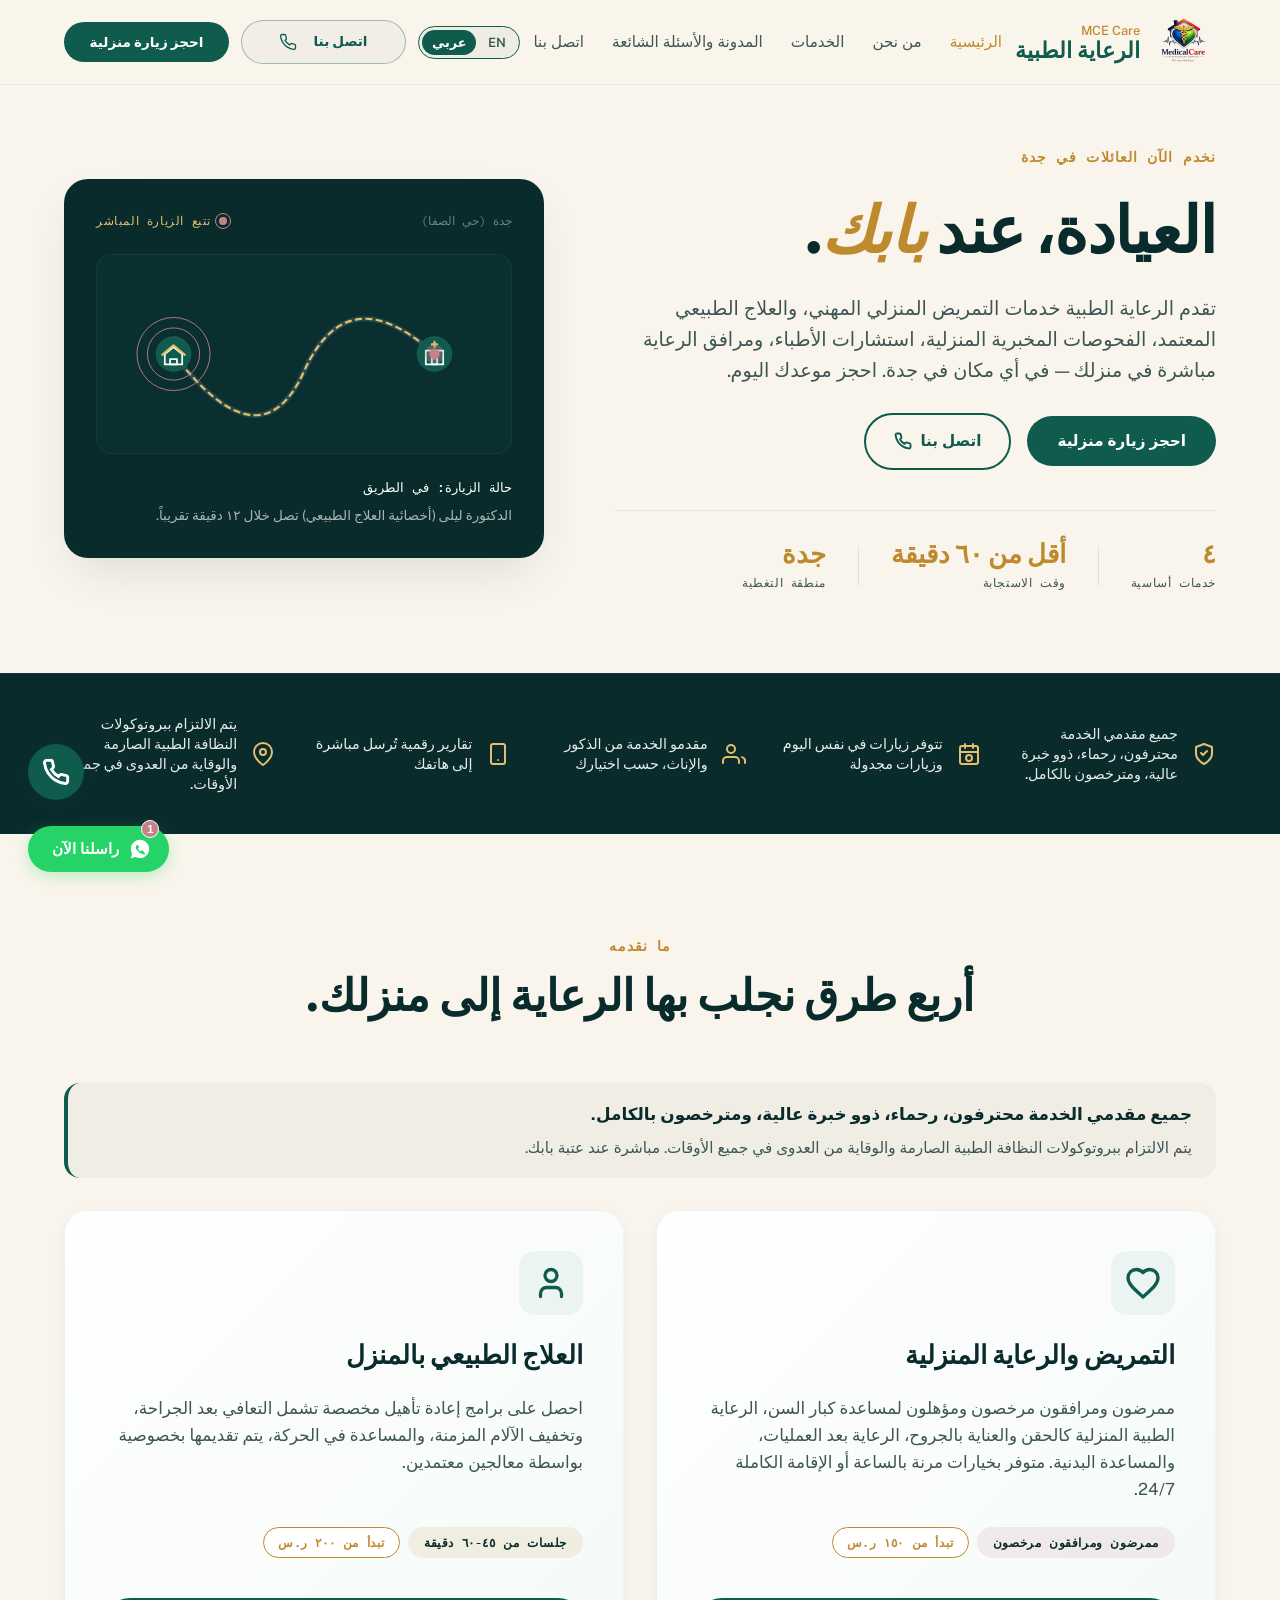
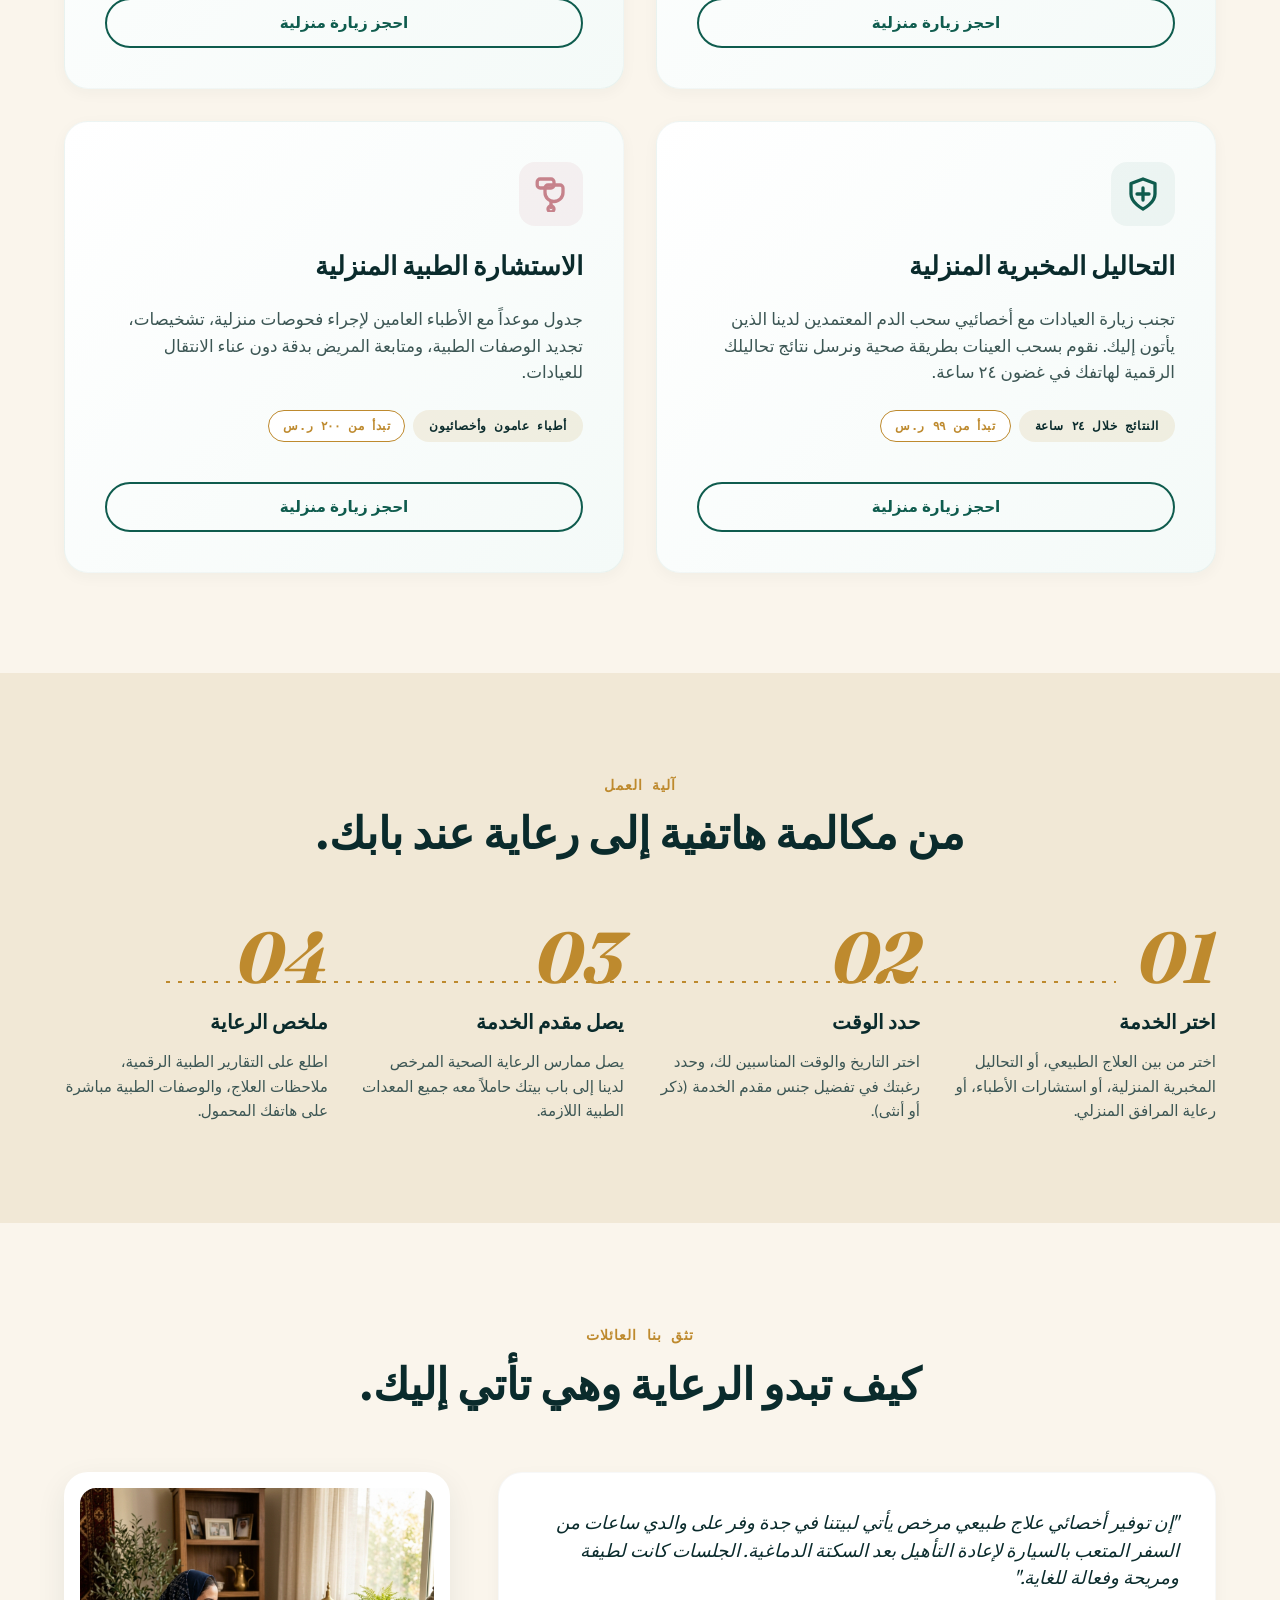
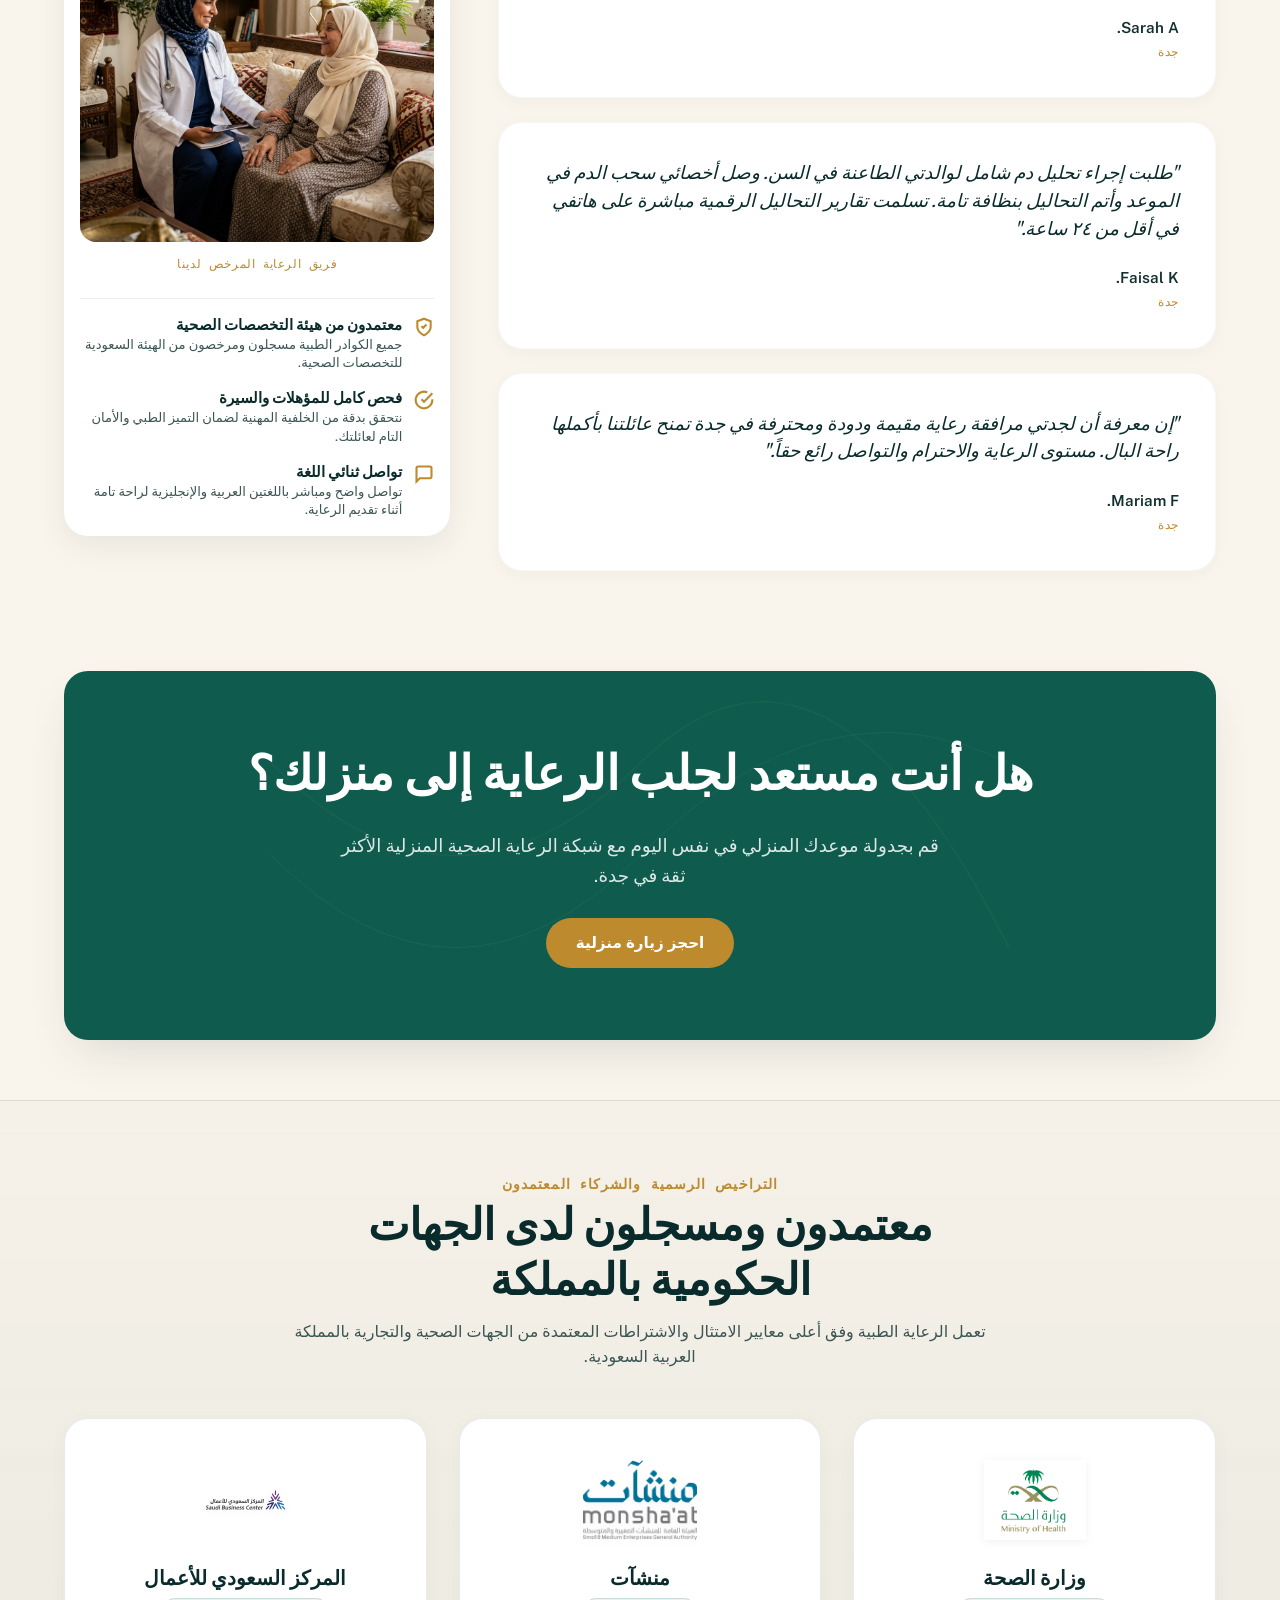
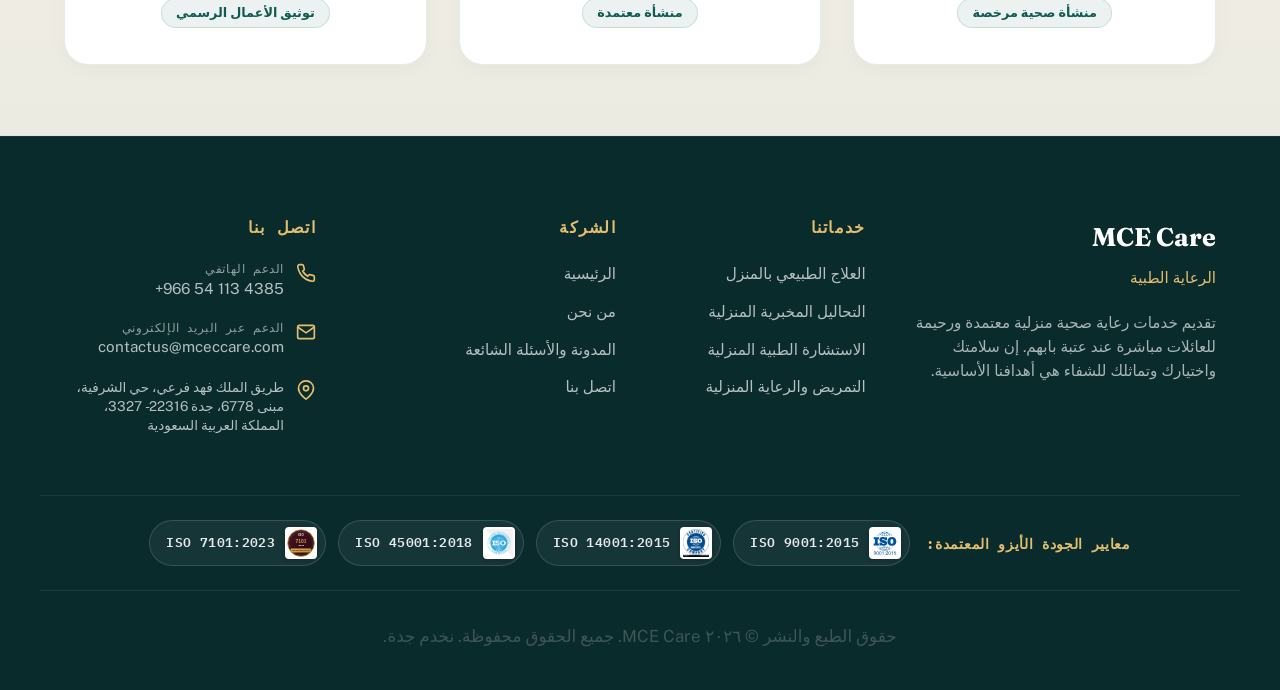
<file: index.html>
<!DOCTYPE html>
<html lang="ar" data-lang="ar" dir="rtl">
<head>
  <!-- Google tag (gtag.js) -->
  <script async src="https://www.googletagmanager.com/gtag/js?id=G-7KEHY1FRST"></script>
  <script>
    window.dataLayer = window.dataLayer || [];
    function gtag(){dataLayer.push(arguments);}
    gtag('js', new Date());

    gtag('config', 'G-7KEHY1FRST');
  </script>
  <meta charset="UTF-8">
  <meta name="viewport" content="width=device-width, initial-scale=1.0">
  
  <!-- Basic SEO -->
  <title>MCE Care | Home Healthcare Services Jeddah Saudi Arabia</title>
  <meta name="description" content="MCE Care brings premium physiotherapy, home lab tests, doctor consultations, and professional caregiver services directly to your door in Jeddah, KSA. Book a home visit today.">
  <meta name="keywords" content="home healthcare jeddah, physiotherapy at home jeddah, home lab tests jeddah, home doctor jeddah, caregiver jeddah, MCE Care saudi arabia">
  <meta name="author" content="MCE Care">

    <!-- Technical & Crawlability Canonical & Hreflang Tags -->
  <link rel="canonical" href="https://www.mceccare.com/">
  <link rel="alternate" hreflang="ar" href="https://www.mceccare.com/" />
  <link rel="alternate" hreflang="en" href="https://www.mceccare.com/" />
  <link rel="alternate" hreflang="x-default" href="https://www.mceccare.com/" />

  <!-- Inline Script to Prevent FOUC (Language/RTL setup) -->
  <script>
    (function() {
      const savedLang = localStorage.getItem('preferred-lang') || 'ar';
      document.documentElement.setAttribute('lang', savedLang);
      document.documentElement.setAttribute('data-lang', savedLang);
      document.documentElement.setAttribute('dir', savedLang === 'ar' ? 'rtl' : 'ltr');
    })();
  </script>

  <!-- Favicon -->
  <link rel="icon" type="image/png" href="Public/fav.png">

  <!-- Google Fonts -->
  <link rel="preconnect" href="https://fonts.googleapis.com">
  <link rel="preconnect" href="https://fonts.gstatic.com" crossorigin>
  <link href="https://fonts.googleapis.com/css2?family=Fraunces:ital,opsz,wght@0,9..144,400..700;1,9..144,400..700&family=IBM+Plex+Mono:wght@400;500;600&family=Public+Sans:ital,wght@0,300..900;1,300..900&display=swap" rel="stylesheet">

  <!-- Stylesheet -->
  <link rel="stylesheet" href="css/style.css?v=2">
</head>
<body>

  <!-- Preloader Screen -->
  <div id="preloader" aria-label="Loading Website" role="status" aria-live="polite">
    <div class="preloader-content">
      <img src="Public/presentlogo.png" alt="MCE Care Logo" class="preloader-logo">
      <div class="preloader-spinner-container">
        <div class="preloader-spinner"></div>
      </div>
    </div>
  </div>

  <!-- STYLED HEADER -->
  <header class="header" role="banner">
    <div class="container header-container">
      <a href="index.html" class="logo" aria-label="MCE Care Home Page">
        <img src="Public/presentlogo.png" alt="MCE Care Logo" class="logo-img">
        <span class="logo-text">
          <span class="logo-text-en">MCE Care</span>
          <span class="logo-arabic">الرعاية الطبية</span>
        </span>
      </a>

      <nav class="nav-desktop" role="navigation" aria-label="Desktop Navigation">
        <a href="index.html" class="nav-link" data-i18n="nav_home">Home</a>
        <a href="about.html" class="nav-link" data-i18n="nav_about">About Us</a>
        <a href="services.html" class="nav-link" data-i18n="nav_services">Services</a>
        <a href="blogs.html" class="nav-link" data-i18n="nav_blogs">Blogs & FAQ</a>
        <a href="contact.html" class="nav-link" data-i18n="nav_contact">Contact Us</a>
      </nav>

      <div class="header-actions-group">
        <div class="lang-toggle-pill" role="group" aria-label="Language selection">
          <button id="lang-btn-en" class="lang-toggle-btn" aria-label="Switch to English">EN</button>
          <button id="lang-btn-ar" class="lang-toggle-btn active" aria-label="Switch to Arabic">عربي</button>
        </div>
        <a href="tel:+966541134385" class="btn btn-secondary header-cta-phone" aria-label="Call support line">
          <svg width="18" height="18" viewBox="0 0 24 24" fill="none" stroke="currentColor" stroke-width="1.75" style="display:inline-block; vertical-align: middle; margin-inline-end: 8px;">
            <path d="M22 16.92v3a2 2 0 0 1-2.18 2 19.79 19.79 0 0 1-8.63-3.07 19.5 19.5 0 0 1-6-6 19.79 19.79 0 0 1-3.07-8.67A2 2 0 0 1 4.11 2h3a2 2 0 0 1 2 1.72 12.84 12.84 0 0 0 .7 2.81 2 2 0 0 1-.45 2.11L8.09 9.91a16 16 0 0 0 6 6l1.27-1.27a2 2 0 0 1 2.11-.45 12.84 12.84 0 0 0 2.81.7A2 2 0 0 1 22 16.92z"/>
          </svg>
          <span data-i18n="btn_call">Call Us</span>
        </a>
        <button class="btn btn-primary header-cta open-modal-btn" data-i18n="btn_book">Book Now</button>
        <button id="nav-toggle-btn" class="nav-toggle" aria-expanded="false" aria-controls="mobile-menu" aria-label="Open navigation menu">
          <svg viewBox="0 0 24 24" fill="none" stroke="currentColor" stroke-width="2.5"><path d="M4 6h16M4 12h16M4 18h16"></path></svg>
        </button>
      </div>
    </div>
  </header>

  <!-- Mobile Overlay Navigation -->
  <div class="nav-mobile-overlay" id="mobile-menu" aria-hidden="true" role="dialog" aria-modal="true" aria-label="Mobile Navigation Menu">
    <button id="nav-close-btn" class="nav-mobile-close" aria-label="Close navigation menu">
      <svg fill="none" stroke="currentColor" viewBox="0 0 24 24" xmlns="http://www.w3.org/2000/svg">
        <path stroke-linecap="round" stroke-linejoin="round" stroke-width="2.5" d="M6 18L18 6M6 6l12 12"></path>
      </svg>
    </button>
    <a href="index.html" class="nav-link mobile-nav-item" data-i18n="nav_home">Home</a>
    <a href="about.html" class="nav-link mobile-nav-item" data-i18n="nav_about">About Us</a>
    <a href="services.html" class="nav-link mobile-nav-item" data-i18n="nav_services">Services</a>
    <a href="blogs.html" class="nav-link mobile-nav-item" data-i18n="nav_blogs">Blogs & FAQ</a>
    <a href="contact.html" class="nav-link mobile-nav-item" data-i18n="nav_contact">Contact Us</a>
    <button class="btn btn-primary open-modal-btn mobile-nav-item" style="width: 100%; max-width: 280px; margin-top: 16px;" data-i18n="btn_book">Book Now</button>
  </div>

  <main role="main">
    
    <!-- HERO SECTION -->
    <section id="hero" class="container hero-grid">
      <div class="hero-content">
        <span class="hero-eyebrow" data-i18n="hero_eyebrow">Serving Families Across Jeddah</span>
        <h1 class="hero-title" data-i18n-html="hero_title">The clinic, at <em>your</em> door.</h1>
        <p class="hero-subhead" data-i18n="hero_subhead">
          MCE Care brings certified physiotherapy, home lab tests, doctor consultations, and professional caretaker services directly to your door in Jeddah. Book your home visit today.
        </p>
        <div class="hero-actions">
          <button class="btn btn-primary open-modal-btn" data-i18n="btn_book">Book a home visit &rarr;</button>
          <a href="tel:+966541134385" class="btn btn-secondary" style="display: inline-flex; align-items: center; gap: 8px;">
            <svg width="18" height="18" viewBox="0 0 24 24" fill="none" stroke="currentColor" stroke-width="2.5" stroke-linecap="round" stroke-linejoin="round">
              <path d="M22 16.92v3a2 2 0 0 1-2.18 2 19.79 19.79 0 0 1-8.63-3.07 19.5 19.5 0 0 1-6-6 19.79 19.79 0 0 1-3.07-8.67A2 2 0 0 1 4.11 2h3a2 2 0 0 1 2 1.72 12.84 12.84 0 0 0 .7 2.81 2 2 0 0 1-.45 2.11L8.09 9.91a16 16 0 0 0 6 6l1.27-1.27a2 2 0 0 1 2.11-.45 12.84 12.84 0 0 0 2.81.7A2 2 0 0 1 22 16.92z"/>
            </svg>
            <span data-i18n="btn_call">Call Us</span>
          </a>
        </div>
        <div class="hero-stats">
          <div class="stat-item">
            <span class="stat-num" data-i18n="hero_stat_services_num">4</span>
            <span class="stat-label" data-i18n="hero_stat_services_lbl">Core services</span>
          </div>
          <div class="stat-divider" aria-hidden="true"></div>
          <div class="stat-item">
            <span class="stat-num" data-i18n="hero_stat_arrival_num">Under 60 Mins</span>
            <span class="stat-label" data-i18n="hero_stat_arrival_lbl">Response Time</span>
          </div>
          <div class="stat-divider" aria-hidden="true"></div>
          <div class="stat-item">
            <span class="stat-num" data-i18n="hero_stat_cities_num">Jeddah</span>
            <span class="stat-label" data-i18n="hero_stat_cities_lbl">Coverage Area</span>
          </div>
        </div>
      </div>

      <!-- Signature live tracking graphic -->
      <div class="tracking-card">
        <div class="tracking-card-header">
          <div class="tracking-badge">
            <span class="tracking-dot" aria-hidden="true"></span>
            <span data-i18n="tracking_title">LIVE VISIT TRACKING</span>
          </div>
          <span class="tracking-city" data-i18n="tracking_city">Jeddah (Al Sharafeyah)</span>
        </div>
        <div class="tracking-svg-container">
          <svg id="tracking-svg" width="100%" height="100%" viewBox="0 0 420 200" fill="none" xmlns="http://www.w3.org/2000/svg">
            <path d="M 60 100 Q 160 10, 210 120 T 360 100" stroke="rgba(255, 255, 255, 0.12)" stroke-width="6" stroke-linecap="round" stroke-linejoin="round"/>
            <path d="M 60 100 Q 160 10, 210 120 T 360 100" stroke="var(--gold-light)" stroke-width="2.5" stroke-dasharray="6 6" stroke-linecap="round" stroke-linejoin="round"/>

            <g transform="translate(40, 80)">
              <circle cx="20" cy="20" r="20" fill="var(--teal)" stroke="rgba(255, 255, 255, 0.1)" stroke-width="1"/>
              <path d="M 10 32 L 10 16 L 30 16 L 30 32 Z" stroke="var(--white)" stroke-width="2" stroke-linejoin="round"/>
              <path d="M 17 32 L 17 25 L 23 25 L 23 32 Z" stroke="var(--white)" stroke-width="2" stroke-linejoin="round"/>
              <path d="M 20 6 V 12 M 17 9 H 23" stroke="var(--gold-light)" stroke-width="2.5" stroke-linecap="round"/>
            </g>
            
            <g>
              <circle cx="360" cy="100" r="18" stroke="var(--rose)" stroke-width="1.5" class="pulse-ring" fill="none"/>
              <circle cx="360" cy="100" r="30" stroke="var(--rose)" stroke-width="1" class="pulse-ring" fill="none" style="animation-delay: 1s;"/>
              <circle cx="360" cy="100" r="42" stroke="var(--rose)" stroke-width="1" class="pulse-ring" fill="none" style="animation-delay: 2s;"/>
              
              <g transform="translate(340, 80)">
                <circle cx="20" cy="20" r="20" fill="var(--teal)" stroke="rgba(255, 255, 255, 0.1)" stroke-width="1"/>
                <path d="M 10 32 L 10 20 L 20 12 L 30 20 L 30 32 Z" stroke="var(--white)" stroke-width="2" stroke-linejoin="round"/>
                <path d="M 16 32 L 16 26 L 24 26 L 24 32 Z" stroke="var(--white)" stroke-width="2" stroke-linejoin="round"/>
                <path d="M 7 21 L 20 10 L 33 21" stroke="var(--gold-light)" stroke-width="2.5" stroke-linecap="round" stroke-linejoin="round"/>
              </g>
            </g>

            <circle cx="0" cy="0" r="11" fill="var(--rose)" opacity="0.35" class="moving-provider-glow"/>
            <circle cx="0" cy="0" r="6" fill="var(--rose)" class="moving-provider-dot"/>
          </svg>
        </div>
        <div class="tracking-card-footer">
          <span class="tracking-status-title" data-i18n="tracking_status">Visit Status: En Route</span>
          <span class="tracking-status-desc" data-i18n="tracking_desc">Dr. Layla (Physiotherapist) is arriving in approximately 12 minutes.</span>
        </div>
      </div>
    </section>

    <!-- TRUST STRIP -->
    <section class="trust-strip">
      <div class="container trust-container">
        <div class="trust-item">
          <div class="trust-icon-wrapper" aria-hidden="true">
            <svg width="24" height="24" viewBox="0 0 24 24" fill="none" stroke="currentColor" stroke-width="2" stroke-linecap="round" stroke-linejoin="round">
              <path d="M12 22s8-4 8-10V5l-8-3-8 3v7c0 6 8 10 8 10z"/>
              <path d="m9 11 2 2 4-4"/>
            </svg>
          </div>
          <span class="trust-text" data-i18n="trust_1">All providers are professional, compassionate, well-experienced, and fully licensed.</span>
        </div>

        <div class="trust-item">
          <div class="trust-icon-wrapper" aria-hidden="true">
            <svg width="24" height="24" viewBox="0 0 24 24" fill="none" stroke="currentColor" stroke-width="2" stroke-linecap="round" stroke-linejoin="round">
              <rect x="3" y="4" width="18" height="18" rx="2" ry="2"/>
              <line x1="16" y1="2" x2="16" y2="6"/>
              <line x1="8" y1="2" x2="8" y2="6"/>
              <line x1="3" y1="10" x2="21" y2="10"/>
              <circle cx="12" cy="16" r="3"/>
            </svg>
          </div>
          <span class="trust-text" data-i18n="trust_2">Same-day and scheduled visits available</span>
        </div>

        <div class="trust-item">
          <div class="trust-icon-wrapper" aria-hidden="true">
            <svg width="24" height="24" viewBox="0 0 24 24" fill="none" stroke="currentColor" stroke-width="2" stroke-linecap="round" stroke-linejoin="round">
              <path d="M17 21v-2a4 4 0 0 0-4-4H5a4 4 0 0 0-4 4v2"/>
              <circle cx="9" cy="7" r="4"/>
              <path d="M23 21v-2a4 4 0 0 0-3-3.87"/>
            </svg>
          </div>
          <span class="trust-text" data-i18n="trust_3">Male and female providers, your choice</span>
        </div>

        <div class="trust-item">
          <div class="trust-icon-wrapper" aria-hidden="true">
            <svg width="24" height="24" viewBox="0 0 24 24" fill="none" stroke="currentColor" stroke-width="2" stroke-linecap="round" stroke-linejoin="round">
              <rect x="5" y="2" width="14" height="20" rx="2" ry="2"/>
              <line x1="12" y1="18" x2="12.01" y2="18"/>
            </svg>
          </div>
          <span class="trust-text" data-i18n="trust_4">Digital reports sent straight to your phone</span>
        </div>

        <div class="trust-item">
          <div class="trust-icon-wrapper" aria-hidden="true">
            <svg width="24" height="24" viewBox="0 0 24 24" fill="none" stroke="currentColor" stroke-width="2" stroke-linecap="round" stroke-linejoin="round">
              <path d="M21 10c0 7-9 13-9 13s-9-6-9-13a9 9 0 0 1 18 0z"/>
              <circle cx="12" cy="10" r="3"/>
            </svg>
          </div>
          <span class="trust-text" data-i18n="trust_5">Strict medical hygiene and infection prevention protocols are adhered to at all times.</span>
        </div>
      </div>
    </section>

    <!-- SERVICES GRID SECTION -->
    <section id="services" class="container section-padding reveal">
      <div class="section-header">
        <span class="section-eyebrow" data-i18n="services_eyebrow">What we offer</span>
        <h2 class="section-title" data-i18n="services_title">Four ways we bring care home.</h2>
      </div>

      <!-- SERVICE QUALITY & SAFETY ASSURANCE -->
      <div class="services-assurance-bar" style="background: rgba(15, 61, 62, 0.04); border-left: 4px solid var(--teal); padding: 18px 24px; border-radius: var(--radius-md); margin-bottom: 32px; display: flex; flex-direction: column; gap: 8px;">
        <p style="font-weight: 700; color: var(--teal-deep); margin: 0; font-size: 1.05rem;" data-i18n="services_guarantee_1">All providers are professional, compassionate, well-experienced, and fully licensed.</p>
        <p style="font-size: 0.95rem; color: var(--ink-soft); margin: 0;" data-i18n="services_guarantee_2">Strict medical hygiene and infection prevention protocols are adhered to at all times. Delivered directly at your doorstep.</p>
      </div>
      
      <div class="services-grid">
        <div class="service-card stagger-item">
          <div class="service-icon-container" aria-hidden="true">
            <svg width="36" height="36" viewBox="0 0 24 24" fill="none" stroke="currentColor" stroke-width="2.2" stroke-linecap="round" stroke-linejoin="round">
              <path d="M12 21.35l-1.45-1.32C5.4 15.36 2 12.28 2 8.5 2 5.42 4.42 3 7.5 3c1.74 0 3.41.81 4.5 2.09C13.09 3.81 14.76 3 16.5 3 19.58 3 22 5.42 22 8.5c0 3.78-3.4 6.86-8.55 11.54L12 21.35z"/>
            </svg>
          </div>
          <h3 class="service-card-title" data-i18n="service_4_title">Home Caretaker</h3>
          <p class="service-desc" data-i18n="service_4_desc">
            Access compassionate, background-checked caretakers specialized in long-term elderly assistance, post-operative care, and daily physical support. Plans are flexible, offering both hourly and 24/7 live-in options.
          </p>
          <div class="service-badges">
            <span class="badge-rose" data-i18n="service_4_badge">Hourly or Live-In</span>
            <span class="badge-price" data-i18n="price_caregiver">From 150 SAR</span>
          </div>
          <button class="btn btn-secondary open-modal-btn" style="margin-top: 16px; width: 100%;" data-whatsapp-service="Home Caregiver" data-i18n="btn_book">Book Now</button>
        </div>

        <div class="service-card stagger-item">
          <div class="service-icon-container" aria-hidden="true">
            <svg width="36" height="36" viewBox="0 0 24 24" fill="none" stroke="currentColor" stroke-width="2.2" stroke-linecap="round" stroke-linejoin="round">
              <path d="M19 21v-2a4 4 0 0 0-4-4H9a4 4 0 0 0-4 4v2"/>
              <circle cx="12" cy="7" r="4"/>
            </svg>
          </div>
          <h3 class="service-card-title" data-i18n="service_1_title">Physiotherapy at Home</h3>
          <p class="service-desc" data-i18n="service_1_desc">
            Receive custom recovery support including post-surgery rehabilitation, chronic pain relief, and intensive mobility therapy. Every session is conducted in the comfort and privacy of your own home by certified therapists.
          </p>
          <div class="service-badges">
            <span class="badge-gold" data-i18n="service_1_badge">45–60 Min Sessions</span>
            <span class="badge-price" data-i18n="price_physio">From 200 SAR</span>
          </div>
          <button class="btn btn-secondary open-modal-btn" style="margin-top: 16px; width: 100%;" data-whatsapp-service="Physiotherapy" data-i18n="btn_book">Book Now</button>
        </div>

        <div class="service-card stagger-item">
          <div class="service-icon-container" aria-hidden="true">
            <svg width="36" height="36" viewBox="0 0 24 24" fill="none" stroke="currentColor" stroke-width="2.2" stroke-linecap="round" stroke-linejoin="round">
              <path d="M12 22s8-4 8-10V5l-8-3-8 3v7c0 6 8 10 8 10z"/>
              <path d="M12 8v8"/>
              <path d="M8 12h8"/>
            </svg>
          </div>
          <h3 class="service-card-title" data-i18n="service_2_title">Home Lab Tests</h3>
          <p class="service-desc" data-i18n="service_2_desc">
            Avoid clinics with our certified phlebotomists who travel to you. We perform sanitary sample collections for clinical diagnostics and deliver secure, digital test reports straight to your phone within 24 hours.
          </p>
          <div class="service-badges">
            <span class="badge-gold" data-i18n="service_2_badge">Results in 24 Hours</span>
            <span class="badge-price" data-i18n="price_lab">From 99 SAR</span>
          </div>
          <button class="btn btn-secondary open-modal-btn" style="margin-top: 16px; width: 100%;" data-whatsapp-service="Home Lab Tests" data-i18n="btn_book">Book Now</button>
        </div>

        <div class="service-card stagger-item">
          <div class="service-icon-container" aria-hidden="true">
            <svg width="36" height="36" viewBox="0 0 24 24" fill="none" stroke="currentColor" stroke-width="2.2" stroke-linecap="round" stroke-linejoin="round">
              <path d="M4.8 8H12a2 2 0 0 0 2-2V4a2 2 0 0 0-2-2H4.8a2 2 0 0 0-2 2v2a2 2 0 0 0 2 2z"/>
              <path d="M14 6h4a2 2 0 0 1 2 2v3a6 6 0 0 1-12 0v-3a2 2 0 0 1 2-2h4"/>
              <path d="M12 17v4"/>
              <circle cx="12" cy="22" r="2"/>
            </svg>
          </div>
          <h3 class="service-card-title" data-i18n="service_3_title">Home Consultation</h3>
          <p class="service-desc" data-i18n="service_3_desc">
            Schedule experienced general practitioners and specialists for at-home check-ups, diagnostic examinations, prescription updates, and thorough patient follow-ups to avoid unnecessary trips to the hospital.
          </p>
          <div class="service-badges">
            <span class="badge-gold" data-i18n="service_3_badge">GPs & Specialists</span>
            <span class="badge-price" data-i18n="price_consultation">From 200 SAR</span>
          </div>
          <button class="btn btn-secondary open-modal-btn" style="margin-top: 16px; width: 100%;" data-whatsapp-service="Home Consultation" data-i18n="btn_book">Book Now</button>
        </div>
      </div>
    </section>

    <!-- HOW IT WORKS SECTION -->
    <section id="how" class="how-section section-padding reveal">
      <div class="container">
        <div class="section-header">
          <span class="section-eyebrow" data-i18n="how_eyebrow">The process</span>
          <h2 class="section-title" data-i18n="how_title">From a phone call to care at your door.</h2>
        </div>

        <div class="process-timeline">
          <div class="process-step stagger-item">
            <span class="process-num">01</span>
            <h3 class="process-step-title" data-i18n="how_step1_title">Choose a service</h3>
            <p class="process-step-desc" data-i18n="how_step1_desc">Select from physiotherapy, home laboratory diagnostics, doctor consultations, or caretaker support.</p>
          </div>

          <div class="process-step stagger-item">
            <span class="process-num">02</span>
            <h3 class="process-step-title" data-i18n="how_step2_title">Pick a time</h3>
            <p class="process-step-desc" data-i18n="how_step2_desc">Choose a convenient date and slot, and indicate your preference for a male or female provider.</p>
          </div>

          <div class="process-step stagger-item">
            <span class="process-num">03</span>
            <h3 class="process-step-title" data-i18n="how_step3_title">Provider arrives</h3>
            <p class="process-step-desc" data-i18n="how_step3_desc">Our fully licensed healthcare practitioner arrives at your door with all necessary equipment in hand.</p>
          </div>

          <div class="process-step stagger-item">
            <span class="process-num">04</span>
            <h3 class="process-step-title" data-i18n="how_step4_title">Care summary</h3>
            <p class="process-step-desc" data-i18n="how_step4_desc">Access digital medical reports, treatment notes, and physician prescriptions straight on your phone.</p>
          </div>
        </div>
      </div>
    </section>

    <!-- WHY US / TESTIMONIALS SECTION -->
    <section id="why" class="container section-padding reveal">
      <div class="section-header">
        <span class="section-eyebrow" data-i18n="why_eyebrow">Families trust us</span>
        <h2 class="section-title" data-i18n="why_title">What it feels like to have care come to you.</h2>
      </div>

      <div class="why-split-container">
        <div class="testimonials-grid">
          <div class="testimonial-card stagger-item">
            <p class="testimonial-quote" data-i18n="why_quote1">
              "Having a licensed physical therapist travel to our home in Jeddah saved my father hours of painful car travel for his post-stroke rehabilitation. The therapy sessions were gentle, reassuring, and highly effective."
            </p>
            <div class="testimonial-author">
              <span class="author-name">Sarah A.</span>
              <span class="author-location" data-i18n="Jeddah">Jeddah</span>
            </div>
          </div>

          <div class="testimonial-card stagger-item">
            <p class="testimonial-quote" data-i18n="why_quote2">
              "I requested complete blood work diagnostic testing for my elderly mother. The phlebotomist arrived prompt and completed the tests cleanly. Her digital lab results were delivered straight to my phone in under 24 hours."
            </p>
            <div class="testimonial-author">
              <span class="author-name">Faisal K.</span>
              <span class="author-location" data-i18n="Jeddah">Jeddah</span>
            </div>
          </div>

          <div class="testimonial-card stagger-item">
            <p class="testimonial-quote" data-i18n="why_quote3">
              "Knowing my grandmother has a compassionate, professional live-in caretaker in Jeddah gives our whole family peace of mind. The level of care, respect, and communication has been outstanding."
            </p>
            <div class="testimonial-author">
              <span class="author-name">Mariam F.</span>
              <span class="author-location" data-i18n="Jeddah">Jeddah</span>
            </div>
          </div>
        </div>

        <div class="photo-frame stagger-item">
          <img src="Public/verified_staff_care.png" alt="Licensed medical provider visiting home" loading="lazy">
          <span class="photo-caption" data-i18n="why_team_caption">Our licensed care team</span>
          <div class="photo-frame-highlights">
            <div class="highlight-item">
              <svg class="highlight-icon" width="20" height="20" viewBox="0 0 24 24" fill="none" stroke="var(--gold)" stroke-width="2.5"><path d="M12 22s8-4 8-10V5l-8-3-8 3v7c0 6 8 10 8 10z"/><path d="m9 11 2 2 4-4"/></svg>
              <div>
                <h4 class="highlight-title" data-i18n="why_high_1_title">SCFHS Certified</h4>
                <p class="highlight-text" data-i18n="why_high_1_desc">All medical professionals are registered with the Saudi Commission for Health Specialties.</p>
              </div>
            </div>
            <div class="highlight-item">
              <svg class="highlight-icon" width="20" height="20" viewBox="0 0 24 24" fill="none" stroke="var(--gold)" stroke-width="2.5"><path d="M22 11.08V12a10 10 0 1 1-5.93-9.14"/><polyline points="22 4 12 14.01 9 11.01"/></svg>
              <div>
                <h4 class="highlight-title" data-i18n="why_high_2_title">100% Background Checked</h4>
                <p class="highlight-text" data-i18n="why_high_2_desc">Rigorous vetting ensures clinical excellence and complete family safety.</p>
              </div>
            </div>
            <div class="highlight-item">
              <svg class="highlight-icon" width="20" height="20" viewBox="0 0 24 24" fill="none" stroke="var(--gold)" stroke-width="2.5"><path d="M21 15a2 2 0 0 1-2 2H7l-4 4V5a2 2 0 0 1 2-2h14a2 2 0 0 1 2 2z"/></svg>
              <div>
                <h4 class="highlight-title" data-i18n="why_high_3_title">Bilingual Support</h4>
                <p class="highlight-text" data-i18n="why_high_3_desc">Clear, direct communication in both Arabic and English during visits.</p>
              </div>
            </div>
          </div>
        </div>
      </div>
    </section>

    <!-- CTA BANNER -->
    <section class="container" style="padding-bottom: 60px;">
      <div class="cta-banner reveal">
        <svg class="cta-bg-pattern" width="100%" height="100%" viewBox="0 0 800 400" fill="none" xmlns="http://www.w3.org/2000/svg">
          <path d="M 0 100 Q 200 300, 400 100 T 800 300" stroke="var(--gold-light)" stroke-width="1.5" stroke-linecap="round"/>
          <path d="M 0 200 Q 200 400, 400 200 T 800 100" stroke="var(--white)" stroke-width="1" stroke-linecap="round"/>
        </svg>
        <h2 class="cta-title" data-i18n="cta_title">Ready to bring care home?</h2>
        <p class="cta-desc" data-i18n="cta_desc">
          Schedule your same-day home appointment with Riyadh, Jeddah, and Dammam's most trusted home healthcare network.
        </p>
        <div class="cta-btn-wrapper">
          <button class="btn btn-gold open-modal-btn" data-i18n="btn_book">Book a home visit &rarr;</button>
        </div>
      </div>
    </section>

    <!-- OFFICIAL ACCREDITATIONS & PARTNERS LOGOS -->
    <section class="accreditations-section section-padding reveal">
      <div class="container">
        <div class="accreditations-header">
          <span class="section-eyebrow" data-i18n="accreditation_eyebrow">Official Licensing & Strategic Partners</span>
          <h2 class="section-title" data-i18n="accreditation_title">Accredited & Recognized by Saudi Authorities</h2>
          <p class="accreditations-subhead" data-i18n="accreditation_desc">
            MCE Care operates under strict compliance with Saudi health regulations, commercial standards, and business governance.
          </p>
        </div>
        <div class="accreditations-grid">
          <div class="accreditation-card stagger-item">
            <div class="accreditation-logo-wrapper">
              <img src="Public/logo/moh.png" alt="Ministry of Health Logo" class="accreditation-logo" loading="lazy">
            </div>
            <h3 class="accreditation-name" data-i18n="logo_moh_title">Ministry of Health</h3>
            <span class="accreditation-badge" data-i18n="badge_moh">Licensed Care Provider</span>
          </div>

          <div class="accreditation-card stagger-item">
            <div class="accreditation-logo-wrapper">
              <img src="Public/logo/monshaat.webp" alt="Monsha'at Logo" class="accreditation-logo" loading="lazy">
            </div>
            <h3 class="accreditation-name" data-i18n="logo_monshaat_title">Monsha'at</h3>
            <span class="accreditation-badge" data-i18n="badge_monshaat">Verified Enterprise</span>
          </div>

          <div class="accreditation-card stagger-item">
            <div class="accreditation-logo-wrapper">
              <img src="Public/logo/SBC.svg" alt="Saudi Business Center Logo" class="accreditation-logo" loading="lazy">
            </div>
            <h3 class="accreditation-name" data-i18n="logo_sbc_title">Saudi Business Center</h3>
            <span class="accreditation-badge" data-i18n="badge_sbc">Certified Business</span>
          </div>
        </div>
      </div>
    </section>

  </main>

  <!-- STYLED FOOTER -->
  <footer class="footer" role="contentinfo">
    <div class="container footer-grid">
      <div class="footer-col">
        <div class="footer-logo">
          <span class="footer-logo-text">MCE Care</span>
          <span class="footer-logo-arabic">الرعاية الطبية</span>
        </div>
        <p class="footer-blurb" data-i18n="footer_blurb">Providing families with certified and compassionate home healthcare services directly at your doorstep. Your health, safety, and recovery are our primary goals.</p>
      </div>
      <div class="footer-col">
        <h3 class="footer-col-title" data-i18n="footer_title_services">Our Services</h3>
        <ul class="footer-links">
          <li><a href="services.html" class="footer-link" data-i18n="service_1_title">Physiotherapy at Home</a></li>
          <li><a href="services.html" class="footer-link" data-i18n="service_2_title">Home Lab Tests</a></li>
          <li><a href="services.html" class="footer-link" data-i18n="service_3_title">Home Consultation</a></li>
          <li><a href="services.html" class="footer-link" data-i18n="service_4_title">Home Caretaker</a></li>
        </ul>
      </div>
      <div class="footer-col">
        <h3 class="footer-col-title" data-i18n="footer_title_company">Company</h3>
        <ul class="footer-links">
          <li><a href="index.html" class="footer-link" data-i18n="nav_home">Home</a></li>
          <li><a href="about.html" class="footer-link" data-i18n="nav_about">About Us</a></li>
          <li><a href="blogs.html" class="footer-link" data-i18n="nav_blogs">Blogs & FAQ</a></li>
          <li><a href="contact.html" class="footer-link" data-i18n="nav_contact">Contact Us</a></li>
        </ul>
      </div>
      <div class="footer-col">
        <h3 class="footer-col-title" data-i18n="footer_title_contact">Contact Us</h3>
        <div class="footer-contact-item">
          <svg class="footer-contact-icon" width="20" height="20" viewBox="0 0 24 24" fill="none" stroke="currentColor" stroke-width="2" aria-hidden="true"><path d="M22 16.92v3a2 2 0 0 1-2.18 2 19.79 19.79 0 0 1-8.63-3.07 19.5 19.5 0 0 1-6-6 19.79 19.79 0 0 1-3.07-8.67A2 2 0 0 1 4.11 2h3a2 2 0 0 1 2 1.72 12.84 12.84 0 0 0 .7 2.81 2 2 0 0 1-.45 2.11L8.09 9.91a16 16 0 0 0 6 6l1.27-1.27a2 2 0 0 1 2.11-.45 12.84 12.84 0 0 0 2.81.7A2 2 0 0 1 22 16.92z"/></svg>
          <div>
            <div class="stat-label" data-i18n="footer_phone_lbl">Phone Support</div>
            <a href="tel:+966541134385" class="phone-number">+966 54 113 4385</a>
          </div>
        </div>
        <div class="footer-contact-item">
          <svg class="footer-contact-icon" width="20" height="20" viewBox="0 0 24 24" fill="none" stroke="currentColor" stroke-width="2" aria-hidden="true"><path d="M4 4h16c1.1 0 2 .9 2 2v12c0 1.1-.9 2-2 2H4c-1.1 0-2-.9-2-2V6c0-1.1.9-2 2-2z"/><polyline points="22,6 12,13 2,6"/></svg>
          <div>
            <div class="stat-label" data-i18n="footer_email_lbl">Email Support</div>
             <a href="mailto:contactus@mceccare.com">contactus@mceccare.com</a>
          </div>
        </div>
        <div class="footer-contact-item">
          <svg class="footer-contact-icon" width="20" height="20" viewBox="0 0 24 24" fill="none" stroke="currentColor" stroke-width="2" aria-hidden="true"><path d="M21 10c0 7-9 13-9 13s-9-6-9-13a9 9 0 0 1 18 0z"/><circle cx="12" cy="10" r="3"/></svg>
          <div>
            <address style="font-style: normal; font-size: 0.85rem;" data-i18n="footer_address">
              Building 6778, King Fahad Branch Rd, Ash Sharafiyah Dist., Jeddah 22316 - 3327, Kingdom of Saudi Arabia
            </address>
          </div>
        </div>
      </div>
    </div>
    <div class="container footer-iso-bar">
      <span class="footer-iso-label" data-i18n="footer_iso_title">ISO Certified Standards:</span>
      <div class="footer-iso-badges">
        <div class="iso-badge-pill" title="ISO 9001:2015 Quality Management System">
          <img src="Public/logo/iso-9001.svg" alt="ISO 9001:2015 Logo" class="iso-badge-img" loading="lazy">
          <span class="iso-num">ISO 9001:2015</span>
        </div>
        <div class="iso-badge-pill" title="ISO 14001:2015 Environmental Management System">
          <img src="Public/logo/14001.jfif" alt="ISO 14001:2015 Logo" class="iso-badge-img" loading="lazy">
          <span class="iso-num">ISO 14001:2015</span>
        </div>
        <div class="iso-badge-pill" title="ISO 45001:2018 Occupational Health & Safety">
          <img src="Public/logo/45001.jfif" alt="ISO 45001:2018 Logo" class="iso-badge-img" loading="lazy">
          <span class="iso-num">ISO 45001:2018</span>
        </div>
        <div class="iso-badge-pill" title="ISO 7101:2023 Healthcare Quality Management">
          <img src="Public/logo/iso-7101.svg" alt="ISO 7101:2023 Logo" class="iso-badge-img" loading="lazy">
          <span class="iso-num">ISO 7101:2023</span>
        </div>
      </div>
    </div>
    <div class="container footer-bottom">
      <p data-i18n="footer_copyright">Copyright © 2026 MCE Care. All rights reserved. Serving Jeddah.</p>
    </div>
  </footer>

  <!-- STICKY MOBILE BOTTOM BAR -->
  <div class="sticky-mobile-bar" role="complementary" aria-label="Quick Actions">
    <div class="sticky-mobile-bar-container">
      <a href="#" class="btn btn-gold whatsapp-general-link" data-i18n="btn_book">Book Now</a>
      <a href="tel:+966541134385" class="btn btn-secondary" style="color:var(--white); border-color:var(--white);" data-i18n="btn_call">Call Now</a>
    </div>
  </div>

  <!-- STACKED FLOATING CTAS (Desktop only via CSS) -->
  <div class="floating-ctas-container">
    <a href="tel:+966541134385" class="call-float" aria-label="Call MCE Care support team">
      <svg width="24" height="24" viewBox="0 0 24 24" fill="none" stroke="currentColor" stroke-width="2.5"><path d="M22 16.92v3a2 2 0 0 1-2.18 2 19.79 19.79 0 0 1-8.63-3.07 19.5 19.5 0 0 1-6-6 19.79 19.79 0 0 1-3.07-8.67A2 2 0 0 1 4.11 2h3a2 2 0 0 1 2 1.72 12.84 12.84 0 0 0 .7 2.81 2 2 0 0 1-.45 2.11L8.09 9.91a16 16 0 0 0 6 6l1.27-1.27a2 2 0 0 1 2.11-.45 12.84 12.84 0 0 0 2.81.7A2 2 0 0 1 22 16.92z"/></svg>
    </a>
  </div>

  <!-- Premium WhatsApp Chat Widget -->
  <div id="whatsapp-widget" class="wa-widget-container">
    <button id="wa-widget-btn" class="wa-widget-toggle" aria-label="Open WhatsApp Chat">
      <span class="wa-widget-badge">1</span>
      <svg viewBox="0 0 24 24" fill="currentColor" width="22" height="22"><path d="M12.012 2c-5.506 0-9.988 4.482-9.988 9.988 0 1.76.458 3.473 1.332 4.988L2 22l5.176-1.357c1.467.8 3.12 1.22 4.826 1.22l.012.001c5.506 0 9.988-4.482 9.988-9.988C22 6.482 17.518 2 12.012 2zm6.262 14.281c-.256.725-1.488 1.32-2.031 1.394-.488.066-1.125.138-3.238-.737-2.693-1.116-4.431-3.86-4.569-4.043-.131-.188-1.075-1.438-1.075-2.738 0-1.306.675-1.944.919-2.2.206-.219.544-.331.875-.331.112 0 .212.006.3.012.262.012.394.031.569.45.219.525.75 1.831.812 1.962.062.131.106.281.019.456-.088.175-.162.281-.319.462-.156.181-.331.406-.475.544-.162.156-.331.325-.144.65.188.319.831 1.369 1.781 2.219.144.131.25.162.394.212.188.062.375.05.519-.012.144-.062.619-.719.787-.962.169-.244.338-.2.569-.112.231.088 1.469.694 1.719.819.25.125.419.188.481.294.063.106.063.613-.193 1.338z"/></svg>
      <span class="wa-btn-text" data-i18n="wa_chat_btn">Chat with us</span>
    </button>
    
    <div id="wa-chat-window" class="wa-chat-card">
      <div class="wa-chat-header">
        <div class="wa-chat-avatar">
          <svg viewBox="0 0 24 24" fill="none" stroke="currentColor" stroke-width="2" width="22" height="22"><path d="M16 21v-2a4 4 0 0 0-4-4H6a4 4 0 0 0-4 4v2"/><circle cx="9" cy="7" r="4"/><path d="M22 21v-2a4 4 0 0 0-3-3.87"/><path d="M16 3.13a4 4 0 0 1 0 7.75"/></svg>
          <span class="wa-online-dot"></span>
        </div>
        <div class="wa-chat-header-info">
          <div class="wa-chat-name">MCE Care Support</div>
          <div class="wa-chat-status" data-i18n="wa_online_status">Typically replies in minutes</div>
        </div>
        <button id="wa-chat-close" class="wa-chat-close-btn" aria-label="Close Chat Window">&times;</button>
      </div>
      
      <div class="wa-chat-body">
        <div class="wa-chat-bubble">
          <div class="wa-chat-sender">MCE Care Coordinator</div>
          <div class="wa-chat-message" data-i18n="wa_welcome_msg">Hello! How can we help you today with your home healthcare booking?</div>
          <div class="wa-chat-time">Just now</div>
        </div>
      </div>
      
      <div class="wa-chat-footer">
        <a href="#" class="btn btn-primary wa-start-chat-btn whatsapp-general-link">
          <svg viewBox="0 0 24 24" fill="currentColor" width="20" height="20" style="display:inline-block; margin-inline-end: 8px; vertical-align: middle;"><path d="M12.012 2c-5.506 0-9.988 4.482-9.988 9.988 0 1.76.458 3.473 1.332 4.988L2 22l5.176-1.357c1.467.8 3.12 1.22 4.826 1.22l.012.001c5.506 0 9.988-4.482 9.988-9.988C22 6.482 17.518 2 12.012 2zm6.262 14.281c-.256.725-1.488 1.32-2.031 1.394-.488.066-1.125.138-3.238-.737-2.693-1.116-4.431-3.86-4.569-4.043-.131-.188-1.075-1.438-1.075-2.738 0-1.306.675-1.944.919-2.2.206-.219.544-.331.875-.331.112 0 .212.006.3.012.262.012.394.031.569.45.219.525.75 1.831.812 1.962.062.131.106.281.019.456-.088.175-.162.281-.319.462-.156.181-.331.406-.475.544-.162.156-.331.325-.144.65.188.319.831 1.369 1.781 2.219.144.131.25.162.394.212.188.062.375.05.519-.012.144-.062.619-.719.787-.962.169-.244.338-.2.569-.112.231.088 1.469.694 1.719.819.25.125.419.188.481.294.063.106.063.613-.193 1.338z"/></svg>
          <span data-i18n="wa_start_chat">Start Chat on WhatsApp</span>
        </a>
      </div>
    </div>
  </div>

  <!-- BOOKING LEAD MODAL -->
  <div id="booking-modal" class="modal-overlay" aria-hidden="true" role="dialog" aria-modal="true" aria-labelledby="modal-title">
    <div class="modal-card" role="document">
      <button id="modal-close-btn" class="modal-close" aria-label="Close booking modal">
        <svg viewBox="0 0 24 24" fill="none" stroke="currentColor" stroke-width="2"><path d="M18 6L6 18M6 6l12 12"></path></svg>
      </button>
      <div id="modal-form-content">
        <h2 id="modal-title" class="modal-title" data-i18n="modal_title">Book a Home Visit</h2>
        <p class="modal-desc" data-i18n="modal_desc">Fill in the form to notify our medical coordinator and start your booking process.</p>
        <form id="booking-form">
          <div class="form-row">
            <div class="form-group">
              <label class="form-label" for="booking-name" data-i18n="form_name_lbl">Full Name *</label>
              <input type="text" id="booking-name" name="name" class="form-input" data-i18n="form_name_placeholder" required aria-required="true">
            </div>
            <div class="form-group">
              <label class="form-label" for="booking-phone" data-i18n="form_phone_lbl">Phone Number (Saudi Arabia) *</label>
              <input type="tel" id="booking-phone" name="phone" class="form-input" data-i18n="form_phone_placeholder" required aria-required="true">
            </div>
          </div>
          <div class="form-row">
            <div class="form-group">
              <label class="form-label" for="booking-service" data-i18n="form_service_lbl">Select Service *</label>
              <select id="booking-service" name="service" class="form-select" required aria-required="true">
                <option value="" disabled selected data-i18n="form_service_placeholder">Choose a service</option>
                <option value="Home Caregiver" data-i18n="service_4_title">Home Caregiver</option>
                <option value="Physiotherapy" data-i18n="service_1_title">Physiotherapy at Home</option>
                <option value="Home Lab Tests" data-i18n="service_2_title">Home Lab Tests</option>
                <option value="Home Consultation" data-i18n="service_3_title">Home Consultation</option>
              </select>
            </div>
            <div class="form-group">
              <label class="form-label" for="booking-gender" data-i18n="form_gender_lbl">Provider Gender Preference</label>
              <select id="booking-gender" name="gender_preference" class="form-select">
                <option value="None" data-i18n="form_gender_opt_none">No Preference</option>
                <option value="Female" data-i18n="form_gender_opt_female">Female Practitioner</option>
                <option value="Male" data-i18n="form_gender_opt_male">Male Practitioner</option>
              </select>
            </div>
          </div>
          <div class="form-row">
            <div class="form-group">
              <label class="form-label" for="booking-city" data-i18n="form_city_lbl">City *</label>
              <select id="booking-city" name="city" class="form-select" required aria-required="true">
                <option value="" disabled selected data-i18n="form_city_placeholder">Select your city</option>
                <option value="Jeddah" data-i18n="Jeddah">Jeddah</option>
              </select>
            </div>
            <div class="form-group">
              <label class="form-label" for="booking-date" data-i18n="form_date_lbl">Preferred Date</label>
              <input type="date" id="booking-date" name="preferred_date" class="form-input">
            </div>
          </div>
          <div class="form-group">
            <label class="form-label" for="booking-message" data-i18n="form_msg_lbl">Your Message</label>
            <textarea id="booking-message" name="message" class="form-textarea" data-i18n="form_msg_placeholder"></textarea>
          </div>
          <button type="submit" class="btn btn-primary modal-submit-btn" data-i18n="form_submit">Confirm Booking</button>
        </form>
      </div>
      <div id="modal-success-content" class="modal-success-content" role="status" aria-live="polite">
        <div class="success-icon-wrapper">
          <svg width="40" height="40" viewBox="0 0 24 24" fill="none" stroke="currentColor" stroke-width="3"><polyline points="20 6 9 17 4 12"></polyline></svg>
        </div>
        <h2 class="success-title" data-i18n="success_title">Request Received</h2>
        <p id="success-desc-render" class="success-desc" data-i18n="success_desc"></p>
      </div>
    </div>
  </div>

  <!-- Unified JS -->
  <script src="js/app.js?v=2"></script>
</body>
</html>
</file>
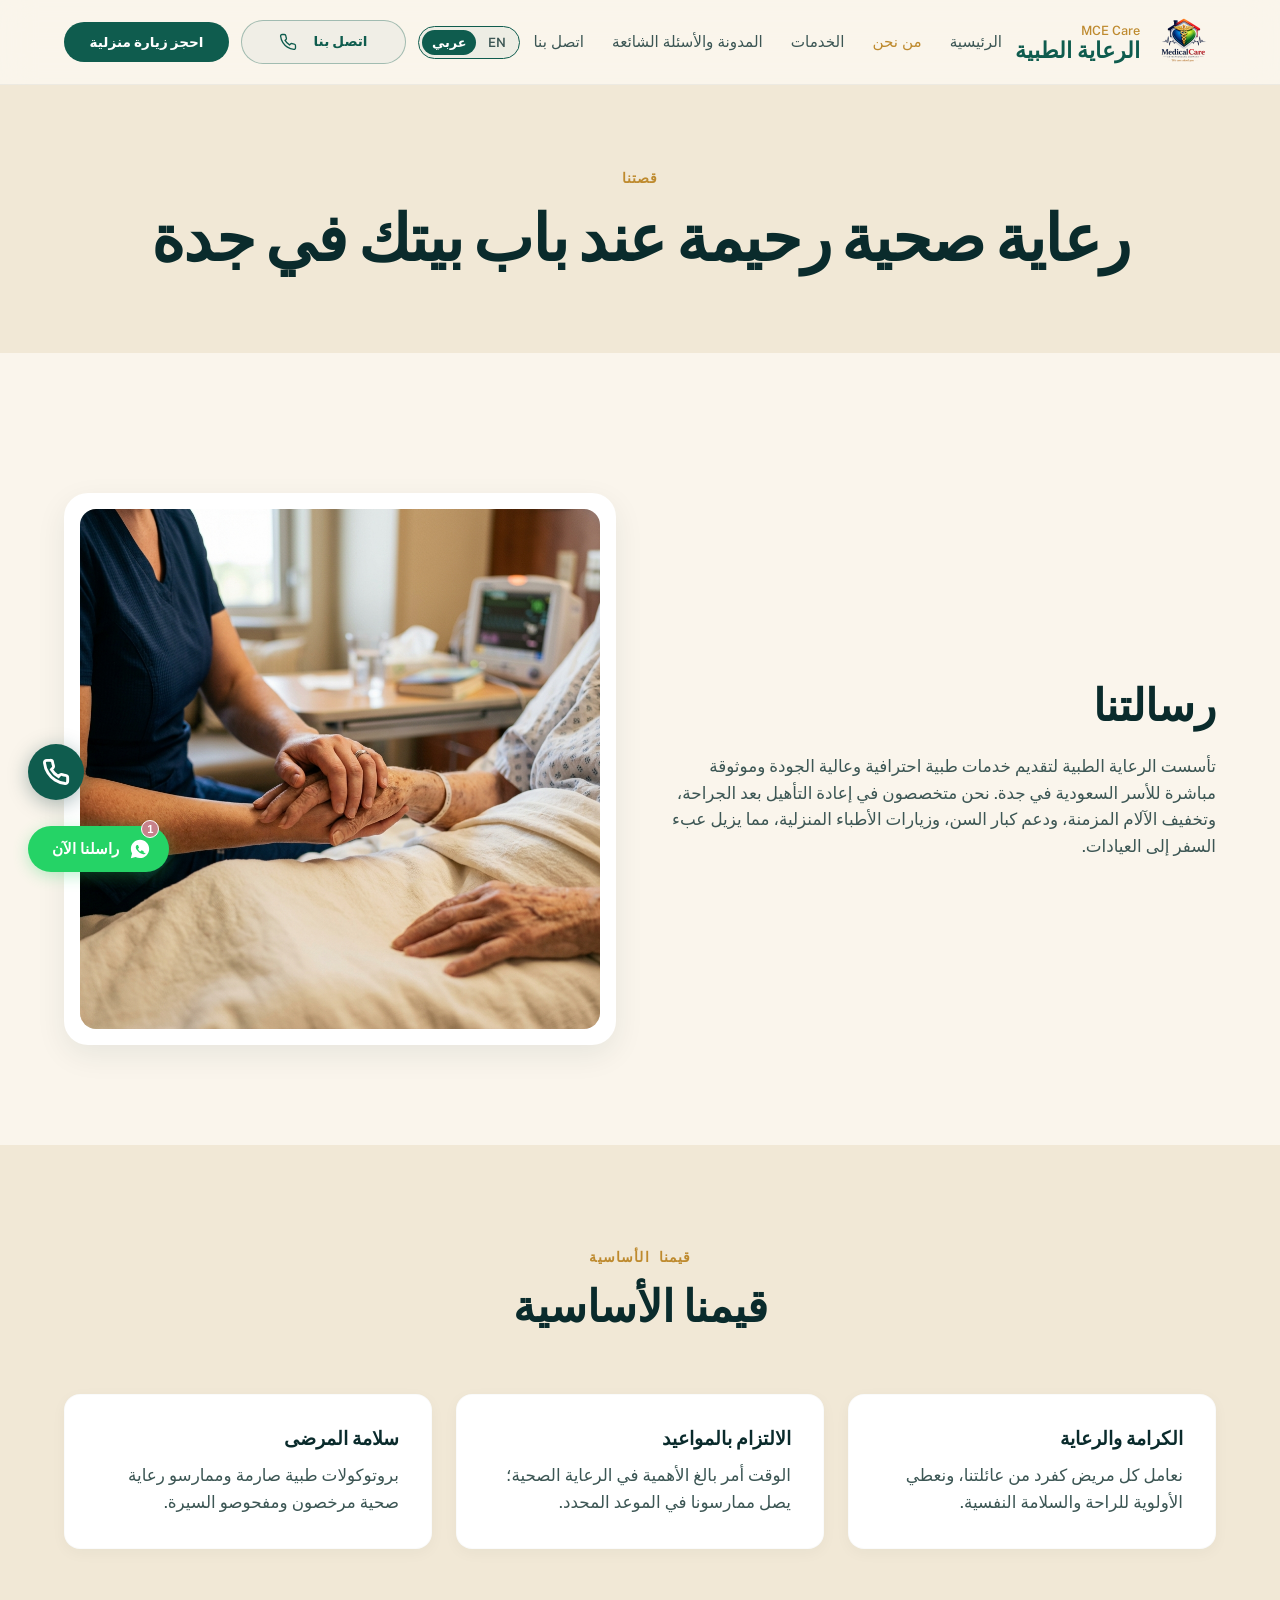
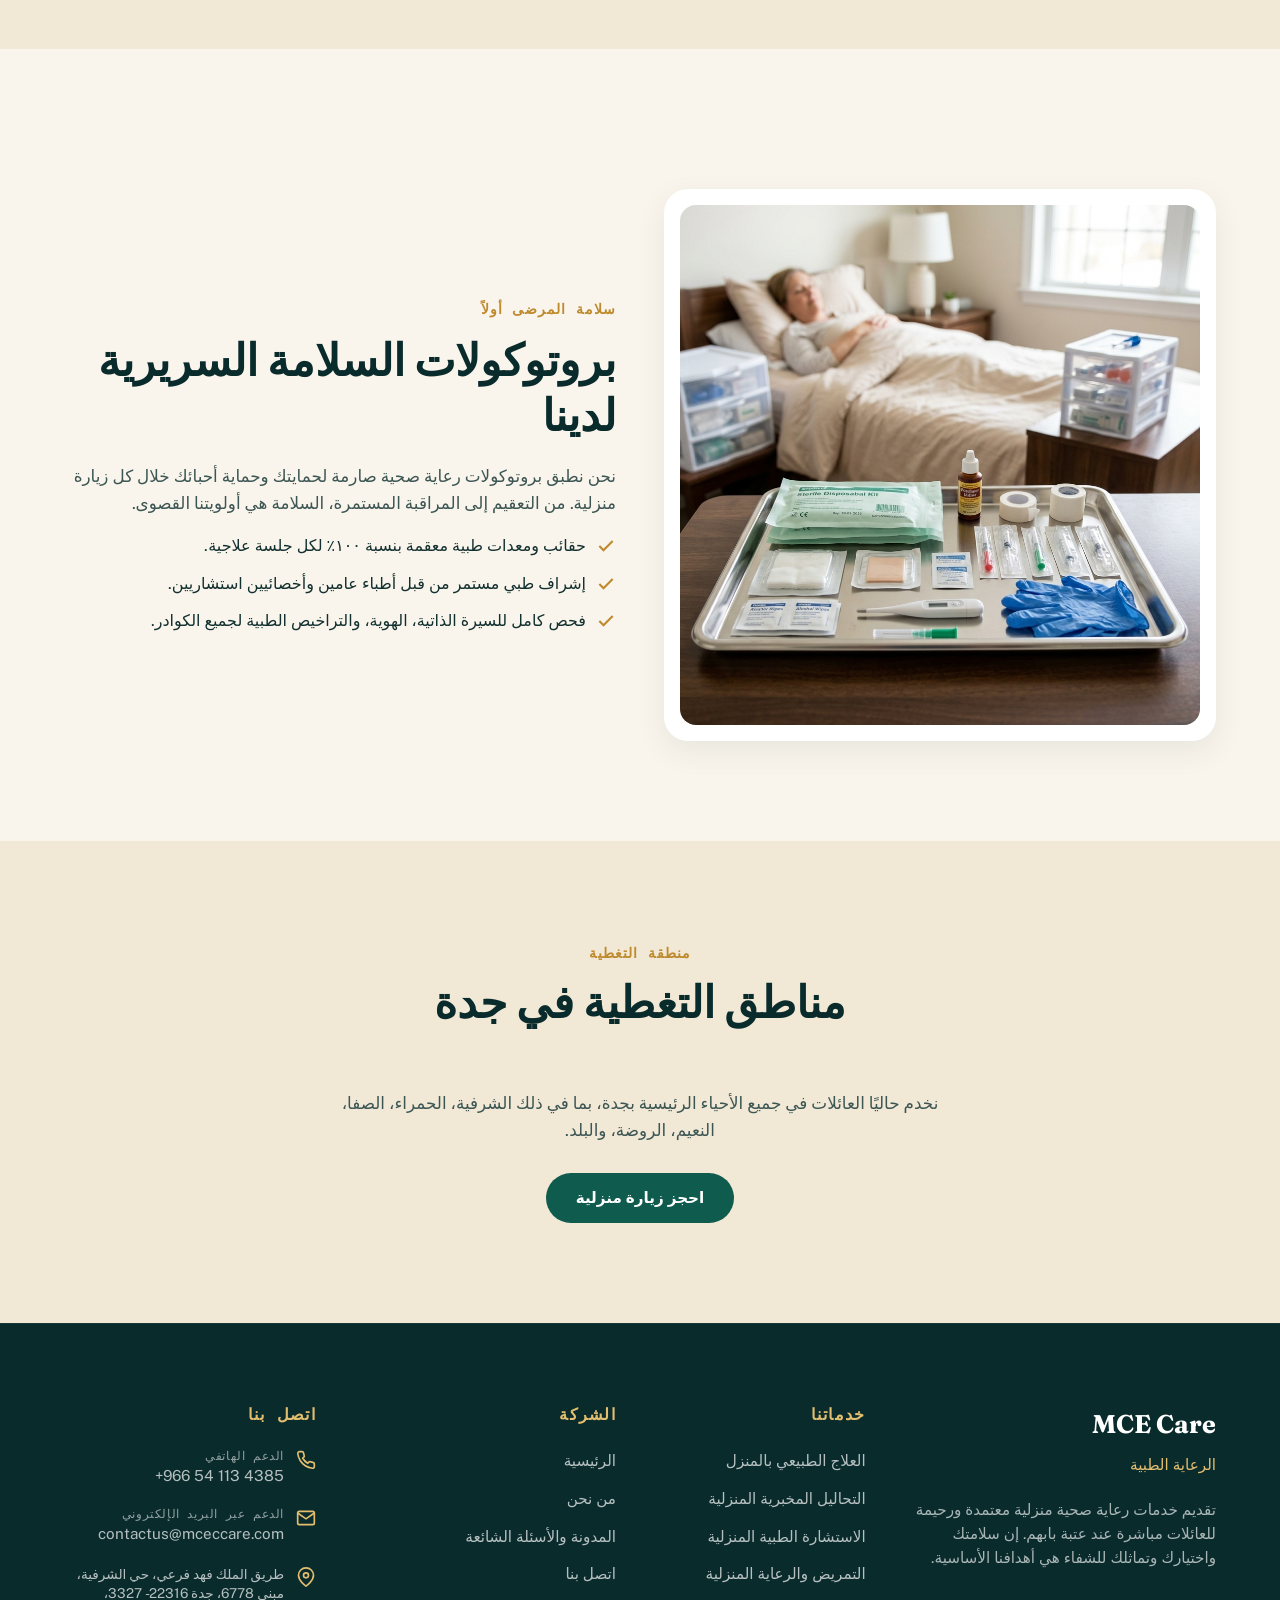
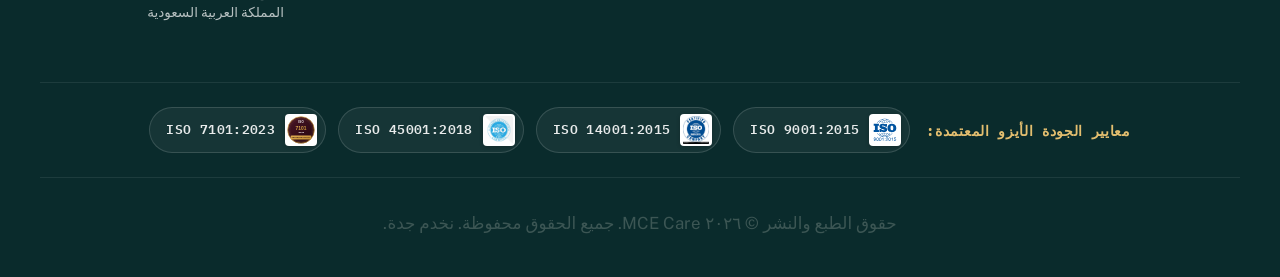
<file: about.html>
<!DOCTYPE html>
<html lang="ar" data-lang="ar" dir="rtl">
<head>
  <!-- Google tag (gtag.js) -->
  <script async src="https://www.googletagmanager.com/gtag/js?id=G-7KEHY1FRST"></script>
  <script>
    window.dataLayer = window.dataLayer || [];
    function gtag(){dataLayer.push(arguments);}
    gtag('js', new Date());

    gtag('config', 'G-7KEHY1FRST');
  </script>
  <meta charset="UTF-8">
  <meta name="viewport" content="width=device-width, initial-scale=1.0">
  
  <!-- Basic SEO -->
  <title>About Us | MCE Care Home Healthcare Jeddah</title>
  <meta name="description" content="Learn about MCE Care's mission, values, and verified healthcare professionals offering home visit services across Jeddah.">
  <meta name="keywords" content="about MCE Care, home healthcare jeddah, home nursing jeddah, medical team jeddah">
  <meta name="author" content="MCE Care">

    <!-- Technical & Crawlability Canonical & Hreflang Tags -->
  <link rel="canonical" href="https://www.mceccare.com/about.html">
  <link rel="alternate" hreflang="ar" href="https://www.mceccare.com/about.html" />
  <link rel="alternate" hreflang="en" href="https://www.mceccare.com/about.html" />
  <link rel="alternate" hreflang="x-default" href="https://www.mceccare.com/about.html" />

  <!-- Inline Script to Prevent FOUC -->
  <script>
    (function() {
      const savedLang = localStorage.getItem('preferred-lang') || 'ar';
      document.documentElement.setAttribute('lang', savedLang);
      document.documentElement.setAttribute('data-lang', savedLang);
      document.documentElement.setAttribute('dir', savedLang === 'ar' ? 'rtl' : 'ltr');
    })();
  </script>

  <!-- Favicon -->
  <link rel="icon" type="image/png" href="Public/fav.png">

  <!-- Google Fonts -->
  <link rel="preconnect" href="https://fonts.googleapis.com">
  <link rel="preconnect" href="https://fonts.gstatic.com" crossorigin>
  <link href="https://fonts.googleapis.com/css2?family=Fraunces:ital,opsz,wght@0,9..144,400..700;1,9..144,400..700&family=IBM+Plex+Mono:wght@400;500;600&family=Public+Sans:ital,wght@0,300..900;1,300..900&display=swap" rel="stylesheet">

  <!-- Stylesheet -->
  <link rel="stylesheet" href="css/style.css?v=2">
</head>
<body>

  <!-- Preloader Screen -->
  <div id="preloader" aria-label="Loading Website" role="status" aria-live="polite">
    <div class="preloader-content">
      <img src="Public/presentlogo.png" alt="MCE Care Logo" class="preloader-logo">
      <div class="preloader-spinner-container">
        <div class="preloader-spinner"></div>
      </div>
    </div>
  </div>

  <!-- HEADER -->
  <header class="header" role="banner">
    <div class="container header-container">
      <a href="index.html" class="logo" aria-label="MCE Care Home Page">
        <img src="Public/presentlogo.png" alt="MCE Care Logo" class="logo-img">
        <span class="logo-text">
          <span class="logo-text-en">MCE Care</span>
          <span class="logo-arabic">الرعاية الطبية</span>
        </span>
      </a>

      <nav class="nav-desktop" role="navigation" aria-label="Desktop Navigation">
        <a href="index.html" class="nav-link" data-i18n="nav_home">Home</a>
        <a href="about.html" class="nav-link" data-i18n="nav_about">About Us</a>
        <a href="services.html" class="nav-link" data-i18n="nav_services">Services</a>
        <a href="blogs.html" class="nav-link" data-i18n="nav_blogs">Blogs & FAQ</a>
        <a href="contact.html" class="nav-link" data-i18n="nav_contact">Contact Us</a>
      </nav>

      <div class="header-actions-group">
        <div class="lang-toggle-pill" role="group" aria-label="Language selection">
          <button id="lang-btn-en" class="lang-toggle-btn" aria-label="Switch to English">EN</button>
          <button id="lang-btn-ar" class="lang-toggle-btn active" aria-label="Switch to Arabic">عربي</button>
        </div>
        <a href="tel:+966541134385" class="btn btn-secondary header-cta-phone" aria-label="Call support line">
          <svg width="18" height="18" viewBox="0 0 24 24" fill="none" stroke="currentColor" stroke-width="1.75" style="display:inline-block; vertical-align: middle; margin-inline-end: 8px;">
            <path d="M22 16.92v3a2 2 0 0 1-2.18 2 19.79 19.79 0 0 1-8.63-3.07 19.5 19.5 0 0 1-6-6 19.79 19.79 0 0 1-3.07-8.67A2 2 0 0 1 4.11 2h3a2 2 0 0 1 2 1.72 12.84 12.84 0 0 0 .7 2.81 2 2 0 0 1-.45 2.11L8.09 9.91a16 16 0 0 0 6 6l1.27-1.27a2 2 0 0 1 2.11-.45 12.84 12.84 0 0 0 2.81.7A2 2 0 0 1 22 16.92z"/>
          </svg>
          <span data-i18n="btn_call">Call Us</span>
        </a>
        <button class="btn btn-primary header-cta open-modal-btn" data-i18n="btn_book">Book Now</button>
        <button id="nav-toggle-btn" class="nav-toggle" aria-expanded="false" aria-controls="mobile-menu" aria-label="Open navigation menu">
          <svg viewBox="0 0 24 24" fill="none" stroke="currentColor" stroke-width="2.5"><path d="M4 6h16M4 12h16M4 18h16"></path></svg>
        </button>
      </div>
    </div>
  </header>

  <!-- Mobile Overlay Navigation -->
  <div class="nav-mobile-overlay" id="mobile-menu" aria-hidden="true" role="dialog" aria-modal="true" aria-label="Mobile Navigation Menu">
    <button id="nav-close-btn" class="nav-mobile-close" aria-label="Close navigation menu">
      <svg fill="none" stroke="currentColor" viewBox="0 0 24 24" xmlns="http://www.w3.org/2000/svg">
        <path stroke-linecap="round" stroke-linejoin="round" stroke-width="2.5" d="M6 18L18 6M6 6l12 12"></path>
      </svg>
    </button>
    <a href="index.html" class="nav-link mobile-nav-item" data-i18n="nav_home">Home</a>
    <a href="about.html" class="nav-link mobile-nav-item" data-i18n="nav_about">About Us</a>
    <a href="services.html" class="nav-link mobile-nav-item" data-i18n="nav_services">Services</a>
    <a href="blogs.html" class="nav-link mobile-nav-item" data-i18n="nav_blogs">Blogs & FAQ</a>
    <a href="contact.html" class="nav-link mobile-nav-item" data-i18n="nav_contact">Contact Us</a>
    <button class="btn btn-primary open-modal-btn mobile-nav-item" style="width: 100%; max-width: 280px; margin-top: 16px;" data-i18n="btn_book">Book Now</button>
  </div>

  <main role="main">
    
    <!-- ABOUT HERO -->
    <section class="about-hero">
      <div class="container">
        <span class="hero-eyebrow" data-i18n="about_eyebrow">Our Story</span>
        <h1 class="hero-title" style="margin-top: 12px;" data-i18n="about_title">Compassionate care at your doorstep in Jeddah</h1>
      </div>
    </section>

    <!-- MISSION & VALUES -->
    <section class="container section-padding reveal">
      <div class="about-grid">
        <div>
          <h2 class="section-title" style="margin-bottom: 20px;" data-i18n="about_mission_title">Our Mission</h2>
          <p data-i18n="about_mission_desc">Medical Care exists to bring professional, high-quality, and reliable medical services directly to families in Jeddah. We specialize in post-surgery rehabilitation, chronic pain relief, elderly support, and home doctor visits, removing the physical burden of clinic travel.</p>
        </div>
        <div class="photo-frame">
          <img src="Public/compassionate_care.png" alt="Healthcare provider holding patient's hand" loading="lazy">
        </div>
      </div>
    </section>

    <!-- CORE VALUES -->
    <section class="how-section section-padding reveal">
      <div class="container">
        <div class="section-header">
          <span class="section-eyebrow" data-i18n="about_values_title">Our Core Values</span>
          <h2 class="section-title" data-i18n="about_values_title">Our Core Values</h2>
        </div>
        <div class="values-grid">
          <div class="value-card stagger-item">
            <h3 style="color: var(--teal-deep); margin-bottom: 12px;" data-i18n="value_dignity_title">Dignity & Care</h3>
            <p data-i18n="value_dignity_desc">We treat every patient like family, prioritizing comfort and emotional well-being.</p>
          </div>
          <div class="value-card stagger-item">
            <h3 style="color: var(--teal-deep); margin-bottom: 12px;" data-i18n="value_punctuality_title">Punctuality</h3>
            <p data-i18n="value_punctuality_desc">Time is critical in healthcare; our professionals arrive as scheduled.</p>
          </div>
          <div class="value-card stagger-item">
            <h3 style="color: var(--teal-deep); margin-bottom: 12px;" data-i18n="value_safety_title">Patient Safety</h3>
            <p data-i18n="value_safety_desc">Strict medical protocols and verified licensed healthcare practitioners.</p>
          </div>
        </div>
      </div>
    </section>

    <!-- CLINICAL SAFETY STANDARDS -->
    <section class="container section-padding reveal">
      <div class="about-grid">
        <div class="photo-frame">
          <img src="Public/clinical_safety.png" alt="Sterile clinical equipment" loading="lazy">
        </div>
        <div>
          <span class="hero-eyebrow" data-i18n="about_safety_eyebrow">Patient Safety First</span>
          <h2 class="section-title" style="margin-top: 12px; margin-bottom: 20px;" data-i18n="about_safety_title">Our Clinical Safety Protocols</h2>
          <p style="margin-bottom: 16px;" data-i18n="about_safety_desc">We enforce strict healthcare protocols to protect you and your loved ones during every home visit. From sanitization to continuous monitoring, safety is our top priority.</p>
          <ul style="list-style: none; display: flex; flex-direction: column; gap: 12px;">
            <li style="display: flex; align-items: flex-start; gap: 10px;">
              <svg width="20" height="20" viewBox="0 0 24 24" fill="none" stroke="var(--gold)" stroke-width="2.5" style="flex-shrink:0; margin-top:3px;"><polyline points="20 6 9 17 4 12"/></svg>
              <span data-i18n="about_safety_pt1">100% sterilized medical kits for every session.</span>
            </li>
            <li style="display: flex; align-items: flex-start; gap: 10px;">
              <svg width="20" height="20" viewBox="0 0 24 24" fill="none" stroke="var(--gold)" stroke-width="2.5" style="flex-shrink:0; margin-top:3px;"><polyline points="20 6 9 17 4 12"/></svg>
              <span data-i18n="about_safety_pt2">Continuous oversight by senior general physicians.</span>
            </li>
            <li style="display: flex; align-items: flex-start; gap: 10px;">
              <svg width="20" height="20" viewBox="0 0 24 24" fill="none" stroke="var(--gold)" stroke-width="2.5" style="flex-shrink:0; margin-top:3px;"><polyline points="20 6 9 17 4 12"/></svg>
              <span data-i18n="about_safety_pt3">Full background, identity, and licensing checks for all staff.</span>
            </li>
          </ul>
        </div>
      </div>
    </section>

    <!-- COVERAGE AREA -->
    <section class="how-section section-padding reveal">
      <div class="container" style="text-align: center;">
        <div class="section-header">
          <span class="section-eyebrow" data-i18n="hero_stat_cities_lbl">Coverage</span>
          <h2 class="section-title" data-i18n="about_coverage_title">Jeddah Coverage Areas</h2>
        </div>
        <p style="max-width: 600px; margin: 0 auto 30px auto;" data-i18n="about_coverage_desc">We currently serve families across all major districts of Jeddah, including Al-Sharafeyah, Al-Hamra, Al-Safa, Al-Naeem, Al-Rawdah, and Al-Balad.</p>
        <button class="btn btn-primary open-modal-btn" data-i18n="btn_book">Book Now</button>
      </div>
    </section>

  </main>

  <!-- FOOTER -->
  <footer class="footer" role="contentinfo">
    <div class="container footer-grid">
      <div class="footer-col">
        <div class="footer-logo">
          <span class="footer-logo-text">MCE Care</span>
          <span class="footer-logo-arabic">الرعاية الطبية</span>
        </div>
        <p class="footer-blurb" data-i18n="footer_blurb">Providing families with certified and compassionate home healthcare services directly at your doorstep. Your health, safety, and recovery are our primary goals.</p>
      </div>
      <div class="footer-col">
        <h3 class="footer-col-title" data-i18n="footer_title_services">Our Services</h3>
        <ul class="footer-links">
          <li><a href="services.html" class="footer-link" data-i18n="service_1_title">Physiotherapy at Home</a></li>
          <li><a href="services.html" class="footer-link" data-i18n="service_2_title">Home Lab Tests</a></li>
          <li><a href="services.html" class="footer-link" data-i18n="service_3_title">Home Consultation</a></li>
          <li><a href="services.html" class="footer-link" data-i18n="service_4_title">Home Caretaker</a></li>
        </ul>
      </div>
      <div class="footer-col">
        <h3 class="footer-col-title" data-i18n="footer_title_company">Company</h3>
        <ul class="footer-links">
          <li><a href="index.html" class="footer-link" data-i18n="nav_home">Home</a></li>
          <li><a href="about.html" class="footer-link" data-i18n="nav_about">About Us</a></li>
          <li><a href="blogs.html" class="footer-link" data-i18n="nav_blogs">Blogs & FAQ</a></li>
          <li><a href="contact.html" class="footer-link" data-i18n="nav_contact">Contact Us</a></li>
        </ul>
      </div>
      <div class="footer-col">
        <h3 class="footer-col-title" data-i18n="footer_title_contact">Contact Us</h3>
        <div class="footer-contact-item">
          <svg class="footer-contact-icon" width="20" height="20" viewBox="0 0 24 24" fill="none" stroke="currentColor" stroke-width="2" aria-hidden="true"><path d="M22 16.92v3a2 2 0 0 1-2.18 2 19.79 19.79 0 0 1-8.63-3.07 19.5 19.5 0 0 1-6-6 19.79 19.79 0 0 1-3.07-8.67A2 2 0 0 1 4.11 2h3a2 2 0 0 1 2 1.72 12.84 12.84 0 0 0 .7 2.81 2 2 0 0 1-.45 2.11L8.09 9.91a16 16 0 0 0 6 6l1.27-1.27a2 2 0 0 1 2.11-.45 12.84 12.84 0 0 0 2.81.7A2 2 0 0 1 22 16.92z"/></svg>
          <div>
            <div class="stat-label" data-i18n="footer_phone_lbl">Phone Support</div>
            <a href="tel:+966541134385" class="phone-number">+966 54 113 4385</a>
          </div>
        </div>
        <div class="footer-contact-item">
          <svg class="footer-contact-icon" width="20" height="20" viewBox="0 0 24 24" fill="none" stroke="currentColor" stroke-width="2" aria-hidden="true"><path d="M4 4h16c1.1 0 2 .9 2 2v12c0 1.1-.9 2-2 2H4c-1.1 0-2-.9-2-2V6c0-1.1.9-2 2-2z"/><polyline points="22,6 12,13 2,6"/></svg>
          <div>
            <div class="stat-label" data-i18n="footer_email_lbl">Email Support</div>
            <a href="mailto:contactus@mceccare.com">contactus@mceccare.com</a>
          </div>
        </div>
        <div class="footer-contact-item">
          <svg class="footer-contact-icon" width="20" height="20" viewBox="0 0 24 24" fill="none" stroke="currentColor" stroke-width="2" aria-hidden="true"><path d="M21 10c0 7-9 13-9 13s-9-6-9-13a9 9 0 0 1 18 0z"/><circle cx="12" cy="10" r="3"/></svg>
          <div>
            <address style="font-style: normal; font-size: 0.85rem;" data-i18n="footer_address">
              Building 6778, King Fahad Branch Rd, Ash Sharafiyah Dist., Jeddah 22316 - 3327, Kingdom of Saudi Arabia
            </address>
          </div>
        </div>
      </div>
    </div>
    <div class="container footer-iso-bar">
      <span class="footer-iso-label" data-i18n="footer_iso_title">ISO Certified Standards:</span>
      <div class="footer-iso-badges">
        <div class="iso-badge-pill" title="ISO 9001:2015 Quality Management System">
          <img src="Public/logo/iso-9001.svg" alt="ISO 9001:2015 Logo" class="iso-badge-img" loading="lazy">
          <span class="iso-num">ISO 9001:2015</span>
        </div>
        <div class="iso-badge-pill" title="ISO 14001:2015 Environmental Management System">
          <img src="Public/logo/14001.jfif" alt="ISO 14001:2015 Logo" class="iso-badge-img" loading="lazy">
          <span class="iso-num">ISO 14001:2015</span>
        </div>
        <div class="iso-badge-pill" title="ISO 45001:2018 Occupational Health & Safety">
          <img src="Public/logo/45001.jfif" alt="ISO 45001:2018 Logo" class="iso-badge-img" loading="lazy">
          <span class="iso-num">ISO 45001:2018</span>
        </div>
        <div class="iso-badge-pill" title="ISO 7101:2023 Healthcare Quality Management">
          <img src="Public/logo/iso-7101.svg" alt="ISO 7101:2023 Logo" class="iso-badge-img" loading="lazy">
          <span class="iso-num">ISO 7101:2023</span>
        </div>
      </div>
    </div>
    <div class="container footer-bottom">
      <p data-i18n="footer_copyright">Copyright © 2026 MCE Care. All rights reserved. Serving Jeddah.</p>
    </div>
  </footer>

  <!-- STICKY MOBILE BOTTOM BAR -->
  <div class="sticky-mobile-bar" role="complementary" aria-label="Quick Actions">
    <div class="sticky-mobile-bar-container">
      <a href="#" class="btn btn-gold whatsapp-general-link" data-i18n="btn_book">Book Now</a>
      <a href="tel:+966541134385" class="btn btn-secondary" style="color:var(--white); border-color:var(--white);" data-i18n="btn_call">Call Now</a>
    </div>
  </div>

  <!-- STACKED FLOATING CTAS -->
  <div class="floating-ctas-container">
    <a href="tel:+966541134385" class="call-float" aria-label="Call MCE Care support team">
      <svg width="24" height="24" viewBox="0 0 24 24" fill="none" stroke="currentColor" stroke-width="2.5"><path d="M22 16.92v3a2 2 0 0 1-2.18 2 19.79 19.79 0 0 1-8.63-3.07 19.5 19.5 0 0 1-6-6 19.79 19.79 0 0 1-3.07-8.67A2 2 0 0 1 4.11 2h3a2 2 0 0 1 2 1.72 12.84 12.84 0 0 0 .7 2.81 2 2 0 0 1-.45 2.11L8.09 9.91a16 16 0 0 0 6 6l1.27-1.27a2 2 0 0 1 2.11-.45 12.84 12.84 0 0 0 2.81.7A2 2 0 0 1 22 16.92z"/></svg>
    </a>
  </div>

  <!-- Premium WhatsApp Chat Widget -->
  <div id="whatsapp-widget" class="wa-widget-container">
    <button id="wa-widget-btn" class="wa-widget-toggle" aria-label="Open WhatsApp Chat">
      <span class="wa-widget-badge">1</span>
      <svg viewBox="0 0 24 24" fill="currentColor" width="22" height="22"><path d="M12.012 2c-5.506 0-9.988 4.482-9.988 9.988 0 1.76.458 3.473 1.332 4.988L2 22l5.176-1.357c1.467.8 3.12 1.22 4.826 1.22l.012.001c5.506 0 9.988-4.482 9.988-9.988C22 6.482 17.518 2 12.012 2zm6.262 14.281c-.256.725-1.488 1.32-2.031 1.394-.488.066-1.125.138-3.238-.737-2.693-1.116-4.431-3.86-4.569-4.043-.131-.188-1.075-1.438-1.075-2.738 0-1.306.675-1.944.919-2.2.206-.219.544-.331.875-.331.112 0 .212.006.3.012.262.012.394.031.569.45.219.525.75 1.831.812 1.962.062.131.106.281.019.456-.088.175-.162.281-.319.462-.156.181-.331.406-.475.544-.162.156-.331.325-.144.65.188.319.831 1.369 1.781 2.219.144.131.25.162.394.212.188.062.375.05.519-.012.144-.062.619-.719.787-.962.169-.244.338-.2.569-.112.231.088 1.469.694 1.719.819.25.125.419.188.481.294.063.106.063.613-.193 1.338z"/></svg>
      <span class="wa-btn-text" data-i18n="wa_chat_btn">Chat with us</span>
    </button>
    
    <div id="wa-chat-window" class="wa-chat-card">
      <div class="wa-chat-header">
        <div class="wa-chat-avatar">
          <svg viewBox="0 0 24 24" fill="none" stroke="currentColor" stroke-width="2" width="22" height="22"><path d="M16 21v-2a4 4 0 0 0-4-4H6a4 4 0 0 0-4 4v2"/><circle cx="9" cy="7" r="4"/><path d="M22 21v-2a4 4 0 0 0-3-3.87"/><path d="M16 3.13a4 4 0 0 1 0 7.75"/></svg>
          <span class="wa-online-dot"></span>
        </div>
        <div class="wa-chat-header-info">
          <div class="wa-chat-name">MCE Care Support</div>
          <div class="wa-chat-status" data-i18n="wa_online_status">Typically replies in minutes</div>
        </div>
        <button id="wa-chat-close" class="wa-chat-close-btn" aria-label="Close Chat Window">&times;</button>
      </div>
      
      <div class="wa-chat-body">
        <div class="wa-chat-bubble">
          <div class="wa-chat-sender">MCE Care Coordinator</div>
          <div class="wa-chat-message" data-i18n="wa_welcome_msg">Hello! How can we help you today with your home healthcare booking?</div>
          <div class="wa-chat-time">Just now</div>
        </div>
      </div>
      
      <div class="wa-chat-footer">
        <a href="#" class="btn btn-primary wa-start-chat-btn whatsapp-general-link">
          <svg viewBox="0 0 24 24" fill="currentColor" width="20" height="20" style="display:inline-block; margin-inline-end: 8px; vertical-align: middle;"><path d="M12.012 2c-5.506 0-9.988 4.482-9.988 9.988 0 1.76.458 3.473 1.332 4.988L2 22l5.176-1.357c1.467.8 3.12 1.22 4.826 1.22l.012.001c5.506 0 9.988-4.482 9.988-9.988C22 6.482 17.518 2 12.012 2zm6.262 14.281c-.256.725-1.488 1.32-2.031 1.394-.488.066-1.125.138-3.238-.737-2.693-1.116-4.431-3.86-4.569-4.043-.131-.188-1.075-1.438-1.075-2.738 0-1.306.675-1.944.919-2.2.206-.219.544-.331.875-.331.112 0 .212.006.3.012.262.012.394.031.569.45.219.525.75 1.831.812 1.962.062.131.106.281.019.456-.088.175-.162.281-.319.462-.156.181-.331.406-.475.544-.162.156-.331.325-.144.65.188.319.831 1.369 1.781 2.219.144.131.25.162.394.212.188.062.375.05.519-.012.144-.062.619-.719.787-.962.169-.244.338-.2.569-.112.231.088 1.469.694 1.719.819.25.125.419.188.481.294.063.106.063.613-.193 1.338z"/></svg>
          <span data-i18n="wa_start_chat">Start Chat on WhatsApp</span>
        </a>
      </div>
    </div>
  </div>

  <!-- BOOKING LEAD MODAL -->
  <div id="booking-modal" class="modal-overlay" aria-hidden="true" role="dialog" aria-modal="true" aria-labelledby="modal-title">
    <div class="modal-card" role="document">
      <button id="modal-close-btn" class="modal-close" aria-label="Close booking modal">
        <svg viewBox="0 0 24 24" fill="none" stroke="currentColor" stroke-width="2"><path d="M18 6L6 18M6 6l12 12"></path></svg>
      </button>
      <div id="modal-form-content">
        <h2 id="modal-title" class="modal-title" data-i18n="modal_title">Book a Home Visit</h2>
        <p class="modal-desc" data-i18n="modal_desc">Fill in the form to notify our medical coordinator and start your booking process.</p>
        <form id="booking-form">
          <div class="form-row">
            <div class="form-group">
              <label class="form-label" for="booking-name" data-i18n="form_name_lbl">Full Name *</label>
              <input type="text" id="booking-name" name="name" class="form-input" data-i18n="form_name_placeholder" required aria-required="true">
            </div>
            <div class="form-group">
              <label class="form-label" for="booking-phone" data-i18n="form_phone_lbl">Phone Number (Saudi Arabia) *</label>
              <input type="tel" id="booking-phone" name="phone" class="form-input" data-i18n="form_phone_placeholder" required aria-required="true">
            </div>
          </div>
          <div class="form-row">
            <div class="form-group">
              <label class="form-label" for="booking-service" data-i18n="form_service_lbl">Select Service *</label>
              <select id="booking-service" name="service" class="form-select" required aria-required="true">
                <option value="" disabled selected data-i18n="form_service_placeholder">Choose a service</option>
                <option value="Home Caregiver" data-i18n="service_4_title">Home Caregiver</option>
                <option value="Physiotherapy" data-i18n="service_1_title">Physiotherapy at Home</option>
                <option value="Home Lab Tests" data-i18n="service_2_title">Home Lab Tests</option>
                <option value="Home Consultation" data-i18n="service_3_title">Home Consultation</option>
              </select>
            </div>
            <div class="form-group">
              <label class="form-label" for="booking-gender" data-i18n="form_gender_lbl">Provider Gender Preference</label>
              <select id="booking-gender" name="gender_preference" class="form-select">
                <option value="None" data-i18n="form_gender_opt_none">No Preference</option>
                <option value="Female" data-i18n="form_gender_opt_female">Female Practitioner</option>
                <option value="Male" data-i18n="form_gender_opt_male">Male Practitioner</option>
              </select>
            </div>
          </div>
          <div class="form-row">
            <div class="form-group">
              <label class="form-label" for="booking-city" data-i18n="form_city_lbl">City *</label>
              <select id="booking-city" name="city" class="form-select" required aria-required="true">
                <option value="" disabled selected data-i18n="form_city_placeholder">Select your city</option>
                <option value="Jeddah" data-i18n="Jeddah">Jeddah</option>
              </select>
            </div>
            <div class="form-group">
              <label class="form-label" for="booking-date" data-i18n="form_date_lbl">Preferred Date</label>
              <input type="date" id="booking-date" name="preferred_date" class="form-input">
            </div>
          </div>
          <div class="form-group">
            <label class="form-label" for="booking-message" data-i18n="form_msg_lbl">Your Message</label>
            <textarea id="booking-message" name="message" class="form-textarea" data-i18n="form_msg_placeholder"></textarea>
          </div>
          <button type="submit" class="btn btn-primary modal-submit-btn" data-i18n="form_submit">Confirm Booking</button>
        </form>
      </div>
      <div id="modal-success-content" class="modal-success-content" role="status" aria-live="polite">
        <div class="success-icon-wrapper">
          <svg width="40" height="40" viewBox="0 0 24 24" fill="none" stroke="currentColor" stroke-width="3"><polyline points="20 6 9 17 4 12"></polyline></svg>
        </div>
        <h2 class="success-title" data-i18n="success_title">Request Received</h2>
        <p id="success-desc-render" class="success-desc" data-i18n="success_desc"></p>
      </div>
    </div>
  </div>

  <script src="js/app.js?v=2"></script>
</body>
</html>
</file>
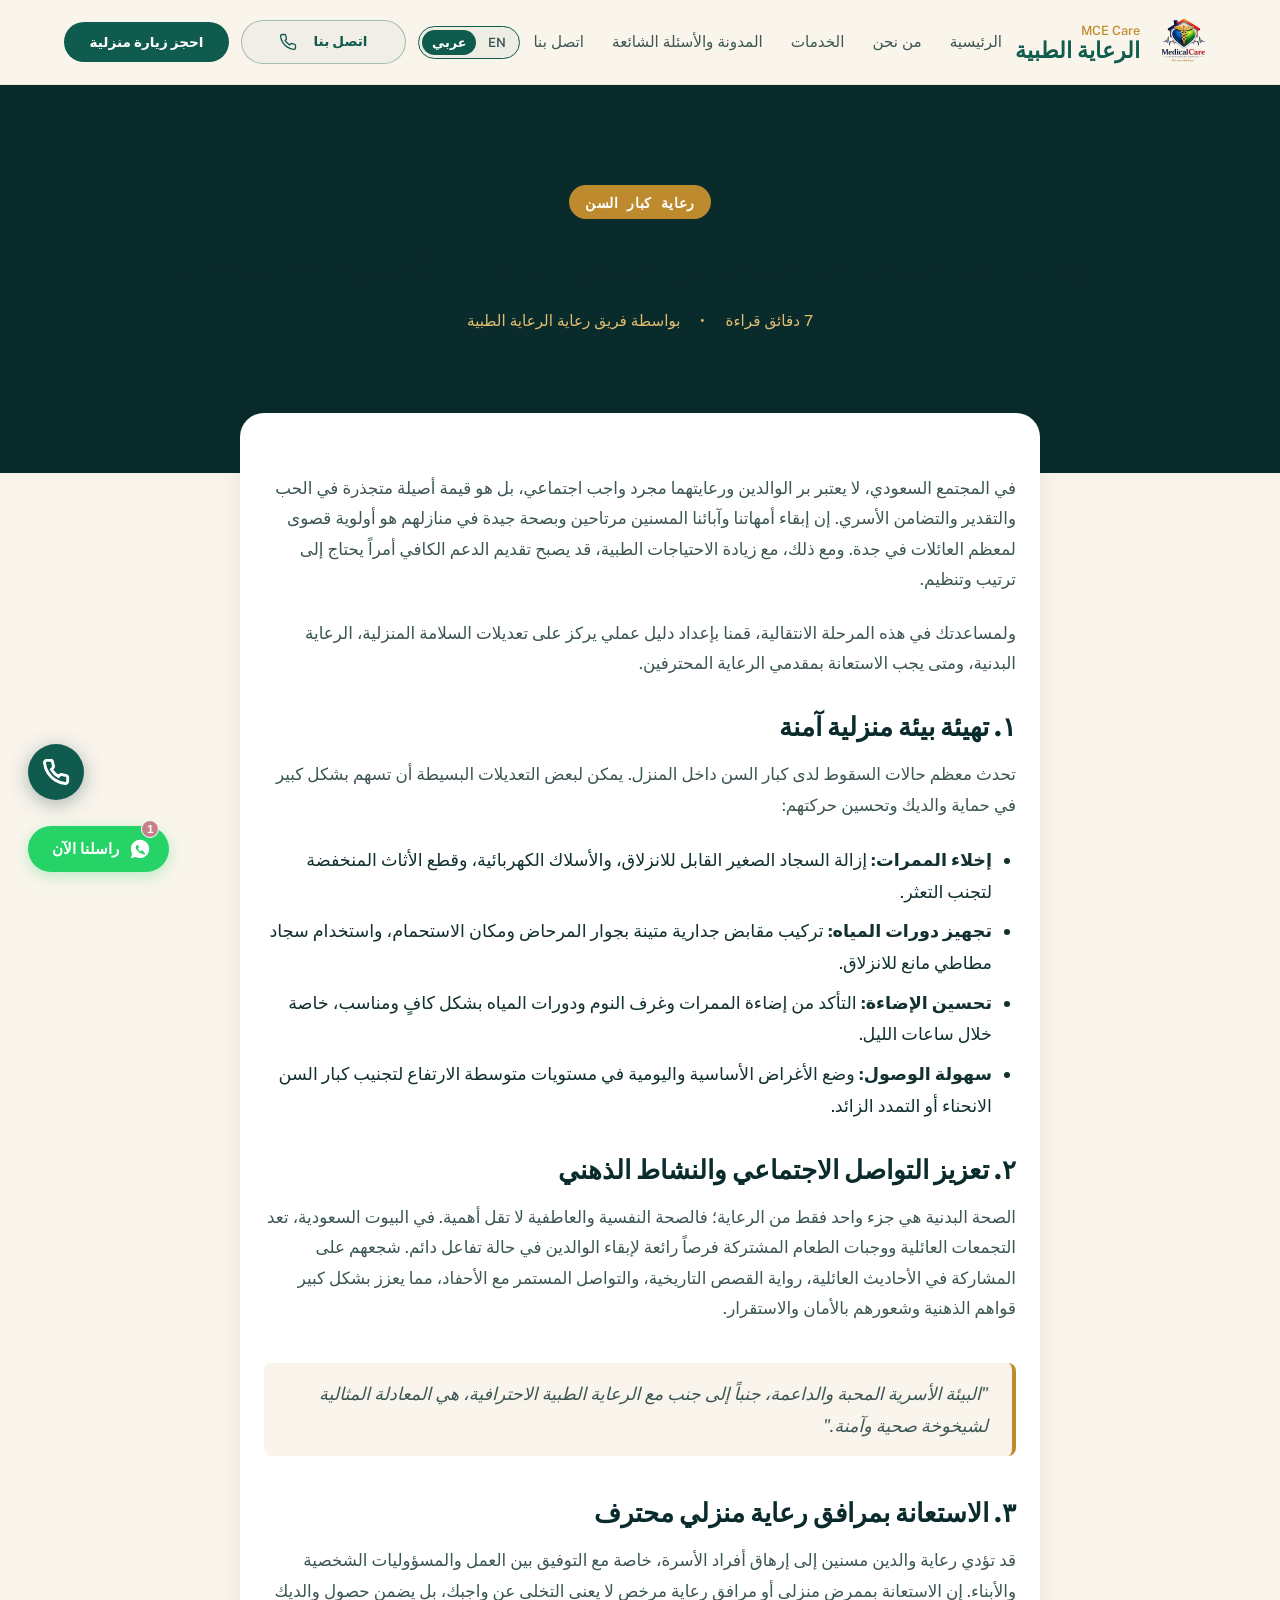
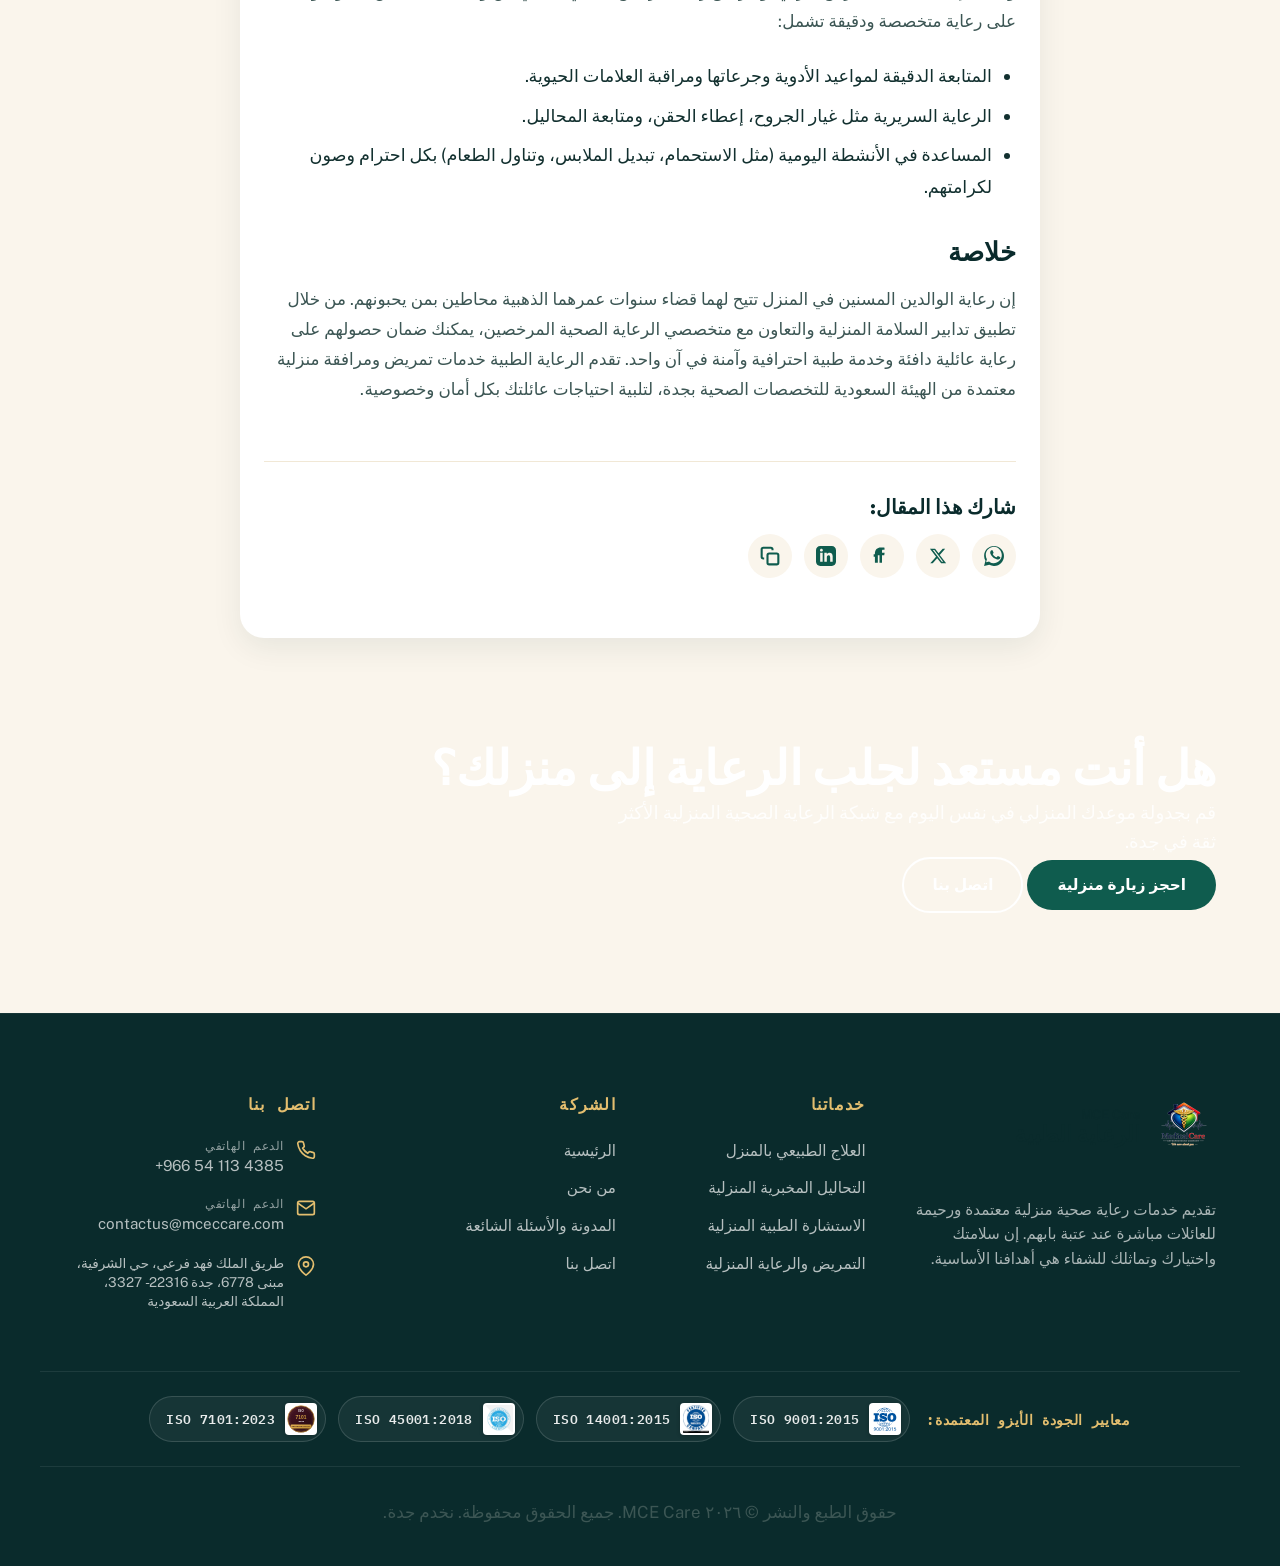
<file: blog-elderly-parents-guide.html>
<!DOCTYPE html>
<html lang="ar" data-lang="ar" dir="rtl">
<head>
  <!-- Google tag (gtag.js) -->
  <script async src="https://www.googletagmanager.com/gtag/js?id=G-7KEHY1FRST"></script>
  <script>
    window.dataLayer = window.dataLayer || [];
    function gtag(){dataLayer.push(arguments);}
    gtag('js', new Date());

    gtag('config', 'G-7KEHY1FRST');
  </script>
  <meta charset="UTF-8">
  <meta name="viewport" content="width=device-width, initial-scale=1.0">
  
  <!-- Basic SEO -->
  <title>Caring for Elderly Parents at Home: A Family's Guide | MCE Care</title>
  <meta name="description" content="A comprehensive guide for families on caring for elderly parents at home, highlighting safety home setups, nursing care, and professional caregiver services in Jeddah.">
  
    <!-- Technical & Crawlability Canonical & Hreflang Tags -->
  <link rel="canonical" href="https://www.mceccare.com/blog-elderly-parents-guide.html">
  <link rel="alternate" hreflang="ar" href="https://www.mceccare.com/blog-elderly-parents-guide.html" />
  <link rel="alternate" hreflang="en" href="https://www.mceccare.com/blog-elderly-parents-guide.html" />
  <link rel="alternate" hreflang="x-default" href="https://www.mceccare.com/blog-elderly-parents-guide.html" />

  <!-- Inline Script to Prevent FOUC -->
  <script>
    (function() {
      const savedLang = localStorage.getItem('preferred-lang') || 'ar';
      document.documentElement.setAttribute('lang', savedLang);
      document.documentElement.setAttribute('data-lang', savedLang);
      document.documentElement.setAttribute('dir', savedLang === 'ar' ? 'rtl' : 'ltr');
    })();
  </script>

  <!-- Favicon -->
  <link rel="icon" type="image/png" href="Public/fav.png">

  <!-- Google Fonts -->
  <link rel="preconnect" href="https://fonts.googleapis.com">
  <link rel="preconnect" href="https://fonts.gstatic.com" crossorigin>
  <link href="https://fonts.googleapis.com/css2?family=Fraunces:ital,opsz,wght@0,9..144,400..700;1,9..144,400..700&family=IBM+Plex+Mono:wght@400;500;600&family=Public+Sans:ital,wght@0,300..900;1,300..900&display=swap" rel="stylesheet">

  <!-- Stylesheet -->
  <link rel="stylesheet" href="css/style.css?v=2">

  <style>
    /* Language Toggle Visibility styling */
    html[lang="en"] .lang-ar { display: none !important; }
    html[lang="ar"] .lang-en { display: none !important; }

    .blog-detail-container {
      max-width: 800px;
      margin: 0 auto;
      padding: 60px 24px;
      background-color: var(--white);
      border-radius: var(--radius-lg);
      box-shadow: var(--shadow-md);
      margin-top: -60px;
      position: relative;
      z-index: 10;
    }
    .blog-content {
      font-family: var(--font-body);
      color: var(--ink);
      line-height: 1.8;
      font-size: 1.1rem;
    }
    .blog-content h2, .blog-content h3 {
      font-family: var(--font-display);
      color: var(--teal-deep);
      margin-top: 2rem;
      margin-bottom: 1rem;
    }
    .blog-content p {
      margin-bottom: 1.5rem;
    }
    .blog-content ul {
      margin-bottom: 1.5rem;
      padding-inline-start: 24px;
    }
    .blog-content li {
      margin-bottom: 0.5rem;
    }
    .blog-content blockquote {
      border-inline-start: 4px solid var(--gold);
      padding: 15px 24px;
      margin: 2.5rem 0;
      font-style: italic;
      background: var(--bg);
      border-radius: var(--radius-sm);
      color: var(--ink-soft);
    }
    .share-section {
      margin-top: 3.5rem;
      padding-top: 2rem;
      border-top: 1px solid var(--bg-alt);
      display: flex;
      flex-direction: column;
      gap: 15px;
    }
    .share-title {
      font-family: var(--font-display);
      color: var(--teal-deep);
      font-size: 1.25rem;
      margin: 0;
    }
    .share-buttons {
      display: flex;
      gap: 12px;
      flex-wrap: wrap;
    }
    .share-btn {
      display: inline-flex;
      align-items: center;
      justify-content: center;
      width: 44px;
      height: 44px;
      border-radius: var(--radius-pill);
      background-color: var(--bg);
      color: var(--teal);
      transition: var(--transition-fast);
      border: none;
      cursor: pointer;
      text-decoration: none;
    }
    .share-btn:hover {
      background-color: var(--teal);
      color: var(--white);
      transform: translateY(-2px);
    }
    .copy-toast {
      display: none;
      position: fixed;
      bottom: 80px;
      left: 50%;
      transform: translateX(-50%);
      background-color: var(--teal-deep);
      color: var(--white);
      padding: 10px 22px;
      border-radius: var(--radius-pill);
      font-size: 0.95rem;
      z-index: 1000;
      box-shadow: var(--shadow-md);
      animation: fadeIn 0.3s ease;
    }
    @keyframes fadeIn {
      from { opacity: 0; transform: translate(-50%, 10px); }
      to { opacity: 1; transform: translate(-50%, 0); }
    }
    .blog-hero-header {
      background-color: var(--teal-deep);
      color: var(--white);
      padding: 100px 24px 140px 24px;
      text-align: center;
    }
    .blog-hero-header .badge-gold {
      background-color: var(--gold);
      color: var(--white);
      padding: 6px 16px;
      border-radius: var(--radius-pill);
      font-weight: 600;
      font-size: 0.85rem;
      text-transform: uppercase;
      letter-spacing: 0.05em;
    }
    .blog-hero-header h1 {
      font-family: var(--font-display);
      font-size: 2.5rem;
      margin-top: 20px;
      margin-bottom: 20px;
      line-height: 1.25;
    }
    .blog-hero-meta {
      font-size: 0.95rem;
      color: var(--gold-light);
      display: flex;
      justify-content: center;
      gap: 20px;
      flex-wrap: wrap;
    }
  </style>
</head>
<body>

  <!-- Preloader Screen -->
  <div id="preloader" aria-label="Loading Website" role="status" aria-live="polite">
    <div class="preloader-content">
      <img src="Public/presentlogo.png" alt="MCE Care Logo" class="preloader-logo">
      <div class="preloader-spinner-container">
        <div class="preloader-spinner"></div>
      </div>
    </div>
  </div>

  <!-- HEADER -->
  <header class="header" role="banner">
    <div class="container header-container">
      <a href="index.html" class="logo" aria-label="MCE Care Home Page">
        <img src="Public/presentlogo.png" alt="MCE Care Logo" class="logo-img">
        <span class="logo-text">
          <span class="logo-text-en">MCE Care</span>
          <span class="logo-arabic">الرعاية الطبية</span>
        </span>
      </a>

      <nav class="nav-desktop" role="navigation" aria-label="Desktop Navigation">
        <a href="index.html" class="nav-link" data-i18n="nav_home">Home</a>
        <a href="about.html" class="nav-link" data-i18n="nav_about">About Us</a>
        <a href="services.html" class="nav-link" data-i18n="nav_services">Services</a>
        <a href="blogs.html" class="nav-link" data-i18n="nav_blogs">Blogs & FAQ</a>
        <a href="contact.html" class="nav-link" data-i18n="nav_contact">Contact Us</a>
      </nav>

      <div class="header-actions-group">
        <div class="lang-toggle-pill" role="group" aria-label="Language selection">
          <button id="lang-btn-en" class="lang-toggle-btn" aria-label="Switch to English">EN</button>
          <button id="lang-btn-ar" class="lang-toggle-btn active" aria-label="Switch to Arabic">عربي</button>
        </div>
        <a href="tel:+966541134385" class="btn btn-secondary header-cta-phone" aria-label="Call support line">
          <svg width="18" height="18" viewBox="0 0 24 24" fill="none" stroke="currentColor" stroke-width="1.75" style="display:inline-block; vertical-align: middle; margin-inline-end: 8px;">
            <path d="M22 16.92v3a2 2 0 0 1-2.18 2 19.79 19.79 0 0 1-8.63-3.07 19.5 19.5 0 0 1-6-6 19.79 19.79 0 0 1-3.07-8.67A2 2 0 0 1 4.11 2h3a2 2 0 0 1 2 1.72 12.84 12.84 0 0 0 .7 2.81 2 2 0 0 1-.45 2.11L8.09 9.91a16 16 0 0 0 6 6l1.27-1.27a2 2 0 0 1 2.11-.45 12.84 12.84 0 0 0 2.81.7A2 2 0 0 1 22 16.92z"/>
          </svg>
          <span data-i18n="btn_call">Call Us</span>
        </a>
        <button class="btn btn-primary header-cta open-modal-btn" data-i18n="btn_book">Book Now</button>
        <button id="nav-toggle-btn" class="nav-toggle" aria-expanded="false" aria-controls="mobile-menu" aria-label="Open navigation menu">
          <svg viewBox="0 0 24 24" fill="none" stroke="currentColor" stroke-width="2.5"><path d="M4 6h16M4 12h16M4 18h16"></path></svg>
        </button>
      </div>
    </div>
  </header>

  <!-- Mobile Overlay Navigation menu -->
  <div class="nav-mobile-overlay" id="mobile-menu" aria-hidden="true" role="dialog" aria-modal="true" aria-label="Mobile Navigation Menu">
    <button id="nav-close-btn" class="nav-mobile-close" aria-label="Close navigation menu">
      <svg fill="none" stroke="currentColor" viewBox="0 0 24 24" xmlns="http://www.w3.org/2000/svg">
        <path stroke-linecap="round" stroke-linejoin="round" stroke-width="2.5" d="M6 18L18 6M6 6l12 12"></path>
      </svg>
    </button>
    <a href="index.html" class="nav-link mobile-nav-item" data-i18n="nav_home">Home</a>
    <a href="about.html" class="nav-link mobile-nav-item" data-i18n="nav_about">About Us</a>
    <a href="services.html" class="nav-link mobile-nav-item" data-i18n="nav_services">Services</a>
    <a href="blogs.html" class="nav-link mobile-nav-item" data-i18n="nav_blogs">Blogs & FAQ</a>
    <a href="contact.html" class="nav-link mobile-nav-item" data-i18n="nav_contact">Contact Us</a>
    <button class="btn btn-primary open-modal-btn mobile-nav-item" style="width: 100%; max-width: 280px; margin-top: 16px;" data-i18n="btn_book">Book Now</button>
  </div>

  <main role="main">
    
    <!-- BLOG HERO HEADER -->
    <section class="blog-hero-header">
      <div class="container">
        <span class="badge-gold lang-en">Elderly Care</span>
        <span class="badge-gold lang-ar">رعاية كبار السن</span>
        
        <h1 class="lang-en">Caring for Elderly Parents at Home: A Family's Guide</h1>
        <h1 class="lang-ar">رعاية الوالدين المسنين في المنزل: دليل الأسرة السعودية</h1>
        
        <div class="blog-hero-meta">
          <span>7 <span data-i18n="read_time">min read</span></span>
          <span>&bull;</span>
          <span class="lang-en">By MCE Care Care Team</span>
          <span class="lang-ar">بواسطة فريق رعاية الرعاية الطبية</span>
        </div>
      </div>
    </section>

    <!-- BLOG DETAIL CONTAINER -->
    <article class="container">
      <div class="blog-detail-container">
        <div class="blog-content">
          
          <!-- English Content -->
          <div class="lang-en">
            <p>In Saudi Arabian culture, honoring and caring for our elderly parents is not just a social duty—it is a core value rooted in love, respect, and family solidarity. Keeping our aging mothers and fathers comfortable at home is a priority for most families in Jeddah. However, as medical needs grow, providing adequate support can become complex.</p>
            
            <p>To help you navigate this transition, we've compiled a practical guide on home safety adjustments, physical care, and when to seek professional assistance.</p>
            
            <h2>1. Creating a Safe Home Environment</h2>
            <p>Most falls among the elderly occur at home. Simple adjustments can drastically improve your parents' safety and mobility:</p>
            <ul>
              <li><strong>Clear Pathways:</strong> Remove loose rugs, electrical cords, and low furniture to prevent tripping.</li>
              <li><strong>Bathroom Upgrades:</strong> Install sturdy grab bars next to the toilet and shower, and use non-slip mats.</li>
              <li><strong>Better Lighting:</strong> Ensure hallways, bedrooms, and bathrooms are well-lit, especially for night trips.</li>
              <li><strong>Accessibility:</strong> Keep essential items at waist level so parents don't need to bend or stretch excessively.</li>
            </ul>
            
            <h2>2. Maintaining Social and Cognitive Engagement</h2>
            <p>Physical health is only one part of the equation; mental and emotional well-being are equally vital. In Saudi households, family gatherings and shared meals are wonderful opportunities to keep elderly parents active. Encourage them to participate in conversations, share family history, and stay connected with grandchildren, which significantly boosts their cognitive health and emotional security.</p>
            <blockquote>"A supportive, loving family environment combined with professional clinical safety is the ultimate recipe for healthy aging."</blockquote>
            
            <h2>3. Integrating Professional Caregivers</h2>
            <p>Caring for an elderly parent while managing work and your own children can lead to caregiver burnout. Hiring a professional, licensed caregiver or home nurse does not mean delegating your duty; rather, it ensures your parent receives specialized medical attention, such as:</p>
            <ul>
              <li>Professional medication management and vitals monitoring.</li>
              <li>Clinical support for wound dressing, injections, or fluid management.</li>
              <li>Assistance with daily activities (bathing, feeding, grooming) with dignity and respect.</li>
            </ul>
            
            <h2>Conclusion</h2>
            <p>Caring for elderly parents at home allows them to spend their golden years surrounded by those who love them. By implementing home safety measures and partnering with licensed healthcare professionals, you can ensure they receive both the respect of family care and the safety of clinical expertise. At MCE Care, we provide compassionate, SCFHS-certified home nurses and caregivers in Jeddah, tailored to your family's unique needs.</p>
          </div>

          <!-- Arabic Content -->
          <div class="lang-ar">
            <p>في المجتمع السعودي، لا يعتبر بر الوالدين ورعايتهما مجرد واجب اجتماعي، بل هو قيمة أصيلة متجذرة في الحب والتقدير والتضامن الأسري. إن إبقاء أمهاتنا وآبائنا المسنين مرتاحين وبصحة جيدة في منازلهم هو أولوية قصوى لمعظم العائلات في جدة. ومع ذلك، مع زيادة الاحتياجات الطبية، قد يصبح تقديم الدعم الكافي أمراً يحتاج إلى ترتيب وتنظيم.</p>
            
            <p>ولمساعدتك في هذه المرحلة الانتقالية، قمنا بإعداد دليل عملي يركز على تعديلات السلامة المنزلية، الرعاية البدنية، ومتى يجب الاستعانة بمقدمي الرعاية المحترفين.</p>
            
            <h2>١. تهيئة بيئة منزلية آمنة</h2>
            <p>تحدث معظم حالات السقوط لدى كبار السن داخل المنزل. يمكن لبعض التعديلات البسيطة أن تسهم بشكل كبير في حماية والديك وتحسين حركتهم:</p>
            <ul>
              <li><strong>إخلاء الممرات:</strong> إزالة السجاد الصغير القابل للانزلاق، والأسلاك الكهربائية، وقطع الأثاث المنخفضة لتجنب التعثر.</li>
              <li><strong>تجهيز دورات المياه:</strong> تركيب مقابض جدارية متينة بجوار المرحاض ومكان الاستحمام، واستخدام سجاد مطاطي مانع للانزلاق.</li>
              <li><strong>تحسين الإضاءة:</strong> التأكد من إضاءة الممرات وغرف النوم ودورات المياه بشكل كافٍ ومناسب، خاصة خلال ساعات الليل.</li>
              <li><strong>سهولة الوصول:</strong> وضع الأغراض الأساسية واليومية في مستويات متوسطة الارتفاع لتجنيب كبار السن الانحناء أو التمدد الزائد.</li>
            </ul>
            
            <h2>٢. تعزيز التواصل الاجتماعي والنشاط الذهني</h2>
            <p>الصحة البدنية هي جزء واحد فقط من الرعاية؛ فالصحة النفسية والعاطفية لا تقل أهمية. في البيوت السعودية، تعد التجمعات العائلية ووجبات الطعام المشتركة فرصاً رائعة لإبقاء الوالدين في حالة تفاعل دائم. شجعهم على المشاركة في الأحاديث العائلية، رواية القصص التاريخية، والتواصل المستمر مع الأحفاد، مما يعزز بشكل كبير قواهم الذهنية وشعورهم بالأمان والاستقرار.</p>
            <blockquote>"البيئة الأسرية المحبة والداعمة، جنباً إلى جنب مع الرعاية الطبية الاحترافية، هي المعادلة المثالية لشيخوخة صحية وآمنة."</blockquote>
            
            <h2>٣. الاستعانة بمرافق رعاية منزلي محترف</h2>
            <p>قد تؤدي رعاية والدين مسنين إلى إرهاق أفراد الأسرة، خاصة مع التوفيق بين العمل والمسؤوليات الشخصية والأبناء. إن الاستعانة بممرض منزلي أو مرافق رعاية مرخص لا يعني التخلي عن واجبك، بل يضمن حصول والديك على رعاية متخصصة ودقيقة تشمل:</p>
            <ul>
              <li>المتابعة الدقيقة لمواعيد الأدوية وجرعاتها ومراقبة العلامات الحيوية.</li>
              <li>الرعاية السريرية مثل غيار الجروح، إعطاء الحقن، ومتابعة المحاليل.</li>
              <li>المساعدة في الأنشطة اليومية (مثل الاستحمام، تبديل الملابس، وتناول الطعام) بكل احترام وصون لكرامتهم.</li>
            </ul>
            
            <h2>خلاصة</h2>
            <p>إن رعاية الوالدين المسنين في المنزل تتيح لهما قضاء سنوات عمرهما الذهبية محاطين بمن يحبونهم. من خلال تطبيق تدابير السلامة المنزلية والتعاون مع متخصصي الرعاية الصحية المرخصين، يمكنك ضمان حصولهم على رعاية عائلية دافئة وخدمة طبية احترافية وآمنة في آن واحد. تقدم الرعاية الطبية خدمات تمريض ومرافقة منزلية معتمدة من الهيئة السعودية للتخصصات الصحية بجدة، لتلبية احتياجات عائلتك بكل أمان وخصوصية.</p>
          </div>

          <!-- Social Sharing Section -->
          <div class="share-section">
            <h4 class="share-title lang-en">Share this Article:</h4>
            <h4 class="share-title lang-ar">شارك هذا المقال:</h4>
            <div class="share-buttons">
              <a href="#" class="share-btn share-whatsapp" target="_blank" aria-label="Share on WhatsApp" title="WhatsApp">
                <svg width="20" height="20" fill="currentColor" viewBox="0 0 24 24"><path d="M.057 24l1.687-6.163c-1.041-1.804-1.588-3.849-1.587-5.946C.06 5.348 5.397.01 12.008.01c3.202.001 6.212 1.246 8.477 3.514 2.266 2.268 3.507 5.28 3.505 8.484-.004 6.657-5.34 11.997-11.953 11.997-2.005-.001-3.973-.502-5.717-1.456L0 24zm6.59-4.846c1.6.95 3.188 1.449 4.825 1.451 5.436 0 9.86-4.37 9.864-9.799.002-2.63-1.023-5.101-2.885-6.965C16.488 2.01 14.07 1.01 11.993 1.01c-5.438 0-9.865 4.37-9.87 9.8-.001 1.774.475 3.508 1.378 5.07l-.988 3.606 3.733-.967zm12.35-6.096c-.302-.15-1.785-.875-2.057-.974-.272-.099-.47-.149-.668.15-.198.297-.768.974-.941 1.173-.173.198-.347.223-.65.073-.302-.15-1.277-.468-2.433-1.493-.898-.797-1.503-1.783-1.68-2.08-.178-.299-.019-.462.13-.61.135-.133.303-.347.454-.52.152-.174.202-.298.303-.497.102-.198.05-.371-.025-.52-.075-.15-.668-1.597-.914-2.202-.241-.593-.484-.509-.668-.518-.172-.008-.371-.01-.569-.01-.198 0-.52.074-.792.372-.272.297-1.04 1.016-1.04 2.479 0 1.462 1.065 2.875 1.213 3.074.149.198 2.096 3.2 5.077 4.487.709.306 1.262.489 1.694.625.712.227 1.36.195 1.871.118.571-.085 1.785-.719 2.034-1.411.25-.693.25-1.287.175-1.411-.074-.124-.272-.198-.57-.348z"/></svg>
              </a>
              <a href="#" class="share-btn share-twitter" target="_blank" aria-label="Share on X" title="X (Twitter)">
                <svg width="18" height="18" fill="currentColor" viewBox="0 0 24 24"><path d="M18.244 2.25h3.308l-7.227 8.26 8.502 11.24H16.17l-5.214-6.817L4.99 21.75H1.68l7.73-8.835L1.254 2.25H8.08l4.713 6.231zm-1.161 17.52h1.833L7.084 4.126H5.117z"/></svg>
              </a>
              <a href="#" class="share-btn share-facebook" target="_blank" aria-label="Share on Facebook" title="Facebook">
                <svg width="20" height="20" fill="currentColor" viewBox="0 0 24 24"><path d="M9 8H7v3h2v9h3v-9h2.72l.42-3H12V6c0-.9.27-1.5 1.54-1.5H15V2c-.52-.07-2.31-.2-4.4-.2C6.22 1.8 3.5 4.47 3.5 9v1H2v3h1.5V20H7v-9h2V8z"/></svg>
              </a>
              <a href="#" class="share-btn share-linkedin" target="_blank" aria-label="Share on LinkedIn" title="LinkedIn">
                <svg width="20" height="20" fill="currentColor" viewBox="0 0 24 24"><path d="M19 0h-14c-2.761 0-5 2.239-5 5v14c0 2.761 2.239 5 5 5h14c2.762 0 5-2.239 5-5v-14c0-2.761-2.238-5-5-5zm-11 19h-3v-11h3v11zm-1.5-12.268c-.966 0-1.75-.779-1.75-1.75s.784-1.75 1.75-1.75 1.75.779 1.75 1.75-.784 1.75-1.75 1.75zm13.5 12.268h-3v-5.604c0-3.368-4-3.113-4 0v5.604h-3v-11h3v1.765c1.396-2.586 7-2.777 7 2.476v6.759z"/></svg>
              </a>
              <button class="share-btn share-copy" onclick="copyLink()" aria-label="Copy Link" title="Copy Link">
                <svg width="20" height="20" fill="none" stroke="currentColor" stroke-width="2.5" viewBox="0 0 24 24"><rect x="9" y="9" width="13" height="13" rx="2" ry="2"></rect><path d="M5 15H4a2 2 0 0 1-2-2V4a2 2 0 0 1 2-2h9a2 2 0 0 1 2 2v1"></path></svg>
              </button>
            </div>
            <div id="copy-toast" class="copy-toast">
              <span class="lang-en">Link copied to clipboard!</span>
              <span class="lang-ar">تم نسخ رابط المقال!</span>
            </div>
          </div>

        </div>
      </div>
    </article>

    <!-- SECTION CTA -->
    <section class="section-cta container section-padding reveal">
      <div class="cta-card">
        <div class="cta-content">
          <h2 class="cta-title" data-i18n="cta_title">Ready to bring care home?</h2>
          <p class="cta-desc" data-i18n="cta_desc">Schedule your same-day home appointment with Jeddah's most trusted home healthcare network.</p>
          <div class="cta-actions">
            <button class="btn btn-primary open-modal-btn" data-i18n="btn_book">Book a Home Visit</button>
            <a href="tel:+966541134385" class="btn btn-secondary" style="color:var(--white); border-color:var(--white);" data-i18n="btn_call">Call Us</a>
          </div>
        </div>
      </div>
    </section>

  </main>

  <!-- FOOTER -->
  <footer class="footer" role="contentinfo">
    <div class="container footer-grid">
      <div class="footer-col">
        <a href="index.html" class="logo" style="margin-bottom: 20px;">
          <img src="Public/presentlogo.png" alt="MCE Care Logo" class="logo-img">
          <span class="logo-text">
            <span class="logo-text-en" style="color: var(--teal-deep);">MCE Care</span>
            <span class="logo-arabic" style="color: var(--teal-deep);">الرعاية الطبية</span>
          </span>
        </a>
        <p class="footer-blurb" data-i18n="footer_blurb">Providing families with certified and compassionate home healthcare services directly at your doorstep. Your health, safety, and recovery are our primary goals.</p>
      </div>
      <div class="footer-col">
        <h3 class="footer-col-title" data-i18n="footer_title_services">Our Services</h3>
        <ul class="footer-links">
          <li><a href="services.html" class="footer-link" data-i18n="service_1_title">Physiotherapy at Home</a></li>
          <li><a href="services.html" class="footer-link" data-i18n="service_2_title">Home Lab Tests</a></li>
          <li><a href="services.html" class="footer-link" data-i18n="service_3_title">Home Consultation</a></li>
          <li><a href="services.html" class="footer-link" data-i18n="service_4_title">Home Nursing & Caregiver</a></li>
        </ul>
      </div>
      <div class="footer-col">
        <h3 class="footer-col-title" data-i18n="footer_title_company">Company</h3>
        <ul class="footer-links">
          <li><a href="index.html" class="footer-link" data-i18n="nav_home">Home</a></li>
          <li><a href="about.html" class="footer-link" data-i18n="nav_about">About Us</a></li>
          <li><a href="blogs.html" class="footer-link" data-i18n="nav_blogs">Blogs & FAQ</a></li>
          <li><a href="contact.html" class="footer-link" data-i18n="nav_contact">Contact Us</a></li>
        </ul>
      </div>
      <div class="footer-col">
        <h3 class="footer-col-title" data-i18n="footer_title_contact">Contact Us</h3>
        <div class="footer-contact-item">
          <svg class="footer-contact-icon" width="20" height="20" viewBox="0 0 24 24" fill="none" stroke="currentColor" stroke-width="2" aria-hidden="true"><path d="M22 16.92v3a2 2 0 0 1-2.18 2 19.79 19.79 0 0 1-8.63-3.07 19.5 19.5 0 0 1-6-6 19.79 19.79 0 0 1-3.07-8.67A2 2 0 0 1 4.11 2h3a2 2 0 0 1 2 1.72 12.84 12.84 0 0 0 .7 2.81 2 2 0 0 1-.45 2.11L8.09 9.91a16 16 0 0 0 6 6l1.27-1.27a2 2 0 0 1 2.11-.45 12.84 12.84 0 0 0 2.81.7A2 2 0 0 1 22 16.92z"/></svg>
          <div>
            <div class="stat-label" data-i18n="footer_phone_lbl">Phone Support</div>
            <a href="tel:+966541134385" class="phone-number">+966 54 113 4385</a>
          </div>
        </div>
        <div class="footer-contact-item">
          <svg class="footer-contact-icon" width="20" height="20" viewBox="0 0 24 24" fill="none" stroke="currentColor" stroke-width="2" aria-hidden="true"><path d="M4 4h16c1.1 0 2 .9 2 2v12c0 1.1-.9 2-2 2H4c-1.1 0-2-.9-2-2V6c0-1.1.9-2 2-2z"/><polyline points="22,6 12,13 2,6"/></svg>
          <div>
            <div class="stat-label" data-i18n="footer_phone_lbl">Email Support</div>
            <a href="mailto:contactus@mceccare.com">contactus@mceccare.com</a>
          </div>
        </div>
        <div class="footer-contact-item">
          <svg class="footer-contact-icon" width="20" height="20" viewBox="0 0 24 24" fill="none" stroke="currentColor" stroke-width="2" aria-hidden="true"><path d="M21 10c0 7-9 13-9 13s-9-6-9-13a9 9 0 0 1 18 0z"/><circle cx="12" cy="10" r="3"/></svg>
          <div>
            <address style="font-style: normal; font-size: 0.85rem;" data-i18n="footer_address">
              Building 6778, King Fahad Branch Rd, Ash Sharafiyah Dist., Jeddah 22316 - 3327, Kingdom of Saudi Arabia
            </address>
          </div>
        </div>
      </div>
    </div>
    <div class="container footer-iso-bar">
      <span class="footer-iso-label" data-i18n="footer_iso_title">ISO Certified Standards:</span>
      <div class="footer-iso-badges">
        <div class="iso-badge-pill" title="ISO 9001:2015 Quality Management System">
          <img src="Public/logo/iso-9001.svg" alt="ISO 9001:2015 Logo" class="iso-badge-img" loading="lazy">
          <span class="iso-num">ISO 9001:2015</span>
        </div>
        <div class="iso-badge-pill" title="ISO 14001:2015 Environmental Management System">
          <img src="Public/logo/14001.jfif" alt="ISO 14001:2015 Logo" class="iso-badge-img" loading="lazy">
          <span class="iso-num">ISO 14001:2015</span>
        </div>
        <div class="iso-badge-pill" title="ISO 45001:2018 Occupational Health & Safety">
          <img src="Public/logo/45001.jfif" alt="ISO 45001:2018 Logo" class="iso-badge-img" loading="lazy">
          <span class="iso-num">ISO 45001:2018</span>
        </div>
        <div class="iso-badge-pill" title="ISO 7101:2023 Healthcare Quality Management">
          <img src="Public/logo/iso-7101.svg" alt="ISO 7101:2023 Logo" class="iso-badge-img" loading="lazy">
          <span class="iso-num">ISO 7101:2023</span>
        </div>
      </div>
    </div>
    <div class="container footer-bottom">
      <p data-i18n="footer_copyright">Copyright © 2026 MCE Care. All rights reserved. Serving Jeddah.</p>
    </div>
  </footer>

  <!-- STICKY MOBILE BOTTOM BAR -->
  <div class="sticky-mobile-bar" role="complementary" aria-label="Quick Actions">
    <div class="sticky-mobile-bar-container">
      <a href="#" class="btn btn-gold whatsapp-general-link" data-i18n="btn_book">Book Now</a>
      <a href="tel:+966541134385" class="btn btn-secondary" style="color:var(--white); border-color:var(--white);" data-i18n="btn_call">Call Now</a>
    </div>
  </div>

  <!-- STACKED FLOATING CTAS -->
  <div class="floating-ctas-container">
    <a href="tel:+966541134385" class="call-float" aria-label="Call MCE Care support team">
      <svg width="24" height="24" viewBox="0 0 24 24" fill="none" stroke="currentColor" stroke-width="2.5"><path d="M22 16.92v3a2 2 0 0 1-2.18 2 19.79 19.79 0 0 1-8.63-3.07 19.5 19.5 0 0 1-6-6 19.79 19.79 0 0 1-3.07-8.67A2 2 0 0 1 4.11 2h3a2 2 0 0 1 2 1.72 12.84 12.84 0 0 0 .7 2.81 2 2 0 0 1-.45 2.11L8.09 9.91a16 16 0 0 0 6 6l1.27-1.27a2 2 0 0 1 2.11-.45 12.84 12.84 0 0 0 2.81.7A2 2 0 0 1 22 16.92z"/></svg>
    </a>
  </div>

  <!-- Premium WhatsApp Chat Widget -->
  <div id="whatsapp-widget" class="wa-widget-container">
    <button id="wa-widget-btn" class="wa-widget-toggle" aria-label="Open WhatsApp Chat">
      <span class="wa-widget-badge">1</span>
      <svg viewBox="0 0 24 24" fill="currentColor" width="22" height="22"><path d="M12.012 2c-5.506 0-9.988 4.482-9.988 9.988 0 1.76.458 3.473 1.332 4.988L2 22l5.176-1.357c1.467.8 3.12 1.22 4.826 1.22l.012.001c5.506 0 9.988-4.482 9.988-9.988C22 6.482 17.518 2 12.012 2zm6.262 14.281c-.256.725-1.488 1.32-2.031 1.394-.488.066-1.125.138-3.238-.737-2.693-1.116-4.431-3.86-4.569-4.043-.131-.188-1.075-1.438-1.075-2.738 0-1.306.675-1.944.919-2.2.206-.219.544-.331.875-.331.112 0 .212.006.3.012.262.012.394.031.569.45.219.525.75 1.831.812 1.962.062.131.106.281.019.456-.088.175-.162.281-.319.462-.156.181-.331.406-.475.544-.162.156-.331.325-.144.65.188.319.831 1.369 1.781 2.219.144.131.25.162.394.212.188.062.375.05.519-.012.144-.062.619-.719.787-.962.169-.244.338-.2.569-.112.231.088 1.469.694 1.719.819.25.125.419.188.481.294.063.106.063.613-.193 1.338z"/></svg>
      <span class="wa-btn-text" data-i18n="wa_chat_btn">Chat with us</span>
    </button>
    
    <div id="wa-chat-window" class="wa-chat-card">
      <div class="wa-chat-header">
        <div class="wa-chat-avatar">
          <svg viewBox="0 0 24 24" fill="none" stroke="currentColor" stroke-width="2" width="22" height="22"><path d="M16 21v-2a4 4 0 0 0-4-4H6a4 4 0 0 0-4 4v2"/><circle cx="9" cy="7" r="4"/><path d="M22 21v-2a4 4 0 0 0-3-3.87"/><path d="M16 3.13a4 4 0 0 1 0 7.75"/></svg>
          <span class="wa-online-dot"></span>
        </div>
        <div class="wa-chat-header-info">
          <div class="wa-chat-name">MCE Care Support</div>
          <div class="wa-chat-status" data-i18n="wa_online_status">Typically replies in minutes</div>
        </div>
        <button id="wa-chat-close" class="wa-chat-close-btn" aria-label="Close Chat Window">&times;</button>
      </div>
      
      <div class="wa-chat-body">
        <div class="wa-chat-bubble">
          <div class="wa-chat-sender">MCE Care Coordinator</div>
          <div class="wa-chat-message" data-i18n="wa_welcome_msg">Hello! How can we help you today with your home healthcare booking?</div>
          <div class="wa-chat-time">Just now</div>
        </div>
      </div>
      
      <div class="wa-chat-footer">
        <a href="#" class="btn btn-primary wa-start-chat-btn whatsapp-general-link">
          <svg viewBox="0 0 24 24" fill="currentColor" width="20" height="20" style="display:inline-block; margin-inline-end: 8px; vertical-align: middle;"><path d="M12.012 2c-5.506 0-9.988 4.482-9.988 9.988 0 1.76.458 3.473 1.332 4.988L2 22l5.176-1.357c1.467.8 3.12 1.22 4.826 1.22l.012.001c5.506 0 9.988-4.482 9.988-9.988C22 6.482 17.518 2 12.012 2zm6.262 14.281c-.256.725-1.488 1.32-2.031 1.394-.488.066-1.125.138-3.238-.737-2.693-1.116-4.431-3.86-4.569-4.043-.131-.188-1.075-1.438-1.075-2.738 0-1.306.675-1.944.919-2.2.206-.219.544-.331.875-.331.112 0 .212.006.3.012.262.012.394.031.569.45.219.525.75 1.831.812 1.962.062.131.106.281.019.456-.088.175-.162.281-.319.462-.156.181-.331.406-.475.544-.162.156-.331.325-.144.65.188.319.831 1.369 1.781 2.219.144.131.25.162.394.212.188.062.375.05.519-.012.144-.062.619-.719.787-.962.169-.244.338-.2.569-.112.231.088 1.469.694 1.719.819.25.125.419.188.481.294.063.106.063.613-.193 1.338z"/></svg>
          <span data-i18n="wa_start_chat">Start Chat on WhatsApp</span>
        </a>
      </div>
    </div>
  </div>

  <!-- BOOKING LEAD MODAL -->
  <div id="booking-modal" class="modal-overlay" aria-hidden="true" role="dialog" aria-modal="true" aria-labelledby="modal-title">
    <div class="modal-card" role="document">
      <button id="modal-close-btn" class="modal-close" aria-label="Close booking modal">
        <svg viewBox="0 0 24 24" fill="none" stroke="currentColor" stroke-width="2"><path d="M18 6L6 18M6 6l12 12"></path></svg>
      </button>
      <div id="modal-form-content">
        <h2 id="modal-title" class="modal-title" data-i18n="modal_title">Book a Home Visit</h2>
        <p class="modal-desc" data-i18n="modal_desc">Fill in the form to notify our medical coordinator and start your booking process.</p>
        <form id="booking-form">
          <div class="form-row">
            <div class="form-group">
              <label class="form-label" for="booking-name" data-i18n="form_name_lbl">Full Name *</label>
              <input type="text" id="booking-name" name="name" class="form-input" data-i18n="form_name_placeholder" required aria-required="true">
            </div>
            <div class="form-group">
              <label class="form-label" for="booking-phone" data-i18n="form_phone_lbl">Phone Number (Saudi Arabia) *</label>
              <input type="tel" id="booking-phone" name="phone" class="form-input" data-i18n="form_phone_placeholder" required aria-required="true">
            </div>
          </div>
          <div class="form-row">
            <div class="form-group">
              <label class="form-label" for="booking-service" data-i18n="form_service_lbl">Select Service *</label>
              <select id="booking-service" name="service" class="form-select" required aria-required="true">
                <option value="" disabled selected data-i18n="form_service_placeholder">Choose a service</option>
                <option value="Home Caregiver" data-i18n="service_4_title">Home Caregiver</option>
                <option value="Physiotherapy" data-i18n="service_1_title">Physiotherapy at Home</option>
                <option value="Home Lab Tests" data-i18n="service_2_title">Home Lab Tests</option>
                <option value="Home Consultation" data-i18n="service_3_title">Home Consultation</option>
              </select>
            </div>
            <div class="form-group">
              <label class="form-label" for="booking-gender" data-i18n="form_gender_lbl">Provider Gender Preference</label>
              <select id="booking-gender" name="gender_preference" class="form-select">
                <option value="None" data-i18n="form_gender_opt_none">No Preference</option>
                <option value="Female" data-i18n="form_gender_opt_female">Female Practitioner</option>
                <option value="Male" data-i18n="form_gender_opt_male">Male Practitioner</option>
              </select>
            </div>
          </div>
          <div class="form-row">
            <div class="form-group">
              <label class="form-label" for="booking-city" data-i18n="form_city_lbl">City *</label>
              <select id="booking-city" name="city" class="form-select" required aria-required="true">
                <option value="" disabled selected data-i18n="form_city_placeholder">Select your city</option>
                <option value="Jeddah" data-i18n="Jeddah">Jeddah</option>
              </select>
            </div>
            <div class="form-group">
              <label class="form-label" for="booking-date" data-i18n="form_date_lbl">Preferred Date</label>
              <input type="date" id="booking-date" name="preferred_date" class="form-input">
            </div>
          </div>
          <div class="form-group">
            <label class="form-label" for="booking-message" data-i18n="form_msg_lbl">Your Message</label>
            <textarea id="booking-message" name="message" class="form-textarea" data-i18n="form_msg_placeholder"></textarea>
          </div>
          <button type="submit" class="btn btn-primary modal-submit-btn" data-i18n="form_submit">Confirm Booking</button>
        </form>
      </div>
      <div id="modal-success-content" class="modal-success-content" role="status" aria-live="polite">
        <div class="success-icon-wrapper">
          <svg width="40" height="40" viewBox="0 0 24 24" fill="none" stroke="currentColor" stroke-width="3"><polyline points="20 6 9 17 4 12"></polyline></svg>
        </div>
        <h2 class="success-title" data-i18n="success_title">Request Received</h2>
        <p id="success-desc-render" class="success-desc" data-i18n="success_desc"></p>
      </div>
    </div>
  </div>

  <!-- Unified JS -->
  <script src="js/app.js?v=2"></script>
  
  <script>
    document.addEventListener('DOMContentLoaded', () => {
      const url = encodeURIComponent(window.location.href);
      const title = encodeURIComponent(document.title);
      
      document.querySelectorAll('.share-whatsapp').forEach(el => el.href = `https://api.whatsapp.com/send?text=${title}%20${url}`);
      document.querySelectorAll('.share-twitter').forEach(el => el.href = `https://twitter.com/intent/tweet?text=${title}&url=${url}`);
      document.querySelectorAll('.share-facebook').forEach(el => el.href = `https://www.facebook.com/sharer/sharer.php?u=${url}`);
      document.querySelectorAll('.share-linkedin').forEach(el => el.href = `https://www.linkedin.com/sharing/share-offsite/?url=${url}`);
    });

    function copyLink() {
      navigator.clipboard.writeText(window.location.href).then(() => {
        const toast = document.getElementById('copy-toast');
        toast.style.display = 'block';
        setTimeout(() => {
          toast.style.display = 'none';
        }, 2000);
      });
    }
  </script>
</body>
</html>
</file>
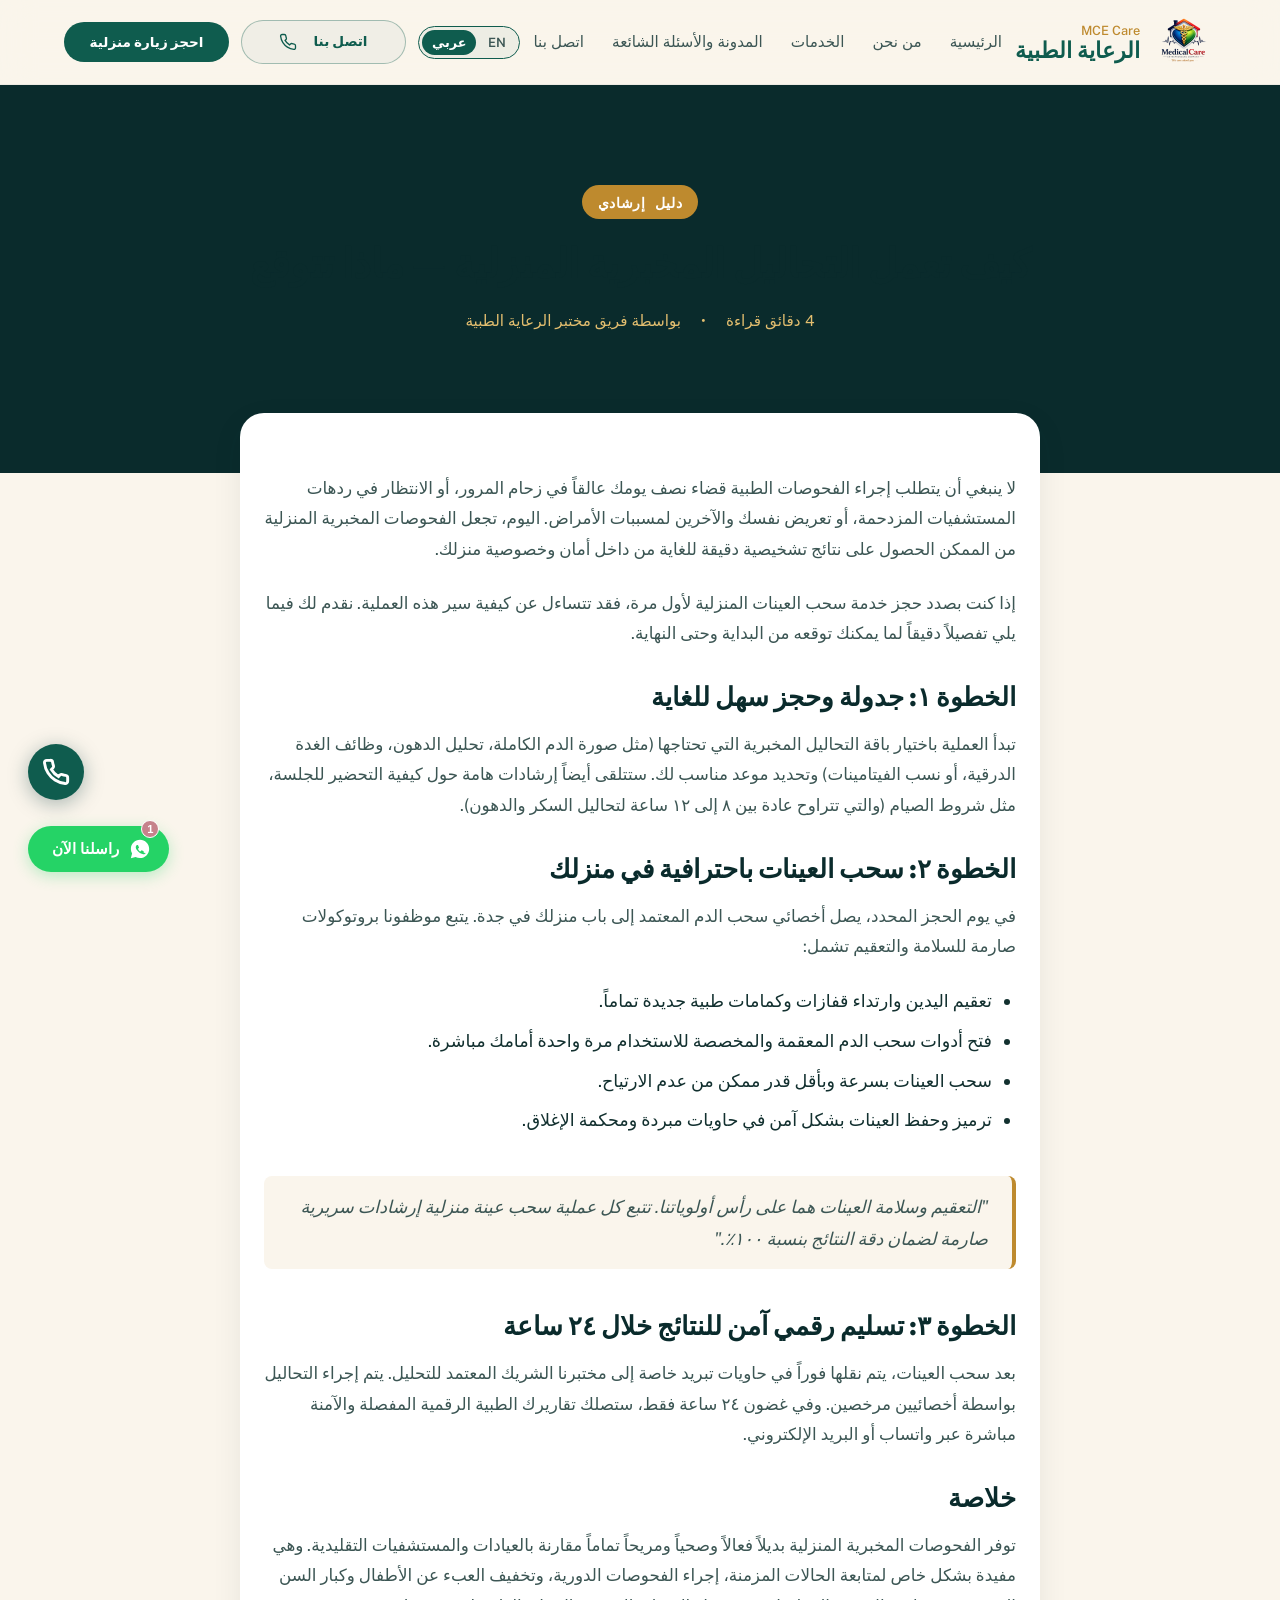
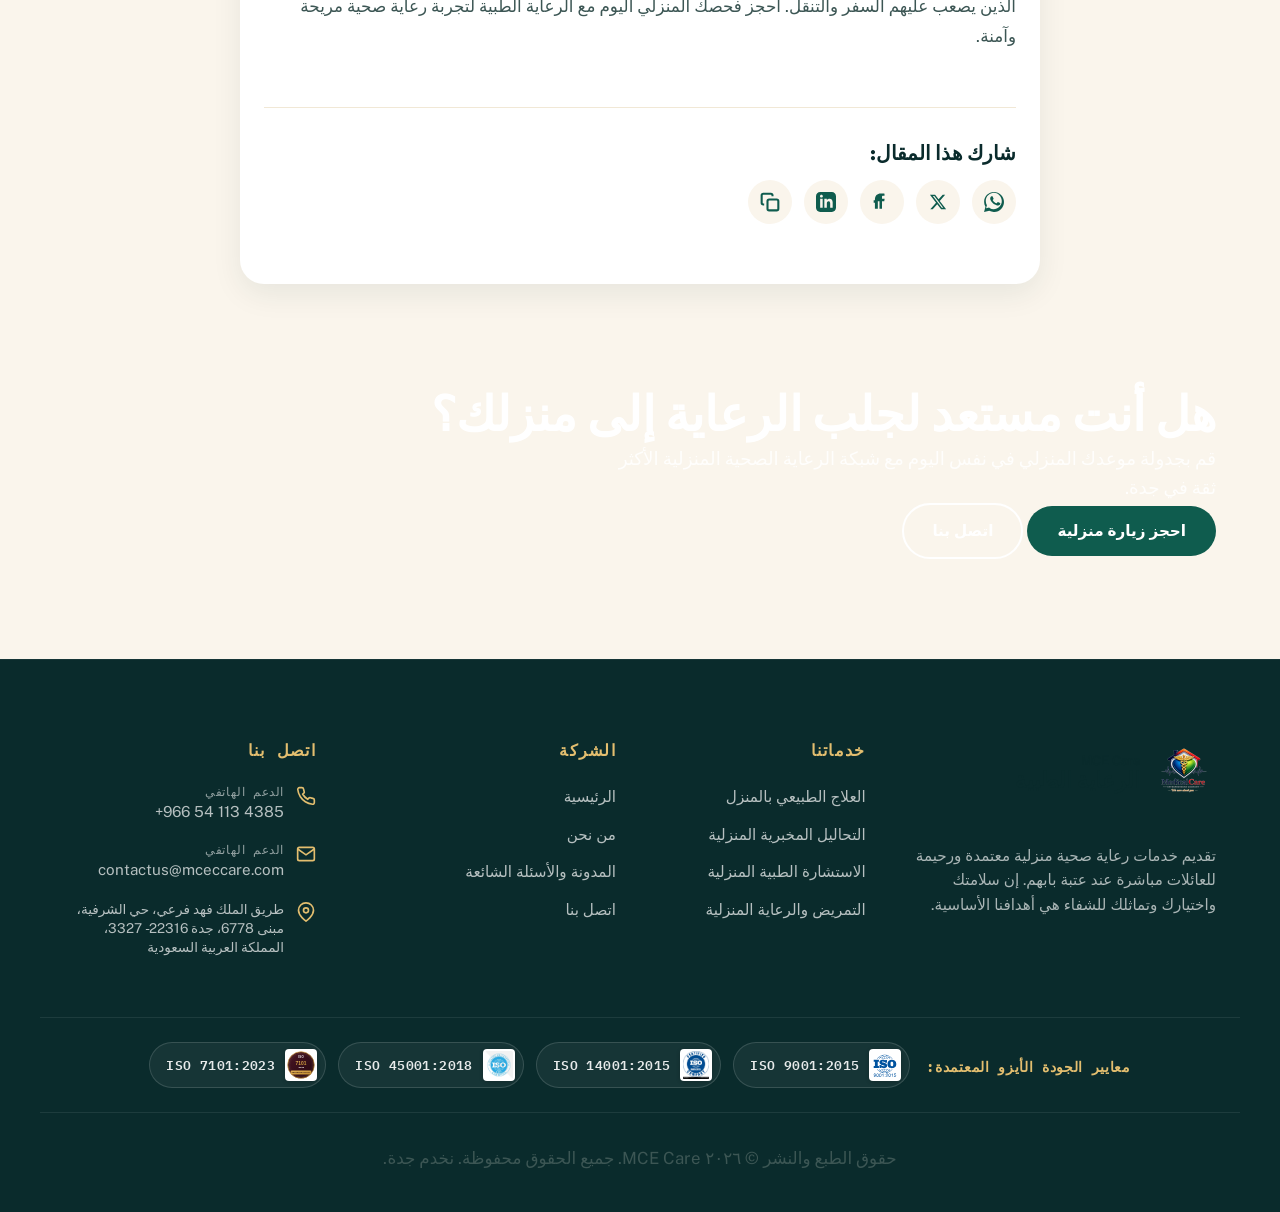
<file: blog-home-lab-testing.html>
<!DOCTYPE html>
<html lang="ar" data-lang="ar" dir="rtl">
<head>
  <!-- Google tag (gtag.js) -->
  <script async src="https://www.googletagmanager.com/gtag/js?id=G-7KEHY1FRST"></script>
  <script>
    window.dataLayer = window.dataLayer || [];
    function gtag(){dataLayer.push(arguments);}
    gtag('js', new Date());

    gtag('config', 'G-7KEHY1FRST');
  </script>
  <meta charset="UTF-8">
  <meta name="viewport" content="width=device-width, initial-scale=1.0">
  
  <!-- Basic SEO -->
  <title>How Home Lab Testing Works — What to Expect | MCE Care</title>
  <meta name="description" content="Learn how home lab testing works, from scheduling a diagnostic checkup to sample collection and receiving secure digital results at your doorstep in Jeddah.">
  
    <!-- Technical & Crawlability Canonical & Hreflang Tags -->
  <link rel="canonical" href="https://www.mceccare.com/blog-home-lab-testing.html">
  <link rel="alternate" hreflang="ar" href="https://www.mceccare.com/blog-home-lab-testing.html" />
  <link rel="alternate" hreflang="en" href="https://www.mceccare.com/blog-home-lab-testing.html" />
  <link rel="alternate" hreflang="x-default" href="https://www.mceccare.com/blog-home-lab-testing.html" />

  <!-- Inline Script to Prevent FOUC -->
  <script>
    (function() {
      const savedLang = localStorage.getItem('preferred-lang') || 'ar';
      document.documentElement.setAttribute('lang', savedLang);
      document.documentElement.setAttribute('data-lang', savedLang);
      document.documentElement.setAttribute('dir', savedLang === 'ar' ? 'rtl' : 'ltr');
    })();
  </script>

  <!-- Favicon -->
  <link rel="icon" type="image/png" href="Public/fav.png">

  <!-- Google Fonts -->
  <link rel="preconnect" href="https://fonts.googleapis.com">
  <link rel="preconnect" href="https://fonts.gstatic.com" crossorigin>
  <link href="https://fonts.googleapis.com/css2?family=Fraunces:ital,opsz,wght@0,9..144,400..700;1,9..144,400..700&family=IBM+Plex+Mono:wght@400;500;600&family=Public+Sans:ital,wght@0,300..900;1,300..900&display=swap" rel="stylesheet">

  <!-- Stylesheet -->
  <link rel="stylesheet" href="css/style.css?v=2">

  <style>
    /* Language Toggle Visibility styling */
    html[lang="en"] .lang-ar { display: none !important; }
    html[lang="ar"] .lang-en { display: none !important; }

    .blog-detail-container {
      max-width: 800px;
      margin: 0 auto;
      padding: 60px 24px;
      background-color: var(--white);
      border-radius: var(--radius-lg);
      box-shadow: var(--shadow-md);
      margin-top: -60px;
      position: relative;
      z-index: 10;
    }
    .blog-content {
      font-family: var(--font-body);
      color: var(--ink);
      line-height: 1.8;
      font-size: 1.1rem;
    }
    .blog-content h2, .blog-content h3 {
      font-family: var(--font-display);
      color: var(--teal-deep);
      margin-top: 2rem;
      margin-bottom: 1rem;
    }
    .blog-content p {
      margin-bottom: 1.5rem;
    }
    .blog-content ul {
      margin-bottom: 1.5rem;
      padding-inline-start: 24px;
    }
    .blog-content li {
      margin-bottom: 0.5rem;
    }
    .blog-content blockquote {
      border-inline-start: 4px solid var(--gold);
      padding: 15px 24px;
      margin: 2.5rem 0;
      font-style: italic;
      background: var(--bg);
      border-radius: var(--radius-sm);
      color: var(--ink-soft);
    }
    .share-section {
      margin-top: 3.5rem;
      padding-top: 2rem;
      border-top: 1px solid var(--bg-alt);
      display: flex;
      flex-direction: column;
      gap: 15px;
    }
    .share-title {
      font-family: var(--font-display);
      color: var(--teal-deep);
      font-size: 1.25rem;
      margin: 0;
    }
    .share-buttons {
      display: flex;
      gap: 12px;
      flex-wrap: wrap;
    }
    .share-btn {
      display: inline-flex;
      align-items: center;
      justify-content: center;
      width: 44px;
      height: 44px;
      border-radius: var(--radius-pill);
      background-color: var(--bg);
      color: var(--teal);
      transition: var(--transition-fast);
      border: none;
      cursor: pointer;
      text-decoration: none;
    }
    .share-btn:hover {
      background-color: var(--teal);
      color: var(--white);
      transform: translateY(-2px);
    }
    .copy-toast {
      display: none;
      position: fixed;
      bottom: 80px;
      left: 50%;
      transform: translateX(-50%);
      background-color: var(--teal-deep);
      color: var(--white);
      padding: 10px 22px;
      border-radius: var(--radius-pill);
      font-size: 0.95rem;
      z-index: 1000;
      box-shadow: var(--shadow-md);
      animation: fadeIn 0.3s ease;
    }
    @keyframes fadeIn {
      from { opacity: 0; transform: translate(-50%, 10px); }
      to { opacity: 1; transform: translate(-50%, 0); }
    }
    .blog-hero-header {
      background-color: var(--teal-deep);
      color: var(--white);
      padding: 100px 24px 140px 24px;
      text-align: center;
    }
    .blog-hero-header .badge-gold {
      background-color: var(--gold);
      color: var(--white);
      padding: 6px 16px;
      border-radius: var(--radius-pill);
      font-weight: 600;
      font-size: 0.85rem;
      text-transform: uppercase;
      letter-spacing: 0.05em;
    }
    .blog-hero-header h1 {
      font-family: var(--font-display);
      font-size: 2.5rem;
      margin-top: 20px;
      margin-bottom: 20px;
      line-height: 1.25;
    }
    .blog-hero-meta {
      font-size: 0.95rem;
      color: var(--gold-light);
      display: flex;
      justify-content: center;
      gap: 20px;
      flex-wrap: wrap;
    }
  </style>
</head>
<body>

  <!-- Preloader Screen -->
  <div id="preloader" aria-label="Loading Website" role="status" aria-live="polite">
    <div class="preloader-content">
      <img src="Public/presentlogo.png" alt="MCE Care Logo" class="preloader-logo">
      <div class="preloader-spinner-container">
        <div class="preloader-spinner"></div>
      </div>
    </div>
  </div>

  <!-- HEADER -->
  <header class="header" role="banner">
    <div class="container header-container">
      <a href="index.html" class="logo" aria-label="MCE Care Home Page">
        <img src="Public/presentlogo.png" alt="MCE Care Logo" class="logo-img">
        <span class="logo-text">
          <span class="logo-text-en">MCE Care</span>
          <span class="logo-arabic">الرعاية الطبية</span>
        </span>
      </a>

      <nav class="nav-desktop" role="navigation" aria-label="Desktop Navigation">
        <a href="index.html" class="nav-link" data-i18n="nav_home">Home</a>
        <a href="about.html" class="nav-link" data-i18n="nav_about">About Us</a>
        <a href="services.html" class="nav-link" data-i18n="nav_services">Services</a>
        <a href="blogs.html" class="nav-link" data-i18n="nav_blogs">Blogs & FAQ</a>
        <a href="contact.html" class="nav-link" data-i18n="nav_contact">Contact Us</a>
      </nav>

      <div class="header-actions-group">
        <div class="lang-toggle-pill" role="group" aria-label="Language selection">
          <button id="lang-btn-en" class="lang-toggle-btn" aria-label="Switch to English">EN</button>
          <button id="lang-btn-ar" class="lang-toggle-btn active" aria-label="Switch to Arabic">عربي</button>
        </div>
        <a href="tel:+966541134385" class="btn btn-secondary header-cta-phone" aria-label="Call support line">
          <svg width="18" height="18" viewBox="0 0 24 24" fill="none" stroke="currentColor" stroke-width="1.75" style="display:inline-block; vertical-align: middle; margin-inline-end: 8px;">
            <path d="M22 16.92v3a2 2 0 0 1-2.18 2 19.79 19.79 0 0 1-8.63-3.07 19.5 19.5 0 0 1-6-6 19.79 19.79 0 0 1-3.07-8.67A2 2 0 0 1 4.11 2h3a2 2 0 0 1 2 1.72 12.84 12.84 0 0 0 .7 2.81 2 2 0 0 1-.45 2.11L8.09 9.91a16 16 0 0 0 6 6l1.27-1.27a2 2 0 0 1 2.11-.45 12.84 12.84 0 0 0 2.81.7A2 2 0 0 1 22 16.92z"/>
          </svg>
          <span data-i18n="btn_call">Call Us</span>
        </a>
        <button class="btn btn-primary header-cta open-modal-btn" data-i18n="btn_book">Book Now</button>
        <button id="nav-toggle-btn" class="nav-toggle" aria-expanded="false" aria-controls="mobile-menu" aria-label="Open navigation menu">
          <svg viewBox="0 0 24 24" fill="none" stroke="currentColor" stroke-width="2.5"><path d="M4 6h16M4 12h16M4 18h16"></path></svg>
        </button>
      </div>
    </div>
  </header>

  <!-- Mobile Overlay Navigation menu -->
  <div class="nav-mobile-overlay" id="mobile-menu" aria-hidden="true" role="dialog" aria-modal="true" aria-label="Mobile Navigation Menu">
    <button id="nav-close-btn" class="nav-mobile-close" aria-label="Close navigation menu">
      <svg fill="none" stroke="currentColor" viewBox="0 0 24 24" xmlns="http://www.w3.org/2000/svg">
        <path stroke-linecap="round" stroke-linejoin="round" stroke-width="2.5" d="M6 18L18 6M6 6l12 12"></path>
      </svg>
    </button>
    <a href="index.html" class="nav-link mobile-nav-item" data-i18n="nav_home">Home</a>
    <a href="about.html" class="nav-link mobile-nav-item" data-i18n="nav_about">About Us</a>
    <a href="services.html" class="nav-link mobile-nav-item" data-i18n="nav_services">Services</a>
    <a href="blogs.html" class="nav-link mobile-nav-item" data-i18n="nav_blogs">Blogs & FAQ</a>
    <a href="contact.html" class="nav-link mobile-nav-item" data-i18n="nav_contact">Contact Us</a>
    <button class="btn btn-primary open-modal-btn mobile-nav-item" style="width: 100%; max-width: 280px; margin-top: 16px;" data-i18n="btn_book">Book Now</button>
  </div>

  <main role="main">
    
    <!-- BLOG HERO HEADER -->
    <section class="blog-hero-header">
      <div class="container">
        <span class="badge-gold lang-en">Guide</span>
        <span class="badge-gold lang-ar">دليل إرشادي</span>
        
        <h1 class="lang-en">How Home Lab Testing Works — What to Expect</h1>
        <h1 class="lang-ar">كيف تعمل التحاليل المخبرية المنزلية — ماذا تتوقع</h1>
        
        <div class="blog-hero-meta">
          <span>4 <span data-i18n="read_time">min read</span></span>
          <span>&bull;</span>
          <span class="lang-en">By MCE Care Lab Team</span>
          <span class="lang-ar">بواسطة فريق مختبر الرعاية الطبية</span>
        </div>
      </div>
    </section>

    <!-- BLOG DETAIL CONTAINER -->
    <article class="container">
      <div class="blog-detail-container">
        <div class="blog-content">
          
          <!-- English Content -->
          <div class="lang-en">
            <p>Undergoing medical checkups shouldn't require spending half your day stuck in traffic, waiting in hospital lobbies, or exposing yourself to pathogens in busy waiting rooms. Today, home lab testing makes it possible to get high-quality diagnostic insights from the safety and privacy of your home.</p>
            
            <p>If you're booking an in-home sample collection for the first time, you might wonder how the process is structured. Below is a detailed breakdown of what to expect from start to finish.</p>
            
            <h2>Step 1: Simple Online Booking</h2>
            <p>You start by choosing the laboratory test panels you need (such as a complete blood count, lipid profile, thyroid panel, or vitamin levels) and scheduling a convenient morning or afternoon slot. You will also receive guidelines on preparation, such as fasting requirements (usually 8 to 12 hours for glucose and lipid tests).</p>
            
            <h2>Step 2: Professional In-Home Sample Collection</h2>
            <p>On the day of your booking, a certified lab technician (phlebotomist) arrives at your doorstep in Jeddah. Our staff follow strict safety and hygiene protocols:</p>
            <ul>
              <li>Sanitizing hands and putting on fresh medical gloves and masks.</li>
              <li>Opening single-use, sterile needle kits in your presence.</li>
              <li>Collecting the samples efficiently with minimal discomfort.</li>
              <li>Safely labeling and storing the blood or urine samples in temperature-controlled cooler boxes.</li>
            </ul>
            <blockquote>"Sanitization and sample integrity are our highest priorities. Every home collection follows strict clinical guidelines to ensure 100% accuracy."</blockquote>
            
            <h2>Step 3: Secure Digital Delivery Within 24 Hours</h2>
            <p>Once collected, your samples are immediately transported in cold storage to our accredited partner laboratory. The analysis is performed by certified pathologists. Within 24 hours of collection, you receive your secure, comprehensive digital medical reports directly via WhatsApp or Email.</p>
            
            <h2>Summary</h2>
            <p>Home lab testing offers an efficient, hygienic, and completely stress-free alternative to traditional clinics. It is particularly beneficial for monitoring chronic conditions, conducting routine physicals, and supporting children or elderly parents who find travel difficult. Book a home visit with MCE Care today to experience a new level of diagnostic comfort.</p>
          </div>

          <!-- Arabic Content -->
          <div class="lang-ar">
            <p>لا ينبغي أن يتطلب إجراء الفحوصات الطبية قضاء نصف يومك عالقاً في زحام المرور، أو الانتظار في ردهات المستشفيات المزدحمة، أو تعريض نفسك والآخرين لمسببات الأمراض. اليوم، تجعل الفحوصات المخبرية المنزلية من الممكن الحصول على نتائج تشخيصية دقيقة للغاية من داخل أمان وخصوصية منزلك.</p>
            
            <p>إذا كنت بصدد حجز خدمة سحب العينات المنزلية لأول مرة، فقد تتساءل عن كيفية سير هذه العملية. نقدم لك فيما يلي تفصيلاً دقيقاً لما يمكنك توقعه من البداية وحتى النهاية.</p>
            
            <h2>الخطوة ١: جدولة وحجز سهل للغاية</h2>
            <p>تبدأ العملية باختيار باقة التحاليل المخبرية التي تحتاجها (مثل صورة الدم الكاملة، تحليل الدهون، وظائف الغدة الدرقية، أو نسب الفيتامينات) وتحديد موعد مناسب لك. ستتلقى أيضاً إرشادات هامة حول كيفية التحضير للجلسة، مثل شروط الصيام (والتي تتراوح عادة بين ٨ إلى ١٢ ساعة لتحاليل السكر والدهون).</p>
            
            <h2>الخطوة ٢: سحب العينات باحترافية في منزلك</h2>
            <p>في يوم الحجز المحدد، يصل أخصائي سحب الدم المعتمد إلى باب منزلك في جدة. يتبع موظفونا بروتوكولات صارمة للسلامة والتعقيم تشمل:</p>
            <ul>
              <li>تعقيم اليدين وارتداء قفازات وكمامات طبية جديدة تماماً.</li>
              <li>فتح أدوات سحب الدم المعقمة والمخصصة للاستخدام مرة واحدة أمامك مباشرة.</li>
              <li>سحب العينات بسرعة وبأقل قدر ممكن من عدم الارتياح.</li>
              <li>ترميز وحفظ العينات بشكل آمن في حاويات مبردة ومحكمة الإغلاق.</li>
            </ul>
            <blockquote>"التعقيم وسلامة العينات هما على رأس أولوياتنا. تتبع كل عملية سحب عينة منزلية إرشادات سريرية صارمة لضمان دقة النتائج بنسبة ١٠٠٪."</blockquote>
            
            <h2>الخطوة ٣: تسليم رقمي آمن للنتائج خلال ٢٤ ساعة</h2>
            <p>بعد سحب العينات، يتم نقلها فوراً في حاويات تبريد خاصة إلى مختبرنا الشريك المعتمد للتحليل. يتم إجراء التحاليل بواسطة أخصائيين مرخصين. وفي غضون ٢٤ ساعة فقط، ستصلك تقاريرك الطبية الرقمية المفصلة والآمنة مباشرة عبر واتساب أو البريد الإلكتروني.</p>
            
            <h2>خلاصة</h2>
            <p>توفر الفحوصات المخبرية المنزلية بديلاً فعالاً وصحياً ومريحاً تماماً مقارنة بالعيادات والمستشفيات التقليدية. وهي مفيدة بشكل خاص لمتابعة الحالات المزمنة، إجراء الفحوصات الدورية، وتخفيف العبء عن الأطفال وكبار السن الذين يصعب عليهم السفر والتنقل. احجز فحصك المنزلي اليوم مع الرعاية الطبية لتجربة رعاية صحية مريحة وآمنة.</p>
          </div>

          <!-- Social Sharing Section -->
          <div class="share-section">
            <h4 class="share-title lang-en">Share this Article:</h4>
            <h4 class="share-title lang-ar">شارك هذا المقال:</h4>
            <div class="share-buttons">
              <a href="#" class="share-btn share-whatsapp" target="_blank" aria-label="Share on WhatsApp" title="WhatsApp">
                <svg width="20" height="20" fill="currentColor" viewBox="0 0 24 24"><path d="M.057 24l1.687-6.163c-1.041-1.804-1.588-3.849-1.587-5.946C.06 5.348 5.397.01 12.008.01c3.202.001 6.212 1.246 8.477 3.514 2.266 2.268 3.507 5.28 3.505 8.484-.004 6.657-5.34 11.997-11.953 11.997-2.005-.001-3.973-.502-5.717-1.456L0 24zm6.59-4.846c1.6.95 3.188 1.449 4.825 1.451 5.436 0 9.86-4.37 9.864-9.799.002-2.63-1.023-5.101-2.885-6.965C16.488 2.01 14.07 1.01 11.993 1.01c-5.438 0-9.865 4.37-9.87 9.8-.001 1.774.475 3.508 1.378 5.07l-.988 3.606 3.733-.967zm12.35-6.096c-.302-.15-1.785-.875-2.057-.974-.272-.099-.47-.149-.668.15-.198.297-.768.974-.941 1.173-.173.198-.347.223-.65.073-.302-.15-1.277-.468-2.433-1.493-.898-.797-1.503-1.783-1.68-2.08-.178-.299-.019-.462.13-.61.135-.133.303-.347.454-.52.152-.174.202-.298.303-.497.102-.198.05-.371-.025-.52-.075-.15-.668-1.597-.914-2.202-.241-.593-.484-.509-.668-.518-.172-.008-.371-.01-.569-.01-.198 0-.52.074-.792.372-.272.297-1.04 1.016-1.04 2.479 0 1.462 1.065 2.875 1.213 3.074.149.198 2.096 3.2 5.077 4.487.709.306 1.262.489 1.694.625.712.227 1.36.195 1.871.118.571-.085 1.785-.719 2.034-1.411.25-.693.25-1.287.175-1.411-.074-.124-.272-.198-.57-.348z"/></svg>
              </a>
              <a href="#" class="share-btn share-twitter" target="_blank" aria-label="Share on X" title="X (Twitter)">
                <svg width="18" height="18" fill="currentColor" viewBox="0 0 24 24"><path d="M18.244 2.25h3.308l-7.227 8.26 8.502 11.24H16.17l-5.214-6.817L4.99 21.75H1.68l7.73-8.835L1.254 2.25H8.08l4.713 6.231zm-1.161 17.52h1.833L7.084 4.126H5.117z"/></svg>
              </a>
              <a href="#" class="share-btn share-facebook" target="_blank" aria-label="Share on Facebook" title="Facebook">
                <svg width="20" height="20" fill="currentColor" viewBox="0 0 24 24"><path d="M9 8H7v3h2v9h3v-9h2.72l.42-3H12V6c0-.9.27-1.5 1.54-1.5H15V2c-.52-.07-2.31-.2-4.4-.2C6.22 1.8 3.5 4.47 3.5 9v1H2v3h1.5V20H7v-9h2V8z"/></svg>
              </a>
              <a href="#" class="share-btn share-linkedin" target="_blank" aria-label="Share on LinkedIn" title="LinkedIn">
                <svg width="20" height="20" fill="currentColor" viewBox="0 0 24 24"><path d="M19 0h-14c-2.761 0-5 2.239-5 5v14c0 2.761 2.239 5 5 5h14c2.762 0 5-2.239 5-5v-14c0-2.761-2.238-5-5-5zm-11 19h-3v-11h3v11zm-1.5-12.268c-.966 0-1.75-.779-1.75-1.75s.784-1.75 1.75-1.75 1.75.779 1.75 1.75-.784 1.75-1.75 1.75zm13.5 12.268h-3v-5.604c0-3.368-4-3.113-4 0v5.604h-3v-11h3v1.765c1.396-2.586 7-2.777 7 2.476v6.759z"/></svg>
              </a>
              <button class="share-btn share-copy" onclick="copyLink()" aria-label="Copy Link" title="Copy Link">
                <svg width="20" height="20" fill="none" stroke="currentColor" stroke-width="2.5" viewBox="0 0 24 24"><rect x="9" y="9" width="13" height="13" rx="2" ry="2"></rect><path d="M5 15H4a2 2 0 0 1-2-2V4a2 2 0 0 1 2-2h9a2 2 0 0 1 2 2v1"></path></svg>
              </button>
            </div>
            <div id="copy-toast" class="copy-toast">
              <span class="lang-en">Link copied to clipboard!</span>
              <span class="lang-ar">تم نسخ رابط المقال!</span>
            </div>
          </div>

        </div>
      </div>
    </article>

    <!-- SECTION CTA -->
    <section class="section-cta container section-padding reveal">
      <div class="cta-card">
        <div class="cta-content">
          <h2 class="cta-title" data-i18n="cta_title">Ready to bring care home?</h2>
          <p class="cta-desc" data-i18n="cta_desc">Schedule your same-day home appointment with Jeddah's most trusted home healthcare network.</p>
          <div class="cta-actions">
            <button class="btn btn-primary open-modal-btn" data-i18n="btn_book">Book a Home Visit</button>
            <a href="tel:+966541134385" class="btn btn-secondary" style="color:var(--white); border-color:var(--white);" data-i18n="btn_call">Call Us</a>
          </div>
        </div>
      </div>
    </section>

  </main>

  <!-- FOOTER -->
  <footer class="footer" role="contentinfo">
    <div class="container footer-grid">
      <div class="footer-col">
        <a href="index.html" class="logo" style="margin-bottom: 20px;">
          <img src="Public/presentlogo.png" alt="MCE Care Logo" class="logo-img">
          <span class="logo-text">
            <span class="logo-text-en" style="color: var(--teal-deep);">MCE Care</span>
            <span class="logo-arabic" style="color: var(--teal-deep);">الرعاية الطبية</span>
          </span>
        </a>
        <p class="footer-blurb" data-i18n="footer_blurb">Providing families with certified and compassionate home healthcare services directly at your doorstep. Your health, safety, and recovery are our primary goals.</p>
      </div>
      <div class="footer-col">
        <h3 class="footer-col-title" data-i18n="footer_title_services">Our Services</h3>
        <ul class="footer-links">
          <li><a href="services.html" class="footer-link" data-i18n="service_1_title">Physiotherapy at Home</a></li>
          <li><a href="services.html" class="footer-link" data-i18n="service_2_title">Home Lab Tests</a></li>
          <li><a href="services.html" class="footer-link" data-i18n="service_3_title">Home Consultation</a></li>
          <li><a href="services.html" class="footer-link" data-i18n="service_4_title">Home Nursing & Caregiver</a></li>
        </ul>
      </div>
      <div class="footer-col">
        <h3 class="footer-col-title" data-i18n="footer_title_company">Company</h3>
        <ul class="footer-links">
          <li><a href="index.html" class="footer-link" data-i18n="nav_home">Home</a></li>
          <li><a href="about.html" class="footer-link" data-i18n="nav_about">About Us</a></li>
          <li><a href="blogs.html" class="footer-link" data-i18n="nav_blogs">Blogs & FAQ</a></li>
          <li><a href="contact.html" class="footer-link" data-i18n="nav_contact">Contact Us</a></li>
        </ul>
      </div>
      <div class="footer-col">
        <h3 class="footer-col-title" data-i18n="footer_title_contact">Contact Us</h3>
        <div class="footer-contact-item">
          <svg class="footer-contact-icon" width="20" height="20" viewBox="0 0 24 24" fill="none" stroke="currentColor" stroke-width="2" aria-hidden="true"><path d="M22 16.92v3a2 2 0 0 1-2.18 2 19.79 19.79 0 0 1-8.63-3.07 19.5 19.5 0 0 1-6-6 19.79 19.79 0 0 1-3.07-8.67A2 2 0 0 1 4.11 2h3a2 2 0 0 1 2 1.72 12.84 12.84 0 0 0 .7 2.81 2 2 0 0 1-.45 2.11L8.09 9.91a16 16 0 0 0 6 6l1.27-1.27a2 2 0 0 1 2.11-.45 12.84 12.84 0 0 0 2.81.7A2 2 0 0 1 22 16.92z"/></svg>
          <div>
            <div class="stat-label" data-i18n="footer_phone_lbl">Phone Support</div>
            <a href="tel:+966541134385" class="phone-number">+966 54 113 4385</a>
          </div>
        </div>
        <div class="footer-contact-item">
          <svg class="footer-contact-icon" width="20" height="20" viewBox="0 0 24 24" fill="none" stroke="currentColor" stroke-width="2" aria-hidden="true"><path d="M4 4h16c1.1 0 2 .9 2 2v12c0 1.1-.9 2-2 2H4c-1.1 0-2-.9-2-2V6c0-1.1.9-2 2-2z"/><polyline points="22,6 12,13 2,6"/></svg>
          <div>
            <div class="stat-label" data-i18n="footer_phone_lbl">Email Support</div>
            <a href="mailto:contactus@mceccare.com">contactus@mceccare.com</a>
          </div>
        </div>
        <div class="footer-contact-item">
          <svg class="footer-contact-icon" width="20" height="20" viewBox="0 0 24 24" fill="none" stroke="currentColor" stroke-width="2" aria-hidden="true"><path d="M21 10c0 7-9 13-9 13s-9-6-9-13a9 9 0 0 1 18 0z"/><circle cx="12" cy="10" r="3"/></svg>
          <div>
            <address style="font-style: normal; font-size: 0.85rem;" data-i18n="footer_address">
              Building 6778, King Fahad Branch Rd, Ash Sharafiyah Dist., Jeddah 22316 - 3327, Kingdom of Saudi Arabia
            </address>
          </div>
        </div>
      </div>
    </div>
    <div class="container footer-iso-bar">
      <span class="footer-iso-label" data-i18n="footer_iso_title">ISO Certified Standards:</span>
      <div class="footer-iso-badges">
        <div class="iso-badge-pill" title="ISO 9001:2015 Quality Management System">
          <img src="Public/logo/iso-9001.svg" alt="ISO 9001:2015 Logo" class="iso-badge-img" loading="lazy">
          <span class="iso-num">ISO 9001:2015</span>
        </div>
        <div class="iso-badge-pill" title="ISO 14001:2015 Environmental Management System">
          <img src="Public/logo/14001.jfif" alt="ISO 14001:2015 Logo" class="iso-badge-img" loading="lazy">
          <span class="iso-num">ISO 14001:2015</span>
        </div>
        <div class="iso-badge-pill" title="ISO 45001:2018 Occupational Health & Safety">
          <img src="Public/logo/45001.jfif" alt="ISO 45001:2018 Logo" class="iso-badge-img" loading="lazy">
          <span class="iso-num">ISO 45001:2018</span>
        </div>
        <div class="iso-badge-pill" title="ISO 7101:2023 Healthcare Quality Management">
          <img src="Public/logo/iso-7101.svg" alt="ISO 7101:2023 Logo" class="iso-badge-img" loading="lazy">
          <span class="iso-num">ISO 7101:2023</span>
        </div>
      </div>
    </div>
    <div class="container footer-bottom">
      <p data-i18n="footer_copyright">Copyright © 2026 MCE Care. All rights reserved. Serving Jeddah.</p>
    </div>
  </footer>

  <!-- STICKY MOBILE BOTTOM BAR -->
  <div class="sticky-mobile-bar" role="complementary" aria-label="Quick Actions">
    <div class="sticky-mobile-bar-container">
      <a href="#" class="btn btn-gold whatsapp-general-link" data-i18n="btn_book">Book Now</a>
      <a href="tel:+966541134385" class="btn btn-secondary" style="color:var(--white); border-color:var(--white);" data-i18n="btn_call">Call Now</a>
    </div>
  </div>

  <!-- STACKED FLOATING CTAS -->
  <div class="floating-ctas-container">
    <a href="tel:+966541134385" class="call-float" aria-label="Call MCE Care support team">
      <svg width="24" height="24" viewBox="0 0 24 24" fill="none" stroke="currentColor" stroke-width="2.5"><path d="M22 16.92v3a2 2 0 0 1-2.18 2 19.79 19.79 0 0 1-8.63-3.07 19.5 19.5 0 0 1-6-6 19.79 19.79 0 0 1-3.07-8.67A2 2 0 0 1 4.11 2h3a2 2 0 0 1 2 1.72 12.84 12.84 0 0 0 .7 2.81 2 2 0 0 1-.45 2.11L8.09 9.91a16 16 0 0 0 6 6l1.27-1.27a2 2 0 0 1 2.11-.45 12.84 12.84 0 0 0 2.81.7A2 2 0 0 1 22 16.92z"/></svg>
    </a>
  </div>

  <!-- Premium WhatsApp Chat Widget -->
  <div id="whatsapp-widget" class="wa-widget-container">
    <button id="wa-widget-btn" class="wa-widget-toggle" aria-label="Open WhatsApp Chat">
      <span class="wa-widget-badge">1</span>
      <svg viewBox="0 0 24 24" fill="currentColor" width="22" height="22"><path d="M12.012 2c-5.506 0-9.988 4.482-9.988 9.988 0 1.76.458 3.473 1.332 4.988L2 22l5.176-1.357c1.467.8 3.12 1.22 4.826 1.22l.012.001c5.506 0 9.988-4.482 9.988-9.988C22 6.482 17.518 2 12.012 2zm6.262 14.281c-.256.725-1.488 1.32-2.031 1.394-.488.066-1.125.138-3.238-.737-2.693-1.116-4.431-3.86-4.569-4.043-.131-.188-1.075-1.438-1.075-2.738 0-1.306.675-1.944.919-2.2.206-.219.544-.331.875-.331.112 0 .212.006.3.012.262.012.394.031.569.45.219.525.75 1.831.812 1.962.062.131.106.281.019.456-.088.175-.162.281-.319.462-.156.181-.331.406-.475.544-.162.156-.331.325-.144.65.188.319.831 1.369 1.781 2.219.144.131.25.162.394.212.188.062.375.05.519-.012.144-.062.619-.719.787-.962.169-.244.338-.2.569-.112.231.088 1.469.694 1.719.819.25.125.419.188.481.294.063.106.063.613-.193 1.338z"/></svg>
      <span class="wa-btn-text" data-i18n="wa_chat_btn">Chat with us</span>
    </button>
    
    <div id="wa-chat-window" class="wa-chat-card">
      <div class="wa-chat-header">
        <div class="wa-chat-avatar">
          <svg viewBox="0 0 24 24" fill="none" stroke="currentColor" stroke-width="2" width="22" height="22"><path d="M16 21v-2a4 4 0 0 0-4-4H6a4 4 0 0 0-4 4v2"/><circle cx="9" cy="7" r="4"/><path d="M22 21v-2a4 4 0 0 0-3-3.87"/><path d="M16 3.13a4 4 0 0 1 0 7.75"/></svg>
          <span class="wa-online-dot"></span>
        </div>
        <div class="wa-chat-header-info">
          <div class="wa-chat-name">MCE Care Support</div>
          <div class="wa-chat-status" data-i18n="wa_online_status">Typically replies in minutes</div>
        </div>
        <button id="wa-chat-close" class="wa-chat-close-btn" aria-label="Close Chat Window">&times;</button>
      </div>
      
      <div class="wa-chat-body">
        <div class="wa-chat-bubble">
          <div class="wa-chat-sender">MCE Care Coordinator</div>
          <div class="wa-chat-message" data-i18n="wa_welcome_msg">Hello! How can we help you today with your home healthcare booking?</div>
          <div class="wa-chat-time">Just now</div>
        </div>
      </div>
      
      <div class="wa-chat-footer">
        <a href="#" class="btn btn-primary wa-start-chat-btn whatsapp-general-link">
          <svg viewBox="0 0 24 24" fill="currentColor" width="20" height="20" style="display:inline-block; margin-inline-end: 8px; vertical-align: middle;"><path d="M12.012 2c-5.506 0-9.988 4.482-9.988 9.988 0 1.76.458 3.473 1.332 4.988L2 22l5.176-1.357c1.467.8 3.12 1.22 4.826 1.22l.012.001c5.506 0 9.988-4.482 9.988-9.988C22 6.482 17.518 2 12.012 2zm6.262 14.281c-.256.725-1.488 1.32-2.031 1.394-.488.066-1.125.138-3.238-.737-2.693-1.116-4.431-3.86-4.569-4.043-.131-.188-1.075-1.438-1.075-2.738 0-1.306.675-1.944.919-2.2.206-.219.544-.331.875-.331.112 0 .212.006.3.012.262.012.394.031.569.45.219.525.75 1.831.812 1.962.062.131.106.281.019.456-.088.175-.162.281-.319.462-.156.181-.331.406-.475.544-.162.156-.331.325-.144.65.188.319.831 1.369 1.781 2.219.144.131.25.162.394.212.188.062.375.05.519-.012.144-.062.619-.719.787-.962.169-.244.338-.2.569-.112.231.088 1.469.694 1.719.819.25.125.419.188.481.294.063.106.063.613-.193 1.338z"/></svg>
          <span data-i18n="wa_start_chat">Start Chat on WhatsApp</span>
        </a>
      </div>
    </div>
  </div>

  <!-- BOOKING LEAD MODAL -->
  <div id="booking-modal" class="modal-overlay" aria-hidden="true" role="dialog" aria-modal="true" aria-labelledby="modal-title">
    <div class="modal-card" role="document">
      <button id="modal-close-btn" class="modal-close" aria-label="Close booking modal">
        <svg viewBox="0 0 24 24" fill="none" stroke="currentColor" stroke-width="2"><path d="M18 6L6 18M6 6l12 12"></path></svg>
      </button>
      <div id="modal-form-content">
        <h2 id="modal-title" class="modal-title" data-i18n="modal_title">Book a Home Visit</h2>
        <p class="modal-desc" data-i18n="modal_desc">Fill in the form to notify our medical coordinator and start your booking process.</p>
        <form id="booking-form">
          <div class="form-row">
            <div class="form-group">
              <label class="form-label" for="booking-name" data-i18n="form_name_lbl">Full Name *</label>
              <input type="text" id="booking-name" name="name" class="form-input" data-i18n="form_name_placeholder" required aria-required="true">
            </div>
            <div class="form-group">
              <label class="form-label" for="booking-phone" data-i18n="form_phone_lbl">Phone Number (Saudi Arabia) *</label>
              <input type="tel" id="booking-phone" name="phone" class="form-input" data-i18n="form_phone_placeholder" required aria-required="true">
            </div>
          </div>
          <div class="form-row">
            <div class="form-group">
              <label class="form-label" for="booking-service" data-i18n="form_service_lbl">Select Service *</label>
              <select id="booking-service" name="service" class="form-select" required aria-required="true">
                <option value="" disabled selected data-i18n="form_service_placeholder">Choose a service</option>
                <option value="Home Caregiver" data-i18n="service_4_title">Home Caregiver</option>
                <option value="Physiotherapy" data-i18n="service_1_title">Physiotherapy at Home</option>
                <option value="Home Lab Tests" data-i18n="service_2_title">Home Lab Tests</option>
                <option value="Home Consultation" data-i18n="service_3_title">Home Consultation</option>
              </select>
            </div>
            <div class="form-group">
              <label class="form-label" for="booking-gender" data-i18n="form_gender_lbl">Provider Gender Preference</label>
              <select id="booking-gender" name="gender_preference" class="form-select">
                <option value="None" data-i18n="form_gender_opt_none">No Preference</option>
                <option value="Female" data-i18n="form_gender_opt_female">Female Practitioner</option>
                <option value="Male" data-i18n="form_gender_opt_male">Male Practitioner</option>
              </select>
            </div>
          </div>
          <div class="form-row">
            <div class="form-group">
              <label class="form-label" for="booking-city" data-i18n="form_city_lbl">City *</label>
              <select id="booking-city" name="city" class="form-select" required aria-required="true">
                <option value="" disabled selected data-i18n="form_city_placeholder">Select your city</option>
                <option value="Jeddah" data-i18n="Jeddah">Jeddah</option>
              </select>
            </div>
            <div class="form-group">
              <label class="form-label" for="booking-date" data-i18n="form_date_lbl">Preferred Date</label>
              <input type="date" id="booking-date" name="preferred_date" class="form-input">
            </div>
          </div>
          <div class="form-group">
            <label class="form-label" for="booking-message" data-i18n="form_msg_lbl">Your Message</label>
            <textarea id="booking-message" name="message" class="form-textarea" data-i18n="form_msg_placeholder"></textarea>
          </div>
          <button type="submit" class="btn btn-primary modal-submit-btn" data-i18n="form_submit">Confirm Booking</button>
        </form>
      </div>
      <div id="modal-success-content" class="modal-success-content" role="status" aria-live="polite">
        <div class="success-icon-wrapper">
          <svg width="40" height="40" viewBox="0 0 24 24" fill="none" stroke="currentColor" stroke-width="3"><polyline points="20 6 9 17 4 12"></polyline></svg>
        </div>
        <h2 class="success-title" data-i18n="success_title">Request Received</h2>
        <p id="success-desc-render" class="success-desc" data-i18n="success_desc"></p>
      </div>
    </div>
  </div>

  <!-- Unified JS -->
  <script src="js/app.js?v=2"></script>
  
  <script>
    document.addEventListener('DOMContentLoaded', () => {
      const url = encodeURIComponent(window.location.href);
      const title = encodeURIComponent(document.title);
      
      document.querySelectorAll('.share-whatsapp').forEach(el => el.href = `https://api.whatsapp.com/send?text=${title}%20${url}`);
      document.querySelectorAll('.share-twitter').forEach(el => el.href = `https://twitter.com/intent/tweet?text=${title}&url=${url}`);
      document.querySelectorAll('.share-facebook').forEach(el => el.href = `https://www.facebook.com/sharer/sharer.php?u=${url}`);
      document.querySelectorAll('.share-linkedin').forEach(el => el.href = `https://www.linkedin.com/sharing/share-offsite/?url=${url}`);
    });

    function copyLink() {
      navigator.clipboard.writeText(window.location.href).then(() => {
        const toast = document.getElementById('copy-toast');
        toast.style.display = 'block';
        setTimeout(() => {
          toast.style.display = 'none';
        }, 2000);
      });
    }
  </script>
</body>
</html>
</file>
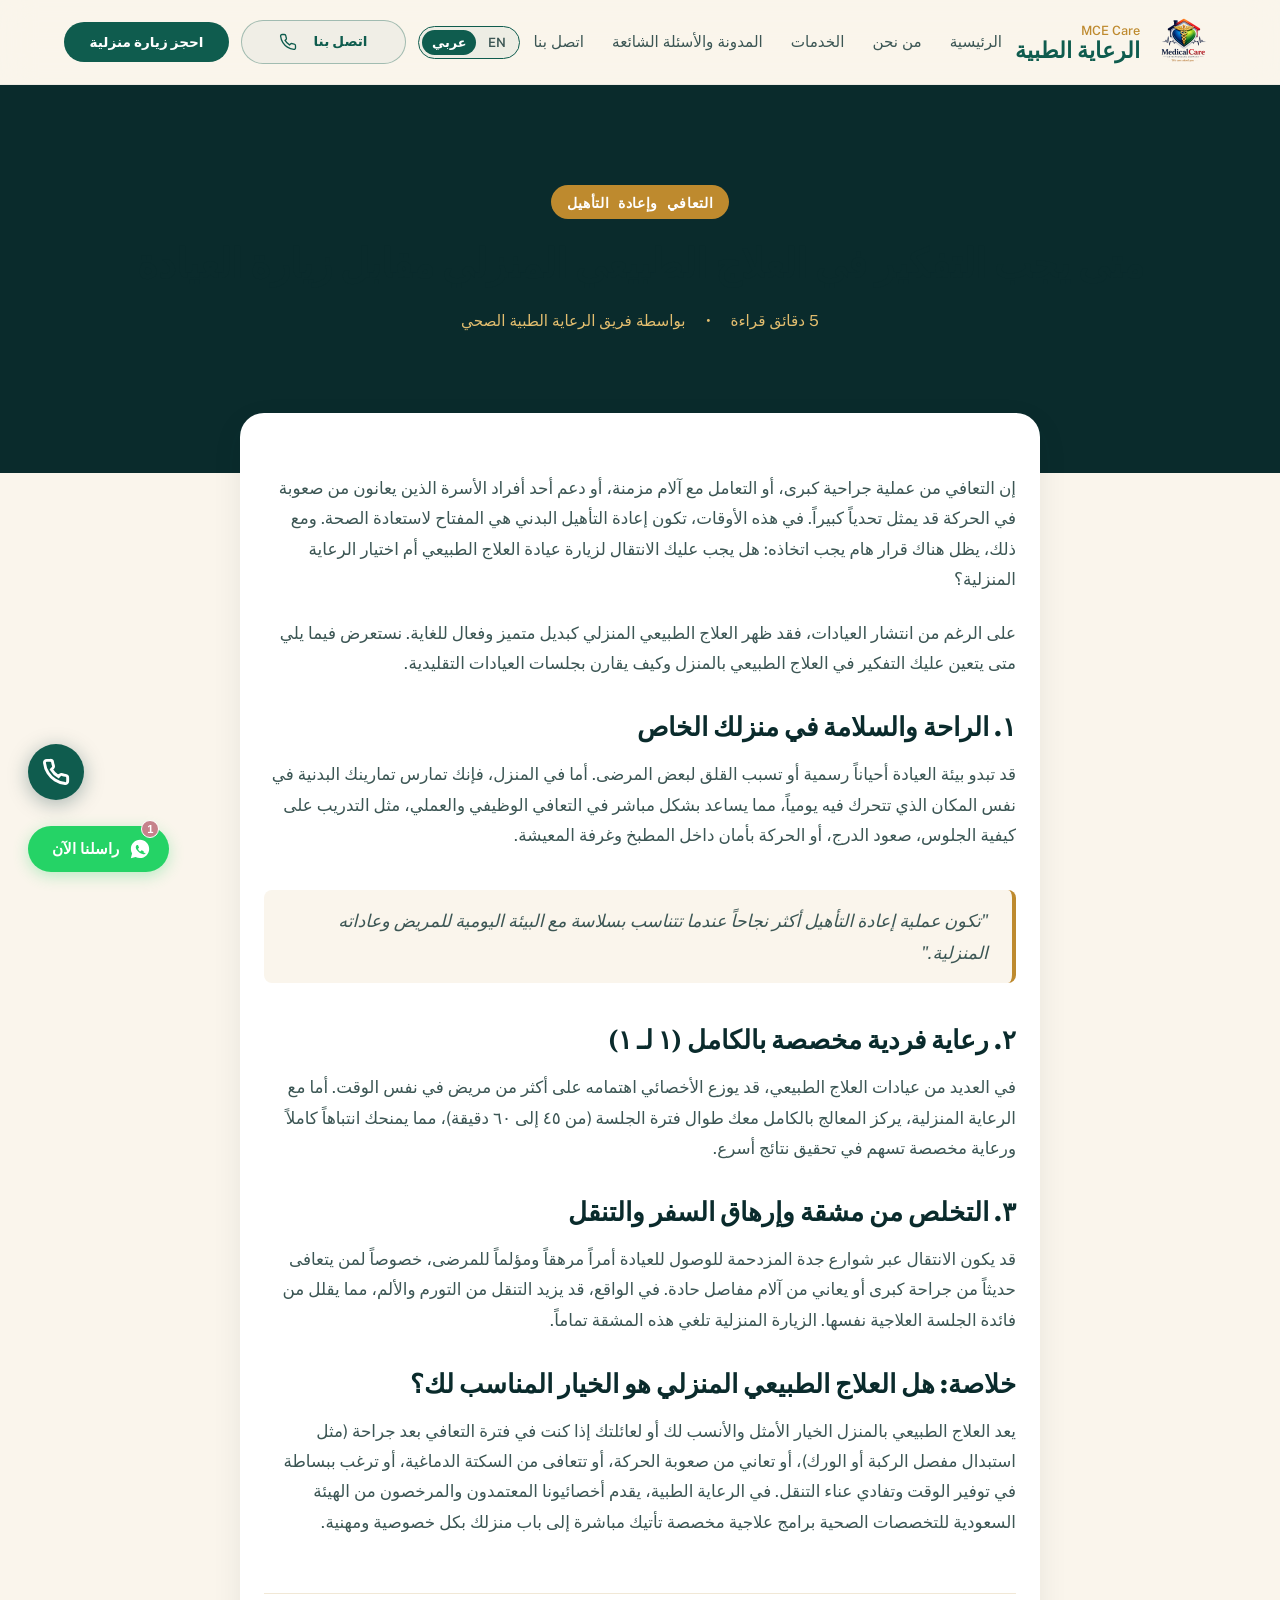
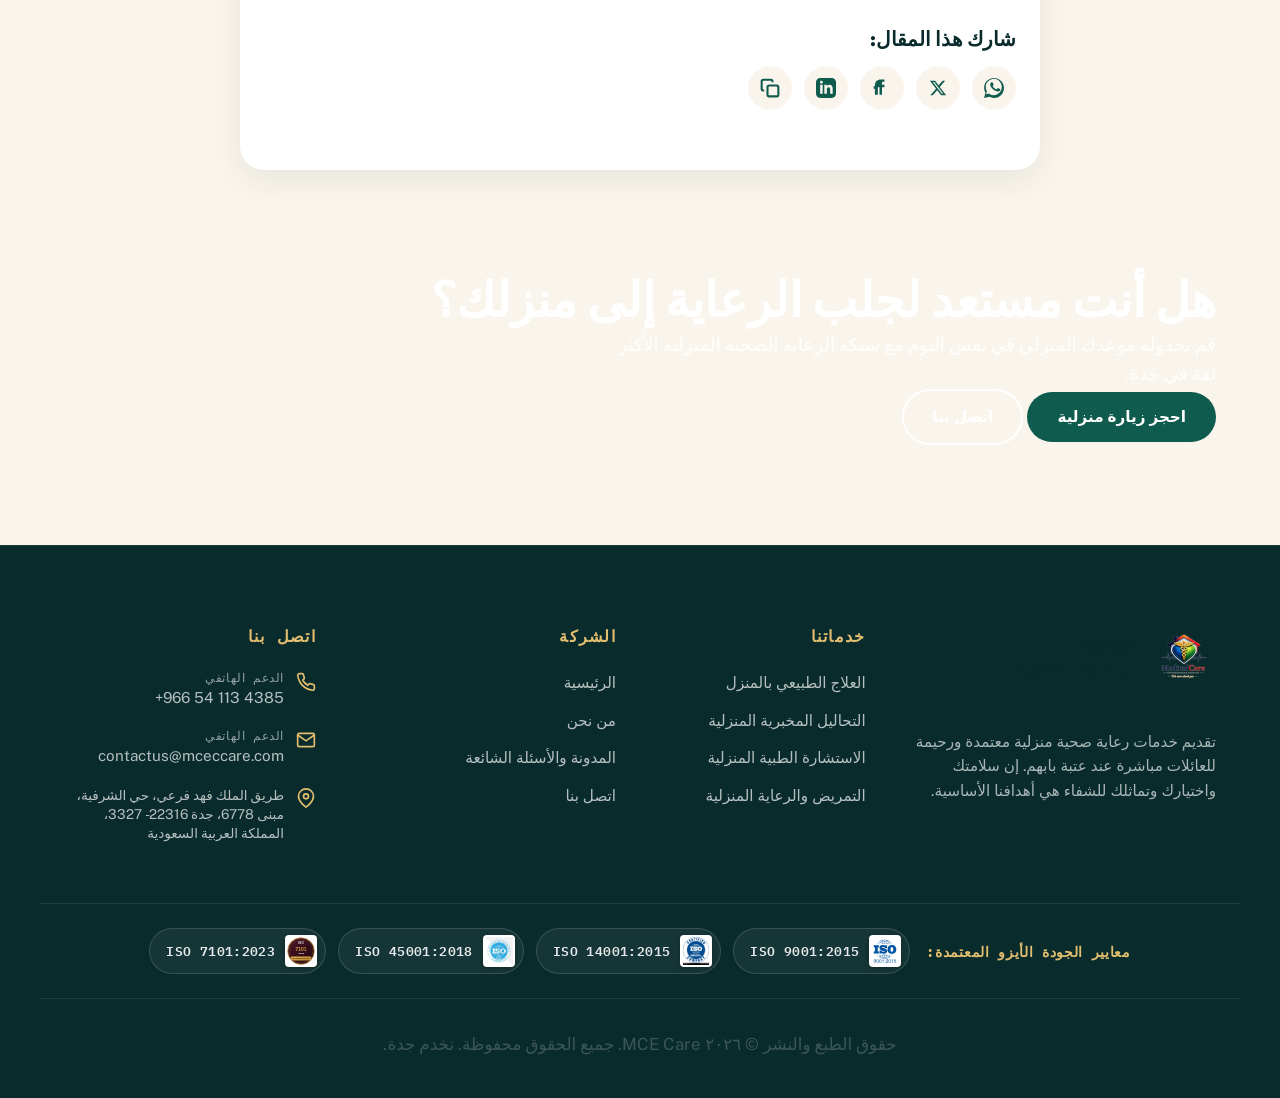
<file: blog-home-physiotherapy.html>
<!DOCTYPE html>
<html lang="ar" data-lang="ar" dir="rtl">
<head>
  <!-- Google tag (gtag.js) -->
  <script async src="https://www.googletagmanager.com/gtag/js?id=G-7KEHY1FRST"></script>
  <script>
    window.dataLayer = window.dataLayer || [];
    function gtag(){dataLayer.push(arguments);}
    gtag('js', new Date());

    gtag('config', 'G-7KEHY1FRST');
  </script>
  <meta charset="UTF-8">
  <meta name="viewport" content="width=device-width, initial-scale=1.0">
  
  <!-- Basic SEO -->
  <title>When to Consider Home Physiotherapy vs. a Clinic Visit | MCE Care</title>
  <meta name="description" content="Discover the benefits of in-home physical therapy compared to traditional clinic visits, including convenience, customized exercises, and travel reduction in Jeddah.">
  
    <!-- Technical & Crawlability Canonical & Hreflang Tags -->
  <link rel="canonical" href="https://www.mceccare.com/blog-home-physiotherapy.html">
  <link rel="alternate" hreflang="ar" href="https://www.mceccare.com/blog-home-physiotherapy.html" />
  <link rel="alternate" hreflang="en" href="https://www.mceccare.com/blog-home-physiotherapy.html" />
  <link rel="alternate" hreflang="x-default" href="https://www.mceccare.com/blog-home-physiotherapy.html" />

  <!-- Inline Script to Prevent FOUC -->
  <script>
    (function() {
      const savedLang = localStorage.getItem('preferred-lang') || 'ar';
      document.documentElement.setAttribute('lang', savedLang);
      document.documentElement.setAttribute('data-lang', savedLang);
      document.documentElement.setAttribute('dir', savedLang === 'ar' ? 'rtl' : 'ltr');
    })();
  </script>

  <!-- Favicon -->
  <link rel="icon" type="image/png" href="Public/fav.png">

  <!-- Google Fonts -->
  <link rel="preconnect" href="https://fonts.googleapis.com">
  <link rel="preconnect" href="https://fonts.gstatic.com" crossorigin>
  <link href="https://fonts.googleapis.com/css2?family=Fraunces:ital,opsz,wght@0,9..144,400..700;1,9..144,400..700&family=IBM+Plex+Mono:wght@400;500;600&family=Public+Sans:ital,wght@0,300..900;1,300..900&display=swap" rel="stylesheet">

  <!-- Stylesheet -->
  <link rel="stylesheet" href="css/style.css?v=2">

  <style>
    /* Language Toggle Visibility styling */
    html[lang="en"] .lang-ar { display: none !important; }
    html[lang="ar"] .lang-en { display: none !important; }

    .blog-detail-container {
      max-width: 800px;
      margin: 0 auto;
      padding: 60px 24px;
      background-color: var(--white);
      border-radius: var(--radius-lg);
      box-shadow: var(--shadow-md);
      margin-top: -60px;
      position: relative;
      z-index: 10;
    }
    .blog-content {
      font-family: var(--font-body);
      color: var(--ink);
      line-height: 1.8;
      font-size: 1.1rem;
    }
    .blog-content h2, .blog-content h3 {
      font-family: var(--font-display);
      color: var(--teal-deep);
      margin-top: 2rem;
      margin-bottom: 1rem;
    }
    .blog-content p {
      margin-bottom: 1.5rem;
    }
    .blog-content ul {
      margin-bottom: 1.5rem;
      padding-inline-start: 24px;
    }
    .blog-content li {
      margin-bottom: 0.5rem;
    }
    .blog-content blockquote {
      border-inline-start: 4px solid var(--gold);
      padding: 15px 24px;
      margin: 2.5rem 0;
      font-style: italic;
      background: var(--bg);
      border-radius: var(--radius-sm);
      color: var(--ink-soft);
    }
    .share-section {
      margin-top: 3.5rem;
      padding-top: 2rem;
      border-top: 1px solid var(--bg-alt);
      display: flex;
      flex-direction: column;
      gap: 15px;
    }
    .share-title {
      font-family: var(--font-display);
      color: var(--teal-deep);
      font-size: 1.25rem;
      margin: 0;
    }
    .share-buttons {
      display: flex;
      gap: 12px;
      flex-wrap: wrap;
    }
    .share-btn {
      display: inline-flex;
      align-items: center;
      justify-content: center;
      width: 44px;
      height: 44px;
      border-radius: var(--radius-pill);
      background-color: var(--bg);
      color: var(--teal);
      transition: var(--transition-fast);
      border: none;
      cursor: pointer;
      text-decoration: none;
    }
    .share-btn:hover {
      background-color: var(--teal);
      color: var(--white);
      transform: translateY(-2px);
    }
    .copy-toast {
      display: none;
      position: fixed;
      bottom: 80px;
      left: 50%;
      transform: translateX(-50%);
      background-color: var(--teal-deep);
      color: var(--white);
      padding: 10px 22px;
      border-radius: var(--radius-pill);
      font-size: 0.95rem;
      z-index: 1000;
      box-shadow: var(--shadow-md);
      animation: fadeIn 0.3s ease;
    }
    @keyframes fadeIn {
      from { opacity: 0; transform: translate(-50%, 10px); }
      to { opacity: 1; transform: translate(-50%, 0); }
    }
    .blog-hero-header {
      background-color: var(--teal-deep);
      color: var(--white);
      padding: 100px 24px 140px 24px;
      text-align: center;
    }
    .blog-hero-header .badge-gold {
      background-color: var(--gold);
      color: var(--white);
      padding: 6px 16px;
      border-radius: var(--radius-pill);
      font-weight: 600;
      font-size: 0.85rem;
      text-transform: uppercase;
      letter-spacing: 0.05em;
    }
    .blog-hero-header h1 {
      font-family: var(--font-display);
      font-size: 2.5rem;
      margin-top: 20px;
      margin-bottom: 20px;
      line-height: 1.25;
    }
    .blog-hero-meta {
      font-size: 0.95rem;
      color: var(--gold-light);
      display: flex;
      justify-content: center;
      gap: 20px;
      flex-wrap: wrap;
    }
  </style>
</head>
<body>

  <!-- Preloader Screen -->
  <div id="preloader" aria-label="Loading Website" role="status" aria-live="polite">
    <div class="preloader-content">
      <img src="Public/presentlogo.png" alt="MCE Care Logo" class="preloader-logo">
      <div class="preloader-spinner-container">
        <div class="preloader-spinner"></div>
      </div>
    </div>
  </div>

  <!-- HEADER -->
  <header class="header" role="banner">
    <div class="container header-container">
      <a href="index.html" class="logo" aria-label="MCE Care Home Page">
        <img src="Public/presentlogo.png" alt="MCE Care Logo" class="logo-img">
        <span class="logo-text">
          <span class="logo-text-en">MCE Care</span>
          <span class="logo-arabic">الرعاية الطبية</span>
        </span>
      </a>

      <nav class="nav-desktop" role="navigation" aria-label="Desktop Navigation">
        <a href="index.html" class="nav-link" data-i18n="nav_home">Home</a>
        <a href="about.html" class="nav-link" data-i18n="nav_about">About Us</a>
        <a href="services.html" class="nav-link" data-i18n="nav_services">Services</a>
        <a href="blogs.html" class="nav-link" data-i18n="nav_blogs">Blogs & FAQ</a>
        <a href="contact.html" class="nav-link" data-i18n="nav_contact">Contact Us</a>
      </nav>

      <div class="header-actions-group">
        <div class="lang-toggle-pill" role="group" aria-label="Language selection">
          <button id="lang-btn-en" class="lang-toggle-btn" aria-label="Switch to English">EN</button>
          <button id="lang-btn-ar" class="lang-toggle-btn active" aria-label="Switch to Arabic">عربي</button>
        </div>
        <a href="tel:+966541134385" class="btn btn-secondary header-cta-phone" aria-label="Call support line">
          <svg width="18" height="18" viewBox="0 0 24 24" fill="none" stroke="currentColor" stroke-width="1.75" style="display:inline-block; vertical-align: middle; margin-inline-end: 8px;">
            <path d="M22 16.92v3a2 2 0 0 1-2.18 2 19.79 19.79 0 0 1-8.63-3.07 19.5 19.5 0 0 1-6-6 19.79 19.79 0 0 1-3.07-8.67A2 2 0 0 1 4.11 2h3a2 2 0 0 1 2 1.72 12.84 12.84 0 0 0 .7 2.81 2 2 0 0 1-.45 2.11L8.09 9.91a16 16 0 0 0 6 6l1.27-1.27a2 2 0 0 1 2.11-.45 12.84 12.84 0 0 0 2.81.7A2 2 0 0 1 22 16.92z"/>
          </svg>
          <span data-i18n="btn_call">Call Us</span>
        </a>
        <button class="btn btn-primary header-cta open-modal-btn" data-i18n="btn_book">Book Now</button>
        <button id="nav-toggle-btn" class="nav-toggle" aria-expanded="false" aria-controls="mobile-menu" aria-label="Open navigation menu">
          <svg viewBox="0 0 24 24" fill="none" stroke="currentColor" stroke-width="2.5"><path d="M4 6h16M4 12h16M4 18h16"></path></svg>
        </button>
      </div>
    </div>
  </header>

  <!-- Mobile Overlay Navigation menu -->
  <div class="nav-mobile-overlay" id="mobile-menu" aria-hidden="true" role="dialog" aria-modal="true" aria-label="Mobile Navigation Menu">
    <button id="nav-close-btn" class="nav-mobile-close" aria-label="Close navigation menu">
      <svg fill="none" stroke="currentColor" viewBox="0 0 24 24" xmlns="http://www.w3.org/2000/svg">
        <path stroke-linecap="round" stroke-linejoin="round" stroke-width="2.5" d="M6 18L18 6M6 6l12 12"></path>
      </svg>
    </button>
    <a href="index.html" class="nav-link mobile-nav-item" data-i18n="nav_home">Home</a>
    <a href="about.html" class="nav-link mobile-nav-item" data-i18n="nav_about">About Us</a>
    <a href="services.html" class="nav-link mobile-nav-item" data-i18n="nav_services">Services</a>
    <a href="blogs.html" class="nav-link mobile-nav-item" data-i18n="nav_blogs">Blogs & FAQ</a>
    <a href="contact.html" class="nav-link mobile-nav-item" data-i18n="nav_contact">Contact Us</a>
    <button class="btn btn-primary open-modal-btn mobile-nav-item" style="width: 100%; max-width: 280px; margin-top: 16px;" data-i18n="btn_book">Book Now</button>
  </div>

  <main role="main">
    
    <!-- BLOG HERO HEADER -->
    <section class="blog-hero-header">
      <div class="container">
        <span class="badge-gold lang-en">Recovery</span>
        <span class="badge-gold lang-ar">التعافي وإعادة التأهيل</span>
        
        <h1 class="lang-en">When to Consider Home Physiotherapy vs. a Clinic Visit</h1>
        <h1 class="lang-ar">متى يجب التفكير في العلاج الطبيعي المنزلي مقابل زيارة العيادة</h1>
        
        <div class="blog-hero-meta">
          <span>5 <span data-i18n="read_time">min read</span></span>
          <span>&bull;</span>
          <span class="lang-en">By MCE Care Health Team</span>
          <span class="lang-ar">بواسطة فريق الرعاية الطبية الصحي</span>
        </div>
      </div>
    </section>

    <!-- BLOG DETAIL CONTAINER -->
    <article class="container">
      <div class="blog-detail-container">
        <div class="blog-content">
          
          <!-- English Content -->
          <div class="lang-en">
            <p>Recovering from a major surgery, managing chronic pain, or supporting a family member with limited mobility can be incredibly challenging. In these moments, physical rehabilitation is key to reclaiming health. However, a significant decision remains: Should you travel to a physiotherapy clinic or choose in-home care?</p>
            
            <p>While physical therapy clinics are popular, home physiotherapy has emerged as a premium, highly effective alternative. Below, we look at when to consider home physiotherapy and how it compares to clinic-based treatment.</p>
            
            <h2>1. The Comfort and Safety of Your Own Home</h2>
            <p>A clinic environment can sometimes feel sterile or high-pressure, leading to patient anxiety. At home, you perform exercises in the environment you navigate daily. This translates directly to practical functional recovery—like practicing how to sit, climb steps, or move in your kitchen.</p>
            <blockquote>"Rehabilitation is most successful when it fits seamlessly into the patient's daily environment and routines."</blockquote>
            
            <h2>2. 1-on-1 Dedicated Support</h2>
            <p>In many clinics, a physiotherapist splits attention between multiple patients simultaneously. With home care, your therapist focuses solely on you for the entire 45-to-60 minute session, giving you customized, undivided attention that can lead to faster progress.</p>
            
            <h2>3. Eliminating the Strain of Travel</h2>
            <p>Traveling across Jeddah to reach a clinic can be exhausting and painful, especially for patients with post-surgery vulnerability or severe joint conditions. Commuting can actually worsen swelling and pain, undoing the benefits of the therapy session itself. Home visits remove this travel strain completely.</p>
            
            <h2>Conclusion: Is Home Physiotherapy Right for You?</h2>
            <p>Home physiotherapy is the ideal choice if you or your loved ones are recovering from surgery (e.g., knee/hip replacement), managing limited mobility, recovering from a stroke, or simply looking to save time and travel stress. At MCE Care, our certified, SCFHS-licensed physiotherapists provide personalized treatment directly in your home, supporting your path to recovery with professionalism and respect.</p>
          </div>

          <!-- Arabic Content -->
          <div class="lang-ar">
            <p>إن التعافي من عملية جراحية كبرى، أو التعامل مع آلام مزمنة، أو دعم أحد أفراد الأسرة الذين يعانون من صعوبة في الحركة قد يمثل تحدياً كبيراً. في هذه الأوقات، تكون إعادة التأهيل البدني هي المفتاح لاستعادة الصحة. ومع ذلك، يظل هناك قرار هام يجب اتخاذه: هل يجب عليك الانتقال لزيارة عيادة العلاج الطبيعي أم اختيار الرعاية المنزلية؟</p>
            
            <p>على الرغم من انتشار العيادات، فقد ظهر العلاج الطبيعي المنزلي كبديل متميز وفعال للغاية. نستعرض فيما يلي متى يتعين عليك التفكير في العلاج الطبيعي بالمنزل وكيف يقارن بجلسات العيادات التقليدية.</p>
            
            <h2>١. الراحة والسلامة في منزلك الخاص</h2>
            <p>قد تبدو بيئة العيادة أحياناً رسمية أو تسبب القلق لبعض المرضى. أما في المنزل، فإنك تمارس تمارينك البدنية في نفس المكان الذي تتحرك فيه يومياً، مما يساعد بشكل مباشر في التعافي الوظيفي والعملي، مثل التدريب على كيفية الجلوس، صعود الدرج، أو الحركة بأمان داخل المطبخ وغرفة المعيشة.</p>
            <blockquote>"تكون عملية إعادة التأهيل أكثر نجاحاً عندما تتناسب بسلاسة مع البيئة اليومية للمريض وعاداته المنزلية."</blockquote>
            
            <h2>٢. رعاية فردية مخصصة بالكامل (١ لـ ١)</h2>
            <p>في العديد من عيادات العلاج الطبيعي، قد يوزع الأخصائي اهتمامه على أكثر من مريض في نفس الوقت. أما مع الرعاية المنزلية، يركز المعالج بالكامل معك طوال فترة الجلسة (من ٤٥ إلى ٦٠ دقيقة)، مما يمنحك انتباهاً كاملاً ورعاية مخصصة تسهم في تحقيق نتائج أسرع.</p>
            
            <h2>٣. التخلص من مشقة وإرهاق السفر والتنقل</h2>
            <p>قد يكون الانتقال عبر شوارع جدة المزدحمة للوصول للعيادة أمراً مرهقاً ومؤلماً للمرضى، خصوصاً لمن يتعافى حديثاً من جراحة كبرى أو يعاني من آلام مفاصل حادة. في الواقع، قد يزيد التنقل من التورم والألم، مما يقلل من فائدة الجلسة العلاجية نفسها. الزيارة المنزلية تلغي هذه المشقة تماماً.</p>
            
            <h2>خلاصة: هل العلاج الطبيعي المنزلي هو الخيار المناسب لك؟</h2>
            <p>يعد العلاج الطبيعي بالمنزل الخيار الأمثل والأنسب لك أو لعائلتك إذا كنت في فترة التعافي بعد جراحة (مثل استبدال مفصل الركبة أو الورك)، أو تعاني من صعوبة الحركة، أو تتعافى من السكتة الدماغية، أو ترغب ببساطة في توفير الوقت وتفادي عناء التنقل. في الرعاية الطبية، يقدم أخصائيونا المعتمدون والمرخصون من الهيئة السعودية للتخصصات الصحية برامج علاجية مخصصة تأتيك مباشرة إلى باب منزلك بكل خصوصية ومهنية.</p>
          </div>

          <!-- Social Sharing Section -->
          <div class="share-section">
            <h4 class="share-title lang-en">Share this Article:</h4>
            <h4 class="share-title lang-ar">شارك هذا المقال:</h4>
            <div class="share-buttons">
              <a href="#" class="share-btn share-whatsapp" target="_blank" aria-label="Share on WhatsApp" title="WhatsApp">
                <svg width="20" height="20" fill="currentColor" viewBox="0 0 24 24"><path d="M.057 24l1.687-6.163c-1.041-1.804-1.588-3.849-1.587-5.946C.06 5.348 5.397.01 12.008.01c3.202.001 6.212 1.246 8.477 3.514 2.266 2.268 3.507 5.28 3.505 8.484-.004 6.657-5.34 11.997-11.953 11.997-2.005-.001-3.973-.502-5.717-1.456L0 24zm6.59-4.846c1.6.95 3.188 1.449 4.825 1.451 5.436 0 9.86-4.37 9.864-9.799.002-2.63-1.023-5.101-2.885-6.965C16.488 2.01 14.07 1.01 11.993 1.01c-5.438 0-9.865 4.37-9.87 9.8-.001 1.774.475 3.508 1.378 5.07l-.988 3.606 3.733-.967zm12.35-6.096c-.302-.15-1.785-.875-2.057-.974-.272-.099-.47-.149-.668.15-.198.297-.768.974-.941 1.173-.173.198-.347.223-.65.073-.302-.15-1.277-.468-2.433-1.493-.898-.797-1.503-1.783-1.68-2.08-.178-.299-.019-.462.13-.61.135-.133.303-.347.454-.52.152-.174.202-.298.303-.497.102-.198.05-.371-.025-.52-.075-.15-.668-1.597-.914-2.202-.241-.593-.484-.509-.668-.518-.172-.008-.371-.01-.569-.01-.198 0-.52.074-.792.372-.272.297-1.04 1.016-1.04 2.479 0 1.462 1.065 2.875 1.213 3.074.149.198 2.096 3.2 5.077 4.487.709.306 1.262.489 1.694.625.712.227 1.36.195 1.871.118.571-.085 1.785-.719 2.034-1.411.25-.693.25-1.287.175-1.411-.074-.124-.272-.198-.57-.348z"/></svg>
              </a>
              <a href="#" class="share-btn share-twitter" target="_blank" aria-label="Share on X" title="X (Twitter)">
                <svg width="18" height="18" fill="currentColor" viewBox="0 0 24 24"><path d="M18.244 2.25h3.308l-7.227 8.26 8.502 11.24H16.17l-5.214-6.817L4.99 21.75H1.68l7.73-8.835L1.254 2.25H8.08l4.713 6.231zm-1.161 17.52h1.833L7.084 4.126H5.117z"/></svg>
              </a>
              <a href="#" class="share-btn share-facebook" target="_blank" aria-label="Share on Facebook" title="Facebook">
                <svg width="20" height="20" fill="currentColor" viewBox="0 0 24 24"><path d="M9 8H7v3h2v9h3v-9h2.72l.42-3H12V6c0-.9.27-1.5 1.54-1.5H15V2c-.52-.07-2.31-.2-4.4-.2C6.22 1.8 3.5 4.47 3.5 9v1H2v3h1.5V20H7v-9h2V8z"/></svg>
              </a>
              <a href="#" class="share-btn share-linkedin" target="_blank" aria-label="Share on LinkedIn" title="LinkedIn">
                <svg width="20" height="20" fill="currentColor" viewBox="0 0 24 24"><path d="M19 0h-14c-2.761 0-5 2.239-5 5v14c0 2.761 2.239 5 5 5h14c2.762 0 5-2.239 5-5v-14c0-2.761-2.238-5-5-5zm-11 19h-3v-11h3v11zm-1.5-12.268c-.966 0-1.75-.779-1.75-1.75s.784-1.75 1.75-1.75 1.75.779 1.75 1.75-.784 1.75-1.75 1.75zm13.5 12.268h-3v-5.604c0-3.368-4-3.113-4 0v5.604h-3v-11h3v1.765c1.396-2.586 7-2.777 7 2.476v6.759z"/></svg>
              </a>
              <button class="share-btn share-copy" onclick="copyLink()" aria-label="Copy Link" title="Copy Link">
                <svg width="20" height="20" fill="none" stroke="currentColor" stroke-width="2.5" viewBox="0 0 24 24"><rect x="9" y="9" width="13" height="13" rx="2" ry="2"></rect><path d="M5 15H4a2 2 0 0 1-2-2V4a2 2 0 0 1 2-2h9a2 2 0 0 1 2 2v1"></path></svg>
              </button>
            </div>
            <div id="copy-toast" class="copy-toast">
              <span class="lang-en">Link copied to clipboard!</span>
              <span class="lang-ar">تم نسخ رابط المقال!</span>
            </div>
          </div>

        </div>
      </div>
    </article>

    <!-- SECTION CTA -->
    <section class="section-cta container section-padding reveal">
      <div class="cta-card">
        <div class="cta-content">
          <h2 class="cta-title" data-i18n="cta_title">Ready to bring care home?</h2>
          <p class="cta-desc" data-i18n="cta_desc">Schedule your same-day home appointment with Jeddah's most trusted home healthcare network.</p>
          <div class="cta-actions">
            <button class="btn btn-primary open-modal-btn" data-i18n="btn_book">Book a Home Visit</button>
            <a href="tel:+966541134385" class="btn btn-secondary" style="color:var(--white); border-color:var(--white);" data-i18n="btn_call">Call Us</a>
          </div>
        </div>
      </div>
    </section>

  </main>

  <!-- FOOTER -->
  <footer class="footer" role="contentinfo">
    <div class="container footer-grid">
      <div class="footer-col">
        <a href="index.html" class="logo" style="margin-bottom: 20px;">
          <img src="Public/presentlogo.png" alt="MCE Care Logo" class="logo-img">
          <span class="logo-text">
            <span class="logo-text-en" style="color: var(--teal-deep);">MCE Care</span>
            <span class="logo-arabic" style="color: var(--teal-deep);">الرعاية الطبية</span>
          </span>
        </a>
        <p class="footer-blurb" data-i18n="footer_blurb">Providing families with certified and compassionate home healthcare services directly at your doorstep. Your health, safety, and recovery are our primary goals.</p>
      </div>
      <div class="footer-col">
        <h3 class="footer-col-title" data-i18n="footer_title_services">Our Services</h3>
        <ul class="footer-links">
          <li><a href="services.html" class="footer-link" data-i18n="service_1_title">Physiotherapy at Home</a></li>
          <li><a href="services.html" class="footer-link" data-i18n="service_2_title">Home Lab Tests</a></li>
          <li><a href="services.html" class="footer-link" data-i18n="service_3_title">Home Consultation</a></li>
          <li><a href="services.html" class="footer-link" data-i18n="service_4_title">Home Nursing & Caregiver</a></li>
        </ul>
      </div>
      <div class="footer-col">
        <h3 class="footer-col-title" data-i18n="footer_title_company">Company</h3>
        <ul class="footer-links">
          <li><a href="index.html" class="footer-link" data-i18n="nav_home">Home</a></li>
          <li><a href="about.html" class="footer-link" data-i18n="nav_about">About Us</a></li>
          <li><a href="blogs.html" class="footer-link" data-i18n="nav_blogs">Blogs & FAQ</a></li>
          <li><a href="contact.html" class="footer-link" data-i18n="nav_contact">Contact Us</a></li>
        </ul>
      </div>
      <div class="footer-col">
        <h3 class="footer-col-title" data-i18n="footer_title_contact">Contact Us</h3>
        <div class="footer-contact-item">
          <svg class="footer-contact-icon" width="20" height="20" viewBox="0 0 24 24" fill="none" stroke="currentColor" stroke-width="2" aria-hidden="true"><path d="M22 16.92v3a2 2 0 0 1-2.18 2 19.79 19.79 0 0 1-8.63-3.07 19.5 19.5 0 0 1-6-6 19.79 19.79 0 0 1-3.07-8.67A2 2 0 0 1 4.11 2h3a2 2 0 0 1 2 1.72 12.84 12.84 0 0 0 .7 2.81 2 2 0 0 1-.45 2.11L8.09 9.91a16 16 0 0 0 6 6l1.27-1.27a2 2 0 0 1 2.11-.45 12.84 12.84 0 0 0 2.81.7A2 2 0 0 1 22 16.92z"/></svg>
          <div>
            <div class="stat-label" data-i18n="footer_phone_lbl">Phone Support</div>
            <a href="tel:+966541134385" class="phone-number">+966 54 113 4385</a>
          </div>
        </div>
        <div class="footer-contact-item">
          <svg class="footer-contact-icon" width="20" height="20" viewBox="0 0 24 24" fill="none" stroke="currentColor" stroke-width="2" aria-hidden="true"><path d="M4 4h16c1.1 0 2 .9 2 2v12c0 1.1-.9 2-2 2H4c-1.1 0-2-.9-2-2V6c0-1.1.9-2 2-2z"/><polyline points="22,6 12,13 2,6"/></svg>
          <div>
            <div class="stat-label" data-i18n="footer_phone_lbl">Email Support</div>
            <a href="mailto:contactus@mceccare.com">contactus@mceccare.com</a>
          </div>
        </div>
        <div class="footer-contact-item">
          <svg class="footer-contact-icon" width="20" height="20" viewBox="0 0 24 24" fill="none" stroke="currentColor" stroke-width="2" aria-hidden="true"><path d="M21 10c0 7-9 13-9 13s-9-6-9-13a9 9 0 0 1 18 0z"/><circle cx="12" cy="10" r="3"/></svg>
          <div>
            <address style="font-style: normal; font-size: 0.85rem;" data-i18n="footer_address">
              Building 6778, King Fahad Branch Rd, Ash Sharafiyah Dist., Jeddah 22316 - 3327, Kingdom of Saudi Arabia
            </address>
          </div>
        </div>
      </div>
    </div>
    <div class="container footer-iso-bar">
      <span class="footer-iso-label" data-i18n="footer_iso_title">ISO Certified Standards:</span>
      <div class="footer-iso-badges">
        <div class="iso-badge-pill" title="ISO 9001:2015 Quality Management System">
          <img src="Public/logo/iso-9001.svg" alt="ISO 9001:2015 Logo" class="iso-badge-img" loading="lazy">
          <span class="iso-num">ISO 9001:2015</span>
        </div>
        <div class="iso-badge-pill" title="ISO 14001:2015 Environmental Management System">
          <img src="Public/logo/14001.jfif" alt="ISO 14001:2015 Logo" class="iso-badge-img" loading="lazy">
          <span class="iso-num">ISO 14001:2015</span>
        </div>
        <div class="iso-badge-pill" title="ISO 45001:2018 Occupational Health & Safety">
          <img src="Public/logo/45001.jfif" alt="ISO 45001:2018 Logo" class="iso-badge-img" loading="lazy">
          <span class="iso-num">ISO 45001:2018</span>
        </div>
        <div class="iso-badge-pill" title="ISO 7101:2023 Healthcare Quality Management">
          <img src="Public/logo/iso-7101.svg" alt="ISO 7101:2023 Logo" class="iso-badge-img" loading="lazy">
          <span class="iso-num">ISO 7101:2023</span>
        </div>
      </div>
    </div>
    <div class="container footer-bottom">
      <p data-i18n="footer_copyright">Copyright © 2026 MCE Care. All rights reserved. Serving Jeddah.</p>
    </div>
  </footer>

  <!-- STICKY MOBILE BOTTOM BAR -->
  <div class="sticky-mobile-bar" role="complementary" aria-label="Quick Actions">
    <div class="sticky-mobile-bar-container">
      <a href="#" class="btn btn-gold whatsapp-general-link" data-i18n="btn_book">Book Now</a>
      <a href="tel:+966541134385" class="btn btn-secondary" style="color:var(--white); border-color:var(--white);" data-i18n="btn_call">Call Now</a>
    </div>
  </div>

  <!-- STACKED FLOATING CTAS -->
  <div class="floating-ctas-container">
    <a href="tel:+966541134385" class="call-float" aria-label="Call MCE Care support team">
      <svg width="24" height="24" viewBox="0 0 24 24" fill="none" stroke="currentColor" stroke-width="2.5"><path d="M22 16.92v3a2 2 0 0 1-2.18 2 19.79 19.79 0 0 1-8.63-3.07 19.5 19.5 0 0 1-6-6 19.79 19.79 0 0 1-3.07-8.67A2 2 0 0 1 4.11 2h3a2 2 0 0 1 2 1.72 12.84 12.84 0 0 0 .7 2.81 2 2 0 0 1-.45 2.11L8.09 9.91a16 16 0 0 0 6 6l1.27-1.27a2 2 0 0 1 2.11-.45 12.84 12.84 0 0 0 2.81.7A2 2 0 0 1 22 16.92z"/></svg>
    </a>
  </div>

  <!-- Premium WhatsApp Chat Widget -->
  <div id="whatsapp-widget" class="wa-widget-container">
    <button id="wa-widget-btn" class="wa-widget-toggle" aria-label="Open WhatsApp Chat">
      <span class="wa-widget-badge">1</span>
      <svg viewBox="0 0 24 24" fill="currentColor" width="22" height="22"><path d="M12.012 2c-5.506 0-9.988 4.482-9.988 9.988 0 1.76.458 3.473 1.332 4.988L2 22l5.176-1.357c1.467.8 3.12 1.22 4.826 1.22l.012.001c5.506 0 9.988-4.482 9.988-9.988C22 6.482 17.518 2 12.012 2zm6.262 14.281c-.256.725-1.488 1.32-2.031 1.394-.488.066-1.125.138-3.238-.737-2.693-1.116-4.431-3.86-4.569-4.043-.131-.188-1.075-1.438-1.075-2.738 0-1.306.675-1.944.919-2.2.206-.219.544-.331.875-.331.112 0 .212.006.3.012.262.012.394.031.569.45.219.525.75 1.831.812 1.962.062.131.106.281.019.456-.088.175-.162.281-.319.462-.156.181-.331.406-.475.544-.162.156-.331.325-.144.65.188.319.831 1.369 1.781 2.219.144.131.25.162.394.212.188.062.375.05.519-.012.144-.062.619-.719.787-.962.169-.244.338-.2.569-.112.231.088 1.469.694 1.719.819.25.125.419.188.481.294.063.106.063.613-.193 1.338z"/></svg>
      <span class="wa-btn-text" data-i18n="wa_chat_btn">Chat with us</span>
    </button>
    
    <div id="wa-chat-window" class="wa-chat-card">
      <div class="wa-chat-header">
        <div class="wa-chat-avatar">
          <svg viewBox="0 0 24 24" fill="none" stroke="currentColor" stroke-width="2" width="22" height="22"><path d="M16 21v-2a4 4 0 0 0-4-4H6a4 4 0 0 0-4 4v2"/><circle cx="9" cy="7" r="4"/><path d="M22 21v-2a4 4 0 0 0-3-3.87"/><path d="M16 3.13a4 4 0 0 1 0 7.75"/></svg>
          <span class="wa-online-dot"></span>
        </div>
        <div class="wa-chat-header-info">
          <div class="wa-chat-name">MCE Care Support</div>
          <div class="wa-chat-status" data-i18n="wa_online_status">Typically replies in minutes</div>
        </div>
        <button id="wa-chat-close" class="wa-chat-close-btn" aria-label="Close Chat Window">&times;</button>
      </div>
      
      <div class="wa-chat-body">
        <div class="wa-chat-bubble">
          <div class="wa-chat-sender">MCE Care Coordinator</div>
          <div class="wa-chat-message" data-i18n="wa_welcome_msg">Hello! How can we help you today with your home healthcare booking?</div>
          <div class="wa-chat-time">Just now</div>
        </div>
      </div>
      
      <div class="wa-chat-footer">
        <a href="#" class="btn btn-primary wa-start-chat-btn whatsapp-general-link">
          <svg viewBox="0 0 24 24" fill="currentColor" width="20" height="20" style="display:inline-block; margin-inline-end: 8px; vertical-align: middle;"><path d="M12.012 2c-5.506 0-9.988 4.482-9.988 9.988 0 1.76.458 3.473 1.332 4.988L2 22l5.176-1.357c1.467.8 3.12 1.22 4.826 1.22l.012.001c5.506 0 9.988-4.482 9.988-9.988C22 6.482 17.518 2 12.012 2zm6.262 14.281c-.256.725-1.488 1.32-2.031 1.394-.488.066-1.125.138-3.238-.737-2.693-1.116-4.431-3.86-4.569-4.043-.131-.188-1.075-1.438-1.075-2.738 0-1.306.675-1.944.919-2.2.206-.219.544-.331.875-.331.112 0 .212.006.3.012.262.012.394.031.569.45.219.525.75 1.831.812 1.962.062.131.106.281.019.456-.088.175-.162.281-.319.462-.156.181-.331.406-.475.544-.162.156-.331.325-.144.65.188.319.831 1.369 1.781 2.219.144.131.25.162.394.212.188.062.375.05.519-.012.144-.062.619-.719.787-.962.169-.244.338-.2.569-.112.231.088 1.469.694 1.719.819.25.125.419.188.481.294.063.106.063.613-.193 1.338z"/></svg>
          <span data-i18n="wa_start_chat">Start Chat on WhatsApp</span>
        </a>
      </div>
    </div>
  </div>

  <!-- BOOKING LEAD MODAL -->
  <div id="booking-modal" class="modal-overlay" aria-hidden="true" role="dialog" aria-modal="true" aria-labelledby="modal-title">
    <div class="modal-card" role="document">
      <button id="modal-close-btn" class="modal-close" aria-label="Close booking modal">
        <svg viewBox="0 0 24 24" fill="none" stroke="currentColor" stroke-width="2"><path d="M18 6L6 18M6 6l12 12"></path></svg>
      </button>
      <div id="modal-form-content">
        <h2 id="modal-title" class="modal-title" data-i18n="modal_title">Book a Home Visit</h2>
        <p class="modal-desc" data-i18n="modal_desc">Fill in the form to notify our medical coordinator and start your booking process.</p>
        <form id="booking-form">
          <div class="form-row">
            <div class="form-group">
              <label class="form-label" for="booking-name" data-i18n="form_name_lbl">Full Name *</label>
              <input type="text" id="booking-name" name="name" class="form-input" data-i18n="form_name_placeholder" required aria-required="true">
            </div>
            <div class="form-group">
              <label class="form-label" for="booking-phone" data-i18n="form_phone_lbl">Phone Number (Saudi Arabia) *</label>
              <input type="tel" id="booking-phone" name="phone" class="form-input" data-i18n="form_phone_placeholder" required aria-required="true">
            </div>
          </div>
          <div class="form-row">
            <div class="form-group">
              <label class="form-label" for="booking-service" data-i18n="form_service_lbl">Select Service *</label>
              <select id="booking-service" name="service" class="form-select" required aria-required="true">
                <option value="" disabled selected data-i18n="form_service_placeholder">Choose a service</option>
                <option value="Home Caregiver" data-i18n="service_4_title">Home Caregiver</option>
                <option value="Physiotherapy" data-i18n="service_1_title">Physiotherapy at Home</option>
                <option value="Home Lab Tests" data-i18n="service_2_title">Home Lab Tests</option>
                <option value="Home Consultation" data-i18n="service_3_title">Home Consultation</option>
              </select>
            </div>
            <div class="form-group">
              <label class="form-label" for="booking-gender" data-i18n="form_gender_lbl">Provider Gender Preference</label>
              <select id="booking-gender" name="gender_preference" class="form-select">
                <option value="None" data-i18n="form_gender_opt_none">No Preference</option>
                <option value="Female" data-i18n="form_gender_opt_female">Female Practitioner</option>
                <option value="Male" data-i18n="form_gender_opt_male">Male Practitioner</option>
              </select>
            </div>
          </div>
          <div class="form-row">
            <div class="form-group">
              <label class="form-label" for="booking-city" data-i18n="form_city_lbl">City *</label>
              <select id="booking-city" name="city" class="form-select" required aria-required="true">
                <option value="" disabled selected data-i18n="form_city_placeholder">Select your city</option>
                <option value="Jeddah" data-i18n="Jeddah">Jeddah</option>
              </select>
            </div>
            <div class="form-group">
              <label class="form-label" for="booking-date" data-i18n="form_date_lbl">Preferred Date</label>
              <input type="date" id="booking-date" name="preferred_date" class="form-input">
            </div>
          </div>
          <div class="form-group">
            <label class="form-label" for="booking-message" data-i18n="form_msg_lbl">Your Message</label>
            <textarea id="booking-message" name="message" class="form-textarea" data-i18n="form_msg_placeholder"></textarea>
          </div>
          <button type="submit" class="btn btn-primary modal-submit-btn" data-i18n="form_submit">Confirm Booking</button>
        </form>
      </div>
      <div id="modal-success-content" class="modal-success-content" role="status" aria-live="polite">
        <div class="success-icon-wrapper">
          <svg width="40" height="40" viewBox="0 0 24 24" fill="none" stroke="currentColor" stroke-width="3"><polyline points="20 6 9 17 4 12"></polyline></svg>
        </div>
        <h2 class="success-title" data-i18n="success_title">Request Received</h2>
        <p id="success-desc-render" class="success-desc" data-i18n="success_desc"></p>
      </div>
    </div>
  </div>

  <!-- Unified JS -->
  <script src="js/app.js?v=2"></script>
  
  <script>
    document.addEventListener('DOMContentLoaded', () => {
      const url = encodeURIComponent(window.location.href);
      const title = encodeURIComponent(document.title);
      
      document.querySelectorAll('.share-whatsapp').forEach(el => el.href = `https://api.whatsapp.com/send?text=${title}%20${url}`);
      document.querySelectorAll('.share-twitter').forEach(el => el.href = `https://twitter.com/intent/tweet?text=${title}&url=${url}`);
      document.querySelectorAll('.share-facebook').forEach(el => el.href = `https://www.facebook.com/sharer/sharer.php?u=${url}`);
      document.querySelectorAll('.share-linkedin').forEach(el => el.href = `https://www.linkedin.com/sharing/share-offsite/?url=${url}`);
    });

    function copyLink() {
      navigator.clipboard.writeText(window.location.href).then(() => {
        const toast = document.getElementById('copy-toast');
        toast.style.display = 'block';
        setTimeout(() => {
          toast.style.display = 'none';
        }, 2000);
      });
    }
  </script>
</body>
</html>
</file>
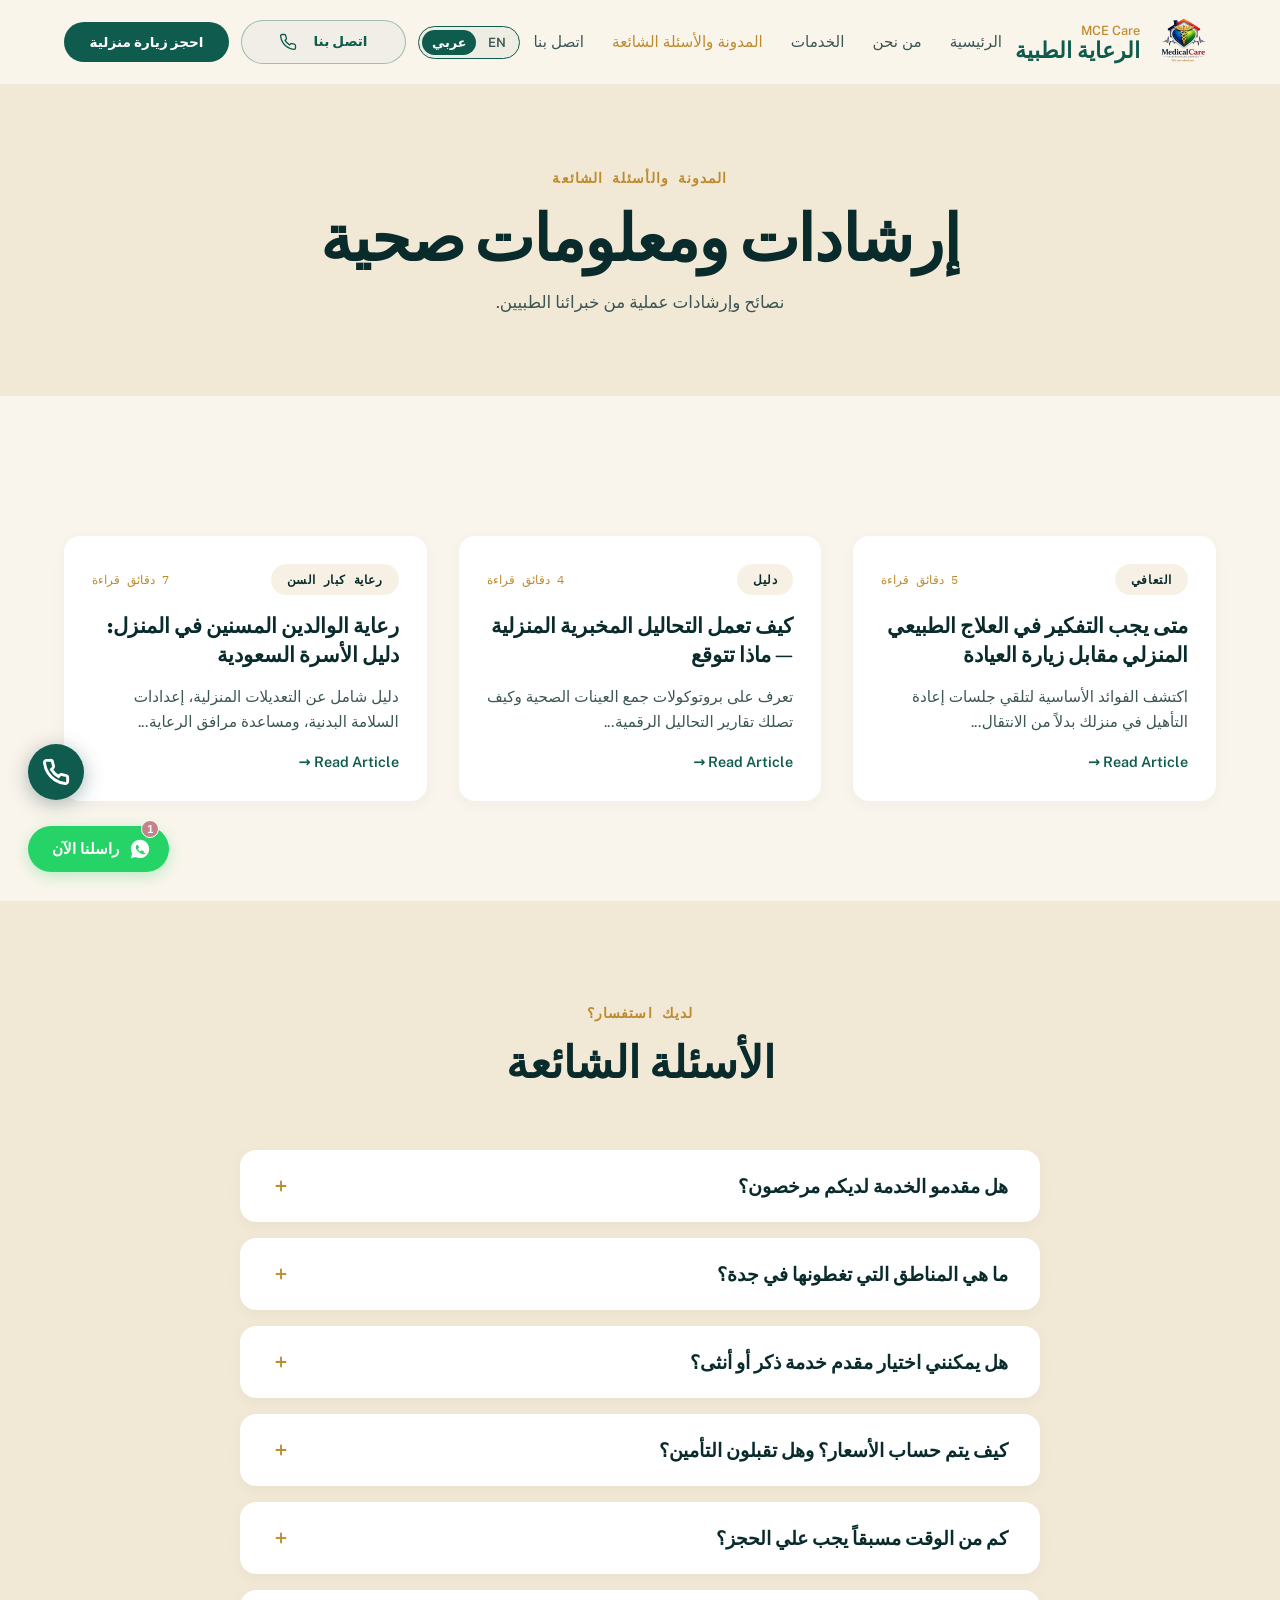
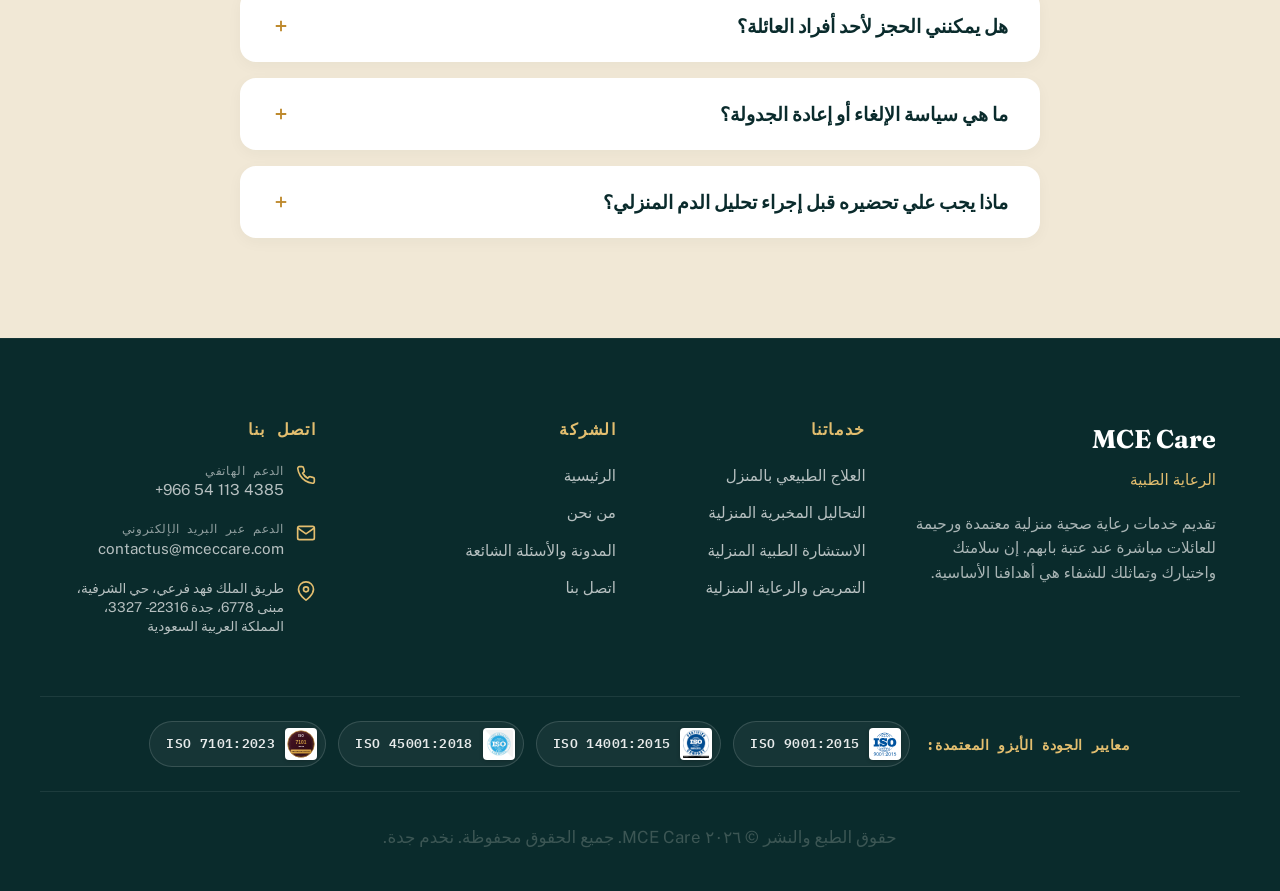
<file: blogs.html>
<!DOCTYPE html>
<html lang="ar" data-lang="ar" dir="rtl">
<head>
  <!-- Google tag (gtag.js) -->
  <script async src="https://www.googletagmanager.com/gtag/js?id=G-7KEHY1FRST"></script>
  <script>
    window.dataLayer = window.dataLayer || [];
    function gtag(){dataLayer.push(arguments);}
    gtag('js', new Date());

    gtag('config', 'G-7KEHY1FRST');
  </script>
  <meta charset="UTF-8">
  <meta name="viewport" content="width=device-width, initial-scale=1.0">
  
  <!-- Basic SEO -->
  <title>Blogs & FAQ | MCE Care Home Healthcare Jeddah</title>
  <meta name="description" content="Read health insights, post-surgery recovery guides, and answers to FAQs regarding home doctor visits, physiotherapy, and elderly care in Jeddah.">
  <meta name="keywords" content="health blogs jeddah, faq home healthcare, elderly care advice saudi arabia">
  <meta name="author" content="MCE Care">

    <!-- Technical & Crawlability Canonical & Hreflang Tags -->
  <link rel="canonical" href="https://www.mceccare.com/blogs.html">
  <link rel="alternate" hreflang="ar" href="https://www.mceccare.com/blogs.html" />
  <link rel="alternate" hreflang="en" href="https://www.mceccare.com/blogs.html" />
  <link rel="alternate" hreflang="x-default" href="https://www.mceccare.com/blogs.html" />

  <!-- Inline Script to Prevent FOUC -->
  <script>
    (function() {
      const savedLang = localStorage.getItem('preferred-lang') || 'ar';
      document.documentElement.setAttribute('lang', savedLang);
      document.documentElement.setAttribute('data-lang', savedLang);
      document.documentElement.setAttribute('dir', savedLang === 'ar' ? 'rtl' : 'ltr');
    })();
  </script>

  <!-- Favicon -->
  <link rel="icon" type="image/png" href="Public/fav.png">

  <!-- Google Fonts -->
  <link rel="preconnect" href="https://fonts.googleapis.com">
  <link rel="preconnect" href="https://fonts.gstatic.com" crossorigin>
  <link href="https://fonts.googleapis.com/css2?family=Fraunces:ital,opsz,wght@0,9..144,400..700;1,9..144,400..700&family=IBM+Plex+Mono:wght@400;500;600&family=Public+Sans:ital,wght@0,300..900;1,300..900&display=swap" rel="stylesheet">

  <!-- Stylesheet -->
  <link rel="stylesheet" href="css/style.css?v=2">
</head>
<body>

  <!-- Preloader Screen -->
  <div id="preloader" aria-label="Loading Website" role="status" aria-live="polite">
    <div class="preloader-content">
      <img src="Public/presentlogo.png" alt="MCE Care Logo" class="preloader-logo">
      <div class="preloader-spinner-container">
        <div class="preloader-spinner"></div>
      </div>
    </div>
  </div>

  <!-- HEADER -->
  <header class="header" role="banner">
    <div class="container header-container">
      <a href="index.html" class="logo" aria-label="MCE Care Home Page">
        <img src="Public/presentlogo.png" alt="MCE Care Logo" class="logo-img">
        <span class="logo-text">
          <span class="logo-text-en">MCE Care</span>
          <span class="logo-arabic">الرعاية الطبية</span>
        </span>
      </a>

      <nav class="nav-desktop" role="navigation" aria-label="Desktop Navigation">
        <a href="index.html" class="nav-link" data-i18n="nav_home">Home</a>
        <a href="about.html" class="nav-link" data-i18n="nav_about">About Us</a>
        <a href="services.html" class="nav-link" data-i18n="nav_services">Services</a>
        <a href="blogs.html" class="nav-link" data-i18n="nav_blogs">Blogs & FAQ</a>
        <a href="contact.html" class="nav-link" data-i18n="nav_contact">Contact Us</a>
      </nav>

      <div class="header-actions-group">
        <div class="lang-toggle-pill" role="group" aria-label="Language selection">
          <button id="lang-btn-en" class="lang-toggle-btn" aria-label="Switch to English">EN</button>
          <button id="lang-btn-ar" class="lang-toggle-btn active" aria-label="Switch to Arabic">عربي</button>
        </div>
        <a href="tel:+966541134385" class="btn btn-secondary header-cta-phone" aria-label="Call support line">
          <svg width="18" height="18" viewBox="0 0 24 24" fill="none" stroke="currentColor" stroke-width="1.75" style="display:inline-block; vertical-align: middle; margin-inline-end: 8px;">
            <path d="M22 16.92v3a2 2 0 0 1-2.18 2 19.79 19.79 0 0 1-8.63-3.07 19.5 19.5 0 0 1-6-6 19.79 19.79 0 0 1-3.07-8.67A2 2 0 0 1 4.11 2h3a2 2 0 0 1 2 1.72 12.84 12.84 0 0 0 .7 2.81 2 2 0 0 1-.45 2.11L8.09 9.91a16 16 0 0 0 6 6l1.27-1.27a2 2 0 0 1 2.11-.45 12.84 12.84 0 0 0 2.81.7A2 2 0 0 1 22 16.92z"/>
          </svg>
          <span data-i18n="btn_call">Call Us</span>
        </a>
        <button class="btn btn-primary header-cta open-modal-btn" data-i18n="btn_book">Book Now</button>
        <button id="nav-toggle-btn" class="nav-toggle" aria-expanded="false" aria-controls="mobile-menu" aria-label="Open navigation menu">
          <svg viewBox="0 0 24 24" fill="none" stroke="currentColor" stroke-width="2.5"><path d="M4 6h16M4 12h16M4 18h16"></path></svg>
        </button>
      </div>
    </div>
  </header>

  <!-- Mobile Overlay Navigation menu -->
  <div class="nav-mobile-overlay" id="mobile-menu" aria-hidden="true" role="dialog" aria-modal="true" aria-label="Mobile Navigation Menu">
    <button id="nav-close-btn" class="nav-mobile-close" aria-label="Close navigation menu">
      <svg fill="none" stroke="currentColor" viewBox="0 0 24 24" xmlns="http://www.w3.org/2000/svg">
        <path stroke-linecap="round" stroke-linejoin="round" stroke-width="2.5" d="M6 18L18 6M6 6l12 12"></path>
      </svg>
    </button>
    <a href="index.html" class="nav-link mobile-nav-item" data-i18n="nav_home">Home</a>
    <a href="about.html" class="nav-link mobile-nav-item" data-i18n="nav_about">About Us</a>
    <a href="services.html" class="nav-link mobile-nav-item" data-i18n="nav_services">Services</a>
    <a href="blogs.html" class="nav-link mobile-nav-item" data-i18n="nav_blogs">Blogs & FAQ</a>
    <a href="contact.html" class="nav-link mobile-nav-item" data-i18n="nav_contact">Contact Us</a>
    <button class="btn btn-primary open-modal-btn mobile-nav-item" style="width: 100%; max-width: 280px; margin-top: 16px;" data-i18n="btn_book">Book Now</button>
  </div>

  <main role="main">
    
    <!-- BLOGS HERO -->
    <section class="about-hero">
      <div class="container">
        <span class="hero-eyebrow" data-i18n="nav_blogs">Blogs</span>
        <h1 class="hero-title" style="margin-top: 12px;" data-i18n="blogs_title">Health Insights & Guides</h1>
        <p style="margin-top: 16px; color: var(--ink-soft); max-width: 600px; margin-left: auto; margin-right: auto;" data-i18n="blogs_desc">Practical advice and resources from our medical experts.</p>
      </div>
    </section>

    <!-- BLOG GRID -->
    <section class="container section-padding reveal">
      <div class="blogs-grid">
        
        <!-- Blog 1 -->
        <div class="blog-card stagger-item">
          <div class="blog-card-content">
            <div class="blog-card-meta">
              <span class="badge-gold" data-i18n="category_recovery">Recovery</span>
              <span>5 <span data-i18n="read_time">min read</span></span>
            </div>
            <h3 class="blog-card-title" data-i18n="blog_1_title">When to Consider Home Physiotherapy vs. a Clinic Visit</h3>
            <p style="font-size: 0.95rem; color: var(--ink-soft);" data-i18n="blog_1_excerpt">Discover the core benefits of receiving rehabilitation sessions in your own home instead of commuting...</p>
            <a href="blog-home-physiotherapy.html" class="blog-card-link">Read Article &rarr;</a>
          </div>
        </div>

        <!-- Blog 2 -->
        <div class="blog-card stagger-item">
          <div class="blog-card-content">
            <div class="blog-card-meta">
              <span class="badge-gold" data-i18n="category_guide">Guide</span>
              <span>4 <span data-i18n="read_time">min read</span></span>
            </div>
            <h3 class="blog-card-title" data-i18n="blog_2_title">How Home Lab Testing Works — What to Expect</h3>
            <p style="font-size: 0.95rem; color: var(--ink-soft);" data-i18n="blog_2_excerpt">Learn about the hygienic sample collection protocols and how secure digital reports reach you...</p>
            <a href="blog-home-lab-testing.html" class="blog-card-link">Read Article &rarr;</a>
          </div>
        </div>

        <!-- Blog 3 -->
        <div class="blog-card stagger-item">
          <div class="blog-card-content">
            <div class="blog-card-meta">
              <span class="badge-gold" data-i18n="category_elderly">Elderly Care</span>
              <span>7 <span data-i18n="read_time">min read</span></span>
            </div>
            <h3 class="blog-card-title" data-i18n="blog_3_title">Caring for Elderly Parents at Home: A Family's Guide</h3>
            <p style="font-size: 0.95rem; color: var(--ink-soft);" data-i18n="blog_3_excerpt">A comprehensive guide on adjustments, physical safety setups, and home caregiver assistance...</p>
            <a href="blog-elderly-parents-guide.html" class="blog-card-link">Read Article &rarr;</a>
          </div>
        </div>

      </div>
    </section>

    <!-- FAQ ACCORDION SECTION (INTEGRATED) -->
    <section id="faq" class="how-section section-padding reveal">
      <div class="container">
        <div class="section-header">
          <span class="section-eyebrow" data-i18n="faq_eyebrow">Got Questions?</span>
          <h2 class="section-title" data-i18n="faq_title">Frequently Asked Questions</h2>
        </div>

        <div class="faq-container">
          <!-- Item 1 -->
          <div class="faq-item stagger-item">
            <button class="faq-trigger" aria-expanded="false" aria-controls="faq-panel-1">
              <span data-i18n="faq_q1">Are your healthcare practitioners licensed?</span>
              <span class="faq-icon" aria-hidden="true">
                <svg width="18" height="18" viewBox="0 0 24 24" fill="none" stroke="currentColor" stroke-width="2.5"><line x1="12" y1="5" x2="12" y2="19"></line><line x1="5" y1="12" x2="19" y2="12"></line></svg>
              </span>
            </button>
            <div id="faq-panel-1" class="faq-panel" role="region" aria-hidden="true">
              <div class="faq-content">
                <p data-i18n="faq_a1">Yes. All doctors, nurses, and therapists on our team are licensed by the Saudi Commission for Health Specialties (SCFHS) and undergo strict background and credential verification.</p>
              </div>
            </div>
          </div>

          <!-- Item 2 -->
          <div class="faq-item stagger-item">
            <button class="faq-trigger" aria-expanded="false" aria-controls="faq-panel-2">
              <span data-i18n="faq_q2">What areas of Jeddah do you serve?</span>
              <span class="faq-icon" aria-hidden="true">
                <svg width="18" height="18" viewBox="0 0 24 24" fill="none" stroke="currentColor" stroke-width="2.5"><line x1="12" y1="5" x2="12" y2="19"></line><line x1="5" y1="12" x2="19" y2="12"></line></svg>
              </span>
            </button>
            <div id="faq-panel-2" class="faq-panel" role="region" aria-hidden="true">
              <div class="faq-content">
                <p data-i18n="faq_a2">We cover all major districts across Jeddah. Tell us your location during booking to confirm prompt provider availability.</p>
              </div>
            </div>
          </div>

          <!-- Item 3 -->
          <div class="faq-item stagger-item">
            <button class="faq-trigger" aria-expanded="false" aria-controls="faq-panel-3">
              <span data-i18n="faq_q3">Can I request a male or female provider?</span>
              <span class="faq-icon" aria-hidden="true">
                <svg width="18" height="18" viewBox="0 0 24 24" fill="none" stroke="currentColor" stroke-width="2.5"><line x1="12" y1="5" x2="12" y2="19"></line><line x1="5" y1="12" x2="19" y2="12"></line></svg>
              </span>
            </button>
            <div id="faq-panel-3" class="faq-panel" role="region" aria-hidden="true">
              <div class="faq-content">
                <p data-i18n="faq_a3">Absolutely. You can select your gender preference during booking, and we will match your request accordingly.</p>
              </div>
            </div>
          </div>

          <!-- Item 4 -->
          <div class="faq-item stagger-item">
            <button class="faq-trigger" aria-expanded="false" aria-controls="faq-panel-4">
              <span data-i18n="faq_q4">How do I make a payment? Do you accept insurance?</span>
              <span class="faq-icon" aria-hidden="true">
                <svg width="18" height="18" viewBox="0 0 24 24" fill="none" stroke="currentColor" stroke-width="2.5"><line x1="12" y1="5" x2="12" y2="19"></line><line x1="5" y1="12" x2="19" y2="12"></line></svg>
              </span>
            </button>
            <div id="faq-panel-4" class="faq-panel" role="region" aria-hidden="true">
              <div class="faq-content">
                <p data-i18n="faq_a4">We support Bupa and Tawuniya insurance for direct billing. We also accept Mada cards, credit cards, and cash.</p>
              </div>
            </div>
          </div>

          <!-- Item 5 -->
          <div class="faq-item stagger-item">
            <button class="faq-trigger" aria-expanded="false" aria-controls="faq-panel-5">
              <span data-i18n="faq_q5">How far in advance do I need to book?</span>
              <span class="faq-icon" aria-hidden="true">
                <svg width="18" height="18" viewBox="0 0 24 24" fill="none" stroke="currentColor" stroke-width="2.5"><line x1="12" y1="5" x2="12" y2="19"></line><line x1="5" y1="12" x2="19" y2="12"></line></svg>
              </span>
            </button>
            <div id="faq-panel-5" class="faq-panel" role="region" aria-hidden="true">
              <div class="faq-content">
                <p data-i18n="faq_a5">For scheduled services, 24 hours is ideal. However, same-day bookings are available depending on practitioner availability.</p>
              </div>
            </div>
          </div>

          <!-- Item 6 -->
          <div class="faq-item stagger-item">
            <button class="faq-trigger" aria-expanded="false" aria-controls="faq-panel-6">
              <span data-i18n="faq_q6">Can I book a service for a family member?</span>
              <span class="faq-icon" aria-hidden="true">
                <svg width="18" height="18" viewBox="0 0 24 24" fill="none" stroke="currentColor" stroke-width="2.5"><line x1="12" y1="5" x2="12" y2="19"></line><line x1="5" y1="12" x2="19" y2="12"></line></svg>
              </span>
            </button>
            <div id="faq-panel-6" class="faq-panel" role="region" aria-hidden="true">
              <div class="faq-content">
                <p data-i18n="faq_a6">Yes, many of our clients book checkups, lab work, or caregivers for their parents and children.</p>
              </div>
            </div>
          </div>

          <!-- Item 7 -->
          <div class="faq-item stagger-item">
            <button class="faq-trigger" aria-expanded="false" aria-controls="faq-panel-7">
              <span data-i18n="faq_q7">What is your rescheduling or cancellation policy?</span>
              <span class="faq-icon" aria-hidden="true">
                <svg width="18" height="18" viewBox="0 0 24 24" fill="none" stroke="currentColor" stroke-width="2.5"><line x1="12" y1="5" x2="12" y2="19"></line><line x1="5" y1="12" x2="19" y2="12"></line></svg>
              </span>
            </button>
            <div id="faq-panel-7" class="faq-panel" role="region" aria-hidden="true">
              <div class="faq-content">
                <p data-i18n="faq_a7">You can reschedule or cancel visits without penalty up to 4 hours before the scheduled arrival time.</p>
              </div>
            </div>
          </div>

          <!-- Item 8 -->
          <div class="faq-item stagger-item">
            <button class="faq-trigger" aria-expanded="false" aria-controls="faq-panel-8">
              <span data-i18n="faq_q8">What should I prepare before a home lab test?</span>
              <span class="faq-icon" aria-hidden="true">
                <svg width="18" height="18" viewBox="0 0 24 24" fill="none" stroke="currentColor" stroke-width="2.5"><line x1="12" y1="5" x2="12" y2="19"></line><line x1="5" y1="12" x2="19" y2="12"></line></svg>
              </span>
            </button>
            <div id="faq-panel-8" class="faq-panel" role="region" aria-hidden="true">
              <div class="faq-content">
                <p data-i18n="faq_a8">Some blood tests require fasting. Our coordinators will guide you on specific preparation instructions upon booking confirmation.</p>
              </div>
            </div>
          </div>
        </div>

      </div>
    </section>

  </main>

  <!-- FOOTER -->
  <footer class="footer" role="contentinfo">
    <div class="container footer-grid">
      <div class="footer-col">
        <div class="footer-logo">
          <span class="footer-logo-text">MCE Care</span>
          <span class="footer-logo-arabic">الرعاية الطبية</span>
        </div>
        <p class="footer-blurb" data-i18n="footer_blurb">Providing families with certified and compassionate home healthcare services directly at your doorstep. Your health, safety, and recovery are our primary goals.</p>
      </div>
      <div class="footer-col">
        <h3 class="footer-col-title" data-i18n="footer_title_services">Our Services</h3>
        <ul class="footer-links">
          <li><a href="services.html" class="footer-link" data-i18n="service_1_title">Physiotherapy at Home</a></li>
          <li><a href="services.html" class="footer-link" data-i18n="service_2_title">Home Lab Tests</a></li>
          <li><a href="services.html" class="footer-link" data-i18n="service_3_title">Home Consultation</a></li>
          <li><a href="services.html" class="footer-link" data-i18n="service_4_title">Home Caretaker</a></li>
        </ul>
      </div>
      <div class="footer-col">
        <h3 class="footer-col-title" data-i18n="footer_title_company">Company</h3>
        <ul class="footer-links">
          <li><a href="index.html" class="footer-link" data-i18n="nav_home">Home</a></li>
          <li><a href="about.html" class="footer-link" data-i18n="nav_about">About Us</a></li>
          <li><a href="blogs.html" class="footer-link" data-i18n="nav_blogs">Blogs & FAQ</a></li>
          <li><a href="contact.html" class="footer-link" data-i18n="nav_contact">Contact Us</a></li>
        </ul>
      </div>
      <div class="footer-col">
        <h3 class="footer-col-title" data-i18n="footer_title_contact">Contact Us</h3>
        <div class="footer-contact-item">
          <svg class="footer-contact-icon" width="20" height="20" viewBox="0 0 24 24" fill="none" stroke="currentColor" stroke-width="2" aria-hidden="true"><path d="M22 16.92v3a2 2 0 0 1-2.18 2 19.79 19.79 0 0 1-8.63-3.07 19.5 19.5 0 0 1-6-6 19.79 19.79 0 0 1-3.07-8.67A2 2 0 0 1 4.11 2h3a2 2 0 0 1 2 1.72 12.84 12.84 0 0 0 .7 2.81 2 2 0 0 1-.45 2.11L8.09 9.91a16 16 0 0 0 6 6l1.27-1.27a2 2 0 0 1 2.11-.45 12.84 12.84 0 0 0 2.81.7A2 2 0 0 1 22 16.92z"/></svg>
          <div>
            <div class="stat-label" data-i18n="footer_phone_lbl">Phone Support</div>
            <a href="tel:+966541134385" class="phone-number">+966 54 113 4385</a>
          </div>
        </div>
        <div class="footer-contact-item">
          <svg class="footer-contact-icon" width="20" height="20" viewBox="0 0 24 24" fill="none" stroke="currentColor" stroke-width="2" aria-hidden="true"><path d="M4 4h16c1.1 0 2 .9 2 2v12c0 1.1-.9 2-2 2H4c-1.1 0-2-.9-2-2V6c0-1.1.9-2 2-2z"/><polyline points="22,6 12,13 2,6"/></svg>
          <div>
            <div class="stat-label" data-i18n="footer_email_lbl">Email Support</div>
            <a href="mailto:contactus@mceccare.com">contactus@mceccare.com</a>
          </div>
        </div>
        <div class="footer-contact-item">
          <svg class="footer-contact-icon" width="20" height="20" viewBox="0 0 24 24" fill="none" stroke="currentColor" stroke-width="2" aria-hidden="true"><path d="M21 10c0 7-9 13-9 13s-9-6-9-13a9 9 0 0 1 18 0z"/><circle cx="12" cy="10" r="3"/></svg>
          <div>
            <address style="font-style: normal; font-size: 0.85rem;" data-i18n="footer_address">
              Building 6778, King Fahad Branch Rd, Ash Sharafiyah Dist., Jeddah 22316 - 3327, Kingdom of Saudi Arabia
            </address>
          </div>
        </div>
      </div>
    </div>
    <div class="container footer-iso-bar">
      <span class="footer-iso-label" data-i18n="footer_iso_title">ISO Certified Standards:</span>
      <div class="footer-iso-badges">
        <div class="iso-badge-pill" title="ISO 9001:2015 Quality Management System">
          <img src="Public/logo/iso-9001.svg" alt="ISO 9001:2015 Logo" class="iso-badge-img" loading="lazy">
          <span class="iso-num">ISO 9001:2015</span>
        </div>
        <div class="iso-badge-pill" title="ISO 14001:2015 Environmental Management System">
          <img src="Public/logo/14001.jfif" alt="ISO 14001:2015 Logo" class="iso-badge-img" loading="lazy">
          <span class="iso-num">ISO 14001:2015</span>
        </div>
        <div class="iso-badge-pill" title="ISO 45001:2018 Occupational Health & Safety">
          <img src="Public/logo/45001.jfif" alt="ISO 45001:2018 Logo" class="iso-badge-img" loading="lazy">
          <span class="iso-num">ISO 45001:2018</span>
        </div>
        <div class="iso-badge-pill" title="ISO 7101:2023 Healthcare Quality Management">
          <img src="Public/logo/iso-7101.svg" alt="ISO 7101:2023 Logo" class="iso-badge-img" loading="lazy">
          <span class="iso-num">ISO 7101:2023</span>
        </div>
      </div>
    </div>
    <div class="container footer-bottom">
      <p data-i18n="footer_copyright">Copyright © 2026 MCE Care. All rights reserved. Serving Jeddah.</p>
    </div>
  </footer>

  <!-- STICKY MOBILE BOTTOM BAR -->
  <div class="sticky-mobile-bar" role="complementary" aria-label="Quick Actions">
    <div class="sticky-mobile-bar-container">
      <a href="#" class="btn btn-gold whatsapp-general-link" data-i18n="btn_book">Book Now</a>
      <a href="tel:+966541134385" class="btn btn-secondary" style="color:var(--white); border-color:var(--white);" data-i18n="btn_call">Call Now</a>
    </div>
  </div>

  <!-- STACKED FLOATING CTAS -->
  <div class="floating-ctas-container">
    <a href="tel:+966541134385" class="call-float" aria-label="Call MCE Care support team">
      <svg width="24" height="24" viewBox="0 0 24 24" fill="none" stroke="currentColor" stroke-width="2.5"><path d="M22 16.92v3a2 2 0 0 1-2.18 2 19.79 19.79 0 0 1-8.63-3.07 19.5 19.5 0 0 1-6-6 19.79 19.79 0 0 1-3.07-8.67A2 2 0 0 1 4.11 2h3a2 2 0 0 1 2 1.72 12.84 12.84 0 0 0 .7 2.81 2 2 0 0 1-.45 2.11L8.09 9.91a16 16 0 0 0 6 6l1.27-1.27a2 2 0 0 1 2.11-.45 12.84 12.84 0 0 0 2.81.7A2 2 0 0 1 22 16.92z"/></svg>
    </a>
  </div>

  <!-- Premium WhatsApp Chat Widget -->
  <div id="whatsapp-widget" class="wa-widget-container">
    <button id="wa-widget-btn" class="wa-widget-toggle" aria-label="Open WhatsApp Chat">
      <span class="wa-widget-badge">1</span>
      <svg viewBox="0 0 24 24" fill="currentColor" width="22" height="22"><path d="M12.012 2c-5.506 0-9.988 4.482-9.988 9.988 0 1.76.458 3.473 1.332 4.988L2 22l5.176-1.357c1.467.8 3.12 1.22 4.826 1.22l.012.001c5.506 0 9.988-4.482 9.988-9.988C22 6.482 17.518 2 12.012 2zm6.262 14.281c-.256.725-1.488 1.32-2.031 1.394-.488.066-1.125.138-3.238-.737-2.693-1.116-4.431-3.86-4.569-4.043-.131-.188-1.075-1.438-1.075-2.738 0-1.306.675-1.944.919-2.2.206-.219.544-.331.875-.331.112 0 .212.006.3.012.262.012.394.031.569.45.219.525.75 1.831.812 1.962.062.131.106.281.019.456-.088.175-.162.281-.319.462-.156.181-.331.406-.475.544-.162.156-.331.325-.144.65.188.319.831 1.369 1.781 2.219.144.131.25.162.394.212.188.062.375.05.519-.012.144-.062.619-.719.787-.962.169-.244.338-.2.569-.112.231.088 1.469.694 1.719.819.25.125.419.188.481.294.063.106.063.613-.193 1.338z"/></svg>
      <span class="wa-btn-text" data-i18n="wa_chat_btn">Chat with us</span>
    </button>
    
    <div id="wa-chat-window" class="wa-chat-card">
      <div class="wa-chat-header">
        <div class="wa-chat-avatar">
          <svg viewBox="0 0 24 24" fill="none" stroke="currentColor" stroke-width="2" width="22" height="22"><path d="M16 21v-2a4 4 0 0 0-4-4H6a4 4 0 0 0-4 4v2"/><circle cx="9" cy="7" r="4"/><path d="M22 21v-2a4 4 0 0 0-3-3.87"/><path d="M16 3.13a4 4 0 0 1 0 7.75"/></svg>
          <span class="wa-online-dot"></span>
        </div>
        <div class="wa-chat-header-info">
          <div class="wa-chat-name">MCE Care Support</div>
          <div class="wa-chat-status" data-i18n="wa_online_status">Typically replies in minutes</div>
        </div>
        <button id="wa-chat-close" class="wa-chat-close-btn" aria-label="Close Chat Window">&times;</button>
      </div>
      
      <div class="wa-chat-body">
        <div class="wa-chat-bubble">
          <div class="wa-chat-sender">MCE Care Coordinator</div>
          <div class="wa-chat-message" data-i18n="wa_welcome_msg">Hello! How can we help you today with your home healthcare booking?</div>
          <div class="wa-chat-time">Just now</div>
        </div>
      </div>
      
      <div class="wa-chat-footer">
        <a href="#" class="btn btn-primary wa-start-chat-btn whatsapp-general-link">
          <svg viewBox="0 0 24 24" fill="currentColor" width="20" height="20" style="display:inline-block; margin-inline-end: 8px; vertical-align: middle;"><path d="M12.012 2c-5.506 0-9.988 4.482-9.988 9.988 0 1.76.458 3.473 1.332 4.988L2 22l5.176-1.357c1.467.8 3.12 1.22 4.826 1.22l.012.001c5.506 0 9.988-4.482 9.988-9.988C22 6.482 17.518 2 12.012 2zm6.262 14.281c-.256.725-1.488 1.32-2.031 1.394-.488.066-1.125.138-3.238-.737-2.693-1.116-4.431-3.86-4.569-4.043-.131-.188-1.075-1.438-1.075-2.738 0-1.306.675-1.944.919-2.2.206-.219.544-.331.875-.331.112 0 .212.006.3.012.262.012.394.031.569.45.219.525.75 1.831.812 1.962.062.131.106.281.019.456-.088.175-.162.281-.319.462-.156.181-.331.406-.475.544-.162.156-.331.325-.144.65.188.319.831 1.369 1.781 2.219.144.131.25.162.394.212.188.062.375.05.519-.012.144-.062.619-.719.787-.962.169-.244.338-.2.569-.112.231.088 1.469.694 1.719.819.25.125.419.188.481.294.063.106.063.613-.193 1.338z"/></svg>
          <span data-i18n="wa_start_chat">Start Chat on WhatsApp</span>
        </a>
      </div>
    </div>
  </div>

  <!-- BOOKING LEAD MODAL -->
  <div id="booking-modal" class="modal-overlay" aria-hidden="true" role="dialog" aria-modal="true" aria-labelledby="modal-title">
    <div class="modal-card" role="document">
      <button id="modal-close-btn" class="modal-close" aria-label="Close booking modal">
        <svg viewBox="0 0 24 24" fill="none" stroke="currentColor" stroke-width="2"><path d="M18 6L6 18M6 6l12 12"></path></svg>
      </button>
      <div id="modal-form-content">
        <h2 id="modal-title" class="modal-title" data-i18n="modal_title">Book a Home Visit</h2>
        <p class="modal-desc" data-i18n="modal_desc">Fill in the form to notify our medical coordinator and start your booking process.</p>
        <form id="booking-form">
          <div class="form-row">
            <div class="form-group">
              <label class="form-label" for="booking-name" data-i18n="form_name_lbl">Full Name *</label>
              <input type="text" id="booking-name" name="name" class="form-input" data-i18n="form_name_placeholder" required aria-required="true">
            </div>
            <div class="form-group">
              <label class="form-label" for="booking-phone" data-i18n="form_phone_lbl">Phone Number (Saudi Arabia) *</label>
              <input type="tel" id="booking-phone" name="phone" class="form-input" data-i18n="form_phone_placeholder" required aria-required="true">
            </div>
          </div>
          <div class="form-row">
            <div class="form-group">
              <label class="form-label" for="booking-service" data-i18n="form_service_lbl">Select Service *</label>
              <select id="booking-service" name="service" class="form-select" required aria-required="true">
                <option value="" disabled selected data-i18n="form_service_placeholder">Choose a service</option>
                <option value="Home Caregiver" data-i18n="service_4_title">Home Caregiver</option>
                <option value="Physiotherapy" data-i18n="service_1_title">Physiotherapy at Home</option>
                <option value="Home Lab Tests" data-i18n="service_2_title">Home Lab Tests</option>
                <option value="Home Consultation" data-i18n="service_3_title">Home Consultation</option>
              </select>
            </div>
            <div class="form-group">
              <label class="form-label" for="booking-gender" data-i18n="form_gender_lbl">Provider Gender Preference</label>
              <select id="booking-gender" name="gender_preference" class="form-select">
                <option value="None" data-i18n="form_gender_opt_none">No Preference</option>
                <option value="Female" data-i18n="form_gender_opt_female">Female Practitioner</option>
                <option value="Male" data-i18n="form_gender_opt_male">Male Practitioner</option>
              </select>
            </div>
          </div>
          <div class="form-row">
            <div class="form-group">
              <label class="form-label" for="booking-city" data-i18n="form_city_lbl">City *</label>
              <select id="booking-city" name="city" class="form-select" required aria-required="true">
                <option value="" disabled selected data-i18n="form_city_placeholder">Select your city</option>
                <option value="Jeddah" data-i18n="Jeddah">Jeddah</option>
              </select>
            </div>
            <div class="form-group">
              <label class="form-label" for="booking-date" data-i18n="form_date_lbl">Preferred Date</label>
              <input type="date" id="booking-date" name="preferred_date" class="form-input">
            </div>
          </div>
          <div class="form-group">
            <label class="form-label" for="booking-message" data-i18n="form_msg_lbl">Your Message</label>
            <textarea id="booking-message" name="message" class="form-textarea" data-i18n="form_msg_placeholder"></textarea>
          </div>
          <button type="submit" class="btn btn-primary modal-submit-btn" data-i18n="form_submit">Confirm Booking</button>
        </form>
      </div>
      <div id="modal-success-content" class="modal-success-content" role="status" aria-live="polite">
        <div class="success-icon-wrapper">
          <svg width="40" height="40" viewBox="0 0 24 24" fill="none" stroke="currentColor" stroke-width="3"><polyline points="20 6 9 17 4 12"></polyline></svg>
        </div>
        <h2 class="success-title" data-i18n="success_title">Request Received</h2>
        <p id="success-desc-render" class="success-desc" data-i18n="success_desc"></p>
      </div>
    </div>
  </div>
  <!-- Unified JS -->
  <script src="js/app.js?v=2"></script>
</body>
</html>
</file>
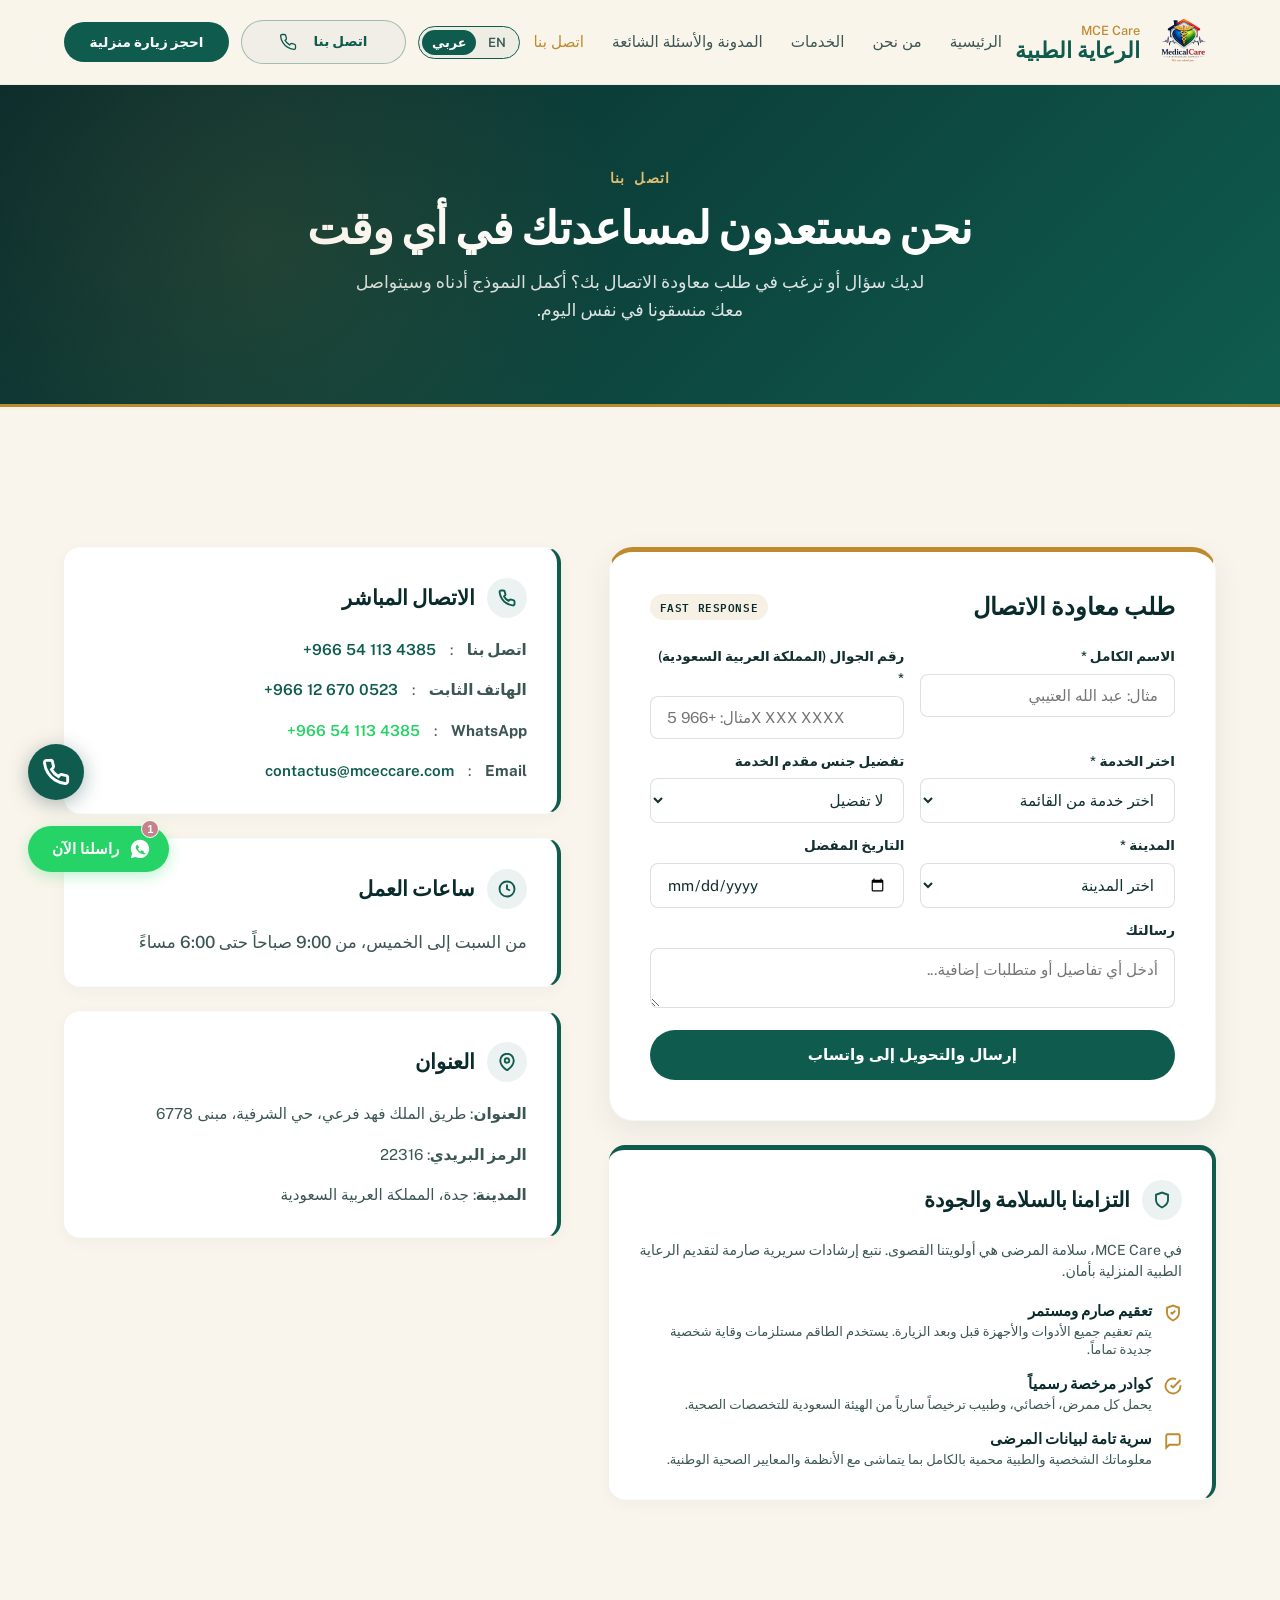
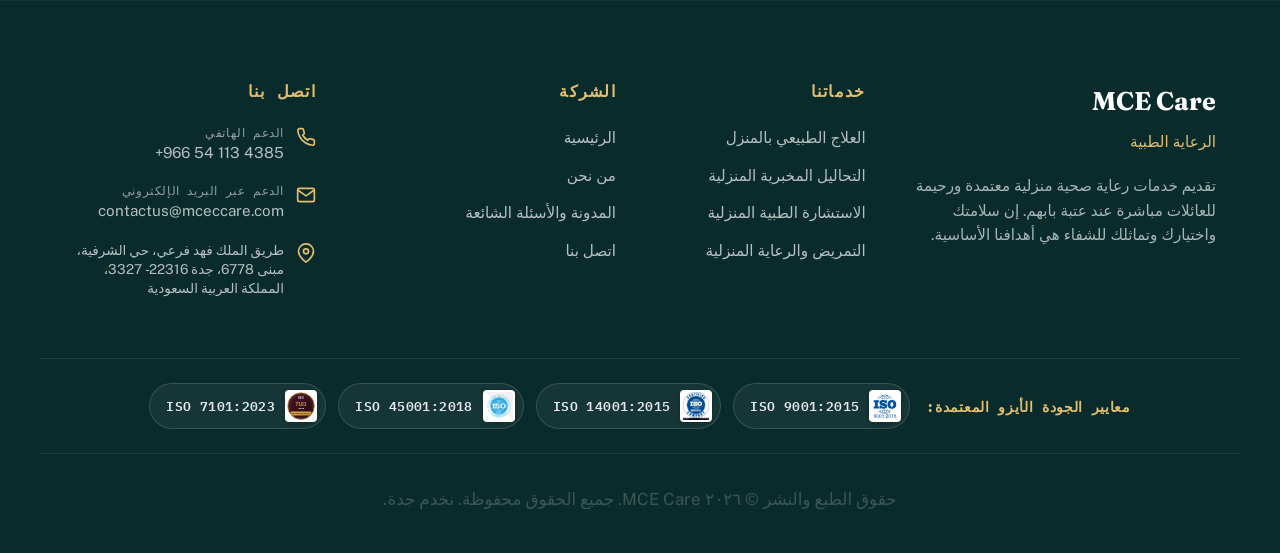
<file: contact.html>
<!DOCTYPE html>
<html lang="ar" data-lang="ar" dir="rtl">
<head>
  <!-- Google tag (gtag.js) -->
  <script async src="https://www.googletagmanager.com/gtag/js?id=G-7KEHY1FRST"></script>
  <script>
    window.dataLayer = window.dataLayer || [];
    function gtag(){dataLayer.push(arguments);}
    gtag('js', new Date());

    gtag('config', 'G-7KEHY1FRST');
  </script>
  <meta charset="UTF-8">
  <meta name="viewport" content="width=device-width, initial-scale=1.0">
  
  <!-- Basic SEO -->
  <title>Contact Us | MCE Care Home Healthcare Jeddah</title>
  <meta name="description" content="Get in touch with MCE Care home healthcare services in Jeddah. Request a call back or find our King Fahad Branch Rd office location in Ash Sharafiyah.">
  <meta name="keywords" content="contact MCE Care, phone number jeddah, medical center location jeddah">
  <meta name="author" content="MCE Care">

    <!-- Technical & Crawlability Canonical & Hreflang Tags -->
  <link rel="canonical" href="https://www.mceccare.com/contact.html">
  <link rel="alternate" hreflang="ar" href="https://www.mceccare.com/contact.html" />
  <link rel="alternate" hreflang="en" href="https://www.mceccare.com/contact.html" />
  <link rel="alternate" hreflang="x-default" href="https://www.mceccare.com/contact.html" />

  <!-- Inline Script to Prevent FOUC -->
  <script>
    (function() {
      const savedLang = localStorage.getItem('preferred-lang') || 'ar';
      document.documentElement.setAttribute('lang', savedLang);
      document.documentElement.setAttribute('data-lang', savedLang);
      document.documentElement.setAttribute('dir', savedLang === 'ar' ? 'rtl' : 'ltr');
    })();
  </script>

  <!-- Favicon -->
  <link rel="icon" type="image/png" href="Public/fav.png">

  <!-- Google Fonts -->
  <link rel="preconnect" href="https://fonts.googleapis.com">
  <link rel="preconnect" href="https://fonts.gstatic.com" crossorigin>
  <link href="https://fonts.googleapis.com/css2?family=Fraunces:ital,opsz,wght@0,9..144,400..700;1,9..144,400..700&family=IBM+Plex+Mono:wght@400;500;600&family=Public+Sans:ital,wght@0,300..900;1,300..900&display=swap" rel="stylesheet">

  <!-- Stylesheet -->
  <link rel="stylesheet" href="css/style.css?v=2">
</head>
<body>

  <!-- Preloader Screen -->
  <div id="preloader" aria-label="Loading Website" role="status" aria-live="polite">
    <div class="preloader-content">
      <img src="Public/presentlogo.png" alt="MCE Care Logo" class="preloader-logo">
      <div class="preloader-spinner-container">
        <div class="preloader-spinner"></div>
      </div>
    </div>
  </div>

  <!-- HEADER -->
  <header class="header" role="banner">
    <div class="container header-container">
      <a href="index.html" class="logo" aria-label="MCE Care Home Page">
        <img src="Public/presentlogo.png" alt="MCE Care Logo" class="logo-img">
        <span class="logo-text">
          <span class="logo-text-en">MCE Care</span>
          <span class="logo-arabic">الرعاية الطبية</span>
        </span>
      </a>

      <nav class="nav-desktop" role="navigation" aria-label="Desktop Navigation">
        <a href="index.html" class="nav-link" data-i18n="nav_home">Home</a>
        <a href="about.html" class="nav-link" data-i18n="nav_about">About Us</a>
        <a href="services.html" class="nav-link" data-i18n="nav_services">Services</a>
        <a href="blogs.html" class="nav-link" data-i18n="nav_blogs">Blogs & FAQ</a>
        <a href="contact.html" class="nav-link" data-i18n="nav_contact">Contact Us</a>
      </nav>

      <div class="header-actions-group">
        <div class="lang-toggle-pill" role="group" aria-label="Language selection">
          <button id="lang-btn-en" class="lang-toggle-btn" aria-label="Switch to English">EN</button>
          <button id="lang-btn-ar" class="lang-toggle-btn active" aria-label="Switch to Arabic">عربي</button>
        </div>
        <a href="tel:+966541134385" class="btn btn-secondary header-cta-phone" aria-label="Call support line">
          <svg width="18" height="18" viewBox="0 0 24 24" fill="none" stroke="currentColor" stroke-width="1.75" style="display:inline-block; vertical-align: middle; margin-inline-end: 8px;">
            <path d="M22 16.92v3a2 2 0 0 1-2.18 2 19.79 19.79 0 0 1-8.63-3.07 19.5 19.5 0 0 1-6-6 19.79 19.79 0 0 1-3.07-8.67A2 2 0 0 1 4.11 2h3a2 2 0 0 1 2 1.72 12.84 12.84 0 0 0 .7 2.81 2 2 0 0 1-.45 2.11L8.09 9.91a16 16 0 0 0 6 6l1.27-1.27a2 2 0 0 1 2.11-.45 12.84 12.84 0 0 0 2.81.7A2 2 0 0 1 22 16.92z"/>
          </svg>
          <span data-i18n="btn_call">Call Us</span>
        </a>
        <button class="btn btn-primary header-cta open-modal-btn" data-i18n="btn_book">Book Now</button>
        <button id="nav-toggle-btn" class="nav-toggle" aria-expanded="false" aria-controls="mobile-menu" aria-label="Open navigation menu">
          <svg viewBox="0 0 24 24" fill="none" stroke="currentColor" stroke-width="2.5"><path d="M4 6h16M4 12h16M4 18h16"></path></svg>
        </button>
      </div>
    </div>
  </header>

  <!-- Mobile Overlay Navigation Menu -->
  <div class="nav-mobile-overlay" id="mobile-menu" aria-hidden="true" role="dialog" aria-modal="true" aria-label="Mobile Navigation Menu">
    <button id="nav-close-btn" class="nav-mobile-close" aria-label="Close navigation menu">
      <svg fill="none" stroke="currentColor" viewBox="0 0 24 24" xmlns="http://www.w3.org/2000/svg">
        <path stroke-linecap="round" stroke-linejoin="round" stroke-width="2.5" d="M6 18L18 6M6 6l12 12"></path>
      </svg>
    </button>
    <a href="index.html" class="nav-link mobile-nav-item" data-i18n="nav_home">Home</a>
    <a href="about.html" class="nav-link mobile-nav-item" data-i18n="nav_about">About Us</a>
    <a href="services.html" class="nav-link mobile-nav-item" data-i18n="nav_services">Services</a>
    <a href="blogs.html" class="nav-link mobile-nav-item" data-i18n="nav_blogs">Blogs & FAQ</a>
    <a href="contact.html" class="nav-link mobile-nav-item" data-i18n="nav_contact">Contact Us</a>
    <button class="btn btn-primary open-modal-btn mobile-nav-item" style="width: 100%; max-width: 280px; margin-top: 16px;" data-i18n="btn_book">Book Now</button>
  </div>

  <main role="main">
    
    <!-- CONTACT HERO -->
    <section class="contact-hero-premium">
      <div class="container">
        <span class="hero-eyebrow" data-i18n="contact_eyebrow" style="color: var(--gold-light);">Contact Us</span>
        <h1 class="hero-title" style="margin-top: 12px;" data-i18n="contact_title">We are ready to assist you anytime</h1>
        <p data-i18n="contact_subtitle">Have a question or want to request a callback? Complete the form below and our coordinators will reach out same-day.</p>
      </div>
    </section>

    <!-- CONTACT FORM & INFO GRID -->
    <section class="container section-padding reveal">
      <div class="contact-grid">
        
        <!-- Left Column (Form + Safety Info) -->
        <div style="display: flex; flex-direction: column; gap: 24px;">
          <!-- Contact Form -->
          <div class="contact-form-card stagger-item">
            <div style="display:flex; justify-content:space-between; align-items:center; margin-bottom:24px;">
              <h2 style="color: var(--teal-deep); margin:0;" data-i18n="contact_form_title">Request a Call Back</h2>
              <span class="badge-gold" style="font-size:0.7rem; padding:4px 10px;">Fast Response</span>
            </div>
            <form id="contact-form">
              <div class="form-row">
                <div class="form-group">
                  <label class="form-label" for="contact-name" data-i18n="form_name_lbl">Full Name *</label>
                  <input type="text" id="contact-name" name="name" class="form-input" data-i18n="form_name_placeholder" required aria-required="true">
                </div>
                <div class="form-group">
                  <label class="form-label" for="contact-phone" data-i18n="form_phone_lbl">Phone Number (Saudi Arabia) *</label>
                  <input type="tel" id="contact-phone" name="phone" class="form-input" data-i18n="form_phone_placeholder" required aria-required="true">
                </div>
              </div>
              <div class="form-row">
                <div class="form-group">
                  <label class="form-label" for="contact-service" data-i18n="form_service_lbl">Select Service *</label>
                  <select id="contact-service" name="service" class="form-select" required aria-required="true">
                    <option value="" disabled selected data-i18n="form_service_placeholder">Choose a service</option>
                    <option value="Home Caregiver" data-i18n="service_4_title">Home Caregiver</option>
                    <option value="Physiotherapy" data-i18n="service_1_title">Physiotherapy at Home</option>
                    <option value="Home Lab Tests" data-i18n="service_2_title">Home Lab Tests</option>
                    <option value="Home Consultation" data-i18n="service_3_title">Home Consultation</option>
                  </select>
                </div>
                <div class="form-group">
                  <label class="form-label" for="contact-gender" data-i18n="form_gender_lbl">Provider Gender Preference</label>
                  <select id="contact-gender" name="gender_preference" class="form-select">
                    <option value="None" data-i18n="form_gender_opt_none">No Preference</option>
                    <option value="Female" data-i18n="form_gender_opt_female">Female Practitioner</option>
                    <option value="Male" data-i18n="form_gender_opt_male">Male Practitioner</option>
                  </select>
                </div>
              </div>
              <div class="form-row">
                <div class="form-group">
                  <label class="form-label" for="contact-city" data-i18n="form_city_lbl">City *</label>
                  <select id="contact-city" name="city" class="form-select" required aria-required="true">
                    <option value="" disabled selected data-i18n="form_city_placeholder">Select your city</option>
                    <option value="Jeddah" data-i18n="Jeddah">Jeddah</option>
                  </select>
                </div>
                <div class="form-group">
                  <label class="form-label" for="contact-date" data-i18n="form_date_lbl">Preferred Date</label>
                  <input type="date" id="contact-date" name="preferred_date" class="form-input">
                </div>
              </div>
              <div class="form-group">
                <label class="form-label" for="contact-message" data-i18n="form_msg_lbl">Your Message</label>
                <textarea id="contact-message" name="message" class="form-textarea" data-i18n="form_msg_placeholder"></textarea>
              </div>
              <button type="submit" class="btn btn-primary modal-submit-btn" data-i18n="form_submit_contact">Submit & Send to WhatsApp</button>
            </form>
          </div>

          <!-- Safety Info Card -->
          <div class="contact-info-card stagger-item" style="border-top: 5px solid var(--teal);">
            <h3 class="contact-info-title">
              <span class="contact-info-icon-wrapper" style="background-color: rgba(15, 92, 78, 0.08); color: var(--teal);">
                <svg width="18" height="18" viewBox="0 0 24 24" fill="none" stroke="currentColor" stroke-width="2.5"><path d="M12 22s8-4 8-10V5l-8-3-8 3v7c0 6 8 10 8 10z"/></svg>
              </span>
              <span data-i18n="contact_safety_title">Our Commitment to Safety & Quality</span>
            </h3>
            <p data-i18n="contact_safety_desc" style="font-size: 0.88rem; color: var(--ink-soft); line-height: 1.5; margin-bottom: 20px;">
              At MCE Care, patient safety is our highest priority. We follow strict clinical guidelines for home medical care.
            </p>
            <div style="display: flex; flex-direction: column; gap: 16px;">
              <div style="display: flex; gap: 12px; align-items: flex-start;">
                <svg width="18" height="18" viewBox="0 0 24 24" fill="none" stroke="var(--gold)" stroke-width="2.5" style="flex-shrink:0; margin-top:2px;"><path d="M12 22s8-4 8-10V5l-8-3-8 3v7c0 6 8 10 8 10z"/><path d="m9 11 2 2 4-4"/></svg>
                <div>
                  <h4 style="font-size: 0.92rem; color: var(--teal-deep); font-weight:600; margin-bottom:2px;" data-i18n="contact_safety_point1_title">Rigorous Sanitization</h4>
                  <p style="font-size: 0.82rem; color: var(--ink-soft); line-height:1.4;" data-i18n="contact_safety_point1_desc">All equipment is sterilized before and after visits. Staff utilize fresh personal protective gear (PPE).</p>
                </div>
              </div>
              <div style="display: flex; gap: 12px; align-items: flex-start;">
                <svg width="18" height="18" viewBox="0 0 24 24" fill="none" stroke="var(--gold)" stroke-width="2.5" style="flex-shrink:0; margin-top:2px;"><path d="M22 11.08V12a10 10 0 1 1-5.93-9.14"/><polyline points="22 4 12 14.01 9 11.01"/></svg>
                <div>
                  <h4 style="font-size: 0.92rem; color: var(--teal-deep); font-weight:600; margin-bottom:2px;" data-i18n="contact_safety_point2_title">Licensed Professionals</h4>
                  <p style="font-size: 0.82rem; color: var(--ink-soft); line-height:1.4;" data-i18n="contact_safety_point2_desc">Every nurse, therapist, and physician holds active licensing from the Saudi Commission for Health Specialties.</p>
                </div>
              </div>
              <div style="display: flex; gap: 12px; align-items: flex-start;">
                <svg width="18" height="18" viewBox="0 0 24 24" fill="none" stroke="var(--gold)" stroke-width="2.5" style="flex-shrink:0; margin-top:2px;"><path d="M21 15a2 2 0 0 1-2 2H7l-4 4V5a2 2 0 0 1 2-2h14a2 2 0 0 1 2 2z"/></svg>
                <div>
                  <h4 style="font-size: 0.92rem; color: var(--teal-deep); font-weight:600; margin-bottom:2px;" data-i18n="contact_safety_point3_title">Patient Confidentiality</h4>
                  <p style="font-size: 0.82rem; color: var(--ink-soft); line-height:1.4;" data-i18n="contact_safety_point3_desc">Your personal and health information is protected in compliance with Saudi national healthcare standards.</p>
                </div>
              </div>
            </div>
          </div>
        </div>

        <!-- Info cards + Map -->
        <div style="display: flex; flex-direction: column; gap: 24px;">
          <div class="contact-info-card stagger-item">
            <h3 class="contact-info-title">
              <span class="contact-info-icon-wrapper">
                <svg width="18" height="18" viewBox="0 0 24 24" fill="none" stroke="currentColor" stroke-width="2.5"><path d="M22 16.92v3a2 2 0 0 1-2.18 2 19.79 19.79 0 0 1-8.63-3.07 19.5 19.5 0 0 1-6-6 19.79 19.79 0 0 1-3.07-8.67A2 2 0 0 1 4.11 2h3a2 2 0 0 1 2 1.72 12.84 12.84 0 0 0 .7 2.81 2 2 0 0 1-.45 2.11L8.09 9.91a16 16 0 0 0 6 6l1.27-1.27a2 2 0 0 1 2.11-.45 12.84 12.84 0 0 0 2.81.7A2 2 0 0 1 22 16.92z"/></svg>
              </span>
              <span data-i18n="contact_details_title">Direct Contact</span>
            </h3>
            <ul class="contact-info-list">
              <li class="contact-info-list-item">
                <strong data-i18n="btn_call">Call Us</strong>: <a href="tel:+966541134385" class="phone-number" style="font-weight: 600; color: var(--teal);">+966 54 113 4385</a>
              </li>
              <li class="contact-info-list-item">
                <strong data-i18n="contact_landline_lbl">Landline</strong>: <a href="tel:+966126700523" class="phone-number" style="font-weight: 600; color: var(--teal);" data-i18n="contact_landline_val">+966 12 670 0523</a>
              </li>
              <li class="contact-info-list-item">
                <strong>WhatsApp</strong>: <a href="#" class="whatsapp-general-link phone-number" style="font-weight: 600; color: #25d366;">+966 54 113 4385</a>
              </li>
              <li class="contact-info-list-item">
                <strong>Email</strong>: <a href="mailto:contactus@mceccare.com" style="font-weight: 600; color: var(--teal);">contactus@mceccare.com</a>
              </li>
            </ul>
          </div>
          
          <div class="contact-info-card stagger-item">
            <h3 class="contact-info-title">
              <span class="contact-info-icon-wrapper">
                <svg width="18" height="18" viewBox="0 0 24 24" fill="none" stroke="currentColor" stroke-width="2.5"><circle cx="12" cy="12" r="10"/><polyline points="12 6 12 12 16 14"/></svg>
              </span>
              <span data-i18n="contact_hours_title">Working Hours</span>
            </h3>
            <p data-i18n="contact_hours_desc" style="font-weight: 500;">Saturday to Thursday, 9:00 AM - 6:00 PM</p>
          </div>

          <div class="contact-info-card stagger-item">
            <h3 class="contact-info-title">
              <span class="contact-info-icon-wrapper">
                <svg width="18" height="18" viewBox="0 0 24 24" fill="none" stroke="currentColor" stroke-width="2.5"><path d="M21 10c0 7-9 13-9 13s-9-6-9-13a9 9 0 0 1 18 0z"/><circle cx="12" cy="10" r="3"/></svg>
              </span>
              <span data-i18n="contact_address_card_title">Address</span>
            </h3>
            <ul class="contact-info-list">
              <li class="contact-info-list-item" style="align-items: flex-start;">
                <div><strong data-i18n="addr_street_lbl">Street Address</strong>: <span data-i18n="addr_street_val">6778 King Fahad Branch Rd, Ash Sharafiyah District</span></div>
              </li>
              <li class="contact-info-list-item" style="align-items: flex-start;">
                <div><strong data-i18n="addr_postal_lbl">Postal Code</strong>: <span data-i18n="addr_postal_val">22316</span></div>
              </li>
              <li class="contact-info-list-item" style="align-items: flex-start;">
                <div><strong data-i18n="addr_city_lbl">City & Country</strong>: <span data-i18n="addr_city_val">Jeddah, Kingdom of Saudi Arabia</span></div>
              </li>
            </ul>
          </div>
        </div>

      </div>
    </section>

  </main>

  <!-- FOOTER -->
  <footer class="footer" role="contentinfo">
    <div class="container footer-grid">
      <div class="footer-col">
        <div class="footer-logo">
          <span class="footer-logo-text">MCE Care</span>
          <span class="footer-logo-arabic">الرعاية الطبية</span>
        </div>
        <p class="footer-blurb" data-i18n="footer_blurb">Providing families with certified and compassionate home healthcare services directly at your doorstep. Your health, safety, and recovery are our primary goals.</p>
      </div>
      <div class="footer-col">
        <h3 class="footer-col-title" data-i18n="footer_title_services">Our Services</h3>
        <ul class="footer-links">
          <li><a href="services.html" class="footer-link" data-i18n="service_1_title">Physiotherapy at Home</a></li>
          <li><a href="services.html" class="footer-link" data-i18n="service_2_title">Home Lab Tests</a></li>
          <li><a href="services.html" class="footer-link" data-i18n="service_3_title">Home Consultation</a></li>
          <li><a href="services.html" class="footer-link" data-i18n="service_4_title">Home Caretaker</a></li>
        </ul>
      </div>
      <div class="footer-col">
        <h3 class="footer-col-title" data-i18n="footer_title_company">Company</h3>
        <ul class="footer-links">
          <li><a href="index.html" class="footer-link" data-i18n="nav_home">Home</a></li>
          <li><a href="about.html" class="footer-link" data-i18n="nav_about">About Us</a></li>
          <li><a href="blogs.html" class="footer-link" data-i18n="nav_blogs">Blogs & FAQ</a></li>
          <li><a href="contact.html" class="footer-link" data-i18n="nav_contact">Contact Us</a></li>
        </ul>
      </div>
      <div class="footer-col">
        <h3 class="footer-col-title" data-i18n="footer_title_contact">Contact Us</h3>
        <div class="footer-contact-item">
          <svg class="footer-contact-icon" width="20" height="20" viewBox="0 0 24 24" fill="none" stroke="currentColor" stroke-width="2" aria-hidden="true"><path d="M22 16.92v3a2 2 0 0 1-2.18 2 19.79 19.79 0 0 1-8.63-3.07 19.5 19.5 0 0 1-6-6 19.79 19.79 0 0 1-3.07-8.67A2 2 0 0 1 4.11 2h3a2 2 0 0 1 2 1.72 12.84 12.84 0 0 0 .7 2.81 2 2 0 0 1-.45 2.11L8.09 9.91a16 16 0 0 0 6 6l1.27-1.27a2 2 0 0 1 2.11-.45 12.84 12.84 0 0 0 2.81.7A2 2 0 0 1 22 16.92z"/></svg>
          <div>
            <div class="stat-label" data-i18n="footer_phone_lbl">Phone Support</div>
            <a href="tel:+966541134385" class="phone-number">+966 54 113 4385</a>
          </div>
        </div>
        <div class="footer-contact-item">
          <svg class="footer-contact-icon" width="20" height="20" viewBox="0 0 24 24" fill="none" stroke="currentColor" stroke-width="2" aria-hidden="true"><path d="M4 4h16c1.1 0 2 .9 2 2v12c0 1.1-.9 2-2 2H4c-1.1 0-2-.9-2-2V6c0-1.1.9-2 2-2z"/><polyline points="22,6 12,13 2,6"/></svg>
          <div>
            <div class="stat-label" data-i18n="footer_email_lbl">Email Support</div>
            <a href="mailto:contactus@mceccare.com">contactus@mceccare.com</a>
          </div>
        </div>
        <div class="footer-contact-item">
          <svg class="footer-contact-icon" width="20" height="20" viewBox="0 0 24 24" fill="none" stroke="currentColor" stroke-width="2" aria-hidden="true"><path d="M21 10c0 7-9 13-9 13s-9-6-9-13a9 9 0 0 1 18 0z"/><circle cx="12" cy="10" r="3"/></svg>
          <div>
            <address style="font-style: normal; font-size: 0.85rem;" data-i18n="footer_address">
              Building 6778, King Fahad Branch Rd, Ash Sharafiyah Dist., Jeddah 22316 - 3327, Kingdom of Saudi Arabia
            </address>
          </div>
        </div>
      </div>
    </div>
    <div class="container footer-iso-bar">
      <span class="footer-iso-label" data-i18n="footer_iso_title">ISO Certified Standards:</span>
      <div class="footer-iso-badges">
        <div class="iso-badge-pill" title="ISO 9001:2015 Quality Management System">
          <img src="Public/logo/iso-9001.svg" alt="ISO 9001:2015 Logo" class="iso-badge-img" loading="lazy">
          <span class="iso-num">ISO 9001:2015</span>
        </div>
        <div class="iso-badge-pill" title="ISO 14001:2015 Environmental Management System">
          <img src="Public/logo/14001.jfif" alt="ISO 14001:2015 Logo" class="iso-badge-img" loading="lazy">
          <span class="iso-num">ISO 14001:2015</span>
        </div>
        <div class="iso-badge-pill" title="ISO 45001:2018 Occupational Health & Safety">
          <img src="Public/logo/45001.jfif" alt="ISO 45001:2018 Logo" class="iso-badge-img" loading="lazy">
          <span class="iso-num">ISO 45001:2018</span>
        </div>
        <div class="iso-badge-pill" title="ISO 7101:2023 Healthcare Quality Management">
          <img src="Public/logo/iso-7101.svg" alt="ISO 7101:2023 Logo" class="iso-badge-img" loading="lazy">
          <span class="iso-num">ISO 7101:2023</span>
        </div>
      </div>
    </div>
    <div class="container footer-bottom">
      <p data-i18n="footer_copyright">Copyright © 2026 MCE Care. All rights reserved. Serving Jeddah.</p>
    </div>
  </footer>

  <!-- STICKY MOBILE BOTTOM BAR -->
  <div class="sticky-mobile-bar" role="complementary" aria-label="Quick Actions">
    <div class="sticky-mobile-bar-container">
      <a href="#" class="btn btn-gold whatsapp-general-link" data-i18n="btn_book">Book Now</a>
      <a href="tel:+966541134385" class="btn btn-secondary" style="color:var(--white); border-color:var(--white);" data-i18n="btn_call">Call Now</a>
    </div>
  </div>

  <!-- STACKED FLOATING CTAS -->
  <div class="floating-ctas-container">
    <a href="tel:+966541134385" class="call-float" aria-label="Call MCE Care support team">
      <svg width="24" height="24" viewBox="0 0 24 24" fill="none" stroke="currentColor" stroke-width="2.5"><path d="M22 16.92v3a2 2 0 0 1-2.18 2 19.79 19.79 0 0 1-8.63-3.07 19.5 19.5 0 0 1-6-6 19.79 19.79 0 0 1-3.07-8.67A2 2 0 0 1 4.11 2h3a2 2 0 0 1 2 1.72 12.84 12.84 0 0 0 .7 2.81 2 2 0 0 1-.45 2.11L8.09 9.91a16 16 0 0 0 6 6l1.27-1.27a2 2 0 0 1 2.11-.45 12.84 12.84 0 0 0 2.81.7A2 2 0 0 1 22 16.92z"/></svg>
    </a>
  </div>

  <!-- Premium WhatsApp Chat Widget -->
  <div id="whatsapp-widget" class="wa-widget-container">
    <button id="wa-widget-btn" class="wa-widget-toggle" aria-label="Open WhatsApp Chat">
      <span class="wa-widget-badge">1</span>
      <svg viewBox="0 0 24 24" fill="currentColor" width="22" height="22"><path d="M12.012 2c-5.506 0-9.988 4.482-9.988 9.988 0 1.76.458 3.473 1.332 4.988L2 22l5.176-1.357c1.467.8 3.12 1.22 4.826 1.22l.012.001c5.506 0 9.988-4.482 9.988-9.988C22 6.482 17.518 2 12.012 2zm6.262 14.281c-.256.725-1.488 1.32-2.031 1.394-.488.066-1.125.138-3.238-.737-2.693-1.116-4.431-3.86-4.569-4.043-.131-.188-1.075-1.438-1.075-2.738 0-1.306.675-1.944.919-2.2.206-.219.544-.331.875-.331.112 0 .212.006.3.012.262.012.394.031.569.45.219.525.75 1.831.812 1.962.062.131.106.281.019.456-.088.175-.162.281-.319.462-.156.181-.331.406-.475.544-.162.156-.331.325-.144.65.188.319.831 1.369 1.781 2.219.144.131.25.162.394.212.188.062.375.05.519-.012.144-.062.619-.719.787-.962.169-.244.338-.2.569-.112.231.088 1.469.694 1.719.819.25.125.419.188.481.294.063.106.063.613-.193 1.338z"/></svg>
      <span class="wa-btn-text" data-i18n="wa_chat_btn">Chat with us</span>
    </button>
    
    <div id="wa-chat-window" class="wa-chat-card">
      <div class="wa-chat-header">
        <div class="wa-chat-avatar">
          <svg viewBox="0 0 24 24" fill="none" stroke="currentColor" stroke-width="2" width="22" height="22"><path d="M16 21v-2a4 4 0 0 0-4-4H6a4 4 0 0 0-4 4v2"/><circle cx="9" cy="7" r="4"/><path d="M22 21v-2a4 4 0 0 0-3-3.87"/><path d="M16 3.13a4 4 0 0 1 0 7.75"/></svg>
          <span class="wa-online-dot"></span>
        </div>
        <div class="wa-chat-header-info">
          <div class="wa-chat-name">MCE Care Support</div>
          <div class="wa-chat-status" data-i18n="wa_online_status">Typically replies in minutes</div>
        </div>
        <button id="wa-chat-close" class="wa-chat-close-btn" aria-label="Close Chat Window">&times;</button>
      </div>
      
      <div class="wa-chat-body">
        <div class="wa-chat-bubble">
          <div class="wa-chat-sender">MCE Care Coordinator</div>
          <div class="wa-chat-message" data-i18n="wa_welcome_msg">Hello! How can we help you today with your home healthcare booking?</div>
          <div class="wa-chat-time">Just now</div>
        </div>
      </div>
      
      <div class="wa-chat-footer">
        <a href="#" class="btn btn-primary wa-start-chat-btn whatsapp-general-link">
          <svg viewBox="0 0 24 24" fill="currentColor" width="20" height="20" style="display:inline-block; margin-inline-end: 8px; vertical-align: middle;"><path d="M12.012 2c-5.506 0-9.988 4.482-9.988 9.988 0 1.76.458 3.473 1.332 4.988L2 22l5.176-1.357c1.467.8 3.12 1.22 4.826 1.22l.012.001c5.506 0 9.988-4.482 9.988-9.988C22 6.482 17.518 2 12.012 2zm6.262 14.281c-.256.725-1.488 1.32-2.031 1.394-.488.066-1.125.138-3.238-.737-2.693-1.116-4.431-3.86-4.569-4.043-.131-.188-1.075-1.438-1.075-2.738 0-1.306.675-1.944.919-2.2.206-.219.544-.331.875-.331.112 0 .212.006.3.012.262.012.394.031.569.45.219.525.75 1.831.812 1.962.062.131.106.281.019.456-.088.175-.162.281-.319.462-.156.181-.331.406-.475.544-.162.156-.331.325-.144.65.188.319.831 1.369 1.781 2.219.144.131.25.162.394.212.188.062.375.05.519-.012.144-.062.619-.719.787-.962.169-.244.338-.2.569-.112.231.088 1.469.694 1.719.819.25.125.419.188.481.294.063.106.063.613-.193 1.338z"/></svg>
          <span data-i18n="wa_start_chat">Start Chat on WhatsApp</span>
        </a>
      </div>
    </div>
  </div>

  <!-- BOOKING LEAD MODAL -->
  <div id="booking-modal" class="modal-overlay" aria-hidden="true" role="dialog" aria-modal="true" aria-labelledby="modal-title">
    <div class="modal-card" role="document">
      <button id="modal-close-btn" class="modal-close" aria-label="Close booking modal">
        <svg viewBox="0 0 24 24" fill="none" stroke="currentColor" stroke-width="2"><path d="M18 6L6 18M6 6l12 12"></path></svg>
      </button>
      <div id="modal-form-content">
        <h2 id="modal-title" class="modal-title" data-i18n="modal_title">Book a Home Visit</h2>
        <p class="modal-desc" data-i18n="modal_desc">Fill in the form to notify our medical coordinator and start your booking process.</p>
        <form id="booking-form">
          <div class="form-row">
            <div class="form-group">
              <label class="form-label" for="booking-name" data-i18n="form_name_lbl">Full Name *</label>
              <input type="text" id="booking-name" name="name" class="form-input" data-i18n="form_name_placeholder" required aria-required="true">
            </div>
            <div class="form-group">
              <label class="form-label" for="booking-phone" data-i18n="form_phone_lbl">Phone Number (Saudi Arabia) *</label>
              <input type="tel" id="booking-phone" name="phone" class="form-input" data-i18n="form_phone_placeholder" required aria-required="true">
            </div>
          </div>
          <div class="form-row">
            <div class="form-group">
              <label class="form-label" for="booking-service" data-i18n="form_service_lbl">Select Service *</label>
              <select id="booking-service" name="service" class="form-select" required aria-required="true">
                <option value="" disabled selected data-i18n="form_service_placeholder">Choose a service</option>
                <option value="Home Caregiver" data-i18n="service_4_title">Home Caregiver</option>
                <option value="Physiotherapy" data-i18n="service_1_title">Physiotherapy at Home</option>
                <option value="Home Lab Tests" data-i18n="service_2_title">Home Lab Tests</option>
                <option value="Home Consultation" data-i18n="service_3_title">Home Consultation</option>
              </select>
            </div>
            <div class="form-group">
              <label class="form-label" for="booking-gender" data-i18n="form_gender_lbl">Provider Gender Preference</label>
              <select id="booking-gender" name="gender_preference" class="form-select">
                <option value="None" data-i18n="form_gender_opt_none">No Preference</option>
                <option value="Female" data-i18n="form_gender_opt_female">Female Practitioner</option>
                <option value="Male" data-i18n="form_gender_opt_male">Male Practitioner</option>
              </select>
            </div>
          </div>
          <div class="form-row">
            <div class="form-group">
              <label class="form-label" for="booking-city" data-i18n="form_city_lbl">City *</label>
              <select id="booking-city" name="city" class="form-select" required aria-required="true">
                <option value="" disabled selected data-i18n="form_city_placeholder">Select your city</option>
                <option value="Jeddah" data-i18n="Jeddah">Jeddah</option>
              </select>
            </div>
            <div class="form-group">
              <label class="form-label" for="booking-date" data-i18n="form_date_lbl">Preferred Date</label>
              <input type="date" id="booking-date" name="preferred_date" class="form-input">
            </div>
          </div>
          <div class="form-group">
            <label class="form-label" for="booking-message" data-i18n="form_msg_lbl">Your Message</label>
            <textarea id="booking-message" name="message" class="form-textarea" data-i18n="form_msg_placeholder"></textarea>
          </div>
          <button type="submit" class="btn btn-primary modal-submit-btn" data-i18n="form_submit">Confirm Booking</button>
        </form>
      </div>
      <div id="modal-success-content" class="modal-success-content" role="status" aria-live="polite">
        <div class="success-icon-wrapper">
          <svg width="40" height="40" viewBox="0 0 24 24" fill="none" stroke="currentColor" stroke-width="3"><polyline points="20 6 9 17 4 12"></polyline></svg>
        </div>
        <h2 class="success-title" data-i18n="success_title">Request Received</h2>
        <p id="success-desc-render" class="success-desc" data-i18n="success_desc"></p>
      </div>
    </div>
  </div>

  <script src="js/app.js?v=2"></script>
</body>
</html>
</file>
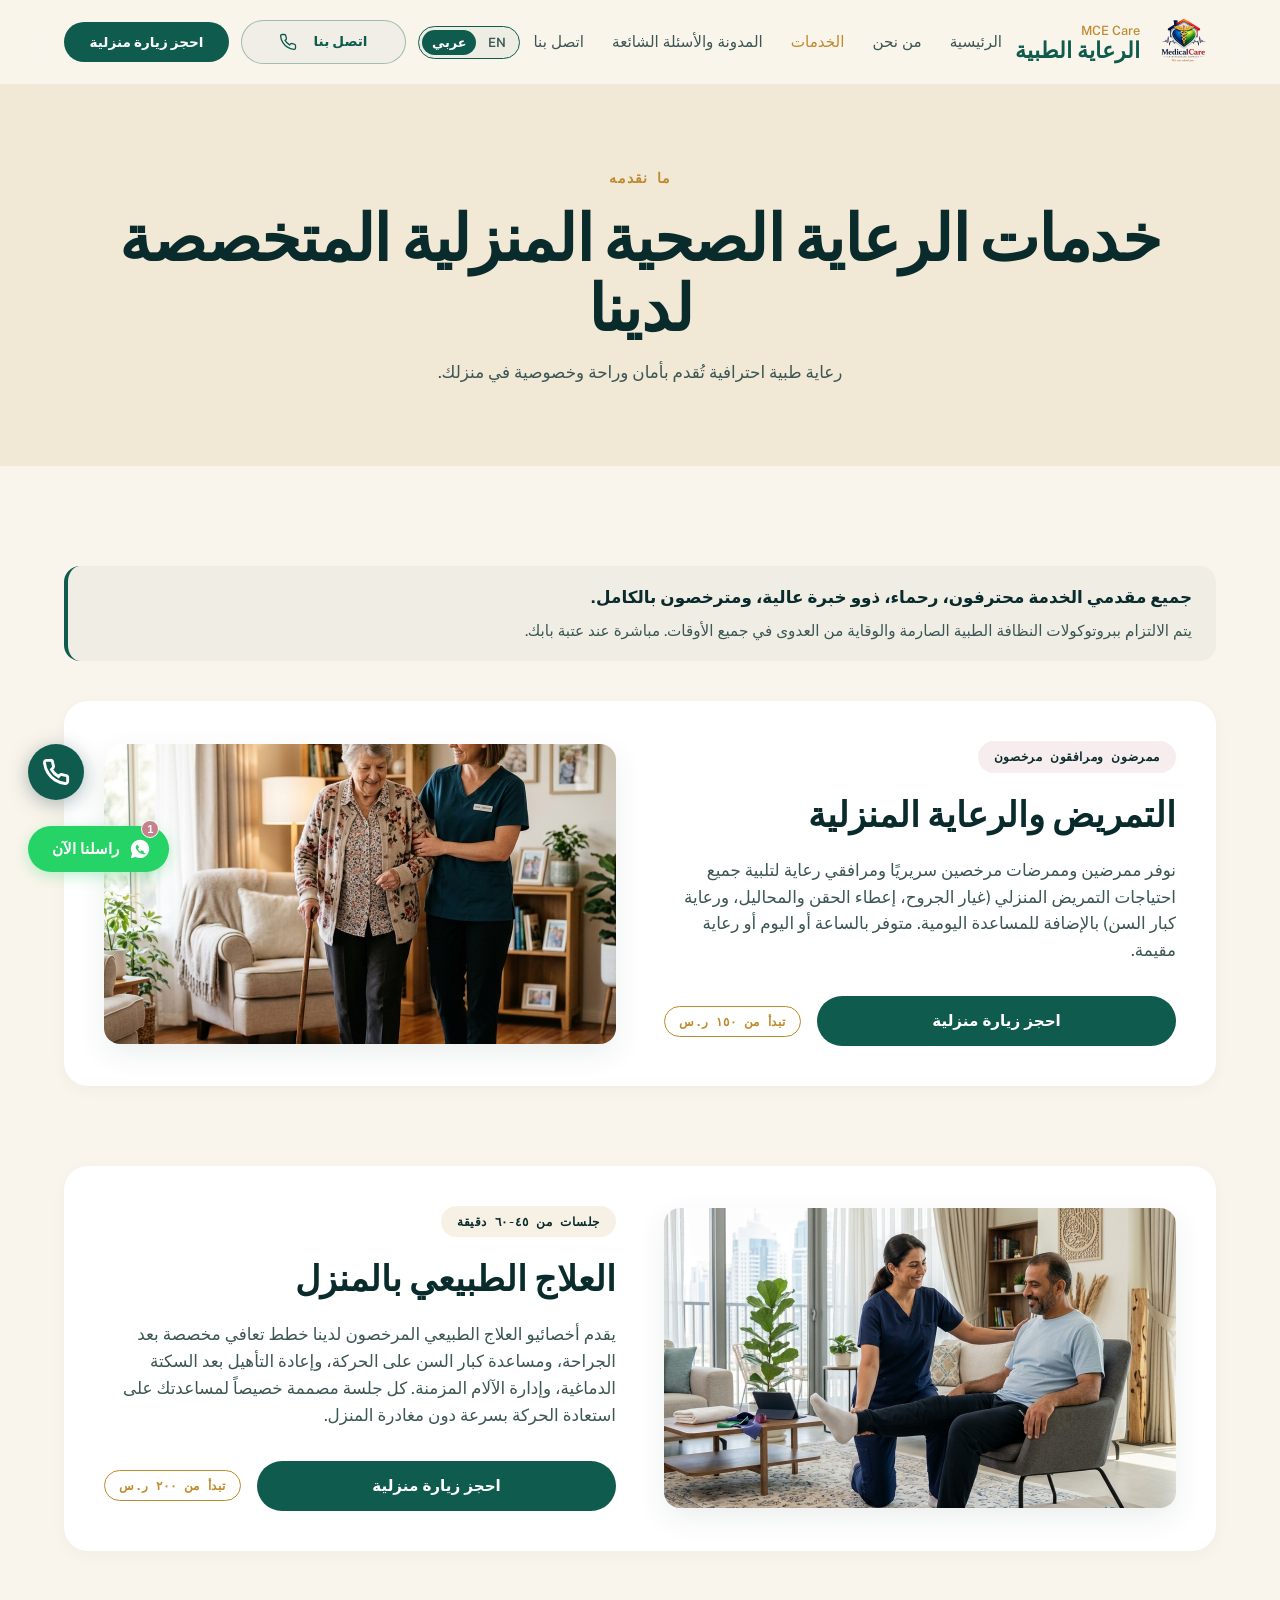
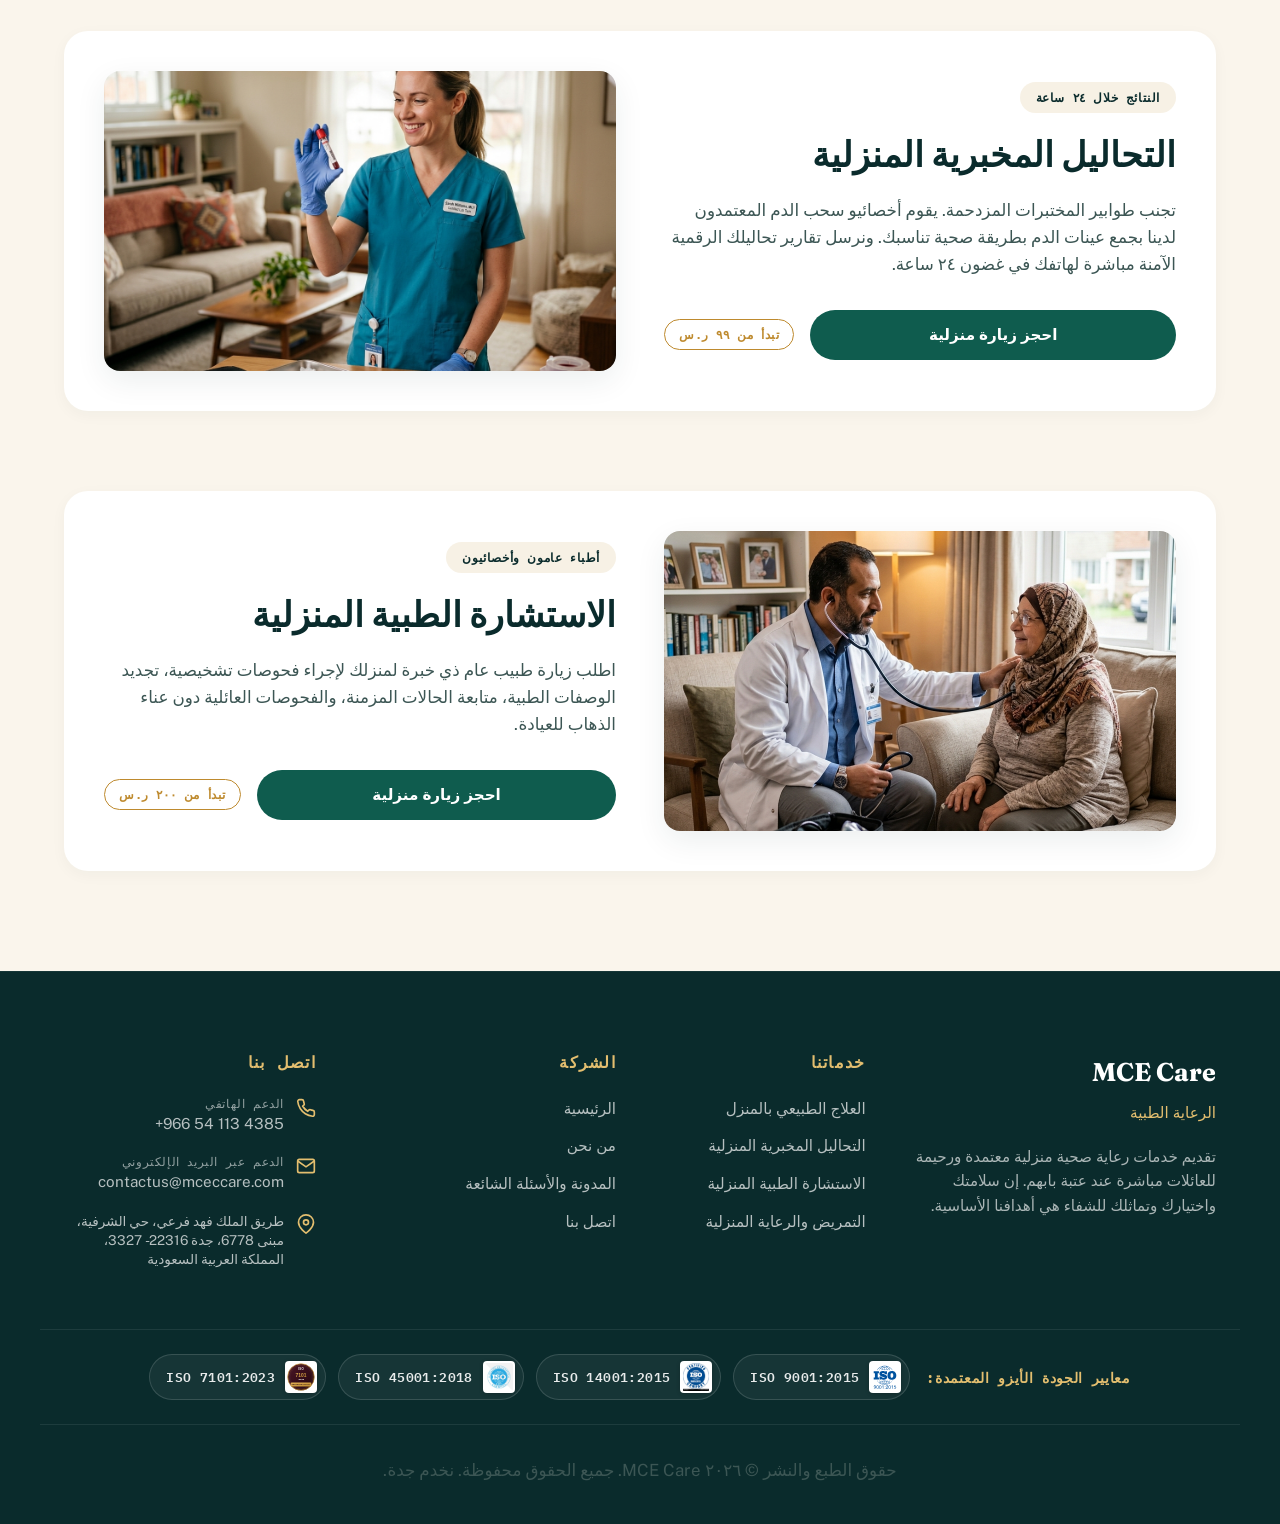
<file: services.html>
<!DOCTYPE html>
<html lang="ar" data-lang="ar" dir="rtl">
<head>
  <!-- Google tag (gtag.js) -->
  <script async src="https://www.googletagmanager.com/gtag/js?id=G-7KEHY1FRST"></script>
  <script>
    window.dataLayer = window.dataLayer || [];
    function gtag(){dataLayer.push(arguments);}
    gtag('js', new Date());

    gtag('config', 'G-7KEHY1FRST');
  </script>
  <meta charset="UTF-8">
  <meta name="viewport" content="width=device-width, initial-scale=1.0">
  
  <!-- Basic SEO -->
  <title>Our Services | MCE Care Home Healthcare Jeddah</title>
  <meta name="description" content="Explore our home healthcare services in Jeddah: Physiotherapy, Lab Tests, Doctor Consultations, and Caregiver support. Book via WhatsApp.">
  <meta name="keywords" content="home physiotherapy jeddah, home doctor jeddah, home blood test jeddah, caregiver services jeddah">
  <meta name="author" content="MCE Care">

    <!-- Technical & Crawlability Canonical & Hreflang Tags -->
  <link rel="canonical" href="https://www.mceccare.com/services.html">
  <link rel="alternate" hreflang="ar" href="https://www.mceccare.com/services.html" />
  <link rel="alternate" hreflang="en" href="https://www.mceccare.com/services.html" />
  <link rel="alternate" hreflang="x-default" href="https://www.mceccare.com/services.html" />

  <!-- Inline Script to Prevent FOUC -->
  <script>
    (function() {
      const savedLang = localStorage.getItem('preferred-lang') || 'ar';
      document.documentElement.setAttribute('lang', savedLang);
      document.documentElement.setAttribute('data-lang', savedLang);
      document.documentElement.setAttribute('dir', savedLang === 'ar' ? 'rtl' : 'ltr');
    })();
  </script>

  <!-- Favicon -->
  <link rel="icon" type="image/png" href="Public/fav.png">

  <!-- Google Fonts -->
  <link rel="preconnect" href="https://fonts.googleapis.com">
  <link rel="preconnect" href="https://fonts.gstatic.com" crossorigin>
  <link href="https://fonts.googleapis.com/css2?family=Fraunces:ital,opsz,wght@0,9..144,400..700;1,9..144,400..700&family=IBM+Plex+Mono:wght@400;500;600&family=Public+Sans:ital,wght@0,300..900;1,300..900&display=swap" rel="stylesheet">

  <!-- Stylesheet -->
  <link rel="stylesheet" href="css/style.css?v=2">
</head>
<body>

  <!-- Preloader Screen -->
  <div id="preloader" aria-label="Loading Website" role="status" aria-live="polite">
    <div class="preloader-content">
      <img src="Public/presentlogo.png" alt="MCE Care Logo" class="preloader-logo">
      <div class="preloader-spinner-container">
        <div class="preloader-spinner"></div>
      </div>
    </div>
  </div>

  <!-- HEADER -->
  <header class="header" role="banner">
    <div class="container header-container">
      <a href="index.html" class="logo" aria-label="MCE Care Home Page">
        <img src="Public/presentlogo.png" alt="MCE Care Logo" class="logo-img">
        <span class="logo-text">
          <span class="logo-text-en">MCE Care</span>
          <span class="logo-arabic">الرعاية الطبية</span>
        </span>
      </a>

      <nav class="nav-desktop" role="navigation" aria-label="Desktop Navigation">
        <a href="index.html" class="nav-link" data-i18n="nav_home">Home</a>
        <a href="about.html" class="nav-link" data-i18n="nav_about">About Us</a>
        <a href="services.html" class="nav-link" data-i18n="nav_services">Services</a>
        <a href="blogs.html" class="nav-link" data-i18n="nav_blogs">Blogs & FAQ</a>
        <a href="contact.html" class="nav-link" data-i18n="nav_contact">Contact Us</a>
      </nav>

      <div class="header-actions-group">
        <div class="lang-toggle-pill" role="group" aria-label="Language selection">
          <button id="lang-btn-en" class="lang-toggle-btn" aria-label="Switch to English">EN</button>
          <button id="lang-btn-ar" class="lang-toggle-btn active" aria-label="Switch to Arabic">عربي</button>
        </div>
        <a href="tel:+966541134385" class="btn btn-secondary header-cta-phone" aria-label="Call support line">
          <svg width="18" height="18" viewBox="0 0 24 24" fill="none" stroke="currentColor" stroke-width="1.75" style="display:inline-block; vertical-align: middle; margin-inline-end: 8px;">
            <path d="M22 16.92v3a2 2 0 0 1-2.18 2 19.79 19.79 0 0 1-8.63-3.07 19.5 19.5 0 0 1-6-6 19.79 19.79 0 0 1-3.07-8.67A2 2 0 0 1 4.11 2h3a2 2 0 0 1 2 1.72 12.84 12.84 0 0 0 .7 2.81 2 2 0 0 1-.45 2.11L8.09 9.91a16 16 0 0 0 6 6l1.27-1.27a2 2 0 0 1 2.11-.45 12.84 12.84 0 0 0 2.81.7A2 2 0 0 1 22 16.92z"/>
          </svg>
          <span data-i18n="btn_call">Call Us</span>
        </a>
        <button class="btn btn-primary header-cta open-modal-btn" data-i18n="btn_book">Book Now</button>
        <button id="nav-toggle-btn" class="nav-toggle" aria-expanded="false" aria-controls="mobile-menu" aria-label="Open navigation menu">
          <svg viewBox="0 0 24 24" fill="none" stroke="currentColor" stroke-width="2.5"><path d="M4 6h16M4 12h16M4 18h16"></path></svg>
        </button>
      </div>
    </div>
  </header>

  <!-- Mobile Navigation overlay menu -->
  <div class="nav-mobile-overlay" id="mobile-menu" aria-hidden="true" role="dialog" aria-modal="true" aria-label="Mobile Navigation Menu">
    <button id="nav-close-btn" class="nav-mobile-close" aria-label="Close navigation menu">
      <svg fill="none" stroke="currentColor" viewBox="0 0 24 24" xmlns="http://www.w3.org/2000/svg">
        <path stroke-linecap="round" stroke-linejoin="round" stroke-width="2.5" d="M6 18L18 6M6 6l12 12"></path>
      </svg>
    </button>
    <a href="index.html" class="nav-link mobile-nav-item" data-i18n="nav_home">Home</a>
    <a href="about.html" class="nav-link mobile-nav-item" data-i18n="nav_about">About Us</a>
    <a href="services.html" class="nav-link mobile-nav-item" data-i18n="nav_services">Services</a>
    <a href="blogs.html" class="nav-link mobile-nav-item" data-i18n="nav_blogs">Blogs & FAQ</a>
    <a href="contact.html" class="nav-link mobile-nav-item" data-i18n="nav_contact">Contact Us</a>
    <button class="btn btn-primary open-modal-btn mobile-nav-item" style="width: 100%; max-width: 280px; margin-top: 16px;" data-i18n="btn_book">Book Now</button>
  </div>

  <main role="main">
    
    <!-- SERVICES HERO -->
    <section class="about-hero">
      <div class="container">
        <span class="hero-eyebrow" data-i18n="services_eyebrow">Our Services</span>
        <h1 class="hero-title" style="margin-top: 12px;" data-i18n="services_page_title">Our Specialized Home Healthcare Services</h1>
        <p style="margin-top: 16px; color: var(--ink-soft); max-width: 600px; margin-left: auto; margin-right: auto;" data-i18n="services_page_desc">Professional medical care delivered in the safety, comfort, and privacy of your home.</p>
      </div>
    </section>

    <!-- DETAILED SERVICE BLOCKS -->
    <section class="container section-padding reveal">
      <!-- SERVICE QUALITY & SAFETY ASSURANCE -->
      <div class="services-assurance-bar" style="background: rgba(15, 61, 62, 0.04); border-left: 4px solid var(--teal); padding: 18px 24px; border-radius: var(--radius-md); margin-bottom: 32px; display: flex; flex-direction: column; gap: 8px;">
        <p style="font-weight: 700; color: var(--teal-deep); margin: 0; font-size: 1.05rem;" data-i18n="services_guarantee_1">All providers are professional, compassionate, well-experienced, and fully licensed.</p>
        <p style="font-size: 0.95rem; color: var(--ink-soft); margin: 0;" data-i18n="services_guarantee_2">Strict medical hygiene and infection prevention protocols are adhered to at all times. Delivered directly at your doorstep.</p>
      </div>

      <div class="service-detail-section">
        
        <!-- Home Caregiver -->
        <div class="service-detail-block stagger-item">
          <div class="service-detail-content">
            <span class="badge-rose" data-i18n="service_4_badge">Hourly or Live-in</span>
            <h2 style="color: var(--teal-deep); font-size: 2.2rem;" data-i18n="service_4_title">Home Caregiver</h2>
            <p data-i18n="service_4_details">We offer compassionate, professionally trained caregivers for long-term elderly assistance, post-operative care, and physical support. Available as daily, hourly, or 24/7 live-in options.</p>
            <div style="display: flex; gap: 16px; width: 100%; margin-top: 12px;">
              <button class="btn btn-primary open-modal-btn" data-whatsapp-service="Home Caregiver" data-i18n="btn_book" style="flex: 1;">Book Now</button>
              <span class="badge-price" style="align-self: center;" data-i18n="price_caregiver">From 150 SAR</span>
            </div>
          </div>
          <div class="service-detail-image-frame">
            <img src="Public/elderly_caregiver.png" alt="Elderly home care support" loading="lazy">
          </div>
        </div>

        <!-- Physiotherapy -->
        <div class="service-detail-block stagger-item">
          <div class="service-detail-content">
            <span class="badge-gold" data-i18n="service_1_badge">45-60 min sessions</span>
            <h2 style="color: var(--teal-deep); font-size: 2.2rem;" data-i18n="service_1_title">Physiotherapy at Home</h2>
            <p data-i18n="service_1_details">Our licensed physiotherapists provide targeted post-surgery recovery plans, elder mobility assistance, stroke rehabilitation, and chronic pain management. Every session is personalized to help you regain movement quickly without leaving home.</p>
            <div style="display: flex; gap: 16px; width: 100%; margin-top: 12px;">
              <button class="btn btn-primary open-modal-btn" data-whatsapp-service="Physiotherapy" data-i18n="btn_book" style="flex: 1;">Book Now</button>
              <span class="badge-price" style="align-self: center;" data-i18n="price_physio">From 200 SAR</span>
            </div>
          </div>
          <div class="service-detail-image-frame">
            <img src="Public/physiotherapy_home.png" alt="Home Physiotherapy Session" loading="lazy">
          </div>
        </div>

        <!-- Home Lab Tests -->
        <div class="service-detail-block stagger-item">
          <div class="service-detail-content">
            <span class="badge-gold" data-i18n="service_2_badge">Results in 24 hours</span>
            <h2 style="color: var(--teal-deep); font-size: 2.2rem;" data-i18n="service_2_title">Home Lab Tests</h2>
            <p data-i18n="service_2_details">Avoid busy lab queues. Our certified lab technicians collect blood samples hygienically at your convenience. We deliver secure digital reports straight to your phone within 24 hours.</p>
            <div style="display: flex; gap: 16px; width: 100%; margin-top: 12px;">
              <button class="btn btn-primary open-modal-btn" data-whatsapp-service="Home Lab Tests" data-i18n="btn_book" style="flex: 1;">Book Now</button>
              <span class="badge-price" style="align-self: center;" data-i18n="price_lab">From 99 SAR</span>
            </div>
          </div>
          <div class="service-detail-image-frame">
            <img src="Public/blood_lab_sample.png" alt="Home Lab Test Phlebotomist" loading="lazy">
          </div>
        </div>

        <!-- Home Consultation -->
        <div class="service-detail-block stagger-item">
          <div class="service-detail-content">
            <span class="badge-gold" data-i18n="service_3_badge">General Physicians</span>
            <h2 style="color: var(--teal-deep); font-size: 2.2rem;" data-i18n="service_3_title">Home Consultation</h2>
            <p data-i18n="service_3_details">Have an experienced general physician visit your home for diagnostic checkups, prescription renewals, chronic condition monitoring, and family checkups to avoid unnecessary trips to the hospital.</p>
            <div style="display: flex; gap: 16px; width: 100%; margin-top: 12px;">
              <button class="btn btn-primary open-modal-btn" data-whatsapp-service="Home Consultation" data-i18n="btn_book" style="flex: 1;">Book Now</button>
              <span class="badge-price" style="align-self: center;" data-i18n="price_consultation">From 200 SAR</span>
            </div>
          </div>
          <div class="service-detail-image-frame">
            <img src="Public/doctor_home_visit.png" alt="Doctor Consultation at Home" loading="lazy">
          </div>
        </div>

      </div>
    </section>


  </main>

  <!-- FOOTER -->
  <footer class="footer" role="contentinfo">
    <div class="container footer-grid">
      <div class="footer-col">
        <div class="footer-logo">
          <span class="footer-logo-text">MCE Care</span>
          <span class="footer-logo-arabic">الرعاية الطبية</span>
        </div>
        <p class="footer-blurb" data-i18n="footer_blurb">Providing families with certified and compassionate home healthcare services directly at your doorstep. Your health, safety, and recovery are our primary goals.</p>
      </div>
      <div class="footer-col">
        <h3 class="footer-col-title" data-i18n="footer_title_services">Our Services</h3>
        <ul class="footer-links">
          <li><a href="services.html" class="footer-link" data-i18n="service_1_title">Physiotherapy at Home</a></li>
          <li><a href="services.html" class="footer-link" data-i18n="service_2_title">Home Lab Tests</a></li>
          <li><a href="services.html" class="footer-link" data-i18n="service_3_title">Home Consultation</a></li>
          <li><a href="services.html" class="footer-link" data-i18n="service_4_title">Home Caretaker</a></li>
        </ul>
      </div>
      <div class="footer-col">
        <h3 class="footer-col-title" data-i18n="footer_title_company">Company</h3>
        <ul class="footer-links">
          <li><a href="index.html" class="footer-link" data-i18n="nav_home">Home</a></li>
          <li><a href="about.html" class="footer-link" data-i18n="nav_about">About Us</a></li>
          <li><a href="blogs.html" class="footer-link" data-i18n="nav_blogs">Blogs & FAQ</a></li>
          <li><a href="contact.html" class="footer-link" data-i18n="nav_contact">Contact Us</a></li>
        </ul>
      </div>
      <div class="footer-col">
        <h3 class="footer-col-title" data-i18n="footer_title_contact">Contact Us</h3>
        <div class="footer-contact-item">
          <svg class="footer-contact-icon" width="20" height="20" viewBox="0 0 24 24" fill="none" stroke="currentColor" stroke-width="2" aria-hidden="true"><path d="M22 16.92v3a2 2 0 0 1-2.18 2 19.79 19.79 0 0 1-8.63-3.07 19.5 19.5 0 0 1-6-6 19.79 19.79 0 0 1-3.07-8.67A2 2 0 0 1 4.11 2h3a2 2 0 0 1 2 1.72 12.84 12.84 0 0 0 .7 2.81 2 2 0 0 1-.45 2.11L8.09 9.91a16 16 0 0 0 6 6l1.27-1.27a2 2 0 0 1 2.11-.45 12.84 12.84 0 0 0 2.81.7A2 2 0 0 1 22 16.92z"/></svg>
          <div>
            <div class="stat-label" data-i18n="footer_phone_lbl">Phone Support</div>
            <a href="tel:+966541134385" class="phone-number">+966 54 113 4385</a>
          </div>
        </div>
        <div class="footer-contact-item">
          <svg class="footer-contact-icon" width="20" height="20" viewBox="0 0 24 24" fill="none" stroke="currentColor" stroke-width="2" aria-hidden="true"><path d="M4 4h16c1.1 0 2 .9 2 2v12c0 1.1-.9 2-2 2H4c-1.1 0-2-.9-2-2V6c0-1.1.9-2 2-2z"/><polyline points="22,6 12,13 2,6"/></svg>
          <div>
            <div class="stat-label" data-i18n="footer_email_lbl">Email Support</div>
            <a href="mailto:contactus@mceccare.com">contactus@mceccare.com</a>
          </div>
        </div>
        <div class="footer-contact-item">
          <svg class="footer-contact-icon" width="20" height="20" viewBox="0 0 24 24" fill="none" stroke="currentColor" stroke-width="2" aria-hidden="true"><path d="M21 10c0 7-9 13-9 13s-9-6-9-13a9 9 0 0 1 18 0z"/><circle cx="12" cy="10" r="3"/></svg>
          <div>
            <address style="font-style: normal; font-size: 0.85rem;" data-i18n="footer_address">
              Building 6778, King Fahad Branch Rd, Ash Sharafiyah Dist., Jeddah 22316 - 3327, Kingdom of Saudi Arabia
            </address>
          </div>
        </div>
      </div>
    </div>
    <div class="container footer-iso-bar">
      <span class="footer-iso-label" data-i18n="footer_iso_title">ISO Certified Standards:</span>
      <div class="footer-iso-badges">
        <div class="iso-badge-pill" title="ISO 9001:2015 Quality Management System">
          <img src="Public/logo/iso-9001.svg" alt="ISO 9001:2015 Logo" class="iso-badge-img" loading="lazy">
          <span class="iso-num">ISO 9001:2015</span>
        </div>
        <div class="iso-badge-pill" title="ISO 14001:2015 Environmental Management System">
          <img src="Public/logo/14001.jfif" alt="ISO 14001:2015 Logo" class="iso-badge-img" loading="lazy">
          <span class="iso-num">ISO 14001:2015</span>
        </div>
        <div class="iso-badge-pill" title="ISO 45001:2018 Occupational Health & Safety">
          <img src="Public/logo/45001.jfif" alt="ISO 45001:2018 Logo" class="iso-badge-img" loading="lazy">
          <span class="iso-num">ISO 45001:2018</span>
        </div>
        <div class="iso-badge-pill" title="ISO 7101:2023 Healthcare Quality Management">
          <img src="Public/logo/iso-7101.svg" alt="ISO 7101:2023 Logo" class="iso-badge-img" loading="lazy">
          <span class="iso-num">ISO 7101:2023</span>
        </div>
      </div>
    </div>
    <div class="container footer-bottom">
      <p data-i18n="footer_copyright">Copyright © 2026 MCE Care. All rights reserved. Serving Jeddah.</p>
    </div>
  </footer>

  <!-- STICKY MOBILE BOTTOM BAR -->
  <div class="sticky-mobile-bar" role="complementary" aria-label="Quick Actions">
    <div class="sticky-mobile-bar-container">
      <a href="#" class="btn btn-gold whatsapp-general-link" data-i18n="btn_book">Book Now</a>
      <a href="tel:+966541134385" class="btn btn-secondary" style="color:var(--white); border-color:var(--white);" data-i18n="btn_call">Call Now</a>
    </div>
  </div>

  <!-- STACKED FLOATING CTAS -->
  <div class="floating-ctas-container">
    <a href="tel:+966541134385" class="call-float" aria-label="Call MCE Care support team">
      <svg width="24" height="24" viewBox="0 0 24 24" fill="none" stroke="currentColor" stroke-width="2.5"><path d="M22 16.92v3a2 2 0 0 1-2.18 2 19.79 19.79 0 0 1-8.63-3.07 19.5 19.5 0 0 1-6-6 19.79 19.79 0 0 1-3.07-8.67A2 2 0 0 1 4.11 2h3a2 2 0 0 1 2 1.72 12.84 12.84 0 0 0 .7 2.81 2 2 0 0 1-.45 2.11L8.09 9.91a16 16 0 0 0 6 6l1.27-1.27a2 2 0 0 1 2.11-.45 12.84 12.84 0 0 0 2.81.7A2 2 0 0 1 22 16.92z"/></svg>
    </a>
  </div>

  <!-- Premium WhatsApp Chat Widget -->
  <div id="whatsapp-widget" class="wa-widget-container">
    <button id="wa-widget-btn" class="wa-widget-toggle" aria-label="Open WhatsApp Chat">
      <span class="wa-widget-badge">1</span>
      <svg viewBox="0 0 24 24" fill="currentColor" width="22" height="22"><path d="M12.012 2c-5.506 0-9.988 4.482-9.988 9.988 0 1.76.458 3.473 1.332 4.988L2 22l5.176-1.357c1.467.8 3.12 1.22 4.826 1.22l.012.001c5.506 0 9.988-4.482 9.988-9.988C22 6.482 17.518 2 12.012 2zm6.262 14.281c-.256.725-1.488 1.32-2.031 1.394-.488.066-1.125.138-3.238-.737-2.693-1.116-4.431-3.86-4.569-4.043-.131-.188-1.075-1.438-1.075-2.738 0-1.306.675-1.944.919-2.2.206-.219.544-.331.875-.331.112 0 .212.006.3.012.262.012.394.031.569.45.219.525.75 1.831.812 1.962.062.131.106.281.019.456-.088.175-.162.281-.319.462-.156.181-.331.406-.475.544-.162.156-.331.325-.144.65.188.319.831 1.369 1.781 2.219.144.131.25.162.394.212.188.062.375.05.519-.012.144-.062.619-.719.787-.962.169-.244.338-.2.569-.112.231.088 1.469.694 1.719.819.25.125.419.188.481.294.063.106.063.613-.193 1.338z"/></svg>
      <span class="wa-btn-text" data-i18n="wa_chat_btn">Chat with us</span>
    </button>
    
    <div id="wa-chat-window" class="wa-chat-card">
      <div class="wa-chat-header">
        <div class="wa-chat-avatar">
          <svg viewBox="0 0 24 24" fill="none" stroke="currentColor" stroke-width="2" width="22" height="22"><path d="M16 21v-2a4 4 0 0 0-4-4H6a4 4 0 0 0-4 4v2"/><circle cx="9" cy="7" r="4"/><path d="M22 21v-2a4 4 0 0 0-3-3.87"/><path d="M16 3.13a4 4 0 0 1 0 7.75"/></svg>
          <span class="wa-online-dot"></span>
        </div>
        <div class="wa-chat-header-info">
          <div class="wa-chat-name">MCE Care Support</div>
          <div class="wa-chat-status" data-i18n="wa_online_status">Typically replies in minutes</div>
        </div>
        <button id="wa-chat-close" class="wa-chat-close-btn" aria-label="Close Chat Window">&times;</button>
      </div>
      
      <div class="wa-chat-body">
        <div class="wa-chat-bubble">
          <div class="wa-chat-sender">MCE Care Coordinator</div>
          <div class="wa-chat-message" data-i18n="wa_welcome_msg">Hello! How can we help you today with your home healthcare booking?</div>
          <div class="wa-chat-time">Just now</div>
        </div>
      </div>
      
      <div class="wa-chat-footer">
        <a href="#" class="btn btn-primary wa-start-chat-btn whatsapp-general-link">
          <svg viewBox="0 0 24 24" fill="currentColor" width="20" height="20" style="display:inline-block; margin-inline-end: 8px; vertical-align: middle;"><path d="M12.012 2c-5.506 0-9.988 4.482-9.988 9.988 0 1.76.458 3.473 1.332 4.988L2 22l5.176-1.357c1.467.8 3.12 1.22 4.826 1.22l.012.001c5.506 0 9.988-4.482 9.988-9.988C22 6.482 17.518 2 12.012 2zm6.262 14.281c-.256.725-1.488 1.32-2.031 1.394-.488.066-1.125.138-3.238-.737-2.693-1.116-4.431-3.86-4.569-4.043-.131-.188-1.075-1.438-1.075-2.738 0-1.306.675-1.944.919-2.2.206-.219.544-.331.875-.331.112 0 .212.006.3.012.262.012.394.031.569.45.219.525.75 1.831.812 1.962.062.131.106.281.019.456-.088.175-.162.281-.319.462-.156.181-.331.406-.475.544-.162.156-.331.325-.144.65.188.319.831 1.369 1.781 2.219.144.131.25.162.394.212.188.062.375.05.519-.012.144-.062.619-.719.787-.962.169-.244.338-.2.569-.112.231.088 1.469.694 1.719.819.25.125.419.188.481.294.063.106.063.613-.193 1.338z"/></svg>
          <span data-i18n="wa_start_chat">Start Chat on WhatsApp</span>
        </a>
      </div>
    </div>
  </div>

  <!-- BOOKING LEAD MODAL -->
  <div id="booking-modal" class="modal-overlay" aria-hidden="true" role="dialog" aria-modal="true" aria-labelledby="modal-title">
    <div class="modal-card" role="document">
      <button id="modal-close-btn" class="modal-close" aria-label="Close booking modal">
        <svg viewBox="0 0 24 24" fill="none" stroke="currentColor" stroke-width="2"><path d="M18 6L6 18M6 6l12 12"></path></svg>
      </button>
      <div id="modal-form-content">
        <h2 id="modal-title" class="modal-title" data-i18n="modal_title">Book a Home Visit</h2>
        <p class="modal-desc" data-i18n="modal_desc">Fill in the form to notify our medical coordinator and start your booking process.</p>
        <form id="booking-form">
          <div class="form-row">
            <div class="form-group">
              <label class="form-label" for="booking-name" data-i18n="form_name_lbl">Full Name *</label>
              <input type="text" id="booking-name" name="name" class="form-input" data-i18n="form_name_placeholder" required aria-required="true">
            </div>
            <div class="form-group">
              <label class="form-label" for="booking-phone" data-i18n="form_phone_lbl">Phone Number (Saudi Arabia) *</label>
              <input type="tel" id="booking-phone" name="phone" class="form-input" data-i18n="form_phone_placeholder" required aria-required="true">
            </div>
          </div>
          <div class="form-row">
            <div class="form-group">
              <label class="form-label" for="booking-service" data-i18n="form_service_lbl">Select Service *</label>
              <select id="booking-service" name="service" class="form-select" required aria-required="true">
                <option value="" disabled selected data-i18n="form_service_placeholder">Choose a service</option>
                <option value="Home Caregiver" data-i18n="service_4_title">Home Caregiver</option>
                <option value="Physiotherapy" data-i18n="service_1_title">Physiotherapy at Home</option>
                <option value="Home Lab Tests" data-i18n="service_2_title">Home Lab Tests</option>
                <option value="Home Consultation" data-i18n="service_3_title">Home Consultation</option>
              </select>
            </div>
            <div class="form-group">
              <label class="form-label" for="booking-gender" data-i18n="form_gender_lbl">Provider Gender Preference</label>
              <select id="booking-gender" name="gender_preference" class="form-select">
                <option value="None" data-i18n="form_gender_opt_none">No Preference</option>
                <option value="Female" data-i18n="form_gender_opt_female">Female Practitioner</option>
                <option value="Male" data-i18n="form_gender_opt_male">Male Practitioner</option>
              </select>
            </div>
          </div>
          <div class="form-row">
            <div class="form-group">
              <label class="form-label" for="booking-city" data-i18n="form_city_lbl">City *</label>
              <select id="booking-city" name="city" class="form-select" required aria-required="true">
                <option value="" disabled selected data-i18n="form_city_placeholder">Select your city</option>
                <option value="Jeddah" data-i18n="Jeddah">Jeddah</option>
              </select>
            </div>
            <div class="form-group">
              <label class="form-label" for="booking-date" data-i18n="form_date_lbl">Preferred Date</label>
              <input type="date" id="booking-date" name="preferred_date" class="form-input">
            </div>
          </div>
          <div class="form-group">
            <label class="form-label" for="booking-message" data-i18n="form_msg_lbl">Your Message</label>
            <textarea id="booking-message" name="message" class="form-textarea" data-i18n="form_msg_placeholder"></textarea>
          </div>
          <button type="submit" class="btn btn-primary modal-submit-btn" data-i18n="form_submit">Confirm Booking</button>
        </form>
      </div>
      <div id="modal-success-content" class="modal-success-content" role="status" aria-live="polite">
        <div class="success-icon-wrapper">
          <svg width="40" height="40" viewBox="0 0 24 24" fill="none" stroke="currentColor" stroke-width="3"><polyline points="20 6 9 17 4 12"></polyline></svg>
        </div>
        <h2 class="success-title" data-i18n="success_title">Request Received</h2>
        <p id="success-desc-render" class="success-desc" data-i18n="success_desc"></p>
      </div>
    </div>
  </div>

  <script src="js/app.js?v=2"></script>
</body>
</html>
</file>
<file: css/style.css>
/* ----------------------------------------------------
   DESIGN SYSTEM & TOKENS
   ---------------------------------------------------- */
:root {
  /* Palette */
  --bg: #FAF5EC;          /* warm sand page background */
  --bg-alt: #F1E8D6;      /* secondary section background */
  --ink: #12302F;         /* primary text */
  --ink-soft: #3C5654;    /* secondary text */
  --teal: #0F5C4E;        /* primary brand color (emerald/teal) */
  --teal-deep: #0A2B2C;   /* headlines, dark sections */
  --teal-light: #1E6360;  /* hover states */
  --gold: #BE8A2E;        /* accent — eyebrows, numerals, icons */
  --gold-light: #E3BE6F;  /* accent on dark backgrounds */
  --rose: #C6828B;        /* tertiary accent */
  --white: #FFFFFF;

  /* Typography */
  --font-display: 'Fraunces', Georgia, serif;
  --font-body: 'Public Sans', system-ui, -apple-system, sans-serif;
  --font-mono: 'IBM Plex Mono', monospace;

  /* Shapes & Shadows */
  --radius-sm: 8px;
  --radius-md: 16px;
  --radius-lg: 24px;
  --radius-pill: 999px;
  --shadow-sm: 0 4px 15px rgba(18, 48, 47, 0.04);
  --shadow-md: 0 10px 30px rgba(18, 48, 47, 0.08);
  --shadow-lg: 0 20px 50px -15px rgba(18, 48, 47, 0.16);

  /* Transitions */
  --transition-fast: 0.25s cubic-bezier(0.25, 0.8, 0.25, 1);
  --transition-normal: 0.4s cubic-bezier(0.25, 0.8, 0.25, 1);
}

/* Prevent translation flash / FOUC */
[data-i18n], [data-i18n-html] {
  visibility: hidden;
}
html.translations-loaded [data-i18n], html.translations-loaded [data-i18n-html] {
  visibility: visible;
}

/* Preloader styles */
#preloader {
  position: fixed;
  top: 0;
  left: 0;
  width: 100vw;
  height: 100vh;
  background-color: #FAF5EC; /* matches var(--bg) */
  z-index: 99999;
  display: flex;
  align-items: center;
  justify-content: center;
  opacity: 1;
  visibility: visible;
  transition: opacity 0.6s cubic-bezier(0.25, 1, 0.5, 1), visibility 0.6s cubic-bezier(0.25, 1, 0.5, 1);
}
#preloader.fade-out {
  opacity: 0;
  visibility: hidden;
  pointer-events: none;
}
.preloader-content {
  display: flex;
  flex-direction: column;
  align-items: center;
  gap: 24px;
}
.preloader-logo {
  height: 180px;
  width: auto;
  object-fit: contain;
  animation: preloader-bounce 1.5s ease-in-out infinite alternate;
}
.preloader-spinner-container {
  width: 140px;
  height: 4px;
  background-color: rgba(15, 92, 78, 0.1);
  border-radius: 2px;
  overflow: hidden;
  position: relative;
}
.preloader-spinner {
  width: 60px;
  height: 100%;
  background-color: #0F5C4E; /* matches var(--teal) */
  position: absolute;
  left: -60px;
  border-radius: 2px;
  animation: preloader-loading 1.5s cubic-bezier(0.4, 0, 0.2, 1) infinite;
}
@keyframes preloader-loading {
  0% { left: -60px; }
  100% { left: 140px; }
}
@keyframes preloader-bounce {
  0% { transform: translateY(0); }
  100% { transform: translateY(-8px); }
}

/* Force phone numbers & WhatsApp links to remain LTR */
.phone-number, [href^="tel:"], [href^="https://wa.me"] {
  direction: ltr !important;
  unicode-bidi: embed;
  display: inline-block;
}

/* ----------------------------------------------------
   BASE STYLES & RESET
   ---------------------------------------------------- */
*, *::before, *::after {
  box-sizing: border-box;
  margin: 0;
  padding: 0;
}

html {
  scroll-behavior: smooth;
  background-color: var(--bg);
  color: var(--ink);
  font-family: var(--font-body);
  font-size: 16px;
  line-height: 1.6;
  -webkit-font-smoothing: antialiased;
  -moz-osx-font-smoothing: grayscale;
}

body {
  overflow-x: hidden;
}

button:focus-visible,
a:focus-visible,
input:focus-visible,
select:focus-visible,
textarea:focus-visible {
  outline: 3px solid var(--gold);
  outline-offset: 3px;
}

h1, h2, h3, h4 {
  font-family: var(--font-display);
  color: var(--teal-deep);
  font-weight: 700;
  line-height: 1.25;
}

p {
  color: var(--ink-soft);
  font-size: 1.05rem;
}

a {
  color: inherit;
  text-decoration: none;
  transition: color var(--transition-fast);
}

img, svg {
  max-width: 100%;
  display: block;
}

/* ----------------------------------------------------
   LAYOUT UTILITIES
   ---------------------------------------------------- */
.container {
  width: 100%;
  max-width: 1200px;
  margin-left: auto;
  margin-right: auto;
  padding-left: 24px;
  padding-right: 24px;
}

.section-padding {
  padding-top: 100px;
  padding-bottom: 100px;
}

@media (max-width: 760px) {
  .section-padding {
    padding-top: 70px;
    padding-bottom: 70px;
  }
}

.badge-gold {
  display: inline-flex;
  align-items: center;
  background-color: rgba(190, 138, 46, 0.12);
  color: var(--teal-deep);
  font-family: var(--font-mono);
  font-size: 0.75rem;
  font-weight: 600;
  padding: 6px 16px;
  border-radius: var(--radius-pill);
  text-transform: uppercase;
  letter-spacing: 0.05em;
}

.badge-rose {
  display: inline-flex;
  align-items: center;
  background-color: rgba(198, 130, 139, 0.15);
  color: var(--teal-deep);
  font-family: var(--font-mono);
  font-size: 0.75rem;
  font-weight: 600;
  padding: 6px 16px;
  border-radius: var(--radius-pill);
  text-transform: uppercase;
  letter-spacing: 0.05em;
}

.badge-price {
  display: inline-flex;
  align-items: center;
  background-color: var(--white);
  color: var(--gold);
  border: 1.5px solid var(--gold);
  font-family: var(--font-mono);
  font-size: 0.75rem;
  font-weight: 600;
  padding: 5px 14px;
  border-radius: var(--radius-pill);
  text-transform: uppercase;
  letter-spacing: 0.05em;
}

.form-price-badge-preview {
  display: none;
  align-items: center;
  gap: 6px;
  margin-top: 8px;
  padding: 6px 12px;
  background-color: rgba(212, 175, 55, 0.1);
  border: 1px dashed var(--gold);
  border-radius: var(--radius-md);
  font-size: 0.85rem;
  color: var(--teal-deep);
  transition: all 0.25s ease-in-out;
}

.form-price-badge-preview.visible {
  display: flex;
  animation: fadeInPrice 0.3s ease-out;
}

.form-price-badge-preview .price-val {
  color: var(--teal-deep);
  font-weight: 700;
  font-family: var(--font-mono);
}

@keyframes fadeInPrice {
  from { opacity: 0; transform: translateY(-4px); }
  to { opacity: 1; transform: translateY(0); }
}

.service-badges {
  display: flex;
  gap: 8px;
  flex-wrap: wrap;
  margin-top: auto;
}

.btn {
  display: inline-flex;
  align-items: center;
  justify-content: center;
  font-family: var(--font-body);
  font-size: 0.95rem;
  font-weight: 600;
  padding: 14px 28px;
  border-radius: var(--radius-pill);
  border: 2px solid transparent;
  cursor: pointer;
  transition: all var(--transition-fast);
  text-align: center;
}

.btn-primary {
  background-color: var(--teal);
  color: var(--white);
}

.btn-primary:hover {
  background-color: var(--teal-light);
  transform: translateY(-1px);
  box-shadow: 0 4px 15px rgba(15, 92, 78, 0.2);
}

.btn-secondary {
  background-color: transparent;
  border-color: var(--teal);
  color: var(--teal);
}

.btn-secondary:hover {
  background-color: rgba(15, 61, 62, 0.06);
}

.btn-gold {
  background-color: var(--gold);
  color: var(--white);
}

.btn-gold:hover {
  background-color: #a87925;
  transform: translateY(-1px);
  box-shadow: 0 4px 15px rgba(190, 138, 46, 0.2);
}

/* ----------------------------------------------------
   PREMIUM ANIMATIONS (SCROLL-DRIVEN & STAGGERED)
   ---------------------------------------------------- */
.reveal {
  opacity: 0;
  transform: translateY(40px) scale(0.98);
  transition: opacity 0.8s cubic-bezier(0.16, 1, 0.3, 1), transform 0.8s cubic-bezier(0.16, 1, 0.3, 1);
}

.reveal.in {
  opacity: 1;
  transform: translateY(0) scale(1);
}

.stagger-item {
  opacity: 0;
  transform: translateY(24px);
  transition: opacity 0.8s cubic-bezier(0.16, 1, 0.3, 1), transform 0.8s cubic-bezier(0.16, 1, 0.3, 1);
}

.reveal.in .stagger-item {
  opacity: 1;
  transform: translateY(0);
}

.reveal.in .stagger-item:nth-child(1) { transition-delay: 0.1s; }
.reveal.in .stagger-item:nth-child(2) { transition-delay: 0.2s; }
.reveal.in .stagger-item:nth-child(3) { transition-delay: 0.3s; }
.reveal.in .stagger-item:nth-child(4) { transition-delay: 0.4s; }
.reveal.in .stagger-item:nth-child(5) { transition-delay: 0.5s; }
.reveal.in .stagger-item:nth-child(6) { transition-delay: 0.6s; }

/* ----------------------------------------------------
   STICKY HEADER (WITH SHRINK EFFECT)
   ---------------------------------------------------- */
.header {
  position: sticky;
  top: 0;
  z-index: 100;
  background-color: rgba(250, 245, 236, 0.85);
  backdrop-filter: blur(16px);
  -webkit-backdrop-filter: blur(16px);
  border-bottom: 1px solid rgba(18, 48, 47, 0.05);
  transition: background-color var(--transition-fast), box-shadow var(--transition-fast);
}

.header-container {
  display: flex;
  align-items: center;
  justify-content: space-between;
  height: 84px;
  transition: height var(--transition-fast);
}

.header.scrolled {
  background-color: rgba(250, 245, 236, 0.96);
  box-shadow: 0 4px 20px rgba(18, 48, 47, 0.06);
}

.header.scrolled .header-container {
  height: 64px;
}

/* Symmetrical Stacked Bilingual Logo Setup */
.logo {
  display: flex;
  align-items: center;
  gap: 12px;
}

.logo-img {
  height: 64px;
  width: auto;
  object-fit: contain;
  transition: height var(--transition-fast);
}

.header.scrolled .logo-img {
  height: 50px;
}

.logo-text {
  display: flex;
  flex-direction: column;
  align-items: flex-start;
  line-height: 1.1;
}

.logo-text-en {
  font-family: var(--font-display);
  font-weight: 700;
  font-size: 1.8rem;
  color: var(--teal);
  transition: font-size var(--transition-fast);
}

.logo-arabic {
  font-family: var(--font-body);
  font-size: 0.95rem;
  color: var(--gold);
  font-weight: 500;
  white-space: nowrap;
  margin-top: 2px;
}

.header.scrolled .logo-text-en {
  font-size: 1.45rem;
}

.header-cta,
.header-cta-phone {
  min-width: 165px;
  padding: 10px 16px;
  font-size: 0.85rem;
}

.header-cta-phone {
  background-color: rgba(15, 92, 78, 0.04);
  border: 1.5px solid rgba(15, 92, 78, 0.35);
  color: var(--teal);
  transition: all 0.3s cubic-bezier(0.25, 1, 0.5, 1);
  gap: 8px;
}

.header-cta-phone:hover {
  background-color: var(--teal);
  border-color: var(--teal);
  color: var(--white) !important;
  transform: translateY(-2px);
  box-shadow: 0 4px 12px rgba(15, 92, 78, 0.18);
}

.header-cta-phone svg {
  transition: transform 0.3s ease;
  stroke: currentColor;
}

.header-cta-phone:hover svg {
  transform: scale(1.15) rotate(15deg);
}

.nav-desktop {
  display: flex;
  align-items: center;
  gap: 28px;
}

.nav-link {
  font-weight: 500;
  color: var(--ink-soft);
  font-size: 0.95rem;
  position: relative;
  padding: 6px 0;
}

.nav-link::after {
  content: '';
  position: absolute;
  bottom: 0;
  left: 0;
  width: 0;
  height: 2px;
  background-color: var(--gold);
  transition: width var(--transition-fast);
}

.nav-link:hover {
  color: var(--teal-deep);
}

.nav-link:hover::after {
  width: 100%;
}

.lang-toggle-pill {
  display: inline-flex;
  align-items: center;
  background-color: rgba(15, 92, 78, 0.05);
  border: 1.5px solid var(--teal);
  border-radius: var(--radius-pill);
  padding: 3px;
  gap: 2px;
}

.lang-toggle-btn {
  background: none;
  border: none;
  color: var(--ink-soft);
  font-family: var(--font-body);
  font-size: 0.8rem;
  font-weight: 600;
  padding: 5px 10px;
  border-radius: var(--radius-pill);
  cursor: pointer;
  transition: all var(--transition-fast);
}

.lang-toggle-btn.active {
  background-color: var(--teal);
  color: var(--white);
}

.header-actions-group {
  display: flex;
  align-items: center;
  gap: 12px;
}

.nav-toggle {
  display: none;
  background: none;
  border: none;
  cursor: pointer;
  padding: 8px;
  color: var(--teal);
}

.nav-toggle svg {
  width: 28px;
  height: 28px;
}

.nav-mobile-overlay {
  position: fixed;
  top: 0;
  left: 0;
  width: 100%;
  height: 100vh;
  background-color: var(--bg);
  z-index: 1010;
  display: flex;
  flex-direction: column;
  justify-content: center;
  align-items: center;
  gap: 32px;
  transform: translateY(-100%);
  transition: transform var(--transition-normal);
  padding: 40px;
}

.nav-mobile-overlay.active {
  transform: translateY(0);
}

.nav-mobile-overlay .nav-link {
  font-size: 1.5rem;
  font-family: var(--font-display);
  color: var(--teal-deep);
}

.nav-mobile-close {
  position: absolute;
  top: 24px;
  right: 24px;
  background: none;
  border: none;
  cursor: pointer;
  color: var(--teal);
  padding: 8px;
}

.nav-mobile-close svg {
  width: 32px;
  height: 32px;
}

/* Adjust breakpoint for squish protection */
@media (max-width: 1024px) {
  .nav-desktop {
    display: none;
  }
  .nav-toggle {
    display: block;
  }
  .header-cta, .header-cta-phone {
    display: none !important;
  }
}

/* ----------------------------------------------------
   HERO SECTION
   ---------------------------------------------------- */
.hero-grid {
  display: grid;
  grid-template-columns: 1.1fr 0.9fr;
  gap: 60px;
  align-items: center;
  padding-top: 60px;
  padding-bottom: 80px;
}

@media (max-width: 900px) {
  .hero-grid {
    grid-template-columns: 1fr;
    gap: 50px;
    padding-top: 40px;
    padding-bottom: 60px;
    text-align: center;
  }
}

.hero-content {
  display: flex;
  flex-direction: column;
  gap: 28px;
}

@media (max-width: 900px) {
  .hero-content {
    align-items: center;
  }
}

.hero-eyebrow {
  font-family: var(--font-mono);
  color: var(--gold);
  font-size: 0.85rem;
  font-weight: 600;
  letter-spacing: 0.08em;
  text-transform: uppercase;
}

.hero-title {
  font-size: 4rem;
  line-height: 1.1;
  letter-spacing: -0.02em;
}

.hero-title em {
  font-style: italic;
  color: var(--gold);
  font-weight: 600;
}

@media (max-width: 640px) {
  .hero-title {
    font-size: 2.8rem;
  }
}

.hero-subhead {
  font-size: 1.2rem;
  color: var(--ink-soft);
  max-width: 580px;
}

.hero-actions {
  display: flex;
  gap: 16px;
  flex-wrap: wrap;
  align-items: center;
}

@media (max-width: 900px) {
  .hero-actions {
    justify-content: center;
  }
}

.hero-stats {
  display: flex;
  align-items: center;
  gap: 32px;
  margin-top: 12px;
  border-top: 1px solid rgba(18, 48, 47, 0.08);
  padding-top: 28px;
}

.stat-item {
  display: flex;
  flex-direction: column;
  gap: 4px;
}

.stat-num {
  font-family: var(--font-display);
  font-size: 1.6rem;
  font-weight: 700;
  color: var(--gold);
  line-height: 1.2;
}

.stat-label {
  font-family: var(--font-mono);
  font-size: 0.75rem;
  color: var(--ink-soft);
  text-transform: uppercase;
  letter-spacing: 0.05em;
}

.stat-divider {
  width: 1px;
  height: 40px;
  background-color: rgba(18, 48, 47, 0.1);
}

@media (max-width: 900px) {
  .hero-stats {
    justify-content: center;
    width: 100%;
    max-width: 550px;
  }
}

@media (max-width: 640px) {
  .hero-stats {
    gap: 16px;
  }
  .stat-num {
    font-size: 1.25rem;
  }
}

/* ----------------------------------------------------
   HERO SIGNATURE GRAPHIC (Tracking Card)
   ---------------------------------------------------- */
.tracking-card {
  background-color: var(--teal-deep);
  border-radius: var(--radius-lg);
  padding: 32px;
  box-shadow: var(--shadow-lg);
  position: relative;
  overflow: hidden;
  width: 100%;
  max-width: 480px;
  margin-left: auto;
}

@media (max-width: 900px) {
  .tracking-card {
    margin-left: auto;
    margin-right: auto;
  }
}

.tracking-card-header {
  display: flex;
  align-items: center;
  justify-content: space-between;
  margin-bottom: 24px;
}

.tracking-badge {
  display: flex;
  align-items: center;
  gap: 8px;
  font-family: var(--font-mono);
  font-size: 0.75rem;
  color: var(--gold-light);
  font-weight: 500;
  letter-spacing: 0.05em;
}

.tracking-dot {
  width: 8px;
  height: 8px;
  background-color: var(--rose);
  border-radius: 50%;
  position: relative;
}

.tracking-dot::after {
  content: '';
  position: absolute;
  top: -4px;
  left: -4px;
  width: 16px;
  height: 16px;
  border: 1px solid var(--rose);
  border-radius: 50%;
  animation: pulseGlow 1.8s infinite ease-out;
}

@keyframes pulseGlow {
  0% { transform: scale(0.5); opacity: 1; }
  100% { transform: scale(2); opacity: 0; }
}

.tracking-city {
  font-family: var(--font-mono);
  font-size: 0.75rem;
  color: rgba(255, 255, 255, 0.4);
}

.tracking-svg-container {
  position: relative;
  width: 100%;
  height: 200px;
  background-color: rgba(15, 61, 62, 0.25);
  border-radius: var(--radius-md);
  padding: 12px;
  border: 1px solid rgba(255, 255, 255, 0.05);
}

.pulse-ring {
  transform-origin: 360px 100px;
  animation: pulseRing 3s cubic-bezier(0.215, 0.610, 0.355, 1) infinite;
}

@keyframes pulseRing {
  0% { transform: scale(0.5); opacity: 0.8; }
  100% { transform: scale(2.2); opacity: 0; }
}

.moving-provider-dot {
  offset-path: path("M 60 100 Q 160 10, 210 120 T 360 100");
  animation: travel 6s linear infinite;
}

.moving-provider-glow {
  offset-path: path("M 60 100 Q 160 10, 210 120 T 360 100");
  animation: travel 6s linear infinite;
}

@keyframes travel {
  0% { offset-distance: 0%; }
  100% { offset-distance: 100%; }
}

.tracking-card-footer {
  margin-top: 24px;
  display: flex;
  flex-direction: column;
  gap: 6px;
}

.tracking-status-title {
  font-family: var(--font-mono);
  font-size: 0.8rem;
  color: var(--white);
  font-weight: 500;
}

.tracking-status-desc {
  font-size: 0.85rem;
  color: rgba(255, 255, 255, 0.65);
}

/* ----------------------------------------------------
   TRUST STRIP
   ---------------------------------------------------- */
.trust-strip {
  background-color: var(--teal-deep);
  color: var(--white);
  padding-top: 40px;
  padding-bottom: 40px;
  border-top: 1px solid rgba(255, 255, 255, 0.05);
}

.trust-container {
  display: flex;
  justify-content: space-between;
  align-items: center;
  gap: 24px;
  flex-wrap: wrap;
}

.trust-item {
  display: flex;
  align-items: center;
  gap: 14px;
  flex: 1 1 200px;
}

.trust-icon-wrapper {
  color: var(--gold-light);
  flex-shrink: 0;
}

.trust-text {
  color: rgba(255, 255, 255, 0.9);
  font-size: 0.9rem;
  font-weight: 500;
  line-height: 1.4;
}

@media (max-width: 820px) {
  .trust-container {
    display: grid;
    grid-template-columns: 1fr 1fr;
    gap: 24px;
  }
}

@media (max-width: 640px) {
  .trust-container {
    grid-template-columns: 1fr;
    gap: 20px;
  }
}

/* ----------------------------------------------------
   SERVICES SECTION
   ---------------------------------------------------- */
.section-header {
  text-align: center;
  margin-bottom: 60px;
  display: flex;
  flex-direction: column;
  align-items: center;
  gap: 12px;
}

.section-eyebrow {
  font-family: var(--font-mono);
  color: var(--gold);
  font-size: 0.85rem;
  font-weight: 600;
  letter-spacing: 0.08em;
  text-transform: uppercase;
}

.section-title {
  font-size: 2.75rem;
  max-width: 700px;
}

@media (max-width: 640px) {
  .section-title {
    font-size: 2.2rem;
  }
}

.services-grid {
  display: grid;
  grid-template-columns: 1fr 1fr;
  gap: 32px;
}

@media (max-width: 760px) {
  .services-grid {
    grid-template-columns: 1fr;
    gap: 24px;
  }
}

.service-card {
  background: linear-gradient(135deg, var(--white) 0%, #f4faf8 100%);
  border-radius: var(--radius-lg);
  padding: 40px;
  display: flex;
  flex-direction: column;
  align-items: flex-start;
  gap: 24px;
  box-shadow: var(--shadow-sm);
  border: 1px solid rgba(15, 92, 78, 0.05);
  transition: transform var(--transition-normal), box-shadow var(--transition-normal), border-color var(--transition-normal);
  position: relative;
}

.service-card:hover {
  transform: translateY(-8px);
  box-shadow: var(--shadow-lg);
  border-color: rgba(190, 138, 46, 0.3);
}

.service-icon-container {
  width: 64px;
  height: 64px;
  border-radius: var(--radius-md);
  background-color: rgba(15, 92, 78, 0.05);
  display: flex;
  align-items: center;
  justify-content: center;
  color: var(--teal);
  transition: transform var(--transition-normal), background-color var(--transition-normal), color var(--transition-normal);
}

.service-card:hover .service-icon-container {
  transform: scale(1.1) rotate(5deg);
  background-color: rgba(190, 138, 46, 0.1);
  color: var(--gold);
}

.service-card:nth-child(4) .service-icon-container {
  color: var(--rose);
  background-color: rgba(198, 130, 139, 0.1);
}

.service-card:nth-child(4):hover .service-icon-container {
  color: var(--gold);
  background-color: rgba(190, 138, 46, 0.1);
}

.service-card-title {
  font-size: 1.6rem;
  color: var(--teal-deep);
}

.service-desc {
  font-size: 1.05rem;
  line-height: 1.6;
}

/* ----------------------------------------------------
   HOW IT WORKS SECTION
   ---------------------------------------------------- */
.how-section {
  background-color: var(--bg-alt);
}

.process-timeline {
  display: grid;
  grid-template-columns: repeat(4, 1fr);
  gap: 32px;
  position: relative;
  margin-top: 40px;
}

.process-timeline::after {
  content: '';
  position: absolute;
  top: 60px;
  left: 100px;
  right: 100px;
  height: 2px;
  background-image: linear-gradient(to right, var(--gold) 35%, rgba(0, 0, 0, 0) 0%);
  background-position: top;
  background-size: 12px 2px;
  background-repeat: repeat-x;
  z-index: 1;
}

.process-step {
  display: flex;
  flex-direction: column;
  align-items: flex-start;
  gap: 16px;
  position: relative;
  z-index: 2;
  transition: transform var(--transition-fast);
}

.process-step:hover {
  transform: translateY(-4px);
}

.process-num {
  font-family: var(--font-display);
  font-style: italic;
  font-size: 4.5rem;
  font-weight: 700;
  color: var(--gold);
  line-height: 1;
  transition: color var(--transition-fast);
}

.process-step:hover .process-num {
  color: var(--teal);
}

.process-step-title {
  font-size: 1.25rem;
  color: var(--teal-deep);
  font-weight: 600;
}

.process-step-desc {
  font-size: 0.95rem;
  color: var(--ink-soft);
}

@media (max-width: 820px) {
  .process-timeline {
    grid-template-columns: 1fr;
    gap: 40px;
  }
  .process-timeline::after {
    display: none;
  }
  .process-step {
    align-items: center;
    text-align: center;
    max-width: 450px;
    margin-left: auto;
    margin-right: auto;
  }
}

/* ----------------------------------------------------
   TESTIMONIALS SECTION
   ---------------------------------------------------- */
.testimonials-grid {
  display: flex;
  flex-direction: column;
  gap: 24px;
}

.testimonial-card {
  background-color: var(--white);
  border-radius: var(--radius-lg);
  padding: 36px;
  box-shadow: var(--shadow-sm);
  display: flex;
  flex-direction: column;
  justify-content: space-between;
  gap: 24px;
  border: 1px solid rgba(18, 48, 47, 0.03);
  transition: transform var(--transition-normal), box-shadow var(--transition-normal);
}

.testimonial-card:hover {
  transform: translateY(-4px);
  box-shadow: var(--shadow-md);
}

.testimonial-quote {
  font-family: var(--font-display);
  font-style: italic;
  font-size: 1.15rem;
  color: var(--teal-deep);
  line-height: 1.5;
  position: relative;
}

.testimonial-author {
  display: flex;
  flex-direction: column;
  gap: 2px;
}

.author-name {
  font-weight: 600;
  font-size: 0.95rem;
  color: var(--ink);
}

.author-location {
  font-family: var(--font-mono);
  font-size: 0.75rem;
  color: var(--gold);
  text-transform: uppercase;
  letter-spacing: 0.05em;
}

.why-split-container {
  display: grid;
  grid-template-columns: 1.3fr 0.7fr;
  gap: 48px;
  align-items: flex-start;
  margin-top: 40px;
}

@media (max-width: 900px) {
  .why-split-container {
    grid-template-columns: 1fr;
    gap: 40px;
  }
}

.photo-frame {
  background-color: var(--white);
  border-radius: var(--radius-lg);
  padding: 16px;
  box-shadow: var(--shadow-md);
  display: flex;
  flex-direction: column;
  gap: 12px;
  width: 100%;
}

.photo-frame img {
  border-radius: var(--radius-md);
  width: 100%;
  height: auto;
  object-fit: cover;
}

.photo-caption {
  font-family: var(--font-mono);
  font-size: 0.75rem;
  color: var(--gold);
  text-transform: uppercase;
  letter-spacing: 0.05em;
  text-align: center;
}

.photo-frame-highlights {
  display: flex;
  flex-direction: column;
  gap: 16px;
  margin-top: 12px;
  padding-top: 16px;
  border-top: 1px solid rgba(18, 48, 47, 0.08);
}
.highlight-item {
  display: flex;
  align-items: flex-start;
  gap: 12px;
}
.highlight-icon {
  flex-shrink: 0;
  margin-top: 2px;
}
.highlight-title {
  font-size: 0.95rem;
  color: var(--teal-deep);
  font-weight: 600;
  margin-bottom: 2px;
}
.highlight-text {
  font-size: 0.82rem;
  color: var(--ink-soft);
  line-height: 1.4;
}

html[dir="rtl"] .highlight-item {
  text-align: right;
}


/* ----------------------------------------------------
   FAQ ACCORDION SECTION
   ---------------------------------------------------- */
.faq-container {
  max-width: 800px;
  margin-left: auto;
  margin-right: auto;
  display: flex;
  flex-direction: column;
  gap: 16px;
  margin-top: 40px;
}

.faq-item {
  background-color: var(--white);
  border-radius: var(--radius-md);
  box-shadow: var(--shadow-sm);
  overflow: hidden;
  transition: box-shadow var(--transition-fast);
}

.faq-item:hover {
  box-shadow: var(--shadow-md);
}

.faq-trigger {
  width: 100%;
  display: flex;
  justify-content: space-between;
  align-items: center;
  padding: 24px 32px;
  background: none;
  border: none;
  cursor: pointer;
  font-family: var(--font-display);
  font-size: 1.2rem;
  font-weight: 600;
  color: var(--teal-deep);
  text-align: left;
  transition: color var(--transition-fast);
}

.faq-trigger:hover {
  color: var(--gold);
}

.faq-icon {
  display: flex;
  align-items: center;
  justify-content: center;
  color: var(--gold);
  transition: transform var(--transition-normal);
  flex-shrink: 0;
}

.faq-trigger[aria-expanded="true"] .faq-icon {
  transform: rotate(45deg);
}

.faq-panel {
  max-height: 0;
  overflow: hidden;
  transition: max-height var(--transition-normal);
}

.faq-content {
  padding: 0 32px 24px 32px;
}

.faq-content p {
  font-size: 1rem;
  color: var(--ink-soft);
}

/* ----------------------------------------------------
   CTA BANNER SECTION
   ---------------------------------------------------- */
.cta-banner {
  background-color: var(--teal);
  border-radius: var(--radius-lg);
  padding: 72px 40px;
  text-align: center;
  color: var(--white);
  box-shadow: var(--shadow-lg);
  position: relative;
  overflow: hidden;
  display: flex;
  flex-direction: column;
  align-items: center;
  gap: 28px;
}

.cta-bg-pattern {
  position: absolute;
  top: 0;
  left: 0;
  width: 100%;
  height: 100%;
  opacity: 0.05;
  pointer-events: none;
}

.cta-title {
  font-size: 3rem;
  color: var(--white);
  position: relative;
  z-index: 2;
}

@media (max-width: 640px) {
  .cta-title {
    font-size: 2.2rem;
  }
}

.cta-desc {
  font-size: 1.15rem;
  color: rgba(255, 255, 255, 0.85);
  max-width: 600px;
  position: relative;
  z-index: 2;
}

.cta-btn-wrapper {
  position: relative;
  z-index: 2;
}

/* ----------------------------------------------------
   FOOTER
   ---------------------------------------------------- */
.footer {
  background-color: var(--teal-deep);
  color: var(--white);
  padding-top: 80px;
  padding-bottom: 40px;
  border-top: 1px solid rgba(255, 255, 255, 0.05);
}

.footer-grid {
  display: grid;
  grid-template-columns: 1.2fr 0.8fr 1fr 1fr;
  gap: 48px;
  margin-bottom: 60px;
}

@media (max-width: 900px) {
  .footer-grid {
    grid-template-columns: 1fr 1fr;
    gap: 40px;
  }
}

@media (max-width: 640px) {
  .footer-grid {
    grid-template-columns: 1fr;
    gap: 36px;
  }
}

.footer-col {
  display: flex;
  flex-direction: column;
  gap: 20px;
}

.footer-logo {
  display: flex;
  flex-direction: column;
  gap: 8px;
}

.footer-logo-text {
  font-family: var(--font-display);
  font-weight: 700;
  font-size: 1.6rem;
  color: var(--white);
}

.footer-logo-arabic {
  font-family: var(--font-body);
  font-size: 0.95rem;
  color: var(--gold-light);
}

.footer-blurb {
  font-size: 0.95rem;
  color: rgba(255, 255, 255, 0.65);
  line-height: 1.6;
}

.footer-col-title {
  font-size: 1rem;
  font-family: var(--font-mono);
  text-transform: uppercase;
  letter-spacing: 0.08em;
  color: var(--gold-light);
  font-weight: 600;
  margin-bottom: 4px;
}

.footer-links {
  list-style: none;
  display: flex;
  flex-direction: column;
  gap: 12px;
}

.footer-link {
  font-size: 0.95rem;
  color: rgba(255, 255, 255, 0.7);
  transition: color var(--transition-fast), padding-left var(--transition-fast);
}

.footer-link:hover {
  color: var(--white);
  padding-left: 4px;
}

.footer-contact-item {
  display: flex;
  align-items: flex-start;
  gap: 12px;
  font-size: 0.95rem;
  color: rgba(255, 255, 255, 0.7);
  line-height: 1.4;
}

.footer-contact-icon {
  color: var(--gold-light);
  flex-shrink: 0;
  margin-top: 2px;
}

.footer-contact-item a:hover {
  color: var(--white);
}

.footer .stat-label {
  color: rgba(255, 255, 255, 0.55);
}

.footer-bottom {
  border-top: 1px solid rgba(255, 255, 255, 0.08);
  padding-top: 32px;
  display: flex;
  flex-direction: column;
  gap: 16px;
  text-align: center;
  font-size: 0.85rem;
  color: rgba(255, 255, 255, 0.45);
}

.footer-iso-bar {
  border-top: 1px solid rgba(255, 255, 255, 0.08);
  padding-top: 24px;
  padding-bottom: 24px;
  display: flex;
  align-items: center;
  justify-content: center;
  flex-wrap: wrap;
  gap: 16px;
}

.footer-iso-label {
  font-family: var(--font-mono);
  font-size: 0.85rem;
  color: var(--gold-light);
  font-weight: 600;
  text-transform: uppercase;
  letter-spacing: 0.05em;
}

.footer-iso-badges {
  display: flex;
  align-items: center;
  flex-wrap: wrap;
  gap: 12px;
}

.iso-badge-pill {
  display: inline-flex;
  align-items: center;
  gap: 10px;
  background: rgba(255, 255, 255, 0.05);
  border: 1px solid rgba(255, 255, 255, 0.14);
  padding: 6px 16px 6px 8px;
  border-radius: var(--radius-pill);
  transition: all var(--transition-fast);
  cursor: default;
}

html[dir="rtl"] .iso-badge-pill {
  padding: 6px 8px 6px 16px;
}

.iso-badge-pill:hover {
  background: rgba(190, 138, 46, 0.14);
  border-color: rgba(190, 138, 46, 0.4);
  transform: translateY(-2px);
  box-shadow: 0 6px 16px rgba(0, 0, 0, 0.2);
}

.iso-badge-img {
  width: 32px;
  height: 32px;
  object-fit: contain;
  border-radius: 4px;
  background-color: #ffffff;
  padding: 2px;
  box-shadow: 0 1px 4px rgba(0, 0, 0, 0.2);
  transition: transform var(--transition-fast);
}

.iso-badge-pill:hover .iso-badge-img {
  transform: scale(1.12);
}

.iso-num {
  font-family: var(--font-mono);
  font-size: 0.82rem;
  font-weight: 600;
  color: rgba(255, 255, 255, 0.9);
  letter-spacing: 0.03em;
}

@media (max-width: 768px) {
  .footer-iso-bar {
    flex-direction: column;
    gap: 12px;
    text-align: center;
  }
  .footer-iso-badges {
    justify-content: center;
  }
}

.footer-bottom-compliance {
  background-color: rgba(190, 138, 46, 0.06);
  border: 1px dashed rgba(190, 138, 46, 0.25);
  border-radius: var(--radius-sm);
  padding: 12px 18px;
  max-width: 750px;
  margin-left: auto;
  margin-right: auto;
  line-height: 1.5;
}

/* ----------------------------------------------------
   STACKED FLOATING CONVERSION CTAS (CALL + WHATSAPP) - DESKTOP ONLY
   ---------------------------------------------------- */
.floating-ctas-container {
  position: fixed;
  bottom: 100px;
  right: 28px;
  display: flex;
  flex-direction: column;
  gap: 12px;
  z-index: 98;
}

.call-float, .whatsapp-float-stacked {
  width: 56px;
  height: 56px;
  border-radius: 50%;
  display: flex;
  align-items: center;
  justify-content: center;
  color: var(--white);
  box-shadow: 0 4px 20px rgba(15, 61, 62, 0.35);
  transition: transform var(--transition-fast), background-color var(--transition-fast);
  border: none;
  cursor: pointer;
}

.call-float {
  background-color: var(--teal);
}

.call-float:hover {
  transform: scale(1.1);
  background-color: var(--teal-light);
}

.whatsapp-float-stacked {
  background-color: var(--teal-deep);
  border: 1.5px solid var(--gold-light);
}

.whatsapp-float-stacked:hover {
  transform: scale(1.1);
  background-color: var(--teal-light);
}

.call-float svg, .whatsapp-float-stacked svg {
  width: 28px;
  height: 28px;
}

/* Hide floating action buttons on mobile screens to prevent overlap with sticky mobile bar */
@media (max-width: 820px) {
  .floating-ctas-container {
    display: none !important;
  }
}

/* ----------------------------------------------------
   STICKY MOBILE BOTTOM BAR (MOBILE ONLY)
   ---------------------------------------------------- */
.sticky-mobile-bar {
  display: none;
  position: fixed;
  bottom: 0;
  left: 0;
  width: 100%;
  background-color: var(--teal-deep);
  border-top: 2px solid var(--gold);
  padding: 12px 16px;
  z-index: 999;
  box-shadow: 0 -4px 20px rgba(0, 0, 0, 0.15);
}

.sticky-mobile-bar-container {
  display: grid;
  grid-template-columns: 1fr 1fr;
  gap: 12px;
  max-width: 600px;
  margin: 0 auto;
}

.sticky-mobile-bar .btn {
  padding: 10px 16px;
  font-size: 0.9rem;
  display: flex;
  align-items: center;
  justify-content: center;
  gap: 8px;
}

@media (max-width: 820px) {
  .sticky-mobile-bar {
    display: block;
  }
  body {
    padding-bottom: 80px; /* offset for mobile bar */
  }
}

/* ----------------------------------------------------
   BOOKING LEAD MODAL (ACCESSIBLE & POLISHED)
   ---------------------------------------------------- */
.modal-overlay {
  position: fixed;
  top: 0;
  left: 0;
  width: 100%;
  height: 100%;
  background-color: rgba(10, 43, 44, 0.6);
  backdrop-filter: blur(8px);
  z-index: 1020;
  display: flex;
  align-items: center;
  justify-content: center;
  opacity: 0;
  pointer-events: none;
  transition: opacity var(--transition-normal);
  padding: 20px;
}

.modal-overlay.active {
  opacity: 1;
  pointer-events: auto;
}

.modal-card {
  background-color: var(--bg);
  border-radius: var(--radius-lg);
  width: 100%;
  max-width: 500px;
  box-shadow: var(--shadow-lg);
  padding: 24px 32px;
  position: relative;
  transform: scale(0.95) translateY(10px);
  transition: transform var(--transition-normal);
  border: 1px solid rgba(18, 48, 47, 0.05);
  max-height: calc(100vh - 40px);
  overflow-y: auto;
}

.modal-overlay.active .modal-card {
  transform: scale(1) translateY(0);
}

.modal-close {
  position: absolute;
  top: 24px;
  right: 24px;
  background: none;
  border: none;
  cursor: pointer;
  color: var(--ink-soft);
  padding: 4px;
  border-radius: 50%;
  transition: color var(--transition-fast), background-color var(--transition-fast);
}

.modal-close:hover {
  color: var(--ink);
  background-color: rgba(18, 48, 47, 0.06);
}

.modal-close svg {
  width: 24px;
  height: 24px;
}

.modal-title {
  font-size: 1.6rem;
  margin-bottom: 6px;
  color: var(--teal-deep);
}

.modal-desc {
  font-size: 0.9rem;
  color: var(--ink-soft);
  margin-bottom: 16px;
}

.form-group {
  display: flex;
  flex-direction: column;
  gap: 6px;
  margin-bottom: 12px;
}

.form-label {
  font-size: 0.85rem;
  font-weight: 600;
  color: var(--ink);
  font-family: var(--font-body);
}

.form-input, .form-select, .form-textarea {
  width: 100%;
  padding: 12px 16px;
  border-radius: var(--radius-sm);
  border: 1.5px solid rgba(18, 48, 47, 0.15);
  background-color: var(--white);
  color: var(--ink);
  font-family: var(--font-body);
  font-size: 0.95rem;
  transition: border-color var(--transition-fast);
}

.form-textarea {
  resize: vertical;
  min-height: 50px;
}

.form-input:focus, .form-select:focus, .form-textarea:focus {
  outline: none;
  border-color: var(--teal);
  box-shadow: 0 0 0 4px rgba(15, 92, 78, 0.08);
}

.form-row {
  display: grid;
  grid-template-columns: 1fr 1fr;
  gap: 16px;
}

@media (max-width: 480px) {
  .form-row {
    grid-template-columns: 1fr;
    gap: 0;
  }
}

.modal-submit-btn {
  width: 100%;
  margin-top: 10px;
}

.modal-success-content {
  display: none;
  flex-direction: column;
  align-items: center;
  text-align: center;
  padding: 20px 0;
}

.success-icon-wrapper {
  width: 72px;
  height: 72px;
  background-color: rgba(15, 61, 62, 0.1);
  border-radius: 50%;
  display: flex;
  align-items: center;
  justify-content: center;
  color: var(--teal);
  margin-bottom: 24px;
}

.success-title {
  font-size: 2.2rem;
  color: var(--teal-deep);
  margin-bottom: 12px;
}

.success-desc {
  font-size: 1.05rem;
  color: var(--ink-soft);
  line-height: 1.6;
}

.success-desc strong {
  color: var(--teal-deep);
}

/* ----------------------------------------------------
   ABOUT PAGE SPECIFIC STYLES
   ---------------------------------------------------- */
.about-hero {
  background-color: var(--bg-alt);
  padding: 80px 0;
  text-align: center;
}
.about-grid {
  display: grid;
  grid-template-columns: 1fr 1fr;
  gap: 48px;
  align-items: center;
  margin-top: 40px;
}
@media (max-width: 760px) {
  .about-grid {
    grid-template-columns: 1fr;
    gap: 32px;
  }
}
.values-grid {
  display: grid;
  grid-template-columns: repeat(auto-fit, minmax(250px, 1fr));
  gap: 24px;
  margin-top: 40px;
}
.value-card {
  background-color: var(--white);
  padding: 32px;
  border-radius: var(--radius-md);
  box-shadow: var(--shadow-sm);
  border: 1px solid rgba(18, 48, 47, 0.02);
  transition: transform var(--transition-normal);
}
.value-card:hover {
  transform: translateY(-4px);
}
.team-list-grid {
  display: grid;
  grid-template-columns: repeat(auto-fit, minmax(280px, 1fr));
  gap: 24px;
  margin-top: 40px;
}
.team-card {
  background-color: var(--white);
  padding: 24px;
  border-radius: var(--radius-md);
  box-shadow: var(--shadow-sm);
  border-left: 4px solid var(--gold);
  transition: transform var(--transition-normal);
}
.team-card:hover {
  transform: scale(1.02);
}
html[dir="rtl"] .team-card {
  border-left: none;
  border-right: 4px solid var(--gold);
}
.team-card h3 {
  font-size: 1.25rem;
  margin-bottom: 8px;
  color: var(--teal-deep);
}
.team-card p {
  font-size: 0.95rem;
  color: var(--ink-soft);
}

/* ----------------------------------------------------
   SERVICES PAGE SPECIFIC STYLES
   ---------------------------------------------------- */
.service-detail-section {
  display: flex;
  flex-direction: column;
  gap: 80px;
  margin-top: 40px;
}
.service-detail-block {
  display: grid;
  grid-template-columns: 1fr 1fr;
  gap: 48px;
  align-items: center;
  padding: 40px;
  background-color: var(--white);
  border-radius: var(--radius-lg);
  box-shadow: var(--shadow-sm);
  transition: transform var(--transition-normal), box-shadow var(--transition-normal);
}
.service-detail-block:hover {
  transform: translateY(-4px);
  box-shadow: var(--shadow-md);
}
.service-detail-block:nth-child(even) {
  direction: rtl;
}
.service-detail-block:nth-child(even) .service-detail-content {
  direction: ltr;
}
html[dir="rtl"] .service-detail-block:nth-child(even) {
  direction: ltr;
}
html[dir="rtl"] .service-detail-block:nth-child(even) .service-detail-content {
  direction: rtl;
}
@media (max-width: 820px) {
  .service-detail-block, .service-detail-block:nth-child(even) {
    grid-template-columns: 1fr;
    gap: 32px;
    padding: 24px;
    direction: ltr !important;
  }
  html[dir="rtl"] .service-detail-block, html[dir="rtl"] .service-detail-block:nth-child(even) {
    direction: rtl !important;
  }
}
.service-detail-content {
  display: flex;
  flex-direction: column;
  align-items: flex-start;
  gap: 20px;
}
html[dir="rtl"] .service-detail-content {
  align-items: flex-start;
}
.service-detail-image-frame {
  border-radius: var(--radius-md);
  overflow: hidden;
  box-shadow: var(--shadow-md);
}
.service-detail-image-frame img {
  width: 100%;
  height: 300px;
  object-fit: cover;
}
.payment-insurance-box {
  background-color: var(--white);
  border-radius: var(--radius-lg);
  padding: 40px;
  margin-top: 80px;
  box-shadow: var(--shadow-md);
  border: 1px solid rgba(190, 138, 46, 0.2);
  text-align: center;
}
.insurance-badges-container {
  display: flex;
  justify-content: center;
  gap: 24px;
  margin-top: 24px;
  flex-wrap: wrap;
}
.insurance-logo-placeholder {
  padding: 12px 24px;
  border-radius: var(--radius-sm);
  background-color: var(--bg);
  font-family: var(--font-mono);
  font-size: 0.9rem;
  font-weight: 600;
  color: var(--teal-deep);
  border: 1px solid rgba(15, 92, 78, 0.1);
  transition: transform var(--transition-fast);
}
.insurance-logo-placeholder:hover {
  transform: translateY(-2px);
}

/* ----------------------------------------------------
   CONTACT PAGE SPECIFIC STYLES
   ---------------------------------------------------- */
.contact-grid {
  display: grid;
  grid-template-columns: 1.1fr 0.9fr;
  gap: 48px;
  margin-top: 40px;
  align-items: start;
}
@media (max-width: 900px) {
  .contact-grid {
    grid-template-columns: 1fr;
    gap: 40px;
  }
}
.contact-form-card {
  background-color: var(--white);
  padding: 40px;
  border-radius: var(--radius-lg);
  box-shadow: var(--shadow-md);
  border-top: 5px solid var(--gold);
  border-left: 1px solid rgba(18, 48, 47, 0.04);
  border-right: 1px solid rgba(18, 48, 47, 0.04);
  border-bottom: 1px solid rgba(18, 48, 47, 0.04);
}
.map-container {
  border-radius: var(--radius-md);
  overflow: hidden;
  height: 300px;
  box-shadow: var(--shadow-sm);
  border: 1.5px solid rgba(18, 48, 47, 0.1);
  margin-top: 20px;
}
.map-container iframe {
  width: 100%;
  height: 100%;
  border: none;
}

/* ----------------------------------------------------
   BLOG PAGE SPECIFIC STYLES
   ---------------------------------------------------- */
.blogs-grid {
  display: grid;
  grid-template-columns: repeat(auto-fit, minmax(320px, 1fr));
  gap: 32px;
  margin-top: 40px;
}
.blog-card {
  background-color: var(--white);
  border-radius: var(--radius-md);
  box-shadow: var(--shadow-sm);
  overflow: hidden;
  display: flex;
  flex-direction: column;
  transition: transform var(--transition-fast), box-shadow var(--transition-fast);
}
.blog-card:hover {
  transform: translateY(-4px);
  box-shadow: var(--shadow-md);
}
.blog-card-content {
  padding: 28px;
  display: flex;
  flex-direction: column;
  gap: 16px;
  flex-grow: 1;
}
.blog-card-meta {
  display: flex;
  justify-content: space-between;
  align-items: center;
  font-family: var(--font-mono);
  font-size: 0.75rem;
  color: var(--gold);
}
.blog-card-title {
  font-size: 1.3rem;
  color: var(--teal-deep);
  line-height: 1.4;
}
.blog-card-link {
  font-weight: 600;
  font-size: 0.9rem;
  color: var(--teal);
  align-self: flex-start;
  margin-top: auto;
  display: inline-flex;
  align-items: center;
  gap: 6px;
}
.blog-card-link:hover {
  color: var(--gold);
}

/* ----------------------------------------------------
   RTL EXPLICIT OVERRIDES
   ---------------------------------------------------- */
html[dir="rtl"] .logo-text {
  align-items: flex-start;
}

html[dir="rtl"] .logo-text-en {
  font-family: var(--font-body);
  font-size: 0.8rem;
  color: var(--gold);
  font-weight: 500;
  margin-top: 2px;
  display: block;
}

html[dir="rtl"] .logo-arabic {
  font-family: var(--font-display);
  font-weight: 700;
  font-size: 1.4rem;
  color: var(--teal);
  margin-top: 0;
  display: block;
}

html[dir="rtl"] .nav-link::after {
  left: auto;
  right: 0;
}

html[dir="rtl"] .faq-trigger {
  text-align: right;
}

html[dir="rtl"] .footer-link:hover {
  padding-left: 0;
  padding-right: 4px;
}

html[dir="rtl"] .tracking-card {
  margin-left: 0;
  margin-right: auto;
}

@media (max-width: 900px) {
  html[dir="rtl"] .tracking-card {
    margin-left: auto;
    margin-right: auto;
  }
}

html[dir="rtl"] .floating-ctas-container {
  right: auto;
  left: 28px;
}

html[dir="rtl"] #tracking-svg {
  transform: scaleX(-1);
}

html[dir="rtl"] .tracking-card-header {
  flex-direction: row-reverse;
}

/* ----------------------------------------------------
   INTERACTIVE WHATSAPP WIDGET
   ---------------------------------------------------- */
.wa-widget-container {
  position: fixed;
  bottom: 28px;
  right: 28px;
  z-index: 999;
  display: flex;
  flex-direction: column;
  align-items: flex-end;
  font-family: var(--font-body);
}

html[dir="rtl"] .wa-widget-container {
  right: auto;
  left: 28px;
  align-items: flex-start;
}

.wa-widget-toggle {
  background-color: #25d366;
  color: var(--white);
  border: none;
  border-radius: var(--radius-pill);
  padding: 12px 24px 12px 18px;
  font-weight: 600;
  font-size: 0.95rem;
  box-shadow: 0 4px 15px rgba(37, 211, 102, 0.3);
  cursor: pointer;
  display: flex;
  align-items: center;
  gap: 10px;
  transition: transform var(--transition-fast), background-color var(--transition-fast);
  position: relative;
}

html[dir="rtl"] .wa-widget-toggle {
  padding: 12px 18px 12px 24px;
}

.wa-widget-toggle:hover {
  transform: scale(1.05);
  background-color: #20ba5a;
}

.wa-widget-badge {
  position: absolute;
  top: -6px;
  left: 10px;
  background-color: var(--rose);
  color: var(--white);
  font-size: 0.7rem;
  width: 18px;
  height: 18px;
  border-radius: 50%;
  display: flex;
  align-items: center;
  justify-content: center;
  font-weight: 700;
  border: 1.5px solid var(--white);
  animation: pulse-badge 2s infinite;
}

html[dir="rtl"] .wa-widget-badge {
  left: auto;
  right: 10px;
}

.wa-chat-card {
  position: absolute;
  bottom: 70px;
  right: 0;
  width: 340px;
  background-color: var(--white);
  border-radius: var(--radius-md);
  box-shadow: var(--shadow-lg);
  display: flex;
  flex-direction: column;
  overflow: hidden;
  opacity: 0;
  pointer-events: none;
  transform: translateY(15px);
  transition: opacity var(--transition-normal), transform var(--transition-normal);
  border: 1px solid rgba(18, 48, 47, 0.08);
}

html[dir="rtl"] .wa-chat-card {
  right: auto;
  left: 0;
}

.wa-chat-card.active {
  opacity: 1;
  pointer-events: auto;
  transform: translateY(0);
}

.wa-chat-header {
  background-color: var(--teal);
  color: var(--white);
  padding: 16px;
  display: flex;
  align-items: center;
  gap: 12px;
  position: relative;
}

.wa-chat-avatar {
  width: 42px;
  height: 42px;
  border-radius: 50%;
  background-color: rgba(255, 255, 255, 0.15);
  display: flex;
  align-items: center;
  justify-content: center;
  position: relative;
  color: var(--white);
}

.wa-chat-avatar svg {
  width: 22px;
  height: 22px;
}

.wa-online-dot {
  position: absolute;
  bottom: 2px;
  right: 2px;
  width: 10px;
  height: 10px;
  background-color: #25d366;
  border-radius: 50%;
  border: 1.5px solid var(--teal);
}

.wa-chat-header-info {
  flex-grow: 1;
  text-align: left;
}

html[dir="rtl"] .wa-chat-header-info {
  text-align: right;
}

.wa-chat-name {
  font-weight: 600;
  font-size: 0.95rem;
}

.wa-chat-status {
  font-size: 0.75rem;
  color: rgba(255, 255, 255, 0.85);
}

.wa-chat-close-btn {
  background: none;
  border: none;
  color: var(--white);
  font-size: 1.5rem;
  cursor: pointer;
  opacity: 0.7;
  transition: opacity var(--transition-fast);
  padding: 4px;
}

.wa-chat-close-btn:hover {
  opacity: 1;
}

.wa-chat-body {
  padding: 20px;
  background-color: #f0f2f5;
  max-height: 250px;
  overflow-y: auto;
}

.wa-chat-bubble {
  background-color: var(--white);
  padding: 12px 14px;
  border-radius: 0 var(--radius-md) var(--radius-md) var(--radius-md);
  box-shadow: 0 1px 3px rgba(0, 0, 0, 0.06);
  max-width: 90%;
  display: flex;
  flex-direction: column;
  gap: 4px;
  text-align: left;
}

html[dir="rtl"] .wa-chat-bubble {
  border-radius: var(--radius-md) 0 var(--radius-md) var(--radius-md);
  text-align: right;
}

.wa-chat-sender {
  font-weight: 600;
  font-size: 0.75rem;
  color: var(--gold);
}

.wa-chat-message {
  font-size: 0.85rem;
  color: var(--ink);
  line-height: 1.4;
}

.wa-chat-time {
  font-size: 0.7rem;
  color: var(--ink-soft);
  align-self: flex-end;
}

html[dir="rtl"] .wa-chat-time {
  align-self: flex-start;
}

.wa-chat-footer {
  padding: 16px;
  background-color: var(--white);
  border-top: 1px solid rgba(0, 0, 0, 0.05);
}

.wa-start-chat-btn {
  width: 100%;
}

@keyframes pulse-badge {
  0% { transform: scale(1); box-shadow: 0 0 0 0 rgba(198, 130, 139, 0.7); }
  70% { transform: scale(1.15); box-shadow: 0 0 0 6px rgba(198, 130, 139, 0); }
  100% { transform: scale(1); box-shadow: 0 0 0 0 rgba(198, 130, 139, 0); }
}

@media (max-width: 820px) {
  .wa-widget-container {
    bottom: 80px;
  }
}

/* ----------------------------------------------------
   MOBILE OVERRIDES & MOBILE FORM OPTIMIZATIONS
   ---------------------------------------------------- */
@media (max-width: 576px) {
  .modal-card {
    padding: 24px 20px !important;
    max-height: 92vh !important;
    margin: 10px !important;
  }
  .modal-title {
    font-size: 1.6rem !important;
    margin-bottom: 8px !important;
  }
  .modal-desc {
    margin-bottom: 20px !important;
  }
  .form-group {
    margin-bottom: 14px !important;
  }
}

/* ----------------------------------------------------
   PREMIUM CONTACT PAGE DESIGN
   ---------------------------------------------------- */
.contact-hero-premium {
  background: linear-gradient(135deg, var(--teal-deep) 0%, var(--teal) 100%);
  color: var(--white);
  padding: 80px 0;
  text-align: center;
  position: relative;
  overflow: hidden;
  border-bottom: 3px solid var(--gold);
}

.contact-hero-premium h1 {
  color: var(--white);
  font-size: 2.8rem;
  margin-top: 10px;
}

.contact-hero-premium p {
  color: rgba(255, 255, 255, 0.85);
  max-width: 600px;
  margin: 16px auto 0 auto;
  font-size: 1.1rem;
}

.contact-hero-premium::before {
  content: '';
  position: absolute;
  top: -50%;
  left: -20%;
  width: 80%;
  height: 200%;
  background: radial-gradient(circle, rgba(190, 138, 46, 0.12) 0%, transparent 60%);
  pointer-events: none;
}

.contact-info-card {
  background-color: var(--white);
  padding: 30px;
  border-radius: var(--radius-md);
  box-shadow: var(--shadow-sm);
  border-left: 4px solid var(--teal);
  transition: transform var(--transition-normal), box-shadow var(--transition-normal);
  border-top: 1px solid rgba(18, 48, 47, 0.02);
  border-right: 1px solid rgba(18, 48, 47, 0.02);
  border-bottom: 1px solid rgba(18, 48, 47, 0.02);
}

.contact-info-card:hover {
  transform: translateY(-3px);
  box-shadow: var(--shadow-md);
}

html[dir="rtl"] .contact-info-card {
  border-left: none;
  border-right: 4px solid var(--teal);
}

.contact-info-title {
  color: var(--teal-deep);
  font-family: var(--font-display);
  font-size: 1.3rem;
  margin-bottom: 20px;
  display: flex;
  align-items: center;
  gap: 12px;
  font-weight: 700;
}

.contact-info-list {
  list-style: none;
  display: flex;
  flex-direction: column;
  gap: 16px;
}

.contact-info-list-item {
  display: flex;
  align-items: center;
  gap: 14px;
  font-size: 0.95rem;
  color: var(--ink-soft);
}

.contact-info-icon-wrapper {
  width: 40px;
  height: 40px;
  border-radius: 50%;
  background-color: rgba(15, 92, 78, 0.08);
  color: var(--teal);
  display: flex;
  align-items: center;
  justify-content: center;
  flex-shrink: 0;
}

/* ----------------------------------------------------
   ACCREDITATIONS & PARTNERS SECTION
   ---------------------------------------------------- */
.accreditations-section {
  background: linear-gradient(180deg, rgba(15, 61, 62, 0.02) 0%, rgba(15, 61, 62, 0.06) 100%);
  border-top: 1px solid rgba(15, 61, 62, 0.08);
  border-bottom: 1px solid rgba(15, 61, 62, 0.08);
  padding: 70px 0;
}

.accreditations-header {
  text-align: center;
  max-width: 720px;
  margin: 0 auto 48px auto;
}

.accreditations-subhead {
  color: var(--ink-soft);
  font-size: 1rem;
  line-height: 1.6;
  margin-top: 12px;
}

.accreditations-grid {
  display: grid;
  grid-template-columns: repeat(3, 1fr);
  gap: 32px;
  align-items: stretch;
}

.accreditation-card {
  background: var(--white);
  border: 1px solid rgba(15, 61, 62, 0.1);
  border-radius: var(--radius-lg);
  padding: 36px 28px;
  display: flex;
  flex-direction: column;
  align-items: center;
  text-align: center;
  box-shadow: 0 4px 20px rgba(0, 0, 0, 0.03);
  transition: transform var(--transition-normal), box-shadow var(--transition-normal), border-color var(--transition-normal);
  position: relative;
  overflow: hidden;
}

.accreditation-card::before {
  content: '';
  position: absolute;
  top: 0;
  left: 0;
  right: 0;
  height: 3px;
  background: linear-gradient(90deg, var(--teal) 0%, var(--gold) 100%);
  opacity: 0;
  transition: opacity var(--transition-normal);
}

.accreditation-card:hover {
  transform: translateY(-6px);
  box-shadow: 0 12px 32px rgba(15, 61, 62, 0.12);
  border-color: rgba(190, 138, 46, 0.3);
}

.accreditation-card:hover::before {
  opacity: 1;
}

.accreditation-logo-wrapper {
  width: 100%;
  height: 90px;
  display: flex;
  align-items: center;
  justify-content: center;
  margin-bottom: 20px;
  padding: 10px;
}

.accreditation-logo {
  max-width: 100%;
  max-height: 80px;
  width: auto;
  height: auto;
  object-fit: contain;
  filter: drop-shadow(0 2px 4px rgba(0, 0, 0, 0.05));
  transition: transform var(--transition-fast);
}

.accreditation-card:hover .accreditation-logo {
  transform: scale(1.05);
}

.accreditation-name {
  font-family: var(--font-display);
  font-size: 1.25rem;
  color: var(--teal-deep);
  font-weight: 700;
  margin-bottom: 8px;
}

.accreditation-badge {
  display: inline-block;
  font-size: 0.8rem;
  font-weight: 600;
  color: var(--teal);
  background-color: rgba(15, 92, 78, 0.08);
  border: 1px solid rgba(15, 92, 78, 0.15);
  padding: 4px 14px;
  border-radius: var(--radius-pill);
  margin-top: auto;
}

@media (max-width: 992px) {
  .accreditations-grid {
    grid-template-columns: repeat(2, 1fr);
    gap: 24px;
  }
}

@media (max-width: 600px) {
  .accreditations-grid {
    grid-template-columns: 1fr;
    gap: 20px;
  }
  .accreditation-card {
    padding: 28px 20px;
  }
  .accreditation-logo-wrapper {
    height: 75px;
  }
  .accreditation-logo {
    max-height: 65px;
  }
}
</file>
